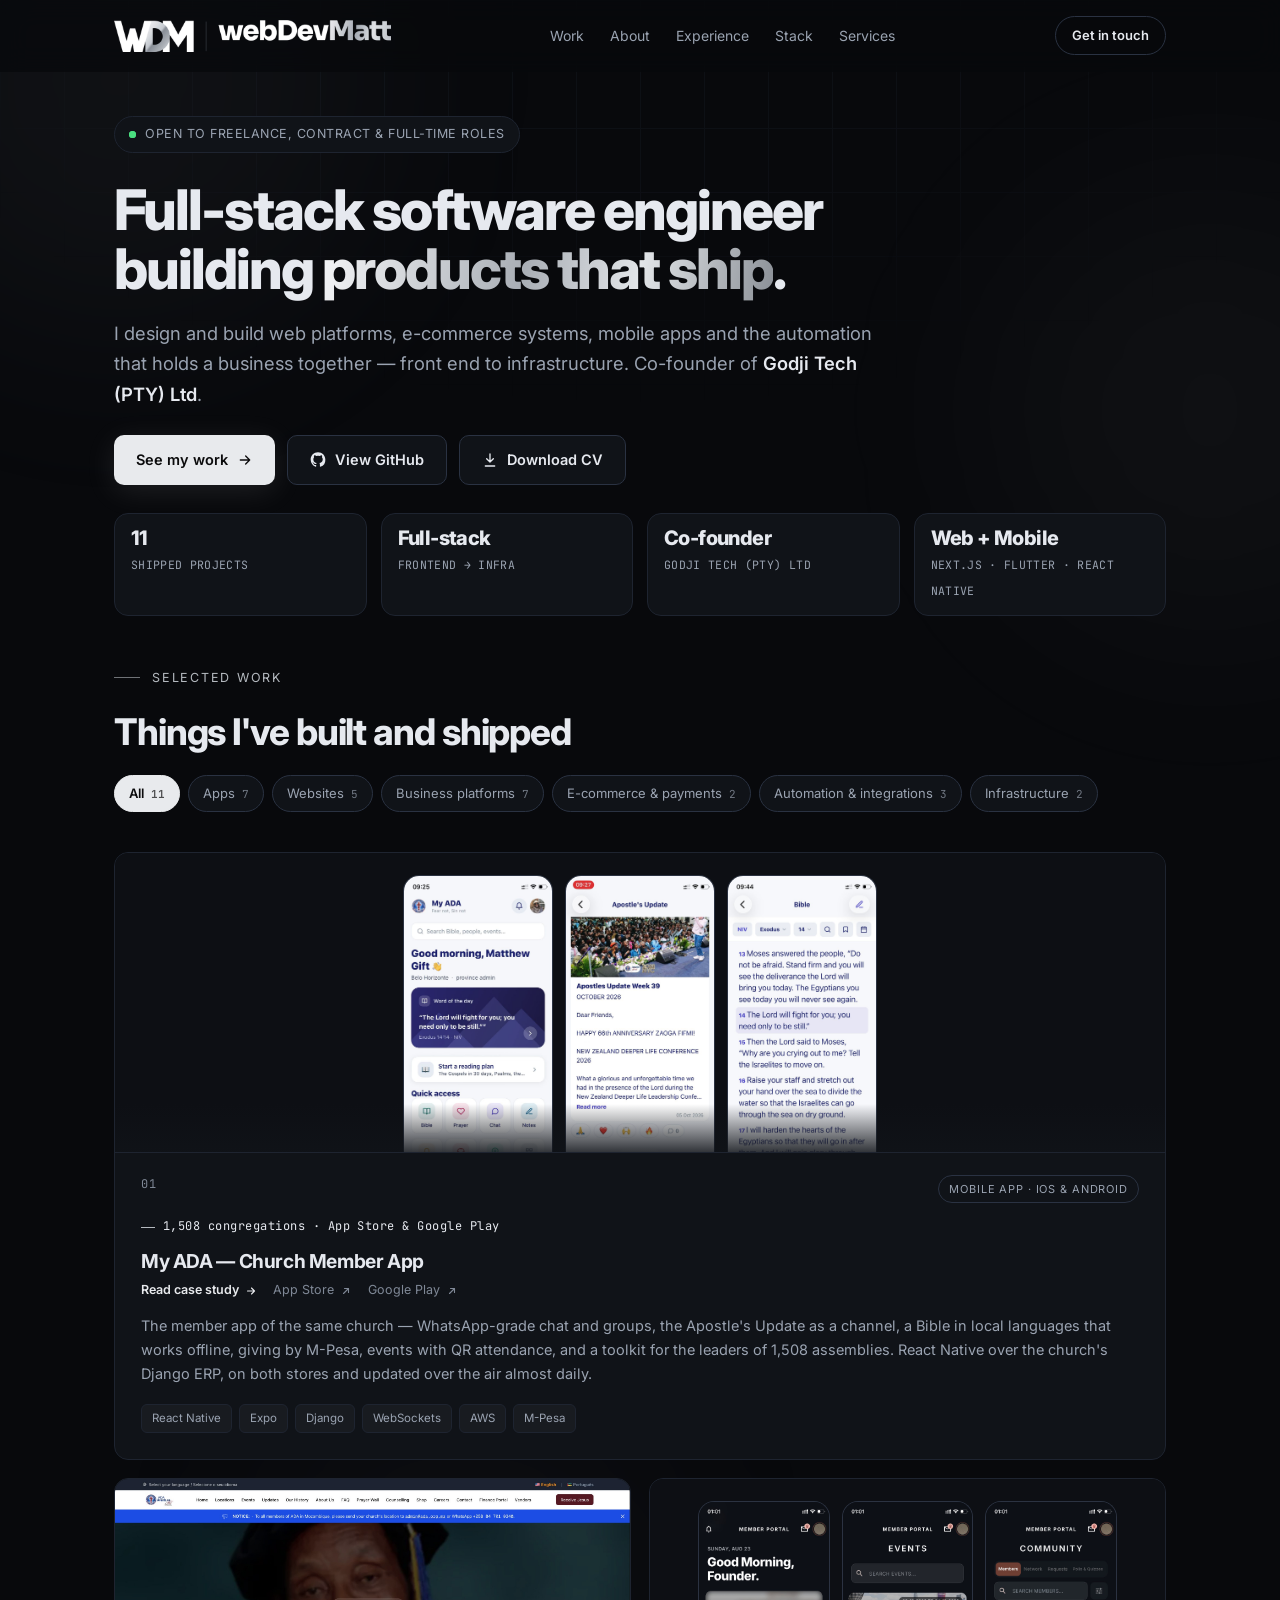
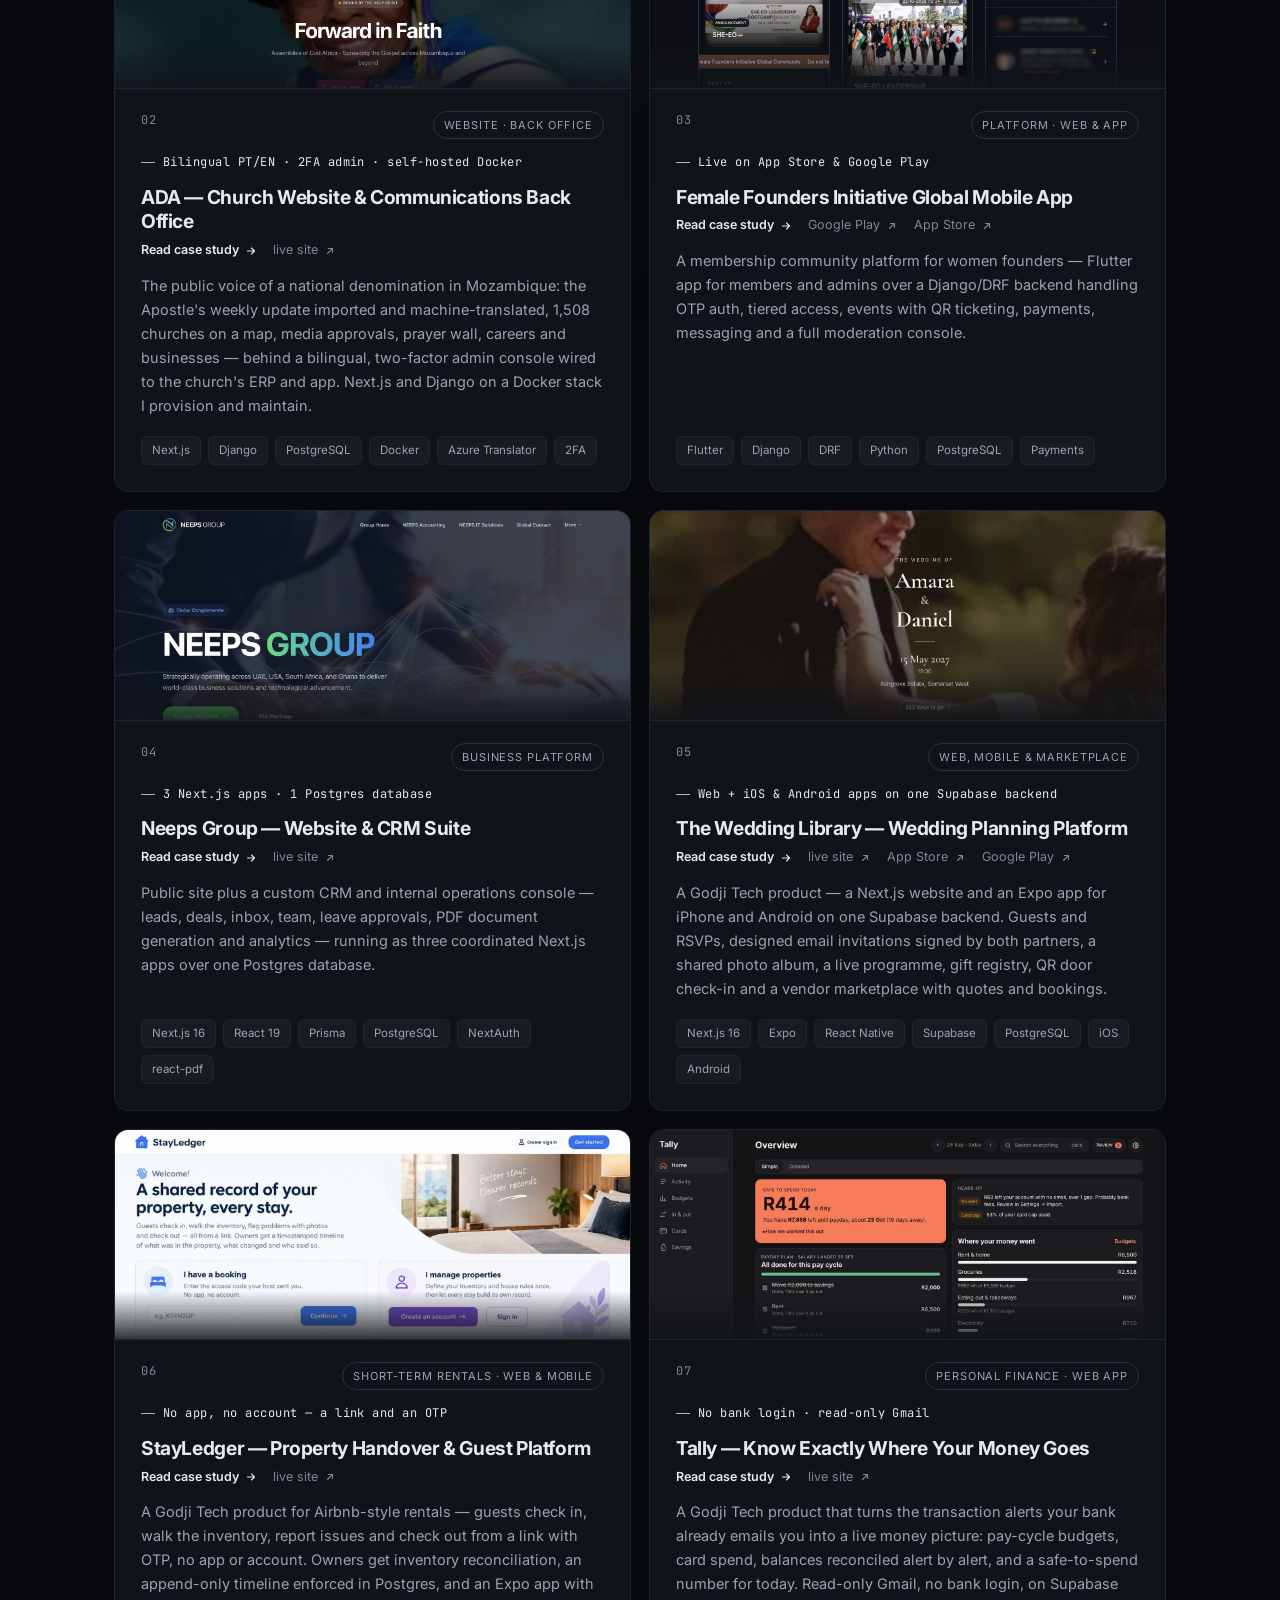
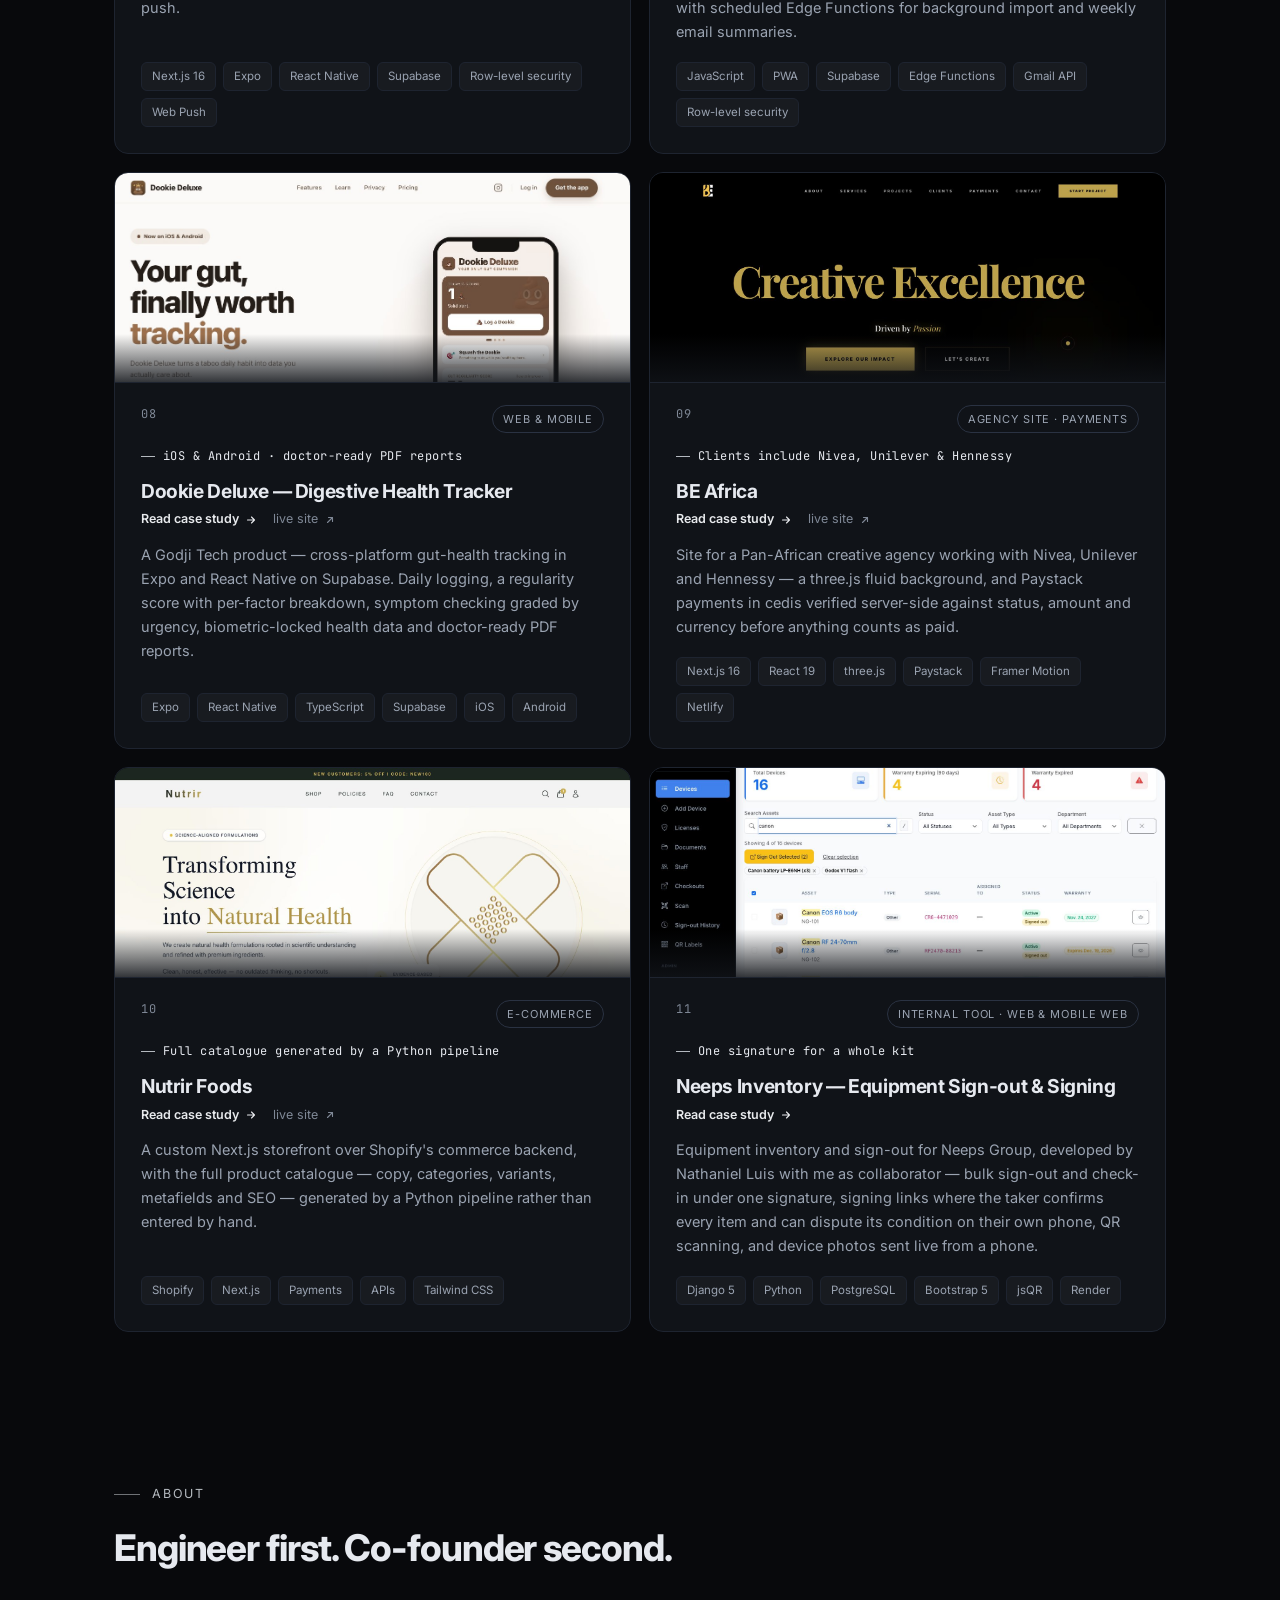
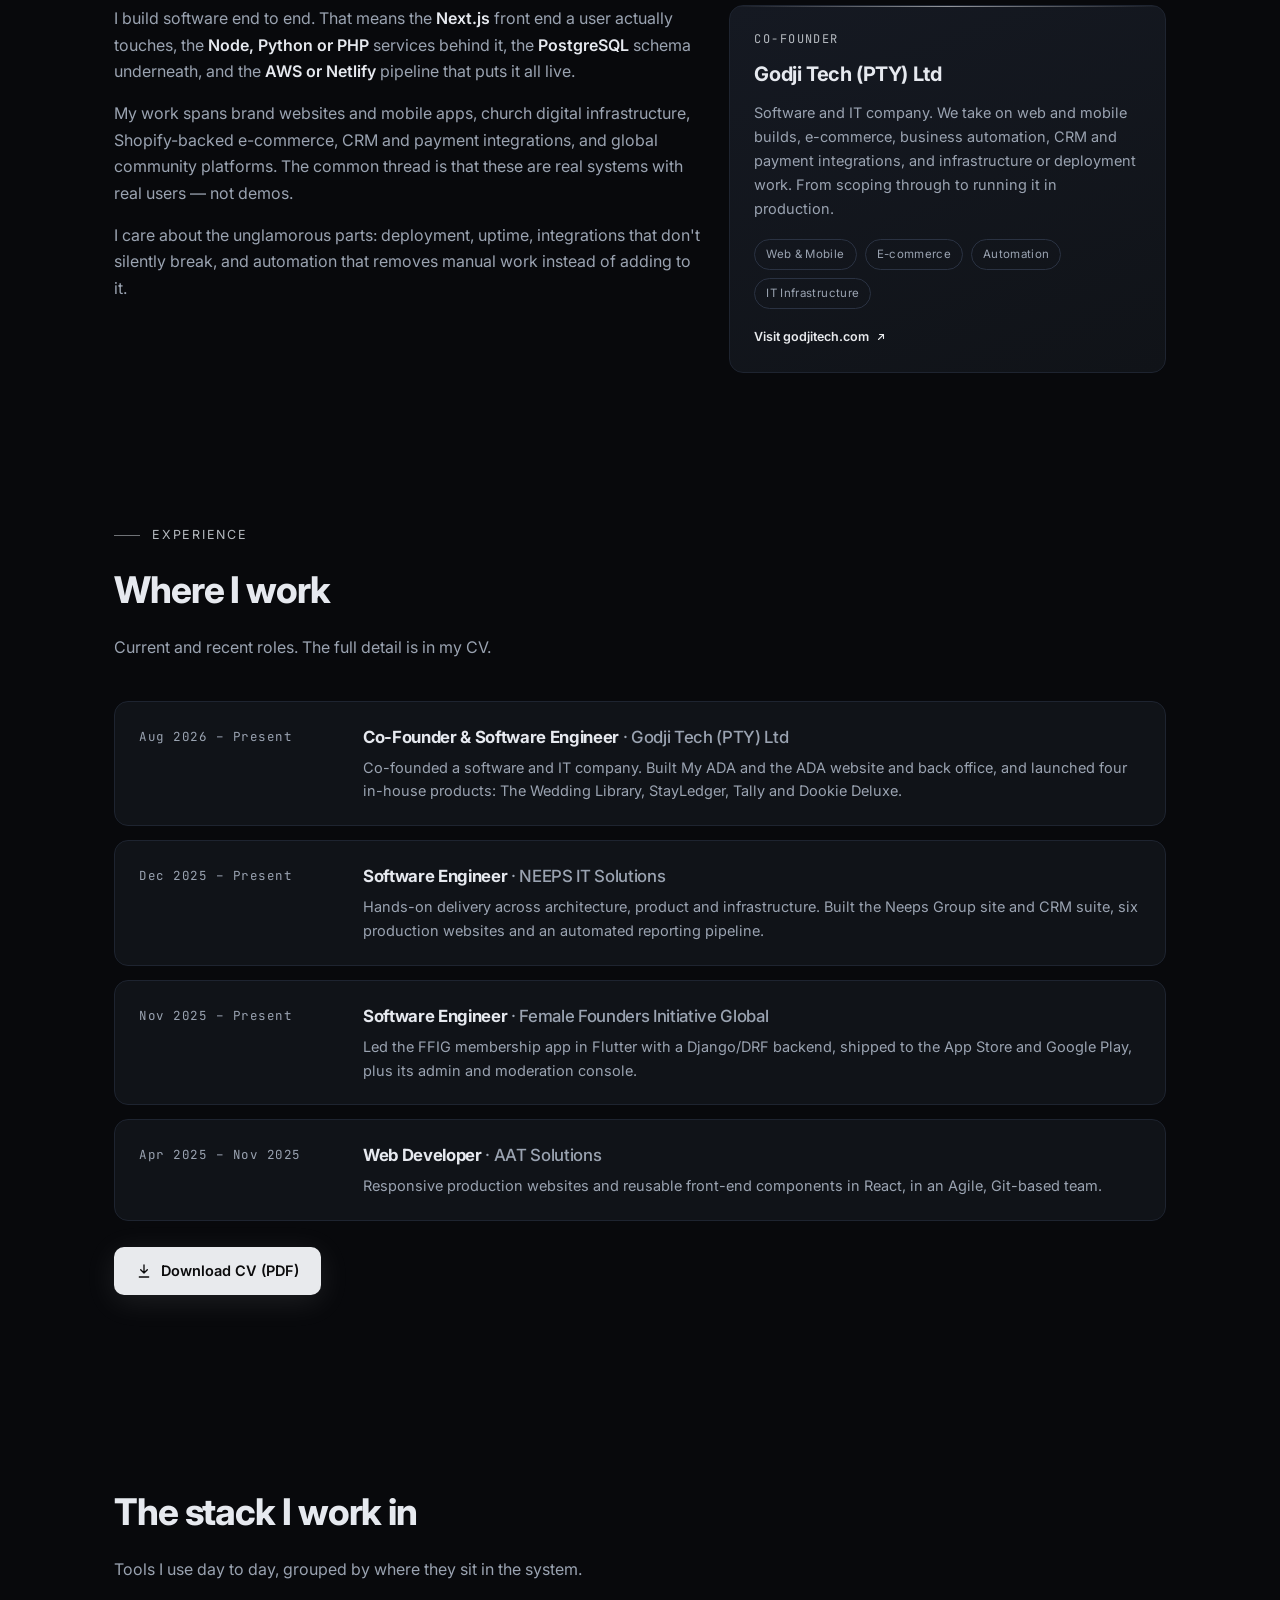
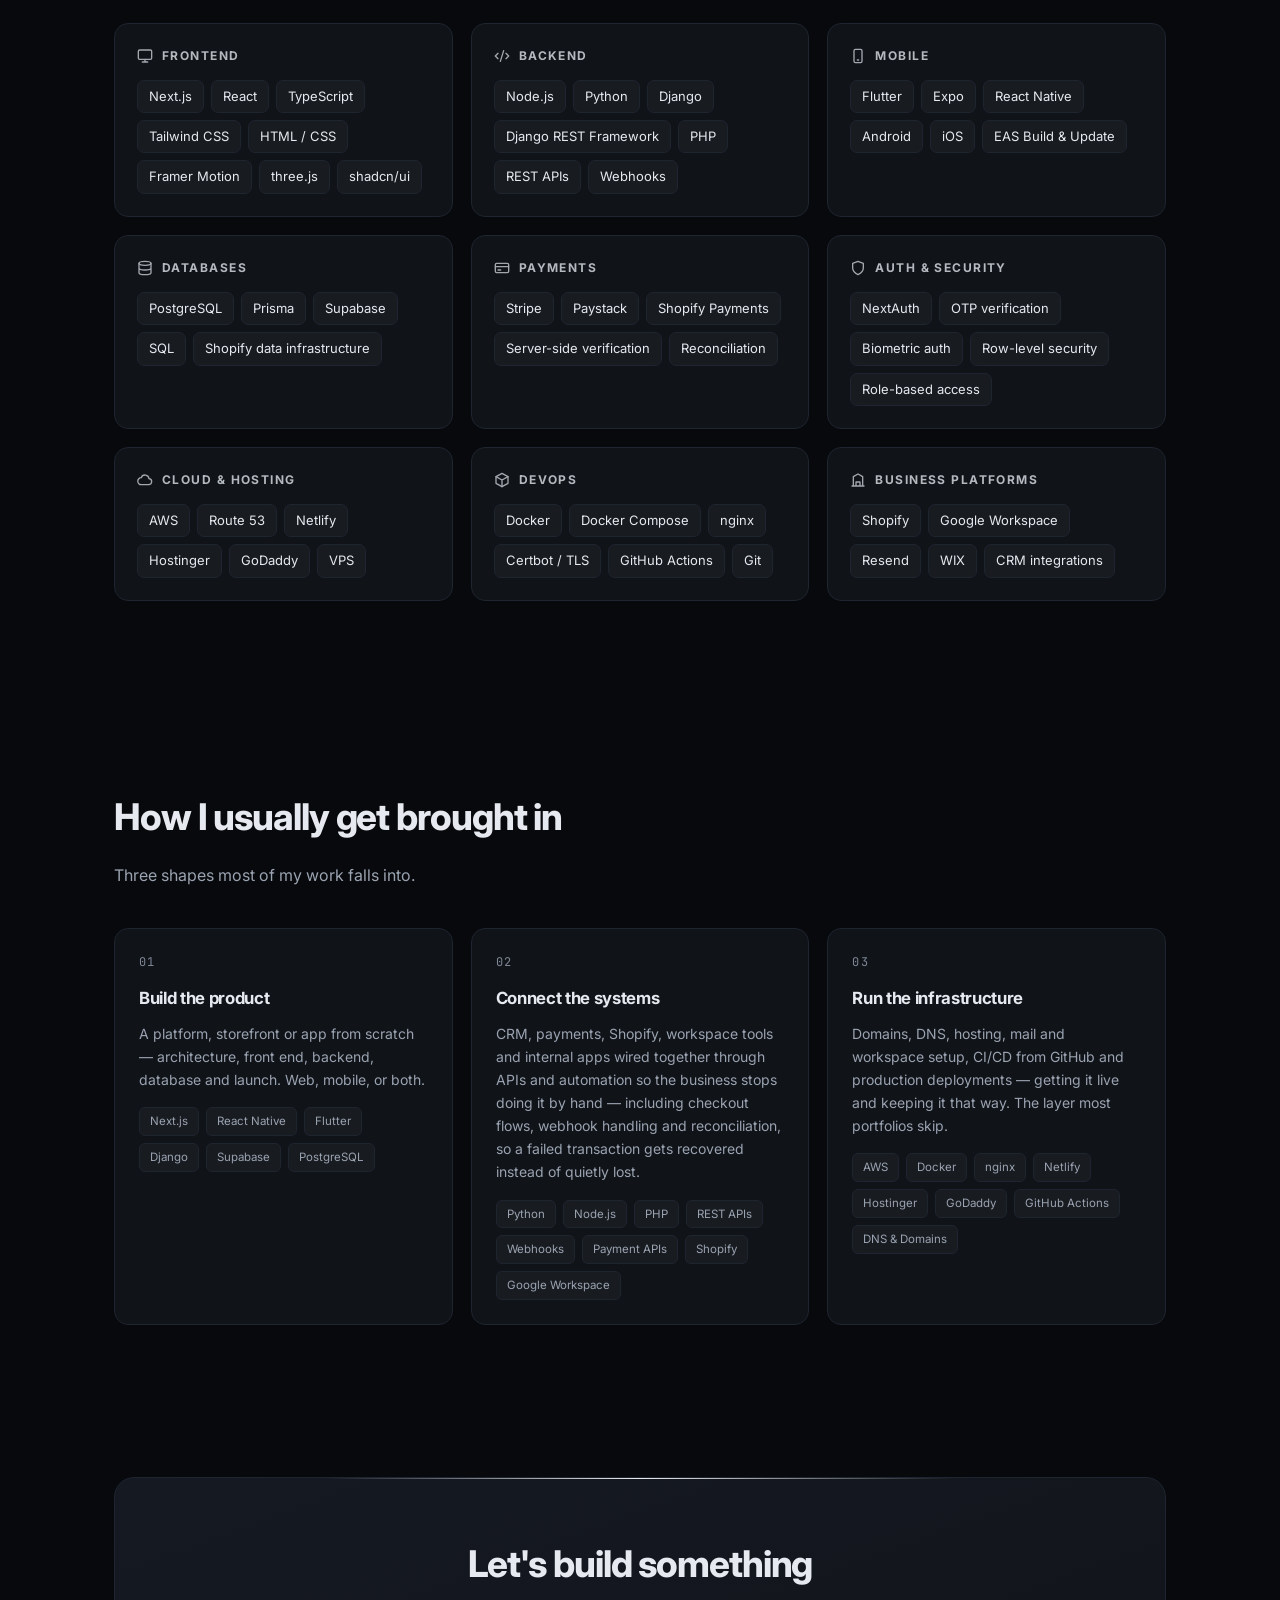
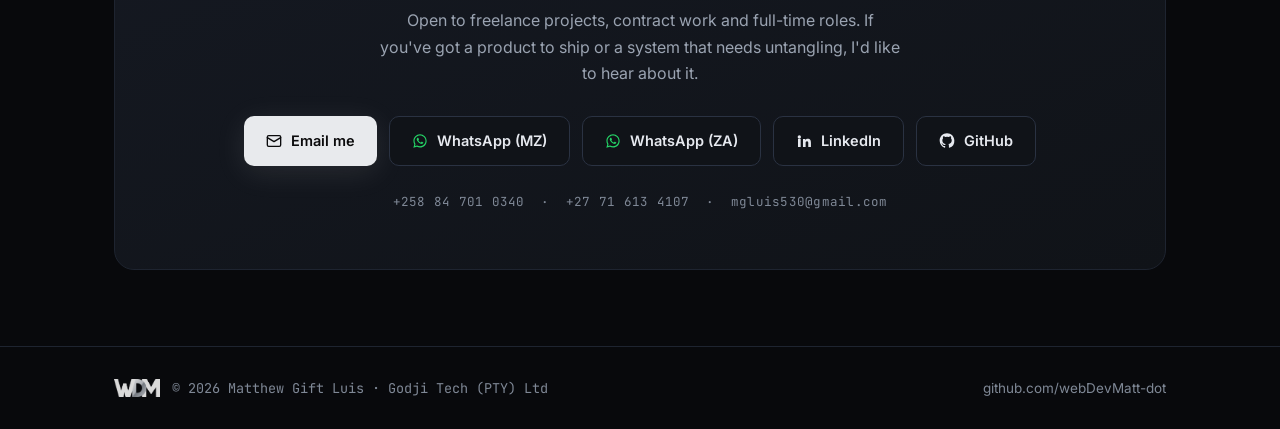
<file: index.html>
<!DOCTYPE html>
<html lang="en">
<head>
<meta charset="utf-8">
<meta name="viewport" content="width=device-width, initial-scale=1">
<title>Matthew Gift Luis — Full-Stack Software Engineer &amp; Co-Founder</title>
<meta name="description" content="Full-stack software engineer building web platforms, e-commerce systems, mobile apps and business automation. Co-founder of Godji Tech (PTY) Ltd.">
<link rel="icon" href="favicon.ico" sizes="any">
<link rel="icon" type="image/png" sizes="32x32" href="assets/brand/favicon-32.png">
<link rel="apple-touch-icon" href="assets/brand/apple-touch-icon.png">
<meta property="og:image" content="https://webdevmatt-dot.github.io/portfolio/assets/brand/og-image.jpg">
<meta property="og:image:width" content="1200">
<meta property="og:image:height" content="630">
<meta name="twitter:card" content="summary_large_image">
<meta name="theme-color" content="#08090c">
<link rel="preconnect" href="https://fonts.googleapis.com">
<link rel="preconnect" href="https://fonts.gstatic.com" crossorigin>
<link href="https://fonts.googleapis.com/css2?family=Inter:wght@400;500;600;700;800&family=JetBrains+Mono:wght@400;500;700&display=swap" rel="stylesheet">
<style>
  :root{
    --bg:#08090c;
    --bg-2:#0d0f14;
    --surface:#101318;
    --surface-2:#151922;
    --line:#1e2430;
    --line-2:#2a3242;
    --text:#e6e9ef;
    --muted:#9aa3b1;
    --dim:#7f8896;
    --accent:#e8eaed;
    --accent-2:#b4b9bf;
    --accent-3:#7d838a;
    --wa:#25D366;
    --glow:rgba(232,234,237,.10);
    --live:#4ade80;
    --radius:14px;
    --max:1100px;
  }
  *{box-sizing:border-box;margin:0;padding:0}
  html{scroll-behavior:smooth}
  body{
    background:var(--bg);
    color:var(--text);
    font-family:'Inter',-apple-system,BlinkMacSystemFont,'Segoe UI',sans-serif;
    font-size:16px;
    line-height:1.65;
    -webkit-font-smoothing:antialiased;
    overflow-x:hidden;
  }
  ::selection{background:var(--accent);color:#0b0b0c}
  a{color:inherit;text-decoration:none}
  .mono{font-family:'JetBrains Mono',ui-monospace,SFMono-Regular,Menlo,monospace}

  /* ---------- ambient background ---------- */
  .bg-grid{
    position:fixed;inset:0;z-index:0;pointer-events:none;
    background-image:
      linear-gradient(var(--line) 1px,transparent 1px),
      linear-gradient(90deg,var(--line) 1px,transparent 1px);
    background-size:64px 64px;
    opacity:.28;
    mask-image:radial-gradient(ellipse 80% 60% at 50% 0%,#000 30%,transparent 75%);
    -webkit-mask-image:radial-gradient(ellipse 80% 60% at 50% 0%,#000 30%,transparent 75%);
  }
  .bg-orb{position:fixed;z-index:0;pointer-events:none;border-radius:50%;filter:blur(110px);opacity:.5}
  .orb-1{width:520px;height:520px;top:-180px;left:-140px;background:rgba(180,185,191,.10)}
  .orb-2{width:460px;height:460px;top:180px;right:-160px;background:rgba(232,234,237,.07)}
  .orb-3{width:420px;height:420px;top:1400px;left:20%;background:rgba(125,131,138,.10)}

  .wrap{position:relative;z-index:1;max-width:var(--max);margin:0 auto;padding:0 24px}

  /* ---------- nav ---------- */
  header{
    position:sticky;top:0;z-index:50;
    backdrop-filter:blur(14px);-webkit-backdrop-filter:blur(14px);
    background:rgba(8,9,12,.72);
    border-bottom:1px solid transparent;
    transition:border-color .3s ease;
  }
  header.scrolled{border-bottom-color:var(--line)}
  nav{max-width:var(--max);margin:0 auto;padding:16px 24px;display:flex;align-items:center;justify-content:space-between;gap:16px}
  .brand{display:flex;align-items:center;gap:10px;font-weight:700;letter-spacing:-.02em;font-size:15px}
  .brand img{display:block;height:32px;width:auto}
  .brand .brand-mark{display:none;height:26px}
  @media(max-width:520px){.brand .brand-lockup{display:none}.brand .brand-mark{display:block}}
  .nav-links{display:flex;gap:26px;align-items:center}
  .nav-links a{font-size:14px;color:var(--muted);transition:color .18s}
  .nav-links a:hover{color:var(--text)}
  .nav-cta{font-size:13px;font-weight:600;padding:8px 16px;border-radius:99px;border:1px solid var(--line-2);color:var(--text);transition:all .2s}
  .nav-cta:hover{border-color:var(--accent);color:var(--accent);box-shadow:0 0 24px var(--glow)}
  @media(max-width:760px){.nav-links{display:none}}

  /* ---------- hero ---------- */
  .hero{padding:44px 0 28px}
  .status{
    display:inline-flex;align-items:center;gap:9px;
    font-size:12.5px;letter-spacing:.04em;text-transform:uppercase;
    color:var(--muted);border:1px solid var(--line);background:var(--surface);
    padding:7px 14px;border-radius:99px;margin-bottom:28px;
  }
  .pulse{width:7px;height:7px;border-radius:50%;background:var(--live);position:relative;flex:none}
  .pulse::after{content:'';position:absolute;inset:0;border-radius:50%;background:var(--live);animation:ping 2s cubic-bezier(0,0,.2,1) infinite}
  @keyframes ping{75%,100%{transform:scale(2.6);opacity:0}}

  h1{font-size:clamp(2.2rem,5.4vw,3.5rem);line-height:1.06;font-weight:800;letter-spacing:-.035em;margin-bottom:18px}
  h1 .grad{
    background:linear-gradient(100deg,#f4f5f7 0%,#a9aeb5 45%,#e2e5e8 70%,#8b9097 100%);
    -webkit-background-clip:text;background-clip:text;color:transparent;
  }
  .lede{font-size:clamp(1rem,2.1vw,1.15rem);color:var(--muted);max-width:64ch;margin-bottom:26px}
  .lede strong{color:var(--text);font-weight:600}
  .lede + .lede{margin-bottom:34px}

  .btns{display:flex;flex-wrap:wrap;gap:12px;margin-bottom:28px}
  .btn{
    display:inline-flex;align-items:center;gap:9px;
    font-size:14.5px;font-weight:600;padding:12px 22px;border-radius:10px;
    transition:transform .18s ease, box-shadow .18s ease, background .18s ease, border-color .18s ease;
  }
  .btn:active{transform:translateY(1px)}
  .btn-primary{background:var(--accent);color:#0b0b0c;box-shadow:0 6px 30px var(--glow)}
  .btn-primary:hover{background:#fff;box-shadow:0 8px 42px rgba(232,234,237,.22);transform:translateY(-2px)}
  .btn-ghost{border:1px solid var(--line-2);color:var(--text);background:var(--surface)}
  .btn-ghost:hover{border-color:var(--dim);transform:translateY(-2px)}
  .btn-wa{border:1px solid var(--line-2);color:var(--text);background:var(--surface)}
  .btn-wa:hover{border-color:var(--dim);transform:translateY(-2px)}
  .btn-wa svg{color:var(--wa)}
  .btn svg{width:16px;height:16px;flex:none}

  .stats{display:flex;flex-wrap:wrap;gap:14px}
  .stat{flex:1 1 150px;border:1px solid var(--line);background:var(--surface);border-radius:var(--radius);padding:12px 16px}
  .stat b{display:block;font-size:1.25rem;font-weight:800;letter-spacing:-.03em;line-height:1.2}
  .stat span{font-size:11.5px;color:var(--muted);letter-spacing:.03em}

  /* ---------- sections ---------- */
  section{padding:76px 0;position:relative;z-index:1}
  /* work follows the hero directly, so it doesn't need the full section gap */
  #work{padding-top:24px}
  #work h2{margin-bottom:18px}
  .sec-label{display:flex;align-items:center;gap:12px;font-size:12.5px;letter-spacing:.14em;text-transform:uppercase;color:var(--accent-2);margin-bottom:14px}
  .sec-label::before{content:'';width:26px;height:1px;background:var(--accent-2);opacity:.6}
  h2{font-size:clamp(1.6rem,3.6vw,2.3rem);font-weight:750;letter-spacing:-.03em;margin-bottom:14px}
  .sec-sub{color:var(--muted);max-width:62ch;margin-bottom:40px}

  /* ---------- about ---------- */
  .about-grid{display:grid;grid-template-columns:1.35fr 1fr;gap:26px;align-items:start}
  @media(max-width:820px){.about-grid{grid-template-columns:1fr}}
  .about-body p{color:var(--muted);margin-bottom:16px}
  .about-body strong{color:var(--text);font-weight:600}
  .card{border:1px solid var(--line);background:var(--surface);border-radius:var(--radius);padding:24px}
  .founder-card{background:linear-gradient(160deg,var(--surface-2),var(--surface));position:relative;overflow:hidden}
  .founder-card::before{content:'';position:absolute;top:0;left:0;right:0;height:1px;background:linear-gradient(90deg,transparent,var(--accent),transparent);opacity:.6}
  .founder-card .role{font-size:12px;letter-spacing:.12em;text-transform:uppercase;color:var(--accent-2);margin-bottom:8px}
  .founder-card h3{font-size:1.25rem;font-weight:700;letter-spacing:-.02em;margin-bottom:10px}
  .founder-card p{font-size:14.5px;color:var(--muted)}
  .founder-meta{display:flex;flex-wrap:wrap;gap:8px;margin-top:18px}
  .founder-site{margin-top:18px}
  .chip{font-size:11.5px;letter-spacing:.03em;padding:5px 11px;border-radius:99px;border:1px solid var(--line-2);color:var(--muted)}

  /* ---------- projects ---------- */
  .projects{display:grid;grid-template-columns:repeat(2,1fr);gap:18px}
  @media(max-width:820px){.projects{grid-template-columns:1fr}}
  .proj{
    border:1px solid var(--line);background:var(--surface);border-radius:var(--radius);
    padding:26px;position:relative;overflow:hidden;
    transition:border-color .25s ease, transform .25s ease, background .25s ease;
    display:flex;flex-direction:column;
  }
  .proj::after{
    content:'';position:absolute;inset:0;pointer-events:none;opacity:0;transition:opacity .3s;
    background:radial-gradient(420px circle at var(--mx,50%) var(--my,0%),rgba(255,255,255,.045),transparent 45%);
  }
  .proj:hover{border-color:var(--line-2);transform:translateY(-3px);background:var(--surface-2)}
  .proj:hover::after{opacity:1}
  .proj.has-study{cursor:pointer}
  .proj.featured{grid-column:span 2}
  @media(max-width:820px){.proj.featured{grid-column:span 1}}
  /* filtered view: an even two-up grid, so hidden cards never leave gaps */
  .projects.filtered .proj.featured{grid-column:span 1}
  .proj[hidden]{display:none}

  /* work filter */
  .work-filter{display:flex;flex-wrap:wrap;gap:8px;margin:-6px 0 10px}
  .wf-chip{
    font:inherit;font-size:13px;color:var(--muted);background:var(--surface);
    border:1px solid var(--line-2);border-radius:99px;padding:7px 14px;cursor:pointer;
    display:inline-flex;align-items:center;gap:7px;transition:color .18s,border-color .18s,background .18s;
  }
  .wf-chip:hover{color:var(--text);border-color:var(--muted)}
  .wf-chip:focus-visible{outline:2px solid var(--accent);outline-offset:2px}
  .wf-chip[aria-pressed="true"]{color:#0b0b0c;background:var(--accent);border-color:var(--accent);font-weight:600}
  .wf-n{font-size:11px;opacity:.7;font-family:'JetBrains Mono',ui-monospace,monospace}
  .wf-status{font-size:12px;color:var(--dim);margin:0 0 18px;min-height:1em}
  @media(max-width:520px){
    .work-filter{flex-wrap:nowrap;overflow-x:auto;margin-left:-24px;margin-right:-24px;padding:0 24px 6px;scrollbar-width:none}
    .work-filter::-webkit-scrollbar{display:none}
    .wf-chip{flex:none}
  }
  .proj-top{display:flex;align-items:flex-start;justify-content:space-between;gap:14px;margin-bottom:14px}
  .proj-idx{font-size:12px;color:var(--dim);letter-spacing:.08em}
  .proj-type{font-size:11px;letter-spacing:.08em;text-transform:uppercase;padding:4px 10px;border-radius:99px;border:1px solid var(--line-2);color:var(--muted);white-space:nowrap}
  .proj h3{font-size:1.2rem;font-weight:700;letter-spacing:-.02em;margin-bottom:6px;line-height:1.3}
  .proj-links{display:flex;flex-wrap:wrap;align-items:center;gap:8px 16px;margin-bottom:12px}
  .proj-link{
    display:inline-flex;align-items:center;gap:6px;
    font-size:12.5px;color:var(--accent-2);
    border-bottom:1px solid transparent;transition:border-color .18s,color .18s;
    position:relative;z-index:2;
  }
  .proj-links + p, .proj-link + p{margin-top:0}
  .proj-link svg{width:12px;height:12px;flex:none}
  .proj-link:hover{border-bottom-color:var(--accent-2)}
  .proj-link.alt{color:var(--dim)}
  .proj-link.alt:hover{color:var(--muted);border-bottom-color:var(--dim)}
  .proj-link.study{font-weight:600;color:var(--accent)}
  .proj-link.study:hover{border-bottom-color:var(--accent)}
  .proj p{font-size:14.5px;color:var(--muted);margin-bottom:18px;flex:1}
  .tags{display:flex;flex-wrap:wrap;gap:7px}
  .tag{font-size:11.5px;padding:4px 10px;border-radius:6px;background:rgba(255,255,255,.035);border:1px solid var(--line);color:var(--muted)}

  /* ---------- stack ---------- */
  .stack{display:grid;grid-template-columns:repeat(3,1fr);gap:18px}
  @media(max-width:900px){.stack{grid-template-columns:repeat(2,1fr)}}
  @media(max-width:560px){.stack{grid-template-columns:1fr}}
  .stack-card{border:1px solid var(--line);background:var(--surface);border-radius:var(--radius);padding:22px;transition:border-color .25s}
  .stack-card:hover{border-color:var(--line-2)}
  .stack-card h3{font-size:12px;letter-spacing:.12em;text-transform:uppercase;color:var(--accent-2);margin-bottom:14px;display:flex;align-items:center;gap:9px}
  .stack-card h3 .ico{width:16px;height:16px;flex:none;opacity:.9}
  .stack-card ul{list-style:none;display:flex;flex-wrap:wrap;gap:7px}
  .stack-card li{font-size:13px;padding:5px 11px;border-radius:7px;background:rgba(255,255,255,.035);border:1px solid var(--line);color:var(--text)}

  /* ---------- services ---------- */
  .services{display:grid;grid-template-columns:repeat(3,1fr);gap:18px}
  @media(max-width:820px){.services{grid-template-columns:1fr}}
  .svc{border:1px solid var(--line);background:var(--surface);border-radius:var(--radius);padding:24px}
  .svc .num{font-size:12px;color:var(--dim);letter-spacing:.1em;margin-bottom:12px}
  .svc h3{font-size:1.05rem;font-weight:700;letter-spacing:-.02em;margin-bottom:9px}
  .svc p{font-size:14px;color:var(--muted)}

  /* ---------- contact ---------- */
  .contact-card{
    border:1px solid var(--line);border-radius:20px;padding:clamp(30px,5vw,56px);
    background:linear-gradient(160deg,var(--surface-2) 0%,var(--surface) 100%);
    position:relative;overflow:hidden;text-align:center;
  }
  .contact-card::before{content:'';position:absolute;top:0;left:50%;transform:translateX(-50%);width:60%;height:1px;background:linear-gradient(90deg,transparent,var(--accent),transparent)}
  .contact-card h2{margin-bottom:12px}
  .contact-card p{color:var(--muted);max-width:52ch;margin:0 auto 30px}
  .contact-btns{display:flex;flex-wrap:wrap;gap:12px;justify-content:center;margin-bottom:26px}
  .wa-note{font-size:12.5px;color:var(--dim);letter-spacing:.02em}

  footer{border-top:1px solid var(--line);padding:30px 0;position:relative;z-index:1}
  .foot{display:flex;flex-wrap:wrap;gap:14px;align-items:center;justify-content:space-between;font-size:13.5px;color:var(--dim)}
  .foot-left{display:flex;align-items:center;gap:12px}
  .foot-mark{height:18px;width:auto;opacity:.85}
  .foot a{transition:color .18s}
  .foot a:hover{color:var(--accent)}

  /* ---------- reveal ---------- */
  .reveal{opacity:0;transform:translateY(18px);transition:opacity .6s cubic-bezier(.2,.7,.3,1),transform .6s cubic-bezier(.2,.7,.3,1)}
  .reveal.in{opacity:1;transform:none}
  @media(prefers-reduced-motion:reduce){
    .reveal{opacity:1;transform:none;transition:none}
    .pulse::after{animation:none}
    html{scroll-behavior:auto}
  }

  /* ---------- project thumbnails & metrics ---------- */
  .proj-thumb{margin:-26px -26px 22px;height:210px;overflow:hidden;border-bottom:1px solid var(--line);background:var(--bg-2);position:relative}
  .proj.featured .proj-thumb{height:300px}
  .proj-thumb img{width:100%;height:100%;object-fit:cover;object-position:top center;display:block;transition:transform .5s cubic-bezier(.2,.7,.3,1);filter:saturate(.92)}
  .proj:hover .proj-thumb img{transform:scale(1.025)}
  .proj-thumb.phones{display:flex;gap:12px;justify-content:center;align-items:flex-start;padding:22px 22px 0}
  .proj-thumb.phones img{width:28%;max-width:150px;height:auto;object-fit:initial;border-radius:16px 16px 0 0;border:1px solid var(--line-2);border-bottom:0}
  .proj-thumb::after{content:'';position:absolute;inset:auto 0 0 0;height:48px;background:linear-gradient(transparent,rgba(16,19,24,.85));pointer-events:none}
  .proj-metric{display:inline-flex;align-items:center;gap:8px;font-size:12px;letter-spacing:.04em;color:var(--text);margin-bottom:12px}
  .proj-metric::before{content:'';width:14px;height:1px;background:var(--accent-2)}

  /* ---------- services: capability tags ---------- */
  .svc .tags{margin-top:16px}

  /* ---------- experience ---------- */
  .xp{display:grid;gap:14px}
  .xp-item{display:grid;grid-template-columns:200px 1fr;gap:24px;border:1px solid var(--line);background:var(--surface);border-radius:var(--radius);padding:22px 24px}
  @media(max-width:700px){.xp-item{grid-template-columns:1fr;gap:6px}}
  .xp-when{font-size:12.5px;color:var(--muted);letter-spacing:.04em;padding-top:3px}
  .xp-item h3{font-size:1.05rem;font-weight:700;letter-spacing:-.02em;margin-bottom:4px}
  .xp-item h3 span{color:var(--muted);font-weight:500}
  .xp-item p{font-size:14.5px;color:var(--muted)}
  .xp-cta{display:flex;flex-wrap:wrap;gap:12px;margin-top:26px}
</style>
</head>
<body>

<div class="bg-grid"></div>
<div class="bg-orb orb-1"></div>
<div class="bg-orb orb-2"></div>
<div class="bg-orb orb-3"></div>

<header id="hdr">
  <nav>
    <a href="#top" class="brand" aria-label="webDevMatt, back to top">
      <img class="brand-lockup" src="assets/brand/wdm-lockup.png" alt="WDM | webDevMatt" width="830" height="96">
      <img class="brand-mark" src="assets/brand/wdm-mark.png" alt="WDM" width="245" height="96">
    </a>
    <div class="nav-links">
      <a href="#work">Work</a>
      <a href="#about">About</a>
      <a href="#experience">Experience</a>
      <a href="#stack">Stack</a>
      <a href="#services">Services</a>
    </div>
    <a href="#contact" class="nav-cta">Get in touch</a>
  </nav>
</header>

<main id="top">

  <!-- HERO -->
  <section class="hero">
    <div class="wrap">
      <div class="status reveal" data-pf="status"><span class="pulse"></span> Open to freelance, contract &amp; full-time roles</div>
      <h1 class="reveal">Full-stack software engineer<br>building <span class="grad">products that ship</span>.</h1>
      <p class="lede reveal" data-pf="hero_lede">
        I design and build web platforms, e-commerce systems, mobile apps and the automation that
        holds a business together — front end to infrastructure. Co-founder of
        <strong>Godji&nbsp;Tech (PTY) Ltd</strong>.
      </p>
      <div class="btns reveal">
        <a href="#work" class="btn btn-primary">
          See my work
          <svg viewBox="0 0 24 24" fill="none" stroke="currentColor" stroke-width="2" stroke-linecap="round" stroke-linejoin="round" aria-hidden="true"><path d="M5 12h14M13 6l6 6-6 6"/></svg>
        </a>
        <a href="https://github.com/webDevMatt-dot" class="btn btn-ghost" target="_blank" rel="noopener">
          <svg viewBox="0 0 24 24" fill="currentColor" aria-hidden="true"><path d="M12 .5C5.73.5.99 5.24.99 11.5c0 4.86 3.15 8.98 7.52 10.44.55.1.75-.24.75-.53v-1.86c-3.06.67-3.71-1.47-3.71-1.47-.5-1.28-1.23-1.62-1.23-1.62-1-.69.08-.67.08-.67 1.11.08 1.69 1.14 1.69 1.14.98 1.69 2.58 1.2 3.21.92.1-.71.39-1.2.7-1.48-2.44-.28-5.01-1.22-5.01-5.45 0-1.2.43-2.19 1.14-2.96-.12-.28-.5-1.4.1-2.92 0 0 .93-.3 3.05 1.13a10.5 10.5 0 0 1 5.56 0c2.11-1.43 3.04-1.13 3.04-1.13.61 1.52.23 2.64.11 2.92.71.77 1.14 1.76 1.14 2.96 0 4.24-2.58 5.17-5.03 5.44.4.34.75 1.02.75 2.06v3.06c0 .29.2.64.76.53A10.53 10.53 0 0 0 23 11.5C23 5.24 18.27.5 12 .5Z"/></svg>
          View GitHub
        </a>
        <a href="assets/Matthew_Gift_Luis_CV.pdf" class="btn btn-ghost" download>
          <svg viewBox="0 0 24 24" fill="none" stroke="currentColor" stroke-width="2" stroke-linecap="round" stroke-linejoin="round" aria-hidden="true"><path d="M12 3v12M7 10l5 5 5-5M5 21h14"/></svg>
          Download CV
        </a>
      </div>
      <div class="stats reveal">
        <div class="stat"><b id="projCount">11</b><span class="mono">SHIPPED PROJECTS</span></div>
        <div class="stat"><b>Full-stack</b><span class="mono">FRONTEND → INFRA</span></div>
        <div class="stat"><b>Co-founder</b><span class="mono">GODJI TECH (PTY) LTD</span></div>
        <div class="stat"><b>Web + Mobile</b><span class="mono">NEXT.JS · FLUTTER · REACT NATIVE</span></div>
      </div>
    </div>
  </section>

  <!-- WORK -->
  <section id="work">
    <div class="wrap">
      <div class="sec-label reveal">Selected work</div>
      <h2 class="reveal">Things I've built and shipped</h2>

      <div class="work-filter reveal" role="toolbar" aria-label="Filter work by type">
        <button type="button" class="wf-chip" data-filter="all" aria-pressed="true">All <span class="wf-n"></span></button>
        <button type="button" class="wf-chip" data-filter="apps" aria-pressed="false">Apps <span class="wf-n"></span></button>
        <button type="button" class="wf-chip" data-filter="websites" aria-pressed="false">Websites <span class="wf-n"></span></button>
        <button type="button" class="wf-chip" data-filter="platforms" aria-pressed="false">Business platforms <span class="wf-n"></span></button>
        <button type="button" class="wf-chip" data-filter="commerce" aria-pressed="false">E-commerce &amp; payments <span class="wf-n"></span></button>
        <button type="button" class="wf-chip" data-filter="automation" aria-pressed="false">Automation &amp; integrations <span class="wf-n"></span></button>
        <button type="button" class="wf-chip" data-filter="infrastructure" aria-pressed="false">Infrastructure <span class="wf-n"></span></button>
      </div>
      <p class="wf-status mono" aria-live="polite"></p>

      <div class="projects">

        <article class="proj featured reveal" data-cats="apps platforms infrastructure">
          <div class="proj-thumb phones"><img src="assets/shots/myada-home.jpg" alt="" loading="lazy"><img src="assets/shots/myada-feed.jpg" alt="" loading="lazy"><img src="assets/shots/myada-bible.jpg" alt="" loading="lazy"></div>
          <div class="proj-top">
            <span class="proj-idx mono">01</span>
            <span class="proj-type">Mobile app · iOS &amp; Android</span>
          </div>
          <div class="proj-metric mono">1,508 congregations · App Store &amp; Google Play</div>
          <h3>My ADA — Church Member App</h3>
          <div class="proj-links">
            <a class="proj-link study" href="case-studies/my-ada.html">
              Read case study
              <svg viewBox="0 0 24 24" fill="none" stroke="currentColor" stroke-width="2.2" stroke-linecap="round" stroke-linejoin="round"><path d="M5 12h14M13 6l6 6-6 6"/></svg>
            </a>
            <a class="proj-link alt" href="https://apps.apple.com/app/myada-avante-na-f%C3%A9/id6804218181" target="_blank" rel="noopener">
              App Store
              <svg viewBox="0 0 24 24" fill="none" stroke="currentColor" stroke-width="2.2" stroke-linecap="round" stroke-linejoin="round"><path d="M7 17 17 7M9 7h8v8"/></svg>
            </a>
            <a class="proj-link alt" href="https://play.google.com/store/apps/details?id=com.giftluis.adafinance" target="_blank" rel="noopener">
              Google Play
              <svg viewBox="0 0 24 24" fill="none" stroke="currentColor" stroke-width="2.2" stroke-linecap="round" stroke-linejoin="round"><path d="M7 17 17 7M9 7h8v8"/></svg>
            </a>
          </div>
          <p>
            The member app of the same church — WhatsApp-grade chat and groups, the Apostle's Update
            as a channel, a Bible in local languages that works offline, giving by M-Pesa, events with
            QR attendance, and a toolkit for the leaders of 1,508 assemblies. React Native over the
            church's Django ERP, on both stores and updated over the air almost daily.
          </p>
          <div class="tags">
            <span class="tag">React Native</span><span class="tag">Expo</span><span class="tag">Django</span>
            <span class="tag">WebSockets</span><span class="tag">AWS</span><span class="tag">M-Pesa</span>
          </div>
        </article>

        <article class="proj reveal" data-cats="websites platforms automation infrastructure">
          <div class="proj-thumb"><img src="assets/shots/ada-home.jpg" alt="Screenshot of ADA — Church Website & Communications Back Office" loading="lazy"></div>
          <div class="proj-top">
            <span class="proj-idx mono">02</span>
            <span class="proj-type">Website · Back office</span>
          </div>
          <div class="proj-metric mono">Bilingual PT/EN · 2FA admin · self-hosted Docker</div>
          <h3>ADA — Church Website &amp; Communications Back Office</h3>
          <div class="proj-links">
            <a class="proj-link study" href="case-studies/ada.html">
              Read case study
              <svg viewBox="0 0 24 24" fill="none" stroke="currentColor" stroke-width="2.2" stroke-linecap="round" stroke-linejoin="round"><path d="M5 12h14M13 6l6 6-6 6"/></svg>
            </a>
            <a class="proj-link alt" href="https://ada.org.mz/" target="_blank" rel="noopener">
              live site
              <svg viewBox="0 0 24 24" fill="none" stroke="currentColor" stroke-width="2.2" stroke-linecap="round" stroke-linejoin="round"><path d="M7 17 17 7M9 7h8v8"/></svg>
            </a>
          </div>
          <p>
            The public voice of a national denomination in Mozambique: the Apostle's weekly update
            imported and machine-translated, 1,508 churches on a map, media approvals, prayer wall,
            careers and businesses — behind a bilingual, two-factor admin console wired to the
            church's ERP and app. Next.js and Django on a Docker stack I provision and maintain.
          </p>
          <div class="tags">
            <span class="tag">Next.js</span><span class="tag">Django</span><span class="tag">PostgreSQL</span>
            <span class="tag">Docker</span><span class="tag">Azure Translator</span><span class="tag">2FA</span>
          </div>
        </article>

        <article class="proj reveal" data-cats="apps platforms">
          <div class="proj-thumb phones"><img src="assets/shots/ffig-home.jpg" alt="" loading="lazy"><img src="assets/shots/ffig-events.jpg" alt="" loading="lazy"><img src="assets/shots/ffig-community.jpg" alt="" loading="lazy"></div>
          <div class="proj-top">
            <span class="proj-idx mono">03</span>
            <span class="proj-type">Platform · Web &amp; App</span>
          </div>
          <div class="proj-metric mono">Live on App Store &amp; Google Play</div>
          <h3>Female Founders Initiative Global Mobile App</h3>
          <div class="proj-links">
            <a class="proj-link study" href="case-studies/female-founders.html">
              Read case study
              <svg viewBox="0 0 24 24" fill="none" stroke="currentColor" stroke-width="2.2" stroke-linecap="round" stroke-linejoin="round"><path d="M5 12h14M13 6l6 6-6 6"/></svg>
            </a>
            <a class="proj-link alt" href="https://play.google.com/store/apps/details?id=com.ffiglobal.mobile_app" target="_blank" rel="noopener">
              Google Play
              <svg viewBox="0 0 24 24" fill="none" stroke="currentColor" stroke-width="2.2" stroke-linecap="round" stroke-linejoin="round"><path d="M7 17 17 7M9 7h8v8"/></svg>
            </a>
            <a class="proj-link alt" href="https://apps.apple.com/za/app/female-founders-initiative-glo/id6759861790" target="_blank" rel="noopener">
              App Store
              <svg viewBox="0 0 24 24" fill="none" stroke="currentColor" stroke-width="2.2" stroke-linecap="round" stroke-linejoin="round"><path d="M7 17 17 7M9 7h8v8"/></svg>
            </a>
          </div>
          <p>
            A membership community platform for women founders — Flutter app for members and admins
            over a Django/DRF backend handling OTP auth, tiered access, events with QR ticketing,
            payments, messaging and a full moderation console.
          </p>
          <div class="tags">
            <span class="tag">Flutter</span><span class="tag">Django</span><span class="tag">DRF</span>
            <span class="tag">Python</span><span class="tag">PostgreSQL</span><span class="tag">Payments</span>
          </div>
        </article>

        <article class="proj reveal" data-cats="websites platforms">
          <div class="proj-thumb"><img src="assets/shots/neeps-group-home.jpg" alt="Screenshot of Neeps Group — Website & CRM Suite" loading="lazy"></div>
          <div class="proj-top">
            <span class="proj-idx mono">04</span>
            <span class="proj-type">Business platform</span>
          </div>
          <div class="proj-metric mono">3 Next.js apps · 1 Postgres database</div>
          <h3>Neeps Group — Website &amp; CRM Suite</h3>
          <div class="proj-links">
            <a class="proj-link study" href="case-studies/neeps-group.html">
              Read case study
              <svg viewBox="0 0 24 24" fill="none" stroke="currentColor" stroke-width="2.2" stroke-linecap="round" stroke-linejoin="round"><path d="M5 12h14M13 6l6 6-6 6"/></svg>
            </a>
            <a class="proj-link alt" href="https://neepsconsulting.com/" target="_blank" rel="noopener">
              live site
              <svg viewBox="0 0 24 24" fill="none" stroke="currentColor" stroke-width="2.2" stroke-linecap="round" stroke-linejoin="round"><path d="M7 17 17 7M9 7h8v8"/></svg>
            </a>
          </div>
          <p>
            Public site plus a custom CRM and internal operations console — leads, deals, inbox, team,
            leave approvals, PDF document generation and analytics — running as three coordinated
            Next.js apps over one Postgres database.
          </p>
          <div class="tags">
            <span class="tag">Next.js 16</span><span class="tag">React 19</span><span class="tag">Prisma</span>
            <span class="tag">PostgreSQL</span><span class="tag">NextAuth</span><span class="tag">react-pdf</span>
          </div>
        </article>

        <article class="proj reveal" data-cats="apps websites platforms">
          <div class="proj-thumb"><img src="assets/shots/twl-website.jpg" alt="Screenshot of The Wedding Library — Wedding Planning Platform" loading="lazy"></div>
          <div class="proj-top">
            <span class="proj-idx mono">05</span>
            <span class="proj-type">Web, Mobile &amp; Marketplace</span>
          </div>
          <div class="proj-metric mono">Web + iOS &amp; Android apps on one Supabase backend</div>
          <h3>The Wedding Library — Wedding Planning Platform</h3>
          <div class="proj-links">
            <a class="proj-link study" href="case-studies/the-wedding-library.html">
              Read case study
              <svg viewBox="0 0 24 24" fill="none" stroke="currentColor" stroke-width="2.2" stroke-linecap="round" stroke-linejoin="round"><path d="M5 12h14M13 6l6 6-6 6"/></svg>
            </a>
            <a class="proj-link alt" href="https://weddings.godjitech.com/" target="_blank" rel="noopener">
              live site
              <svg viewBox="0 0 24 24" fill="none" stroke="currentColor" stroke-width="2.2" stroke-linecap="round" stroke-linejoin="round"><path d="M7 17 17 7M9 7h8v8"/></svg>
            </a>
            <a class="proj-link alt" href="https://apps.apple.com/app/id6811011359" target="_blank" rel="noopener">
              App Store
              <svg viewBox="0 0 24 24" fill="none" stroke="currentColor" stroke-width="2.2" stroke-linecap="round" stroke-linejoin="round"><path d="M7 17 17 7M9 7h8v8"/></svg>
            </a>
            <a class="proj-link alt" href="https://play.google.com/store/apps/details?id=com.godjitech.weddinglibrary" target="_blank" rel="noopener">
              Google Play
              <svg viewBox="0 0 24 24" fill="none" stroke="currentColor" stroke-width="2.2" stroke-linecap="round" stroke-linejoin="round"><path d="M7 17 17 7M9 7h8v8"/></svg>
            </a>
          </div>
          <p>
            A Godji Tech product — a Next.js website and an Expo app for iPhone and Android on one Supabase backend.
            Guests and RSVPs, designed email invitations signed by both partners, a shared photo album,
            a live programme, gift registry, QR door check-in and a vendor marketplace with quotes and
            bookings.
          </p>
          <div class="tags">
            <span class="tag">Next.js 16</span><span class="tag">Expo</span><span class="tag">React Native</span>
            <span class="tag">Supabase</span><span class="tag">PostgreSQL</span><span class="tag">iOS</span><span class="tag">Android</span>
          </div>
        </article>

        <article class="proj reveal" data-cats="apps platforms">
          <div class="proj-thumb"><img src="assets/shots/sl-landing.jpg" alt="Screenshot of StayLedger — Property Handover & Guest Platform" loading="lazy"></div>
          <div class="proj-top">
            <span class="proj-idx mono">06</span>
            <span class="proj-type">Short-term rentals · Web &amp; Mobile</span>
          </div>
          <div class="proj-metric mono">No app, no account — a link and an OTP</div>
          <h3>StayLedger — Property Handover &amp; Guest Platform</h3>
          <div class="proj-links">
            <a class="proj-link study" href="case-studies/stayledger.html">
              Read case study
              <svg viewBox="0 0 24 24" fill="none" stroke="currentColor" stroke-width="2.2" stroke-linecap="round" stroke-linejoin="round"><path d="M5 12h14M13 6l6 6-6 6"/></svg>
            </a>
            <a class="proj-link alt" href="https://stayledger.godjitech.com/" target="_blank" rel="noopener">
              live site
              <svg viewBox="0 0 24 24" fill="none" stroke="currentColor" stroke-width="2.2" stroke-linecap="round" stroke-linejoin="round"><path d="M7 17 17 7M9 7h8v8"/></svg>
            </a>
          </div>
          <p>
            A Godji Tech product for Airbnb-style rentals — guests check in, walk the inventory, report
            issues and check out from a link with OTP, no app or account. Owners get inventory
            reconciliation, an append-only timeline enforced in Postgres, and an Expo app with push.
          </p>
          <div class="tags">
            <span class="tag">Next.js 16</span><span class="tag">Expo</span><span class="tag">React Native</span>
            <span class="tag">Supabase</span><span class="tag">Row-level security</span><span class="tag">Web Push</span>
          </div>
        </article>

        <article class="proj reveal" data-cats="apps automation">
          <div class="proj-thumb"><img src="assets/shots/tally-home.jpg" alt="Screenshot of Tally — Know Exactly Where Your Money Goes" loading="lazy"></div>
          <div class="proj-top">
            <span class="proj-idx mono">07</span>
            <span class="proj-type">Personal finance · Web app</span>
          </div>
          <div class="proj-metric mono">No bank login · read-only Gmail</div>
          <h3>Tally — Know Exactly Where Your Money Goes</h3>
          <div class="proj-links">
            <a class="proj-link study" href="case-studies/tally.html">
              Read case study
              <svg viewBox="0 0 24 24" fill="none" stroke="currentColor" stroke-width="2.2" stroke-linecap="round" stroke-linejoin="round"><path d="M5 12h14M13 6l6 6-6 6"/></svg>
            </a>
            <a class="proj-link alt" href="https://tally.godjitech.com/" target="_blank" rel="noopener">
              live site
              <svg viewBox="0 0 24 24" fill="none" stroke="currentColor" stroke-width="2.2" stroke-linecap="round" stroke-linejoin="round"><path d="M7 17 17 7M9 7h8v8"/></svg>
            </a>
          </div>
          <p>
            A Godji Tech product that turns the transaction alerts your bank already emails you into a live
            money picture: pay-cycle budgets, card spend, balances reconciled alert by alert, and a
            safe-to-spend number for today. Read-only Gmail, no bank login, on Supabase with scheduled
            Edge Functions for background import and weekly email summaries.
          </p>
          <div class="tags">
            <span class="tag">JavaScript</span><span class="tag">PWA</span><span class="tag">Supabase</span>
            <span class="tag">Edge Functions</span><span class="tag">Gmail API</span><span class="tag">Row-level security</span>
          </div>
        </article>

        <article class="proj reveal" data-cats="apps">
          <div class="proj-thumb"><img src="assets/shots/dd-site.jpg" alt="Screenshot of Dookie Deluxe — Digestive Health Tracker" loading="lazy"></div>
          <div class="proj-top">
            <span class="proj-idx mono">08</span>
            <span class="proj-type">Web &amp; Mobile</span>
          </div>
          <div class="proj-metric mono">iOS &amp; Android · doctor-ready PDF reports</div>
          <h3>Dookie Deluxe — Digestive Health Tracker</h3>
          <div class="proj-links">
            <a class="proj-link study" href="case-studies/dookie-deluxe.html">
              Read case study
              <svg viewBox="0 0 24 24" fill="none" stroke="currentColor" stroke-width="2.2" stroke-linecap="round" stroke-linejoin="round"><path d="M5 12h14M13 6l6 6-6 6"/></svg>
            </a>
            <a class="proj-link alt" href="https://dookiedeluxe.com/" target="_blank" rel="noopener">
              live site
              <svg viewBox="0 0 24 24" fill="none" stroke="currentColor" stroke-width="2.2" stroke-linecap="round" stroke-linejoin="round"><path d="M7 17 17 7M9 7h8v8"/></svg>
            </a>
          </div>
          <p>
            A Godji Tech product — cross-platform gut-health tracking in Expo and React Native on
            Supabase. Daily logging, a regularity score with per-factor breakdown, symptom checking
            graded by urgency, biometric-locked health data and doctor-ready PDF reports.
          </p>
          <div class="tags">
            <span class="tag">Expo</span><span class="tag">React Native</span><span class="tag">TypeScript</span>
            <span class="tag">Supabase</span><span class="tag">iOS</span><span class="tag">Android</span>
          </div>
        </article>

        <article class="proj reveal" data-cats="websites commerce">
          <div class="proj-thumb"><img src="assets/shots/bea-hero.jpg" alt="Screenshot of BE Africa" loading="lazy"></div>
          <div class="proj-top">
            <span class="proj-idx mono">09</span>
            <span class="proj-type">Agency site · Payments</span>
          </div>
          <div class="proj-metric mono">Clients include Nivea, Unilever &amp; Hennessy</div>
          <h3>BE Africa</h3>
          <div class="proj-links">
            <a class="proj-link study" href="case-studies/be-africa.html">
              Read case study
              <svg viewBox="0 0 24 24" fill="none" stroke="currentColor" stroke-width="2.2" stroke-linecap="round" stroke-linejoin="round"><path d="M5 12h14M13 6l6 6-6 6"/></svg>
            </a>
            <a class="proj-link alt" href="https://beafricagh.com/" target="_blank" rel="noopener">
              live site
              <svg viewBox="0 0 24 24" fill="none" stroke="currentColor" stroke-width="2.2" stroke-linecap="round" stroke-linejoin="round"><path d="M7 17 17 7M9 7h8v8"/></svg>
            </a>
          </div>
          <p>
            Site for a Pan-African creative agency working with Nivea, Unilever and Hennessy — a
            three.js fluid background, and Paystack payments in cedis verified server-side against
            status, amount and currency before anything counts as paid.
          </p>
          <div class="tags">
            <span class="tag">Next.js 16</span><span class="tag">React 19</span><span class="tag">three.js</span>
            <span class="tag">Paystack</span><span class="tag">Framer Motion</span><span class="tag">Netlify</span>
          </div>
        </article>

        <article class="proj reveal" data-cats="websites commerce automation">
          <div class="proj-thumb"><img src="assets/shots/nutrir-home.jpg" alt="Screenshot of Nutrir Foods" loading="lazy"></div>
          <div class="proj-top">
            <span class="proj-idx mono">10</span>
            <span class="proj-type">E-commerce</span>
          </div>
          <div class="proj-metric mono">Full catalogue generated by a Python pipeline</div>
          <h3>Nutrir Foods</h3>
          <div class="proj-links">
            <a class="proj-link study" href="case-studies/nutrir-foods.html">
              Read case study
              <svg viewBox="0 0 24 24" fill="none" stroke="currentColor" stroke-width="2.2" stroke-linecap="round" stroke-linejoin="round"><path d="M5 12h14M13 6l6 6-6 6"/></svg>
            </a>
            <a class="proj-link alt" href="https://www.nutrirfoods.com/" target="_blank" rel="noopener">
              live site
              <svg viewBox="0 0 24 24" fill="none" stroke="currentColor" stroke-width="2.2" stroke-linecap="round" stroke-linejoin="round"><path d="M7 17 17 7M9 7h8v8"/></svg>
            </a>
          </div>
          <p>
            A custom Next.js storefront over Shopify's commerce backend, with the full product
            catalogue — copy, categories, variants, metafields and SEO — generated by a Python
            pipeline rather than entered by hand.
          </p>
          <div class="tags">
            <span class="tag">Shopify</span><span class="tag">Next.js</span><span class="tag">Payments</span>
            <span class="tag">APIs</span><span class="tag">Tailwind CSS</span>
          </div>
        </article>

        <article class="proj reveal" data-cats="apps platforms">
          <div class="proj-thumb"><img src="assets/shots/inv-devices.jpg" alt="Screenshot of Neeps Inventory — Equipment Sign-out & Signing" loading="lazy"></div>
          <div class="proj-top">
            <span class="proj-idx mono">11</span>
            <span class="proj-type">Internal tool · Web &amp; mobile web</span>
          </div>
          <div class="proj-metric mono">One signature for a whole kit</div>
          <h3>Neeps Inventory — Equipment Sign-out &amp; Signing</h3>
          <div class="proj-links">
            <a class="proj-link study" href="case-studies/neeps-inventory.html">
              Read case study
              <svg viewBox="0 0 24 24" fill="none" stroke="currentColor" stroke-width="2.2" stroke-linecap="round" stroke-linejoin="round"><path d="M5 12h14M13 6l6 6-6 6"/></svg>
            </a>
          </div>
          <p>
            Equipment inventory and sign-out for Neeps Group, developed by Nathaniel Luis with me as
            collaborator — bulk sign-out and check-in under one signature, signing links where the taker
            confirms every item and can dispute its condition on their own phone, QR scanning, and device
            photos sent live from a phone.
          </p>
          <div class="tags">
            <span class="tag">Django 5</span><span class="tag">Python</span><span class="tag">PostgreSQL</span>
            <span class="tag">Bootstrap 5</span><span class="tag">jsQR</span><span class="tag">Render</span>
          </div>
        </article>

      </div>
    </div>
  </section>

  <!-- ABOUT -->
  <section id="about">
    <div class="wrap">
      <div class="sec-label reveal">About</div>
      <h2 class="reveal">Engineer first. Co-founder second.</h2>
      <div class="about-grid" style="margin-top:26px">
        <div class="about-body reveal" data-pf="about">
          <p>
            I build software end to end. That means the <strong>Next.js</strong> front end a user
            actually touches, the <strong>Node, Python or PHP</strong> services behind it, the
            <strong>PostgreSQL</strong> schema underneath, and the <strong>AWS or Netlify</strong>
            pipeline that puts it all live.
          </p>
          <p>
            My work spans brand websites and mobile apps, church digital infrastructure, Shopify-backed
            e-commerce, CRM and payment integrations, and global community platforms. The common thread
            is that these are real systems with real users — not demos.
          </p>
          <p>
            I care about the unglamorous parts: deployment, uptime, integrations that don't silently
            break, and automation that removes manual work instead of adding to it.
          </p>
        </div>
        <div class="card founder-card reveal">
          <div class="role mono">Co-founder</div>
          <h3>Godji Tech (PTY) Ltd</h3>
          <p>
            Software and IT company. We take on web and mobile builds, e-commerce, business automation,
            CRM and payment integrations, and infrastructure or deployment work. From scoping through to
            running it in production.
          </p>
          <div class="founder-meta">
            <span class="chip">Web &amp; Mobile</span>
            <span class="chip">E-commerce</span>
            <span class="chip">Automation</span>
            <span class="chip">IT Infrastructure</span>
          </div>
          <a class="proj-link study founder-site" href="https://godjitech.com/" target="_blank" rel="noopener">
            Visit godjitech.com
            <svg viewBox="0 0 24 24" fill="none" stroke="currentColor" stroke-width="2.2" stroke-linecap="round" stroke-linejoin="round" aria-hidden="true"><path d="M7 17 17 7M9 7h8v8"/></svg>
          </a>
        </div>
      </div>
    </div>
  </section>



    <!-- EXPERIENCE -->
  <section id="experience">
    <div class="wrap">
      <div class="sec-label reveal">Experience</div>
      <h2 class="reveal">Where I work</h2>
      <p class="sec-sub reveal">Current and recent roles. The full detail is in my CV.</p>
      <div class="xp" data-pf="experience">
        <div class="xp-item reveal">
          <div class="xp-when mono">Aug 2026 – Present</div>
          <div><h3>Co-Founder &amp; Software Engineer <span>· Godji Tech (PTY) Ltd</span></h3>
          <p>Co-founded a software and IT company. Built My ADA and the ADA website and back office, and launched four in-house products: The Wedding Library, StayLedger, Tally and Dookie Deluxe.</p></div>
        </div>
        <div class="xp-item reveal">
          <div class="xp-when mono">Dec 2025 – Present</div>
          <div><h3>Software Engineer <span>· NEEPS IT Solutions</span></h3>
          <p>Hands-on delivery across architecture, product and infrastructure. Built the Neeps Group site and CRM suite, six production websites and an automated reporting pipeline.</p></div>
        </div>
        <div class="xp-item reveal">
          <div class="xp-when mono">Nov 2025 – Present</div>
          <div><h3>Software Engineer <span>· Female Founders Initiative Global</span></h3>
          <p>Led the FFIG membership app in Flutter with a Django/DRF backend, shipped to the App Store and Google Play, plus its admin and moderation console.</p></div>
        </div>
        <div class="xp-item reveal">
          <div class="xp-when mono">Apr 2025 – Nov 2025</div>
          <div><h3>Web Developer <span>· AAT Solutions</span></h3>
          <p>Responsive production websites and reusable front-end components in React, in an Agile, Git-based team.</p></div>
        </div>
      </div>
      <div class="xp-cta reveal">
        <a href="assets/Matthew_Gift_Luis_CV.pdf" class="btn btn-primary" download>
          <svg viewBox="0 0 24 24" fill="none" stroke="currentColor" stroke-width="2" stroke-linecap="round" stroke-linejoin="round" aria-hidden="true"><path d="M12 3v12M7 10l5 5 5-5M5 21h14"/></svg>
          Download CV (PDF)
        </a>
      </div>
    </div>
  </section>


  <!-- STACK -->
  <section id="stack">
    <div class="wrap">
      <div class="sec-label reveal">Technology</div>
      <h2 class="reveal">The stack I work in</h2>
      <p class="sec-sub reveal">Tools I use day to day, grouped by where they sit in the system.</p>

      <div class="stack">
        <div class="stack-card reveal">
          <h3><svg class="ico" viewBox="0 0 24 24" fill="none" stroke="currentColor" stroke-width="2" stroke-linecap="round" stroke-linejoin="round"><rect x="2" y="3" width="20" height="14" rx="2"/><path d="M8 21h8M12 17v4"/></svg> Frontend</h3>
          <ul><li>Next.js</li><li>React</li><li>TypeScript</li><li>Tailwind CSS</li><li>HTML / CSS</li><li>Framer Motion</li><li>three.js</li><li>shadcn/ui</li></ul>
        </div>
        <div class="stack-card reveal">
          <h3><svg class="ico" viewBox="0 0 24 24" fill="none" stroke="currentColor" stroke-width="2" stroke-linecap="round" stroke-linejoin="round"><path d="m18 16 4-4-4-4M6 8l-4 4 4 4M14.5 4l-5 16"/></svg> Backend</h3>
          <ul><li>Node.js</li><li>Python</li><li>Django</li><li>Django REST Framework</li><li>PHP</li><li>REST APIs</li><li>Webhooks</li></ul>
        </div>
        <div class="stack-card reveal">
          <h3><svg class="ico" viewBox="0 0 24 24" fill="none" stroke="currentColor" stroke-width="2" stroke-linecap="round" stroke-linejoin="round"><rect x="6" y="2" width="12" height="20" rx="2"/><path d="M11 18h2"/></svg> Mobile</h3>
          <ul><li>Flutter</li><li>Expo</li><li>React Native</li><li>Android</li><li>iOS</li><li>EAS Build &amp; Update</li></ul>
        </div>
        <div class="stack-card reveal">
          <h3><svg class="ico" viewBox="0 0 24 24" fill="none" stroke="currentColor" stroke-width="2" stroke-linecap="round" stroke-linejoin="round"><ellipse cx="12" cy="5" rx="9" ry="3"/><path d="M3 5v14a9 3 0 0 0 18 0V5M3 12a9 3 0 0 0 18 0"/></svg> Databases</h3>
          <ul><li>PostgreSQL</li><li>Prisma</li><li>Supabase</li><li>SQL</li><li>Shopify data infrastructure</li></ul>
        </div>
        <div class="stack-card reveal">
          <h3><svg class="ico" viewBox="0 0 24 24" fill="none" stroke="currentColor" stroke-width="2" stroke-linecap="round" stroke-linejoin="round"><rect x="2" y="5" width="20" height="14" rx="2"/><path d="M2 10h20M6 15h4"/></svg> Payments</h3>
          <ul><li>Stripe</li><li>Paystack</li><li>Shopify Payments</li><li>Server-side verification</li><li>Reconciliation</li></ul>
        </div>
        <div class="stack-card reveal">
          <h3><svg class="ico" viewBox="0 0 24 24" fill="none" stroke="currentColor" stroke-width="2" stroke-linecap="round" stroke-linejoin="round"><path d="M12 22s8-4 8-10V5l-8-3-8 3v7c0 6 8 10 8 10Z"/></svg> Auth &amp; Security</h3>
          <ul><li>NextAuth</li><li>OTP verification</li><li>Biometric auth</li><li>Row-level security</li><li>Role-based access</li></ul>
        </div>
        <div class="stack-card reveal">
          <h3><svg class="ico" viewBox="0 0 24 24" fill="none" stroke="currentColor" stroke-width="2" stroke-linecap="round" stroke-linejoin="round"><path d="M17.5 19a4.5 4.5 0 0 0 .5-8.97 6 6 0 0 0-11.64-1.5A4 4 0 0 0 6.5 19Z"/></svg> Cloud &amp; Hosting</h3>
          <ul><li>AWS</li><li>Route 53</li><li>Netlify</li><li>Hostinger</li><li>GoDaddy</li><li>VPS</li></ul>
        </div>
        <div class="stack-card reveal">
          <h3><svg class="ico" viewBox="0 0 24 24" fill="none" stroke="currentColor" stroke-width="2" stroke-linecap="round" stroke-linejoin="round"><path d="M12 2 3 7v10l9 5 9-5V7Z"/><path d="M12 22V12M3 7l9 5 9-5"/></svg> DevOps</h3>
          <ul><li>Docker</li><li>Docker Compose</li><li>nginx</li><li>Certbot / TLS</li><li>GitHub Actions</li><li>Git</li></ul>
        </div>
        <div class="stack-card reveal">
          <h3><svg class="ico" viewBox="0 0 24 24" fill="none" stroke="currentColor" stroke-width="2" stroke-linecap="round" stroke-linejoin="round"><path d="M3 21h18M5 21V7l7-4 7 4v14M9 21v-6h6v6"/></svg> Business Platforms</h3>
          <ul><li>Shopify</li><li>Google Workspace</li><li>Resend</li><li>WIX</li><li>CRM integrations</li></ul>
        </div>
      </div>
    </div>
  </section>

  <!-- SERVICES -->
  <section id="services">
    <div class="wrap">
      <div class="sec-label reveal">What I do</div>
      <h2 class="reveal">How I usually get brought in</h2>
      <p class="sec-sub reveal">Three shapes most of my work falls into.</p>
      <div class="services">
        <div class="svc reveal">
          <div class="num mono">01</div>
          <h3>Build the product</h3>
          <p>A platform, storefront or app from scratch — architecture, front end, backend, database and launch. Web, mobile, or both.</p>
          <div class="tags"><span class="tag">Next.js</span><span class="tag">React Native</span><span class="tag">Flutter</span><span class="tag">Django</span><span class="tag">Supabase</span><span class="tag">PostgreSQL</span></div>
        </div>
        <div class="svc reveal">
          <div class="num mono">02</div>
          <h3>Connect the systems</h3>
          <p>CRM, payments, Shopify, workspace tools and internal apps wired together through APIs and automation so the business stops doing it by hand — including checkout flows, webhook handling and reconciliation, so a failed transaction gets recovered instead of quietly lost.</p>
          <div class="tags"><span class="tag">Python</span><span class="tag">Node.js</span><span class="tag">PHP</span><span class="tag">REST APIs</span><span class="tag">Webhooks</span><span class="tag">Payment APIs</span><span class="tag">Shopify</span><span class="tag">Google Workspace</span></div>
        </div>
        <div class="svc reveal">
          <div class="num mono">03</div>
          <h3>Run the infrastructure</h3>
          <p>Domains, DNS, hosting, mail and workspace setup, CI/CD from GitHub and production deployments — getting it live and keeping it that way. The layer most portfolios skip.</p>
          <div class="tags"><span class="tag">AWS</span><span class="tag">Docker</span><span class="tag">nginx</span><span class="tag">Netlify</span><span class="tag">Hostinger</span><span class="tag">GoDaddy</span><span class="tag">GitHub Actions</span><span class="tag">DNS &amp; Domains</span></div>
        </div>
      </div>
    </div>
  </section>

  <!-- CONTACT -->
  <section id="contact">
    <div class="wrap">
      <div class="contact-card reveal">
        <h2>Let's build something</h2>
        <p data-pf="contact_text">
          Open to freelance projects, contract work and full-time roles. If you've got a product to
          ship or a system that needs untangling, I'd like to hear about it.
        </p>
        <div class="contact-btns">
          <a href="mailto:mgluis530@gmail.com" class="btn btn-primary">
            <svg viewBox="0 0 24 24" fill="none" stroke="currentColor" stroke-width="2" stroke-linecap="round" stroke-linejoin="round" aria-hidden="true"><rect x="2" y="4" width="20" height="16" rx="2"/><path d="m22 7-10 6L2 7"/></svg>
            Email me
          </a>
          <a href="https://wa.me/258847010340" class="btn btn-wa" target="_blank" rel="noopener">
            <svg viewBox="0 0 24 24" fill="currentColor" aria-hidden="true"><path d="M12.04 2c-5.46 0-9.9 4.44-9.9 9.9 0 1.75.46 3.45 1.32 4.95L2 22l5.3-1.39a9.86 9.86 0 0 0 4.74 1.21h.01c5.46 0 9.9-4.44 9.9-9.9 0-2.65-1.03-5.14-2.9-7.01A9.82 9.82 0 0 0 12.04 2Zm0 18.02h-.01a8.2 8.2 0 0 1-4.18-1.15l-.3-.18-3.11.82.83-3.03-.2-.31a8.18 8.18 0 0 1-1.26-4.37c0-4.54 3.7-8.23 8.24-8.23 2.2 0 4.27.86 5.82 2.41a8.18 8.18 0 0 1 2.41 5.83c0 4.54-3.69 8.21-8.24 8.21Zm4.52-6.16c-.25-.12-1.47-.72-1.69-.81-.23-.08-.39-.12-.56.13-.16.24-.64.8-.78.97-.15.16-.29.18-.53.06-.25-.13-1.05-.39-1.99-1.23-.74-.66-1.23-1.47-1.38-1.72-.14-.25-.01-.38.11-.5.11-.11.25-.29.37-.44.12-.15.16-.25.25-.41.08-.17.04-.31-.02-.43-.06-.12-.56-1.34-.76-1.84-.2-.48-.4-.42-.56-.43h-.47c-.16 0-.43.06-.65.31-.22.25-.85.84-.85 2.04s.87 2.37.99 2.53c.12.16 1.71 2.61 4.14 3.66.58.25 1.03.4 1.38.51.58.19 1.11.16 1.53.1.47-.07 1.47-.6 1.67-1.18.21-.58.21-1.07.15-1.18-.06-.11-.22-.17-.47-.29Z"/></svg>
            WhatsApp (MZ)
          </a>
          <a href="https://wa.me/27716134107" class="btn btn-wa" target="_blank" rel="noopener">
            <svg viewBox="0 0 24 24" fill="currentColor" aria-hidden="true"><path d="M12.04 2c-5.46 0-9.9 4.44-9.9 9.9 0 1.75.46 3.45 1.32 4.95L2 22l5.3-1.39a9.86 9.86 0 0 0 4.74 1.21h.01c5.46 0 9.9-4.44 9.9-9.9 0-2.65-1.03-5.14-2.9-7.01A9.82 9.82 0 0 0 12.04 2Zm0 18.02h-.01a8.2 8.2 0 0 1-4.18-1.15l-.3-.18-3.11.82.83-3.03-.2-.31a8.18 8.18 0 0 1-1.26-4.37c0-4.54 3.7-8.23 8.24-8.23 2.2 0 4.27.86 5.82 2.41a8.18 8.18 0 0 1 2.41 5.83c0 4.54-3.69 8.21-8.24 8.21Zm4.52-6.16c-.25-.12-1.47-.72-1.69-.81-.23-.08-.39-.12-.56.13-.16.24-.64.8-.78.97-.15.16-.29.18-.53.06-.25-.13-1.05-.39-1.99-1.23-.74-.66-1.23-1.47-1.38-1.72-.14-.25-.01-.38.11-.5.11-.11.25-.29.37-.44.12-.15.16-.25.25-.41.08-.17.04-.31-.02-.43-.06-.12-.56-1.34-.76-1.84-.2-.48-.4-.42-.56-.43h-.47c-.16 0-.43.06-.65.31-.22.25-.85.84-.85 2.04s.87 2.37.99 2.53c.12.16 1.71 2.61 4.14 3.66.58.25 1.03.4 1.38.51.58.19 1.11.16 1.53.1.47-.07 1.47-.6 1.67-1.18.21-.58.21-1.07.15-1.18-.06-.11-.22-.17-.47-.29Z"/></svg>
            WhatsApp (ZA)
          </a>
          <a href="https://www.linkedin.com/in/matthew-gift-luis-199505210/" class="btn btn-ghost" target="_blank" rel="noopener">
            <svg viewBox="0 0 24 24" fill="currentColor" aria-hidden="true"><path d="M4.98 3.5a2.5 2.5 0 1 1 0 5 2.5 2.5 0 0 1 0-5ZM3 9h4v12H3V9Zm7 0h3.8v1.7h.05c.53-1 1.83-2.05 3.77-2.05 4.03 0 4.78 2.65 4.78 6.1V21h-4v-5.5c0-1.31-.03-3-1.83-3-1.84 0-2.12 1.43-2.12 2.9V21h-4V9Z"/></svg>
            LinkedIn
          </a>
          <a href="https://github.com/webDevMatt-dot" class="btn btn-ghost" target="_blank" rel="noopener">
            <svg viewBox="0 0 24 24" fill="currentColor" aria-hidden="true"><path d="M12 .5C5.73.5.99 5.24.99 11.5c0 4.86 3.15 8.98 7.52 10.44.55.1.75-.24.75-.53v-1.86c-3.06.67-3.71-1.47-3.71-1.47-.5-1.28-1.23-1.62-1.23-1.62-1-.69.08-.67.08-.67 1.11.08 1.69 1.14 1.69 1.14.98 1.69 2.58 1.2 3.21.92.1-.71.39-1.2.7-1.48-2.44-.28-5.01-1.22-5.01-5.45 0-1.2.43-2.19 1.14-2.96-.12-.28-.5-1.4.1-2.92 0 0 .93-.3 3.05 1.13a10.5 10.5 0 0 1 5.56 0c2.11-1.43 3.04-1.13 3.04-1.13.61 1.52.23 2.64.11 2.92.71.77 1.14 1.76 1.14 2.96 0 4.24-2.58 5.17-5.03 5.44.4.34.75 1.02.75 2.06v3.06c0 .29.2.64.76.53A10.53 10.53 0 0 0 23 11.5C23 5.24 18.27.5 12 .5Z"/></svg>
            GitHub
          </a>
        </div>
        <div class="wa-note mono">
          +258 84 701 0340 &nbsp;·&nbsp; +27 71 613 4107 &nbsp;·&nbsp; <span data-pf="email">mgluis530@gmail.com</span>
        </div>
      </div>
    </div>
  </section>

</main>

<footer>
  <div class="wrap foot">
    <span class="foot-left"><img class="foot-mark" src="assets/brand/wdm-mark.png" alt="WDM" width="245" height="96"><span class="mono">© <span id="yr">2026</span> Matthew Gift Luis · Godji Tech (PTY) Ltd</span></span>
    <span><a href="https://github.com/webDevMatt-dot" target="_blank" rel="noopener">github.com/webDevMatt-dot</a></span>
  </div>
</footer>

<script>
  document.getElementById('yr').textContent = new Date().getFullYear();

  // Work: project count + filter by type (?work=apps keeps the filter in shareable links).
  // window.pfWork() runs again when assets/pf.js swaps in the live project list.
  (function(){
    var grid = document.querySelector('.projects');
    var chips = Array.prototype.slice.call(document.querySelectorAll('.wf-chip'));
    var status = document.querySelector('.wf-status');
    var count = document.getElementById('projCount');
    var cards = [];
    var current = new URLSearchParams(location.search).get('work') || 'all';

    function has(card, f){ return f === 'all' || (' ' + card.dataset.cats + ' ').indexOf(' ' + f + ' ') > -1; }

    function apply(f, push){
      if (!chips.some(function(c){ return c.dataset.filter === f && !c.hidden; })) f = 'all';
      current = f;
      var shown = 0;
      cards.forEach(function(card){
        var on = has(card, f);
        card.hidden = !on;
        if (on) shown++;
        // cards revealed by a filter shouldn't wait for the scroll-in animation
        if (on && f !== 'all') card.classList.add('in');
      });
      chips.forEach(function(c){ c.setAttribute('aria-pressed', String(c.dataset.filter === f)); });
      grid.classList.toggle('filtered', f !== 'all');
      var chip = chips.filter(function(c){ return c.dataset.filter === f; })[0];
      // on phones the chip row scrolls sideways: keep the active chip visible (without moving the page)
      var row = chip.parentNode;
      if (row.scrollWidth > row.clientWidth) {
        row.scrollLeft = Math.max(0, chip.offsetLeft - row.offsetLeft - 24);
      }
      status.textContent = f === 'all' ? '' :
        shown + ' project' + (shown === 1 ? '' : 's') + ' in ' + chip.firstChild.textContent.trim().toLowerCase();
      if (push) {
        var url = new URL(location.href);
        if (f === 'all') url.searchParams.delete('work'); else url.searchParams.set('work', f);
        history.replaceState(null, '', url.pathname + url.search + '#work');
      }
    }
    chips.forEach(function(chip){
      chip.addEventListener('click', function(){ apply(chip.dataset.filter, true); });
    });

    function cardBehaviour(card){
      card.addEventListener('pointermove', function(ev){
        var r = card.getBoundingClientRect();
        card.style.setProperty('--mx', (ev.clientX - r.left) + 'px');
        card.style.setProperty('--my', (ev.clientY - r.top) + 'px');
      });
      // Cards with a case study open it when clicked anywhere on the card.
      // Real links inside (live site, the case study link itself) keep working,
      // and selecting text doesn't count as a click. Ctrl/Cmd/middle-click open a new tab.
      var study = card.querySelector('a.proj-link.study');
      if(!study) return;
      card.classList.add('has-study');
      function go(newTab){
        if(newTab) window.open(study.href, '_blank', 'noopener');
        else location.href = study.href;
      }
      card.addEventListener('click', function(e){
        if(e.target.closest('a')) return;
        if(window.getSelection && String(window.getSelection())) return;
        go(e.metaKey || e.ctrlKey);
      });
      card.addEventListener('auxclick', function(e){
        if(e.button === 1 && !e.target.closest('a')) go(true);
      });
    }

    window.pfWork = function(){
      cards = Array.prototype.slice.call(grid.querySelectorAll('.proj'));
      if (count) count.textContent = cards.length;
      chips.forEach(function(chip){
        var n = cards.filter(function(c){ return has(c, chip.dataset.filter); }).length;
        chip.querySelector('.wf-n').textContent = n;
        chip.hidden = !n;
      });
      cards.forEach(function(card){ if (!card.dataset.wired) { card.dataset.wired = '1'; cardBehaviour(card); } });
      apply(current, false);
    };
    window.pfWork();
  })();

  var hdr = document.getElementById('hdr');
  addEventListener('scroll', function(){
    hdr.classList.toggle('scrolled', scrollY > 8);
  }, {passive:true});

  var io = new IntersectionObserver(function(entries){
    entries.forEach(function(e){
      if(e.isIntersecting){ e.target.classList.add('in'); io.unobserve(e.target); }
    });
  }, {threshold:0.08, rootMargin:'0px 0px -40px 0px'});

  document.querySelectorAll('.reveal').forEach(function(el, i){
    el.style.transitionDelay = Math.min(i % 6, 5) * 55 + 'ms';
    io.observe(el);
  });

</script>
<script src="assets/pf.js?v=1" data-root="" defer></script>
</body>
</html>
</file>
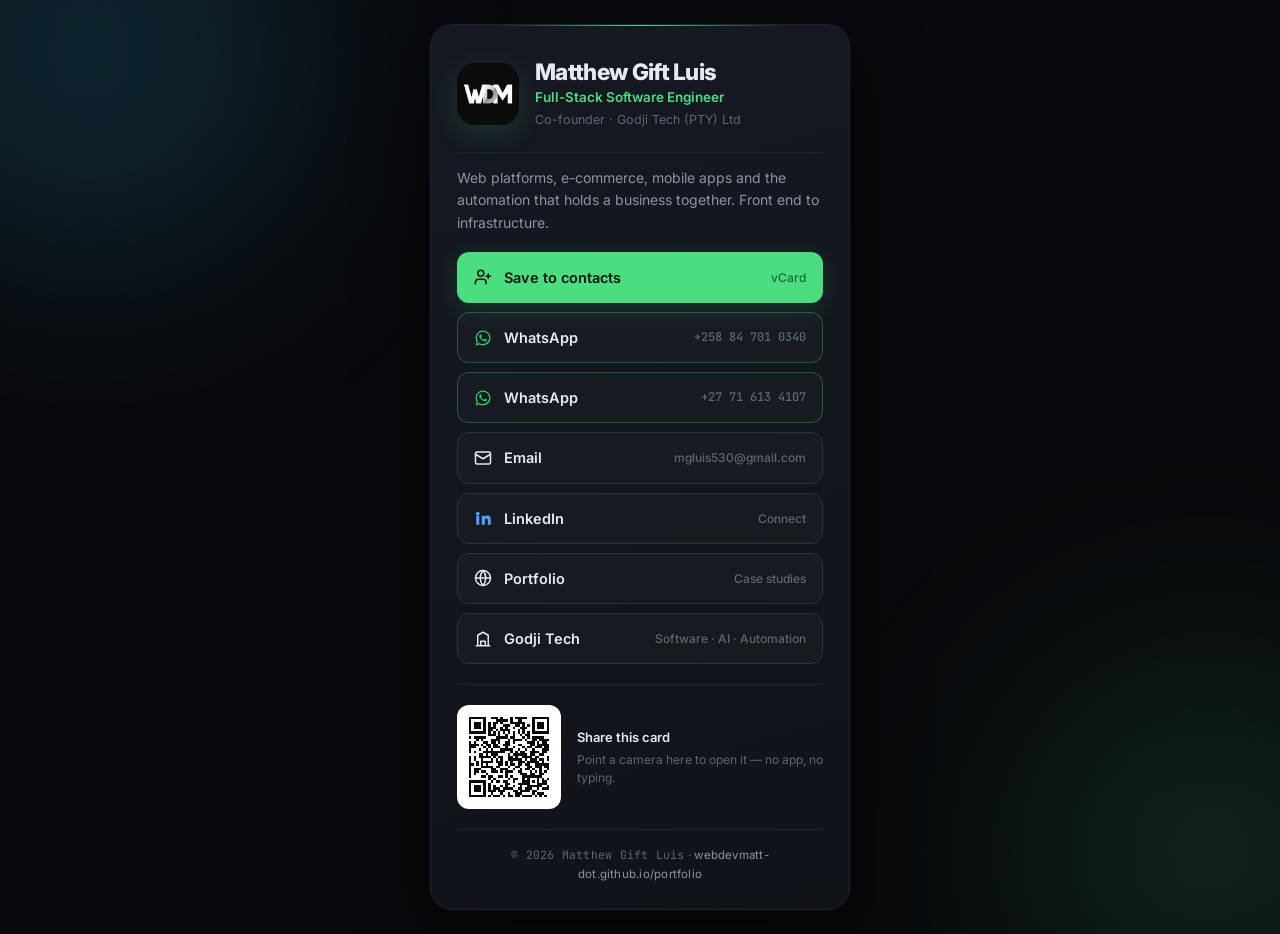
<file: card/index.html>
<!DOCTYPE html>
<html lang="en">
<head>
<meta charset="utf-8">
<meta name="viewport" content="width=device-width, initial-scale=1, viewport-fit=cover">
<title>Matthew Gift Luis — Digital Business Card</title>
<meta name="description" content="Full-stack software engineer · Co-founder at Godji Tech (PTY) Ltd. Save my contact, or reach me on WhatsApp or email.">
<meta name="theme-color" content="#08090c">

<meta property="og:type" content="profile">
<meta property="og:title" content="Matthew Gift Luis — Full-Stack Software Engineer">
<meta property="og:description" content="Web platforms, e-commerce, mobile apps and business automation. Front end to infrastructure.">
<meta property="og:url" content="https://webdevmatt-dot.github.io/portfolio/card/">

<link rel="icon" href="../favicon.ico" sizes="any">
<link rel="icon" type="image/png" sizes="32x32" href="../assets/brand/favicon-32.png">
<link rel="apple-touch-icon" href="../assets/brand/apple-touch-icon.png">
<meta property="og:image" content="https://webdevmatt-dot.github.io/portfolio/assets/brand/og-image.jpg">
<meta property="og:image:width" content="1200">
<meta property="og:image:height" content="630">
<meta name="twitter:card" content="summary_large_image">
<link rel="preconnect" href="https://fonts.googleapis.com">
<link rel="preconnect" href="https://fonts.gstatic.com" crossorigin>
<link href="https://fonts.googleapis.com/css2?family=Inter:wght@400;500;600;700;800&family=JetBrains+Mono:wght@400;500&display=swap" rel="stylesheet">
<style>
  :root{
    --bg:#08090c; --surface:#101318; --surface-2:#151922;
    --line:#1e2430; --line-2:#2a3242;
    --text:#e6e9ef; --muted:#8b95a7; --dim:#5d6675;
    --accent:#4ade80; --accent-2:#38bdf8; --accent-3:#a78bfa;
    --wa:#25D366; --li:#0A66C2;
    --glow:rgba(74,222,128,.16);
  }
  *{box-sizing:border-box;margin:0;padding:0}
  body{
    background:var(--bg);color:var(--text);
    font-family:'Inter',-apple-system,BlinkMacSystemFont,'Segoe UI',sans-serif;
    line-height:1.6;-webkit-font-smoothing:antialiased;
    min-height:100dvh;display:flex;align-items:center;justify-content:center;
    padding:24px 16px calc(24px + env(safe-area-inset-bottom));
    overflow-x:hidden;
  }
  a{color:inherit;text-decoration:none}
  .mono{font-family:'JetBrains Mono',ui-monospace,SFMono-Regular,Menlo,monospace}

  .glow{position:fixed;border-radius:50%;filter:blur(110px);pointer-events:none;z-index:0}
  .g1{width:420px;height:420px;top:-160px;left:-120px;background:rgba(56,189,248,.16)}
  .g2{width:380px;height:380px;bottom:-140px;right:-120px;background:rgba(74,222,128,.13)}

  .card{
    position:relative;z-index:1;width:100%;max-width:420px;
    background:linear-gradient(165deg,var(--surface-2),var(--surface));
    border:1px solid var(--line);border-radius:22px;
    padding:34px 26px 26px;overflow:hidden;
    box-shadow:0 24px 70px rgba(0,0,0,.55);
  }
  .card::before{
    content:'';position:absolute;top:0;left:50%;transform:translateX(-50%);
    width:70%;height:1px;
    background:linear-gradient(90deg,transparent,var(--accent),transparent);
  }

  .top{display:flex;align-items:center;gap:16px;margin-bottom:22px}
  .brand-badge{background:none!important;padding:0;object-fit:cover}
  .mono-badge{
    width:62px;height:62px;flex:none;border-radius:18px;
    background:linear-gradient(140deg,var(--accent),var(--accent-2) 60%,var(--accent-3));
    color:#04150a;display:grid;place-items:center;
    font-size:22px;font-weight:800;letter-spacing:-.04em;
    box-shadow:0 8px 28px var(--glow);
  }
  .who h1{font-size:1.42rem;font-weight:800;letter-spacing:-.03em;line-height:1.15}
  .who .role{font-size:13.5px;color:var(--accent);font-weight:600;margin-top:2px}
  .who .org{font-size:12.5px;color:var(--dim);margin-top:1px}

  .bio{
    font-size:14px;color:var(--muted);
    padding:14px 0 18px;border-top:1px solid var(--line);
  }

  .actions{display:flex;flex-direction:column;gap:9px;margin-bottom:20px}
  .btn{
    display:flex;align-items:center;gap:12px;
    padding:13px 16px;border-radius:12px;font-size:14.5px;font-weight:600;
    border:1px solid var(--line-2);background:rgba(255,255,255,.02);
    transition:transform .16s ease,border-color .16s ease,background .16s ease;
  }
  .btn:active{transform:scale(.985)}
  @media(hover:hover){.btn:hover{border-color:var(--dim);background:rgba(255,255,255,.05)}}
  .btn svg{width:18px;height:18px;flex:none}
  .btn .sub{margin-left:auto;font-size:12px;font-weight:500;color:var(--dim)}
  .btn-save{
    background:var(--accent);color:#04150a;border-color:transparent;
    box-shadow:0 6px 26px var(--glow);
  }
  .btn-save .sub{color:rgba(4,21,10,.6)}
  @media(hover:hover){.btn-save:hover{background:#5ee893;border-color:transparent}}
  .btn-wa{border-color:rgba(37,211,102,.35)}
  .btn-wa svg{color:var(--wa)}
  .btn-li svg{color:#4da3ff}

  .qr-wrap{
    border-top:1px solid var(--line);padding-top:20px;
    display:flex;align-items:center;gap:16px;
  }
  .qr{
    width:104px;height:104px;flex:none;border-radius:12px;
    background:#fff;padding:7px;
  }
  .qr img{width:100%;height:100%;display:block}
  .qr-text .t{font-size:13px;font-weight:600;margin-bottom:3px}
  .qr-text .d{font-size:12px;color:var(--dim);line-height:1.5}

  footer{
    margin-top:20px;padding-top:16px;border-top:1px solid var(--line);
    font-size:11.5px;color:var(--dim);text-align:center;letter-spacing:.02em;
  }
  footer a{color:var(--muted)}
  @media(hover:hover){footer a:hover{color:var(--accent)}}

  @media(max-width:380px){
    .card{padding:28px 20px 22px}
    .mono-badge{width:54px;height:54px;font-size:19px;border-radius:15px}
    .who h1{font-size:1.28rem}
    .qr-wrap{flex-direction:column;text-align:center;gap:12px}
  }
  @media(prefers-reduced-motion:reduce){*{transition:none!important}}
</style>
</head>
<body>

<div class="glow g1"></div>
<div class="glow g2"></div>

<main class="card">
  <div class="top">
    <img class="mono-badge brand-badge" src="../assets/brand/icon-192.png" alt="WDM" width="62" height="62">
    <div class="who">
      <h1>Matthew Gift Luis</h1>
      <div class="role">Full-Stack Software Engineer</div>
      <div class="org">Co-founder · Godji Tech (PTY) Ltd</div>
    </div>
  </div>

  <p class="bio">
    Web platforms, e-commerce, mobile apps and the automation that holds a business together.
    Front end to infrastructure.
  </p>

  <div class="actions">
    <a class="btn btn-save" href="matthew-gift-luis.vcf" download="matthew-gift-luis.vcf">
      <svg viewBox="0 0 24 24" fill="none" stroke="currentColor" stroke-width="2" stroke-linecap="round" stroke-linejoin="round"><path d="M16 21v-2a4 4 0 0 0-4-4H6a4 4 0 0 0-4 4v2"/><circle cx="9" cy="7" r="4"/><path d="M19 8v6M22 11h-6"/></svg>
      Save to contacts
      <span class="sub">vCard</span>
    </a>

    <a class="btn btn-wa" href="https://wa.me/258847010340" target="_blank" rel="noopener">
      <svg viewBox="0 0 24 24" fill="currentColor"><path d="M12.04 2c-5.46 0-9.9 4.44-9.9 9.9 0 1.75.46 3.45 1.32 4.95L2 22l5.3-1.39a9.86 9.86 0 0 0 4.74 1.21c5.46 0 9.9-4.44 9.9-9.9 0-2.65-1.03-5.14-2.9-7.01A9.82 9.82 0 0 0 12.04 2Zm0 18.02a8.2 8.2 0 0 1-4.19-1.15l-.3-.18-3.11.82.83-3.03-.2-.31a8.18 8.18 0 0 1-1.26-4.37c0-4.54 3.7-8.23 8.24-8.23 2.2 0 4.27.86 5.82 2.41a8.18 8.18 0 0 1 2.41 5.83c0 4.54-3.69 8.21-8.24 8.21Zm4.52-6.16c-.25-.12-1.47-.72-1.69-.81-.23-.08-.39-.12-.56.13-.16.24-.64.8-.78.97-.15.16-.29.18-.53.06-.25-.13-1.05-.39-1.99-1.23-.74-.66-1.23-1.47-1.38-1.72-.14-.25-.01-.38.11-.5.11-.11.25-.29.37-.44.12-.15.16-.25.25-.41.08-.17.04-.31-.02-.43-.06-.12-.56-1.34-.76-1.84-.2-.48-.4-.42-.56-.43h-.47c-.16 0-.43.06-.65.31-.22.25-.85.84-.85 2.04s.87 2.37.99 2.53c.12.16 1.71 2.61 4.14 3.66.58.25 1.03.4 1.38.51.58.19 1.11.16 1.53.1.47-.07 1.47-.6 1.67-1.18.21-.58.21-1.07.15-1.18-.06-.11-.22-.17-.47-.29Z"/></svg>
      WhatsApp
      <span class="sub mono">+258 84 701 0340</span>
    </a>

    <a class="btn btn-wa" href="https://wa.me/27716134107" target="_blank" rel="noopener">
      <svg viewBox="0 0 24 24" fill="currentColor"><path d="M12.04 2c-5.46 0-9.9 4.44-9.9 9.9 0 1.75.46 3.45 1.32 4.95L2 22l5.3-1.39a9.86 9.86 0 0 0 4.74 1.21c5.46 0 9.9-4.44 9.9-9.9 0-2.65-1.03-5.14-2.9-7.01A9.82 9.82 0 0 0 12.04 2Zm0 18.02a8.2 8.2 0 0 1-4.19-1.15l-.3-.18-3.11.82.83-3.03-.2-.31a8.18 8.18 0 0 1-1.26-4.37c0-4.54 3.7-8.23 8.24-8.23 2.2 0 4.27.86 5.82 2.41a8.18 8.18 0 0 1 2.41 5.83c0 4.54-3.69 8.21-8.24 8.21Zm4.52-6.16c-.25-.12-1.47-.72-1.69-.81-.23-.08-.39-.12-.56.13-.16.24-.64.8-.78.97-.15.16-.29.18-.53.06-.25-.13-1.05-.39-1.99-1.23-.74-.66-1.23-1.47-1.38-1.72-.14-.25-.01-.38.11-.5.11-.11.25-.29.37-.44.12-.15.16-.25.25-.41.08-.17.04-.31-.02-.43-.06-.12-.56-1.34-.76-1.84-.2-.48-.4-.42-.56-.43h-.47c-.16 0-.43.06-.65.31-.22.25-.85.84-.85 2.04s.87 2.37.99 2.53c.12.16 1.71 2.61 4.14 3.66.58.25 1.03.4 1.38.51.58.19 1.11.16 1.53.1.47-.07 1.47-.6 1.67-1.18.21-.58.21-1.07.15-1.18-.06-.11-.22-.17-.47-.29Z"/></svg>
      WhatsApp
      <span class="sub mono">+27 71 613 4107</span>
    </a>

    <a class="btn" href="mailto:mgluis530@gmail.com">
      <svg viewBox="0 0 24 24" fill="none" stroke="currentColor" stroke-width="2" stroke-linecap="round" stroke-linejoin="round"><rect x="2" y="4" width="20" height="16" rx="2"/><path d="m22 7-10 6L2 7"/></svg>
      Email
      <span class="sub">mgluis530@gmail.com</span>
    </a>

    <a class="btn btn-li" href="https://www.linkedin.com/in/matthew-gift-luis-199505210/" target="_blank" rel="noopener">
      <svg viewBox="0 0 24 24" fill="currentColor"><path d="M4.98 3.5a2.5 2.5 0 1 1 0 5 2.5 2.5 0 0 1 0-5ZM3 9h4v12H3V9Zm7 0h3.8v1.7h.05c.53-1 1.83-2.05 3.77-2.05 4.03 0 4.78 2.65 4.78 6.1V21h-4v-5.5c0-1.31-.03-3-1.83-3-1.84 0-2.12 1.43-2.12 2.9V21h-4V9Z"/></svg>
      LinkedIn
      <span class="sub">Connect</span>
    </a>

    <a class="btn" href="../index.html">
      <svg viewBox="0 0 24 24" fill="none" stroke="currentColor" stroke-width="2" stroke-linecap="round" stroke-linejoin="round"><circle cx="12" cy="12" r="10"/><path d="M2 12h20M12 2a15.3 15.3 0 0 1 0 20 15.3 15.3 0 0 1 0-20"/></svg>
      Portfolio
      <span class="sub">Case studies</span>
    </a>

    <a class="btn" href="https://godjitech.com" target="_blank" rel="noopener">
      <svg viewBox="0 0 24 24" fill="none" stroke="currentColor" stroke-width="2" stroke-linecap="round" stroke-linejoin="round"><path d="M3 21h18M5 21V7l7-4 7 4v14M9 21v-6h6v6"/></svg>
      Godji Tech
      <span class="sub">Software · AI · Automation</span>
    </a>
  </div>

  <div class="qr-wrap">
    <div class="qr"><img src="qr.svg" alt="QR code linking to this card" width="104" height="104"></div>
    <div class="qr-text">
      <div class="t">Share this card</div>
      <div class="d">Point a camera here to open it — no app, no typing.</div>
    </div>
  </div>

  <footer>
    <span class="mono">© <span id="yr">2026</span> Matthew Gift Luis</span> ·
    <a href="../index.html">webdevmatt-dot.github.io/portfolio</a>
  </footer>
</main>

<script>document.getElementById('yr').textContent=new Date().getFullYear();</script>
<script src="../assets/pf.js?v=1" data-root="../" defer></script>
</body>
</html>
</file>
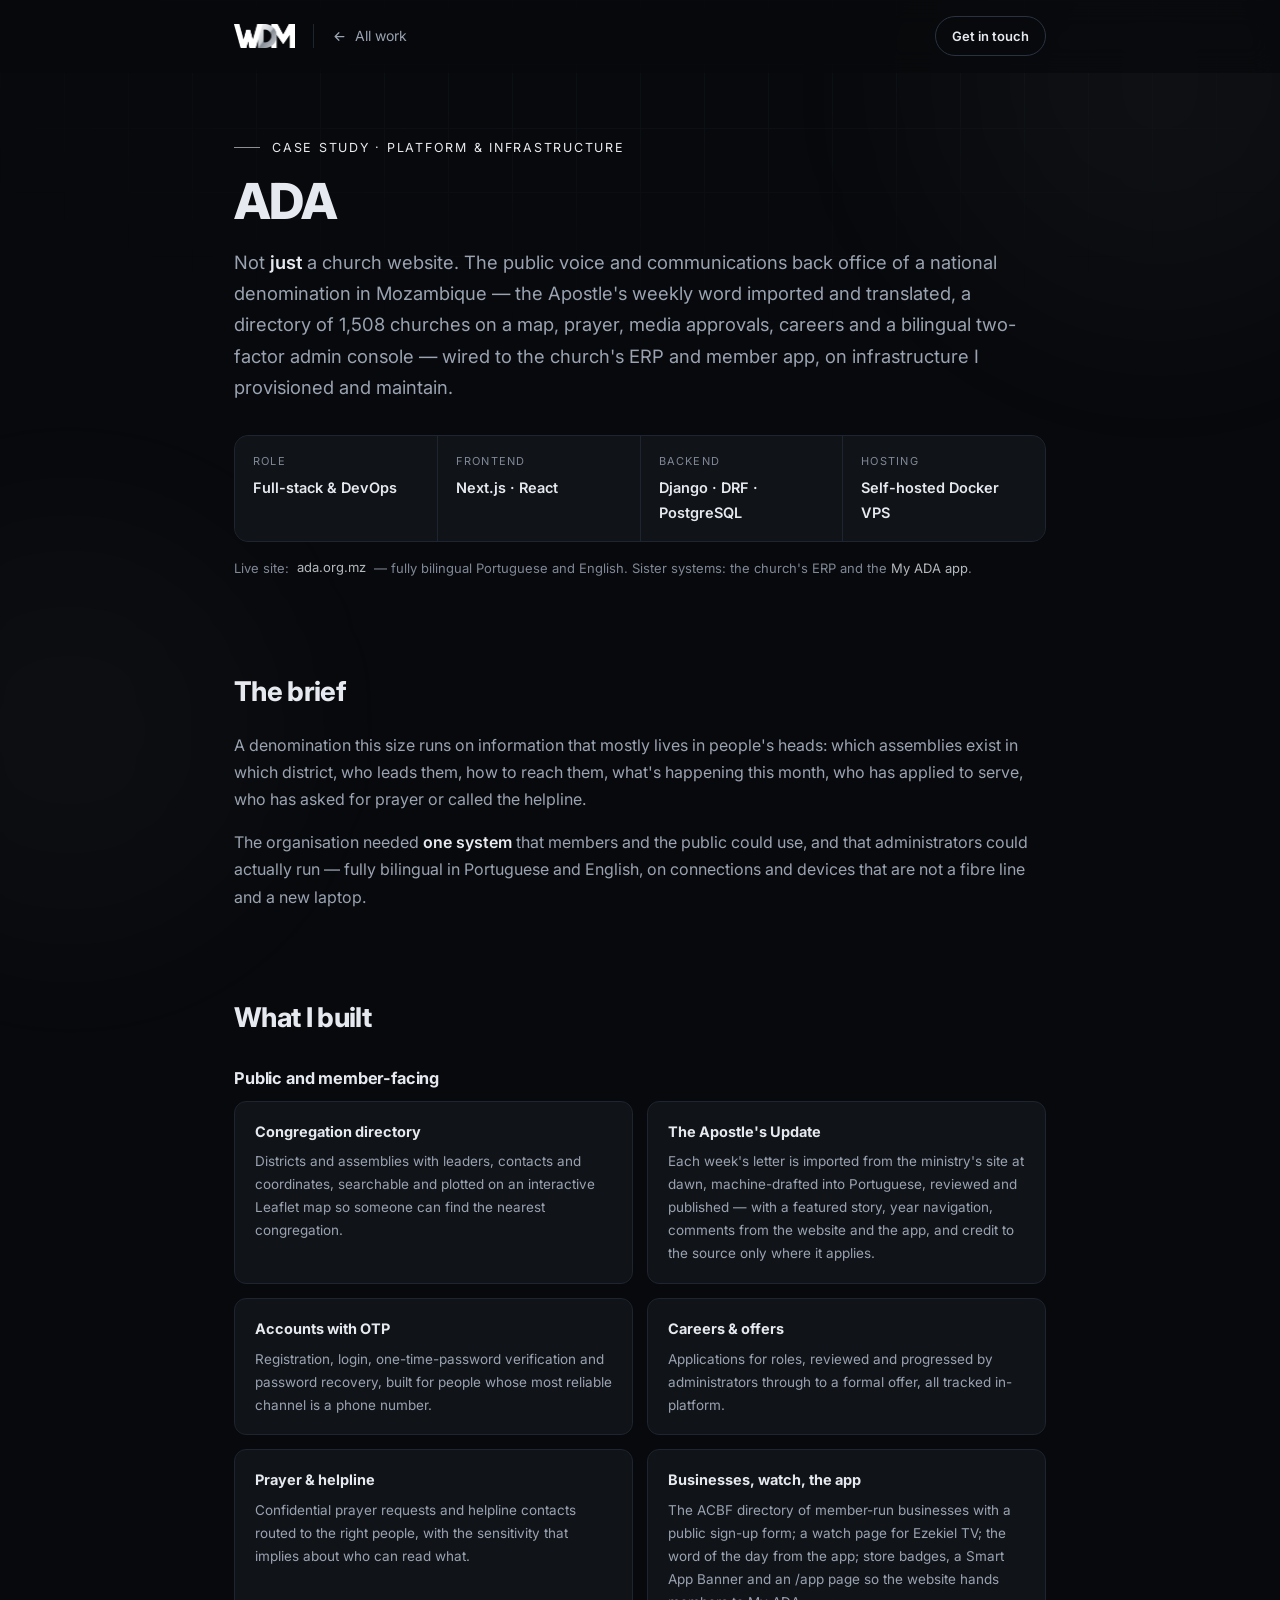
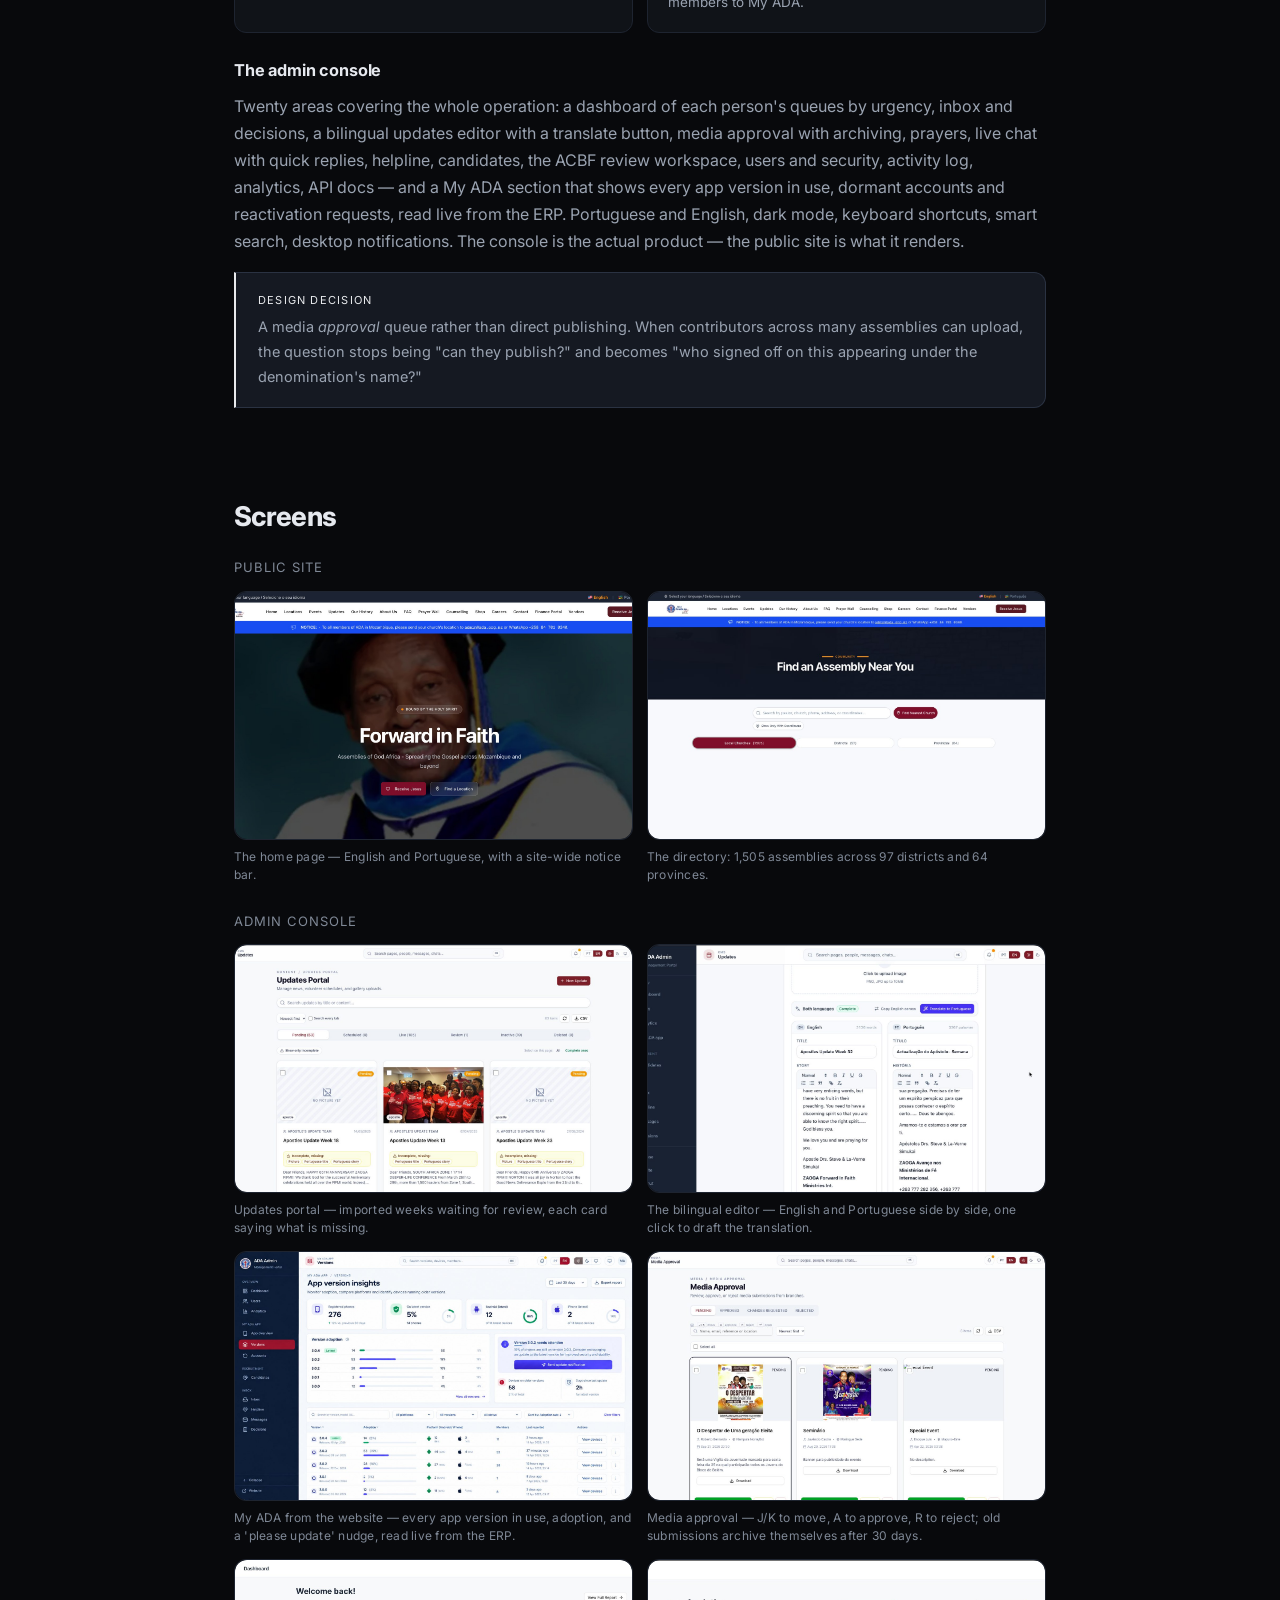
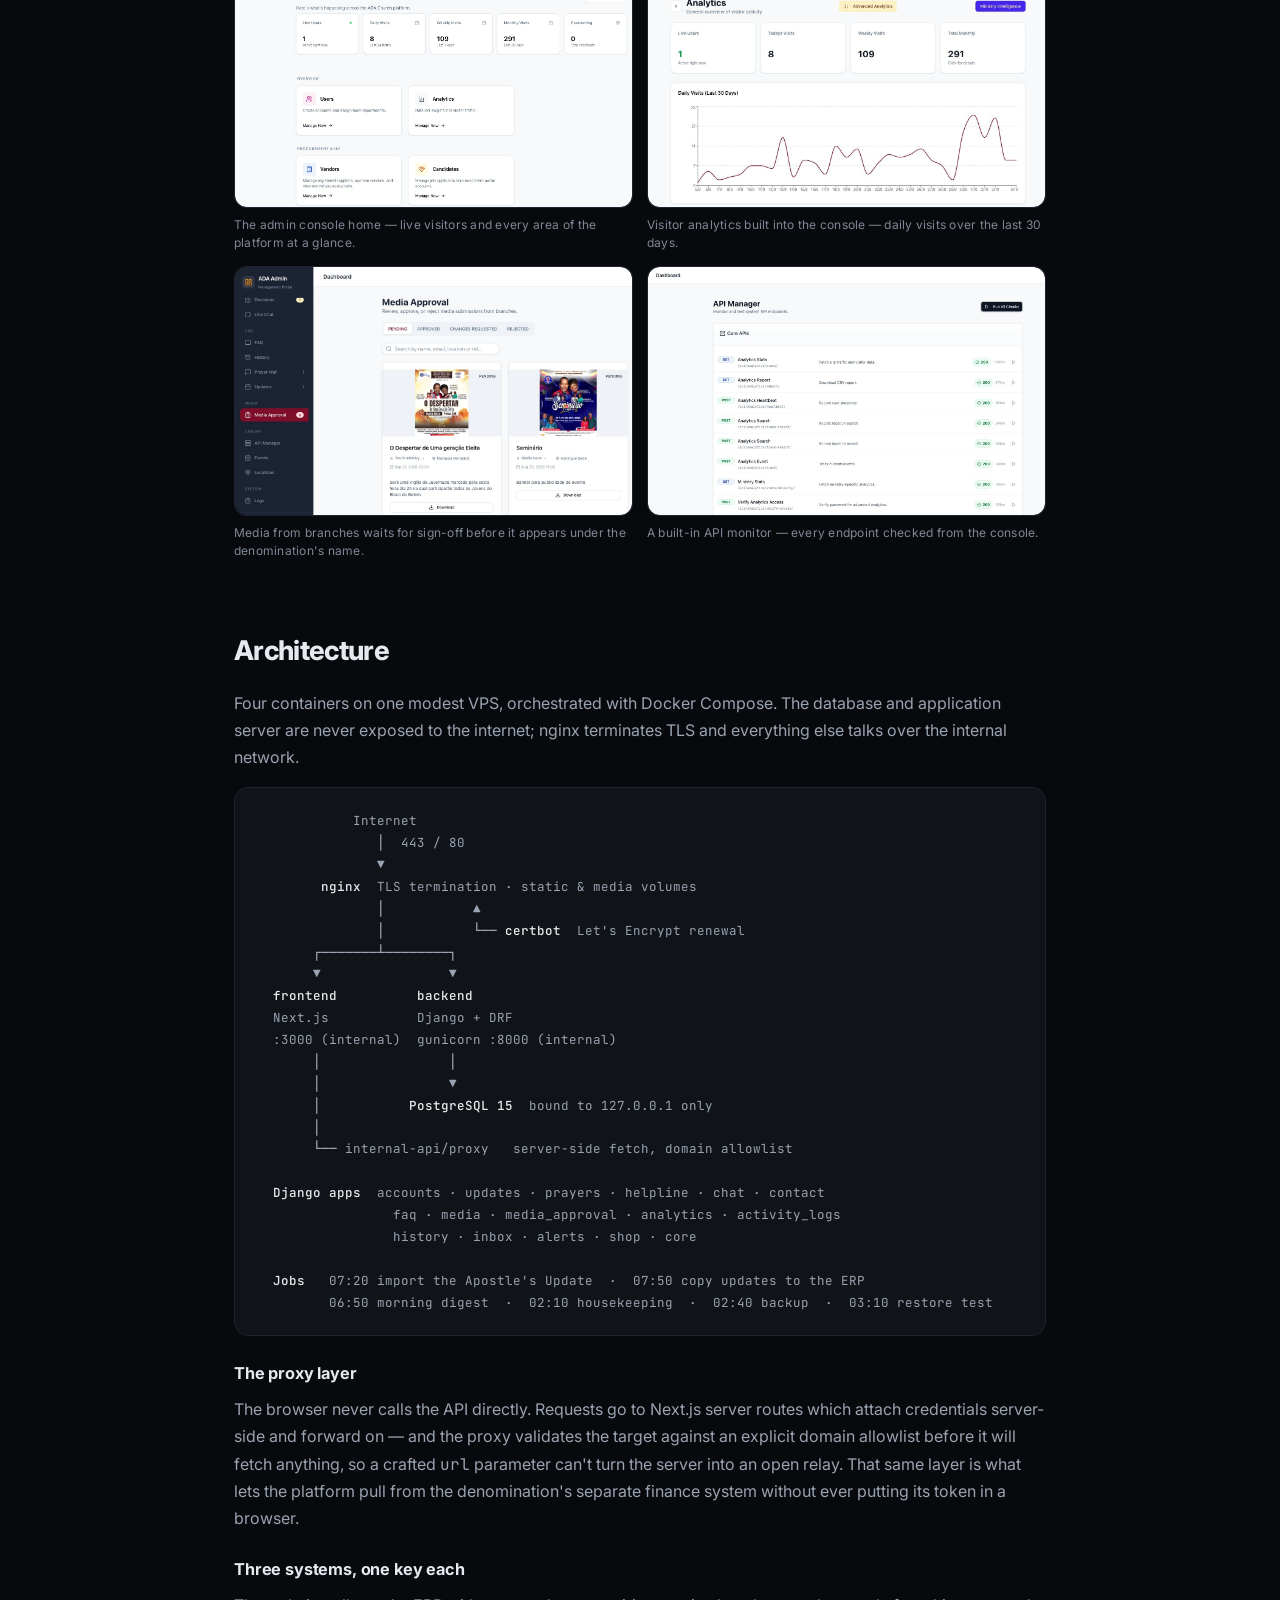
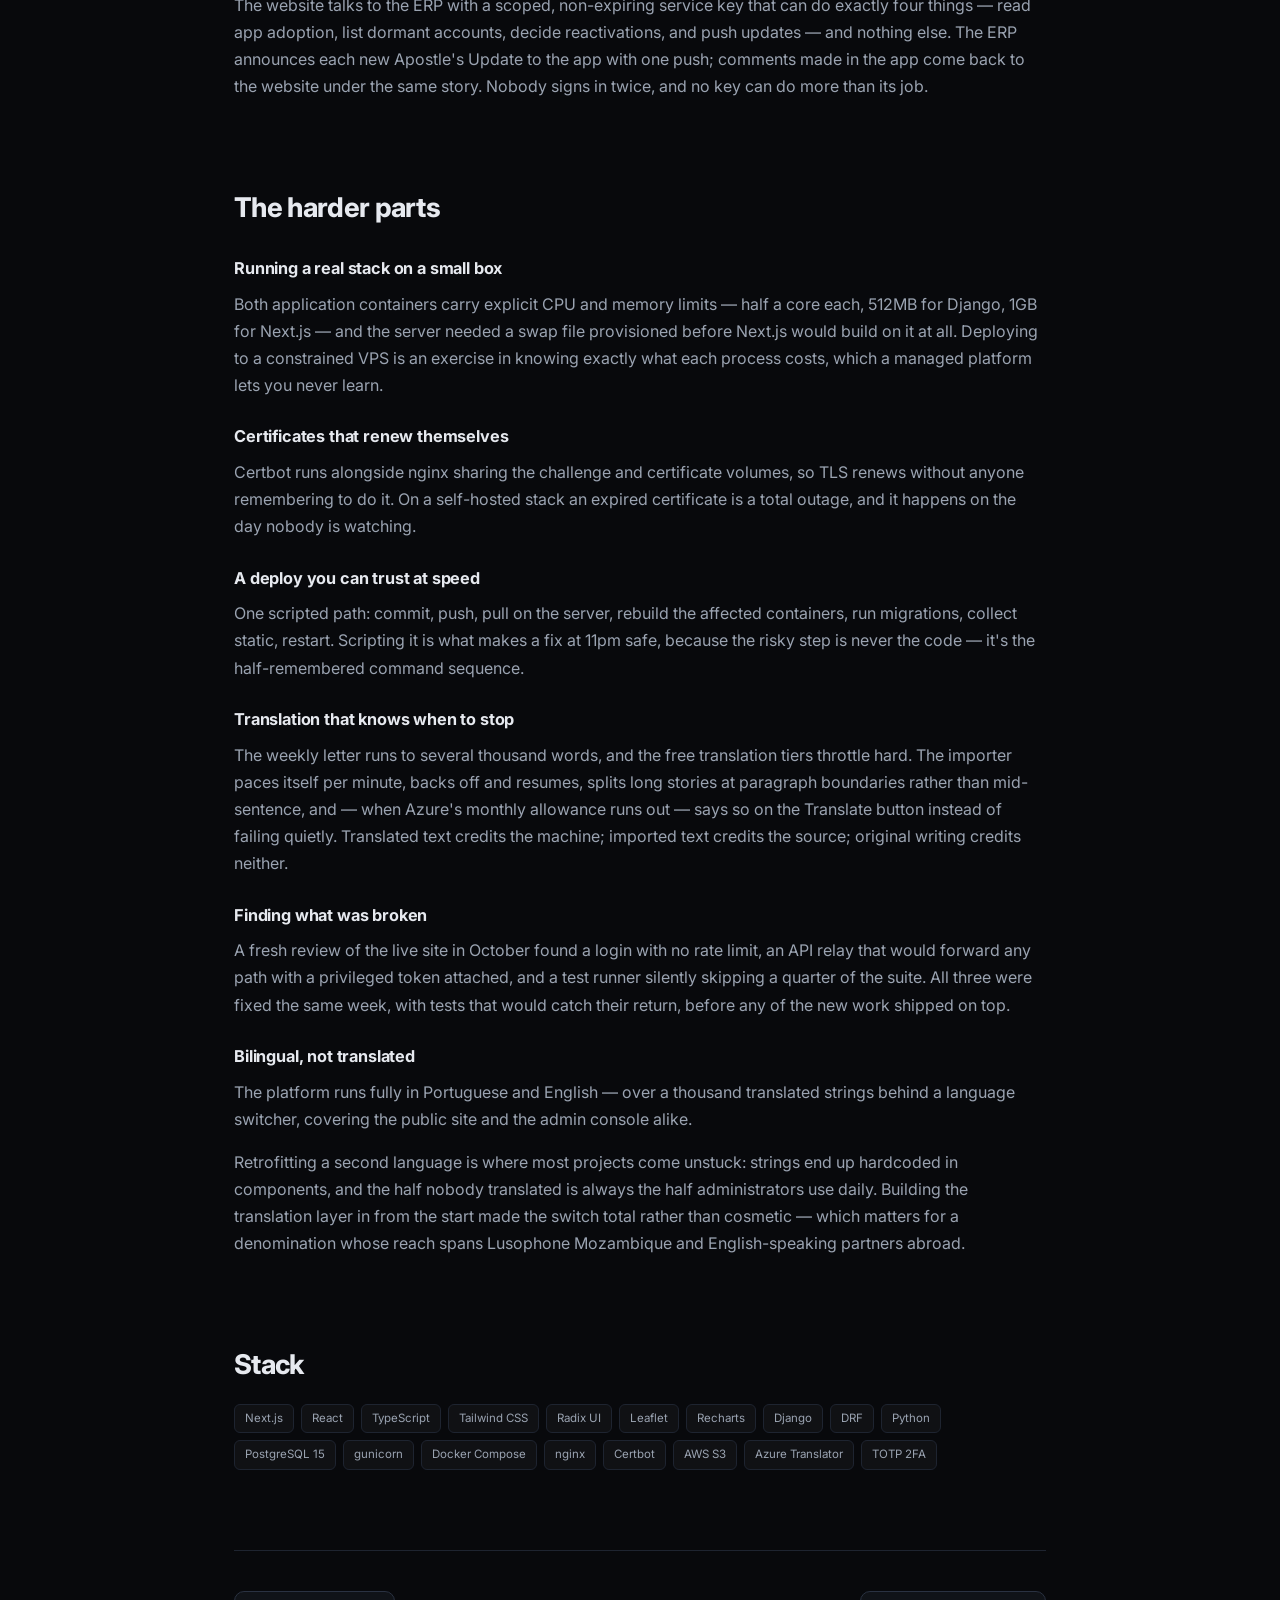
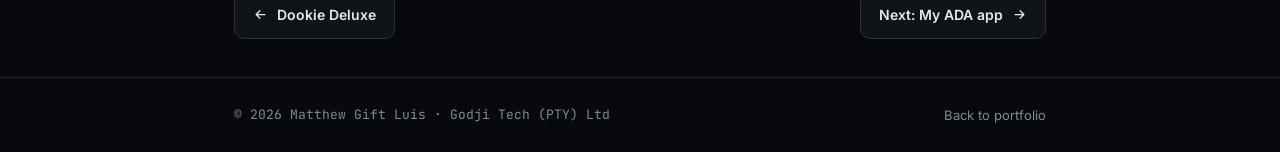
<file: case-studies/ada.html>
<!DOCTYPE html>
<html lang="en">
<head>
<meta charset="utf-8">
<meta name="viewport" content="width=device-width, initial-scale=1">
<title>ADA — Case Study | Matthew Gift Luis</title>
<meta name="description" content="The public website and communications back office of a national church in Mozambique: Next.js and Django on a self-hosted Docker stack, with the Apostle's weekly update imported and machine-translated, a congregation directory of 1,508 churches, media approvals, prayer wall, careers, and a two-factor, bilingual admin console wired to the church's ERP and app.">
<link rel="icon" href="../favicon.ico" sizes="any">
<link rel="icon" type="image/png" sizes="32x32" href="../assets/brand/favicon-32.png">
<link rel="apple-touch-icon" href="../assets/brand/apple-touch-icon.png">
<meta property="og:image" content="https://webdevmatt-dot.github.io/portfolio/assets/brand/og-image.jpg">
<meta property="og:image:width" content="1200">
<meta property="og:image:height" content="630">
<meta name="twitter:card" content="summary_large_image">
<meta name="theme-color" content="#08090c">
<link rel="preconnect" href="https://fonts.googleapis.com">
<link rel="preconnect" href="https://fonts.gstatic.com" crossorigin>
<link href="https://fonts.googleapis.com/css2?family=Inter:wght@400;500;600;700;800&family=JetBrains+Mono:wght@400;500&display=swap" rel="stylesheet">
<link rel="stylesheet" href="../assets/case.css?v=3">
</head>
<body>

<div class="bg-grid"></div>
<div class="bg-orb orb-a"></div>
<div class="bg-orb orb-b"></div>

<header id="hdr">
  <nav>
    <div class="nav-left">
      <a href="../index.html" class="home-mark" aria-label="webDevMatt home"><img src="../assets/brand/wdm-mark.png" alt="WDM" width="245" height="96"></a>
      <a href="../index.html#work" class="back">
      <svg viewBox="0 0 24 24" fill="none" stroke="currentColor" stroke-width="2" stroke-linecap="round" stroke-linejoin="round"><path d="M19 12H5M11 18l-6-6 6-6"/></svg>
      All work
    </a>
    </div>
    <a href="../index.html#contact" class="nav-cta">Get in touch</a>
  </nav>
</header>

<main>
  <section class="cs-hero">
    <div class="wrap">
      <div class="eyebrow reveal">Case study · Platform &amp; infrastructure</div>
      <h1 class="reveal">ADA</h1>
      <p class="tagline reveal">
        Not <strong>just</strong> a church website. The public voice and communications back office of a national
        denomination in Mozambique — the Apostle's weekly word imported and translated, a directory of
        1,508 churches on a map, prayer, media approvals, careers and a bilingual two-factor admin console —
        wired to the church's ERP and member app, on infrastructure I provisioned and maintain.
      </p>

      <dl class="meta reveal">
        <div><dt>Role</dt><dd>Full-stack &amp; DevOps</dd></div>
        <div><dt>Frontend</dt><dd>Next.js · React</dd></div>
        <div><dt>Backend</dt><dd>Django · DRF · PostgreSQL</dd></div>
        <div><dt>Hosting</dt><dd>Self-hosted Docker VPS</dd></div>
      </dl>
      <p class="live-note reveal">
        <span>Live site:</span>
        <a href="https://ada.org.mz/" target="_blank" rel="noopener">ada.org.mz</a>
        <span>— fully bilingual Portuguese and English. Sister systems: the church's ERP and the
        <a href="my-ada.html">My ADA app</a>.</span>
      </p>
    </div>
  </section>

  <section class="reveal">
    <div class="wrap">
      <h2>The brief</h2>
      <p>
        A denomination this size runs on information that mostly lives in people's heads: which
        assemblies exist in which district, who leads them, how to reach them, what's happening this
        month, who has applied to serve, who has asked for prayer or called the helpline.
      </p>
      <p>
        The organisation needed <strong>one system</strong> that members and the public could use, and
        that administrators could actually run — fully bilingual in Portuguese and English, on connections and
        devices that are not a fibre line and a new laptop.
      </p>
    </div>
  </section>

  <section class="reveal">
    <div class="wrap">
      <h2>What I built</h2>

      <h3>Public and member-facing</h3>
      <div class="features">
        <div class="feature">
          <h4>Congregation directory</h4>
          <p>Districts and assemblies with leaders, contacts and coordinates, searchable and plotted on an interactive Leaflet map so someone can find the nearest congregation.</p>
        </div>
        <div class="feature">
          <h4>The Apostle's Update</h4>
          <p>Each week's letter is imported from the ministry's site at dawn, machine-drafted into Portuguese, reviewed and published — with a featured story, year navigation, comments from the website and the app, and credit to the source only where it applies.</p>
        </div>
        <div class="feature">
          <h4>Accounts with OTP</h4>
          <p>Registration, login, one-time-password verification and password recovery, built for people whose most reliable channel is a phone number.</p>
        </div>
        <div class="feature">
          <h4>Careers &amp; offers</h4>
          <p>Applications for roles, reviewed and progressed by administrators through to a formal offer, all tracked in-platform.</p>
        </div>
        <div class="feature">
          <h4>Prayer &amp; helpline</h4>
          <p>Confidential prayer requests and helpline contacts routed to the right people, with the sensitivity that implies about who can read what.</p>
        </div>
        <div class="feature">
          <h4>Businesses, watch, the app</h4>
          <p>The ACBF directory of member-run businesses with a public sign-up form; a watch page for Ezekiel TV; the word of the day from the app; store badges, a Smart App Banner and an /app page so the website hands members to My ADA.</p>
        </div>
      </div>

      <h3>The admin console</h3>
      <p>
        Twenty areas covering the whole operation: a dashboard of each person's queues by urgency,
        inbox and decisions, a bilingual updates editor with a translate button, media approval with
        archiving, prayers, live chat with quick replies, helpline, candidates, the ACBF review
        workspace, users and security, activity log, analytics, API docs — and a My ADA section that
        shows every app version in use, dormant accounts and reactivation requests, read live from the
        ERP. Portuguese and English, dark mode, keyboard shortcuts, smart search, desktop
        notifications. The console is the actual product — the public site is what it renders.
      </p>
      <div class="callout">
        <span class="k">Design decision</span>
        <p>
          A media <em>approval</em> queue rather than direct publishing. When contributors across many
          assemblies can upload, the question stops being "can they publish?" and becomes "who signed
          off on this appearing under the denomination's name?"
        </p>
      </div>
    </div>
  </section>

  <section class="reveal">
    <div class="wrap">
      <h2>Screens</h2>
      <p class="shots-sub">Public site</p>
      <div class="shots">
        <figure class="shot-item">
          <div class="shot filled"><img src="../assets/shots/ada-home.jpg" alt="ADA home page: 'Forward in Faith' hero with Receive Jesus and Find a Location buttons, language switcher and a notice bar" loading="lazy" width="1890" height="958"></div>
          <figcaption>The home page — English and Portuguese, with a site-wide notice bar.</figcaption>
        </figure>
        <figure class="shot-item">
          <div class="shot filled"><img src="../assets/shots/ada-locations.jpg" alt="Find an Assembly page with search and tabs for 1,505 local churches, 97 districts and 64 provinces" loading="lazy" width="1238" height="774"></div>
          <figcaption>The directory: 1,505 assemblies across 97 districts and 64 provinces.</figcaption>
        </figure>
      </div>

      <p class="shots-sub">Admin console</p>
      <div class="shots">
        <figure class="shot-item">
          <div class="shot filled"><img src="../assets/shots/ada-updates-admin.jpg" alt="Updates portal in the admin: pending, scheduled, live and incomplete tabs with cards for Apostle's Update weeks" loading="lazy" width="1500" height="864"></div>
          <figcaption>Updates portal — imported weeks waiting for review, each card saying what is missing.</figcaption>
        </figure>
        <figure class="shot-item">
          <div class="shot filled"><img src="../assets/shots/ada-editor.jpg" alt="Bilingual update editor with English and Portuguese side by side and a Translate to Portuguese button" loading="lazy" width="1500" height="821"></div>
          <figcaption>The bilingual editor — English and Portuguese side by side, one click to draft the translation.</figcaption>
        </figure>
        <figure class="shot-item">
          <div class="shot filled"><img src="../assets/shots/ada-versions.jpg" alt="App version insights: registered phones, on latest version, adoption bars per version and an attention card" loading="lazy" width="1500" height="1000"></div>
          <figcaption>My ADA from the website — every app version in use, adoption, and a 'please update' nudge, read live from the ERP.</figcaption>
        </figure>
        <figure class="shot-item">
          <div class="shot filled"><img src="../assets/shots/ada-media-archive.jpg" alt="Media approval queue with keyboard shortcut legend, pending posters from branches and approve, changes and reject actions" loading="lazy" width="1500" height="863"></div>
          <figcaption>Media approval — J/K to move, A to approve, R to reject; old submissions archive themselves after 30 days.</figcaption>
        </figure>
        <figure class="shot-item">
          <div class="shot filled"><img src="../assets/shots/ada-admin.jpg" alt="Admin dashboard with live users, daily, weekly and monthly visits, and sections for users, analytics, vendors and candidates" loading="lazy" width="1459" height="912"></div>
          <figcaption>The admin console home — live visitors and every area of the platform at a glance.</figcaption>
        </figure>
        <figure class="shot-item">
          <div class="shot filled"><img src="../assets/shots/ada-analytics.jpg" alt="Analytics page with visitor counts and a daily visits chart for the last 30 days" loading="lazy" width="1306" height="816"></div>
          <figcaption>Visitor analytics built into the console — daily visits over the last 30 days.</figcaption>
        </figure>
        <figure class="shot-item">
          <div class="shot filled"><img src="../assets/shots/ada-media.jpg" alt="Media approval queue with event posters submitted by branches, each with Approve, Changes and Reject actions" loading="lazy" width="1296" height="934"></div>
          <figcaption>Media from branches waits for sign-off before it appears under the denomination&#39;s name.</figcaption>
        </figure>
        <figure class="shot-item">
          <div class="shot filled"><img src="../assets/shots/ada-api.jpg" alt="API Manager listing core endpoints with method, path, status and response time, and a Run All Checks button" loading="lazy" width="1500" height="938"></div>
          <figcaption>A built-in API monitor — every endpoint checked from the console.</figcaption>
        </figure>
      </div>
    </div>
  </section>

  <section class="reveal">
    <div class="wrap">
      <h2>Architecture</h2>
      <p>
        Four containers on one modest VPS, orchestrated with Docker Compose. The database and
        application server are never exposed to the internet; nginx terminates TLS and everything else
        talks over the internal network.
      </p>
      <div class="arch">
<pre>            Internet
               │  443 / 80
               ▼
        <b>nginx</b>  TLS termination · static &amp; media volumes
               │           ▲
               │           └── <b>certbot</b>  Let's Encrypt renewal
       ┌───────┴────────┐
       ▼                ▼
  <b>frontend</b>          <b>backend</b>
  Next.js           Django + DRF
  :3000 (internal)  gunicorn :8000 (internal)
       │                │
       │                ▼
       │           <b>PostgreSQL 15</b>  bound to 127.0.0.1 only
       │
       └── internal-api/proxy   server-side fetch, domain allowlist

  <b>Django apps</b>  accounts · updates · prayers · helpline · chat · contact
                 faq · media · media_approval · analytics · activity_logs
                 history · inbox · alerts · shop · core

  <b>Jobs</b>   07:20 import the Apostle's Update  ·  07:50 copy updates to the ERP
         06:50 morning digest  ·  02:10 housekeeping  ·  02:40 backup  ·  03:10 restore test</pre>
      </div>

      <h3>The proxy layer</h3>
      <p>
        The browser never calls the API directly. Requests go to Next.js server routes which attach
        credentials server-side and forward on — and the proxy validates the target against an explicit
        domain allowlist before it will fetch anything, so a crafted <code class="mono">url</code>
        parameter can't turn the server into an open relay. That same layer is what lets the platform
        pull from the denomination's separate finance system without ever putting its token in a
        browser.
      </p>

      <h3>Three systems, one key each</h3>
      <p>
        The website talks to the ERP with a scoped, non-expiring service key that can do exactly
        four things — read app adoption, list dormant accounts, decide reactivations, and push
        updates — and nothing else. The ERP announces each new Apostle's Update to the app with one
        push; comments made in the app come back to the website under the same story. Nobody
        signs in twice, and no key can do more than its job.
      </p>
    </div>
  </section>

  <section class="reveal">
    <div class="wrap">
      <h2>The harder parts</h2>

      <h3>Running a real stack on a small box</h3>
      <p>
        Both application containers carry explicit CPU and memory limits — half a core each, 512MB for
        Django, 1GB for Next.js — and the server needed a swap file provisioned before Next.js would
        build on it at all. Deploying to a constrained VPS is an exercise in knowing exactly what each
        process costs, which a managed platform lets you never learn.
      </p>

      <h3>Certificates that renew themselves</h3>
      <p>
        Certbot runs alongside nginx sharing the challenge and certificate volumes, so TLS renews
        without anyone remembering to do it. On a self-hosted stack an expired certificate is a total
        outage, and it happens on the day nobody is watching.
      </p>

      <h3>A deploy you can trust at speed</h3>
      <p>
        One scripted path: commit, push, pull on the server, rebuild the affected containers, run
        migrations, collect static, restart. Scripting it is what makes a fix at 11pm safe, because the
        risky step is never the code — it's the half-remembered command sequence.
      </p>

      <h3>Translation that knows when to stop</h3>
      <p>
        The weekly letter runs to several thousand words, and the free translation tiers throttle
        hard. The importer paces itself per minute, backs off and resumes, splits long stories at
        paragraph boundaries rather than mid-sentence, and — when Azure's monthly allowance runs out —
        says so on the Translate button instead of failing quietly. Translated text credits the
        machine; imported text credits the source; original writing credits neither.
      </p>

      <h3>Finding what was broken</h3>
      <p>
        A fresh review of the live site in October found a login with no rate limit, an API relay
        that would forward any path with a privileged token attached, and a test runner silently
        skipping a quarter of the suite. All three were fixed the same week, with tests that would
        catch their return, before any of the new work shipped on top.
      </p>

      <h3>Bilingual, not translated</h3>
      <p>
        The platform runs fully in Portuguese and English — over a thousand translated strings
        behind a language switcher, covering the public site and the admin console alike.
      </p>
      <p>
        Retrofitting a second language is where most projects come unstuck: strings end up
        hardcoded in components, and the half nobody translated is always the half administrators
        use daily. Building the translation layer in from the start made the switch total rather
        than cosmetic — which matters for a denomination whose reach spans Lusophone Mozambique
        and English-speaking partners abroad.
      </p>
    </div>
  </section>

  <section class="reveal">
    <div class="wrap">
      <h2>Stack</h2>
      <div class="tags">
        <span class="tag">Next.js</span><span class="tag">React</span><span class="tag">TypeScript</span>
        <span class="tag">Tailwind CSS</span><span class="tag">Radix UI</span><span class="tag">Leaflet</span>
        <span class="tag">Recharts</span><span class="tag">Django</span><span class="tag">DRF</span>
        <span class="tag">Python</span><span class="tag">PostgreSQL 15</span><span class="tag">gunicorn</span>
        <span class="tag">Docker Compose</span><span class="tag">nginx</span><span class="tag">Certbot</span>
        <span class="tag">AWS S3</span><span class="tag">Azure Translator</span><span class="tag">TOTP 2FA</span>
      </div>
    </div>
  </section>

  <div class="wrap">
    <div class="cs-nav">
      <a href="dookie-deluxe.html">
        <svg viewBox="0 0 24 24" fill="none" stroke="currentColor" stroke-width="2" stroke-linecap="round" stroke-linejoin="round"><path d="M19 12H5M11 18l-6-6 6-6"/></svg>
        Dookie Deluxe
      </a>
      <a href="my-ada.html">
        Next: My ADA app
        <svg viewBox="0 0 24 24" fill="none" stroke="currentColor" stroke-width="2" stroke-linecap="round" stroke-linejoin="round"><path d="M5 12h14M13 6l6 6-6 6"/></svg>
      </a>
    </div>
  </div>
</main>

<footer>
  <div class="wrap foot">
    <span class="mono">© <span id="yr">2026</span> Matthew Gift Luis · Godji Tech (PTY) Ltd</span>
    <span><a href="../index.html">Back to portfolio</a></span>
  </div>
</footer>

<script src="../assets/case.js?v=3"></script>
<script src="../assets/pf.js?v=1" data-root="../" defer></script>
</body>
</html>
</file>
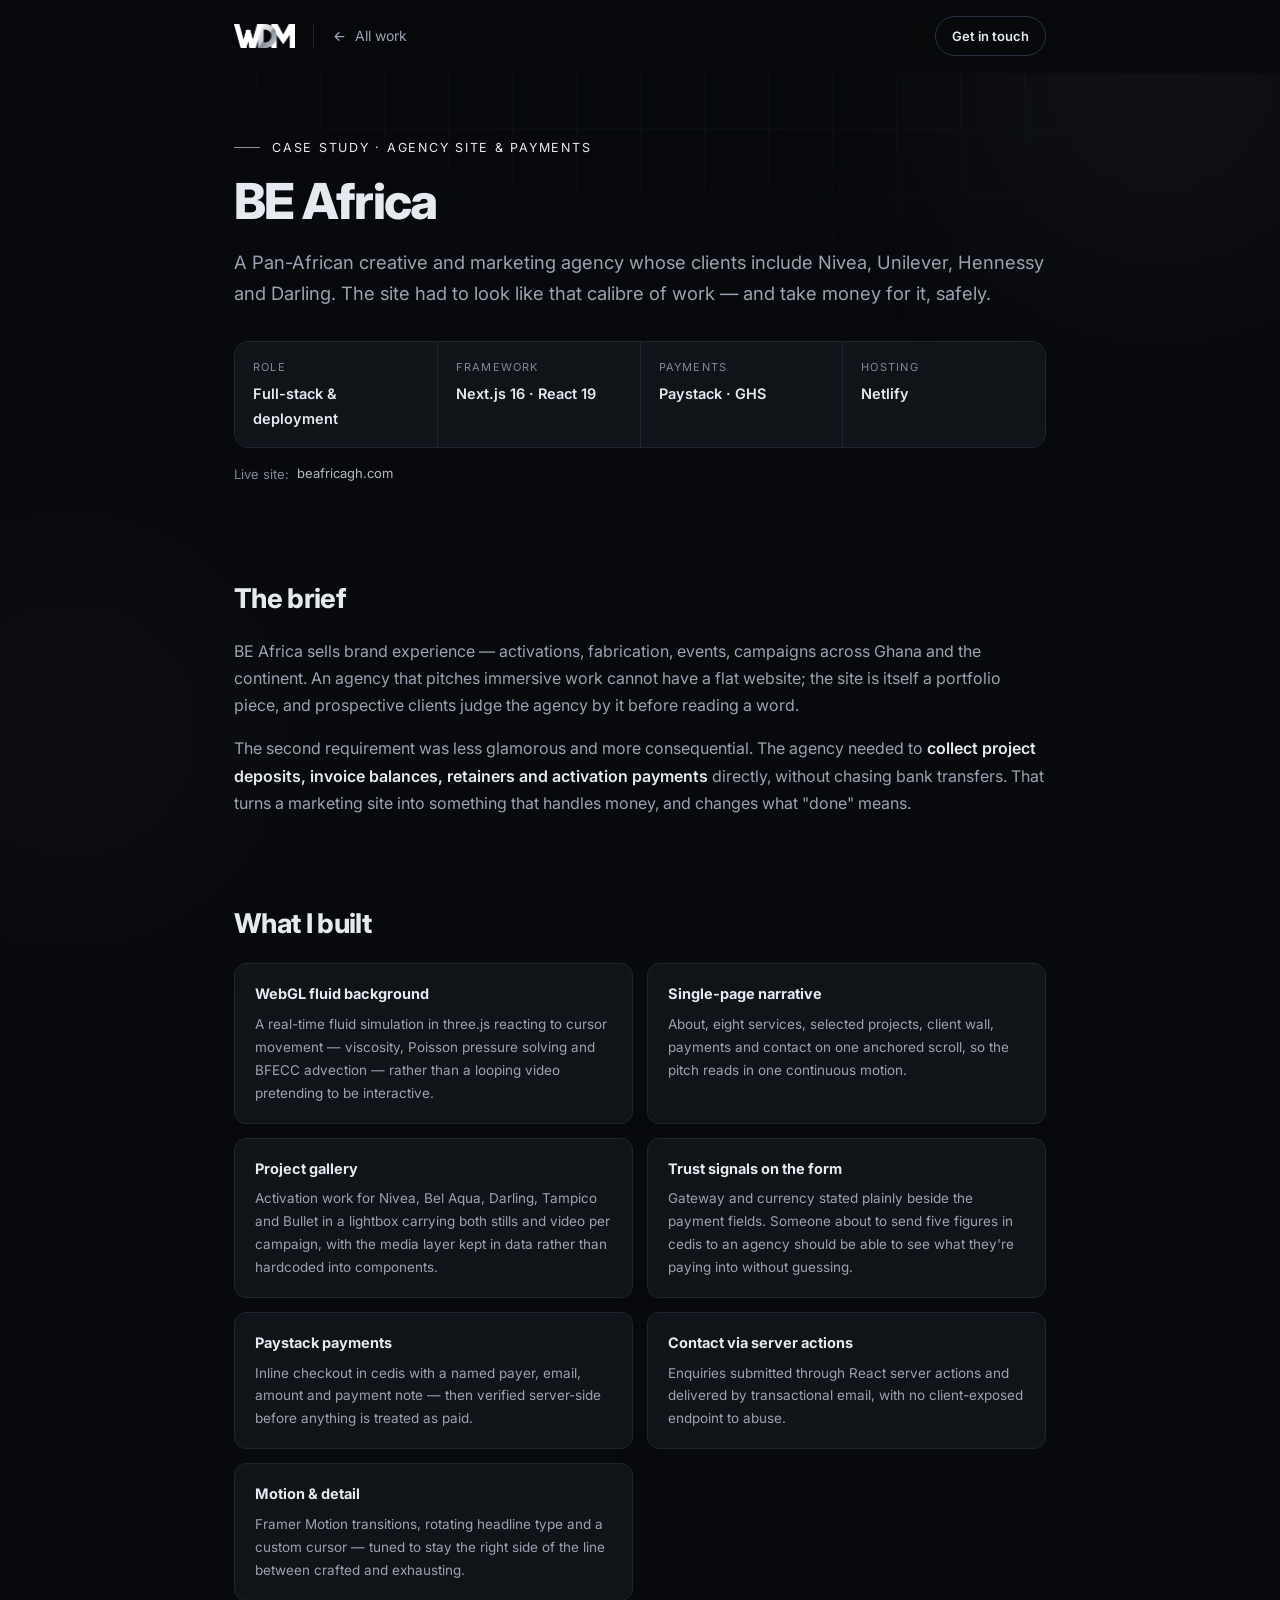
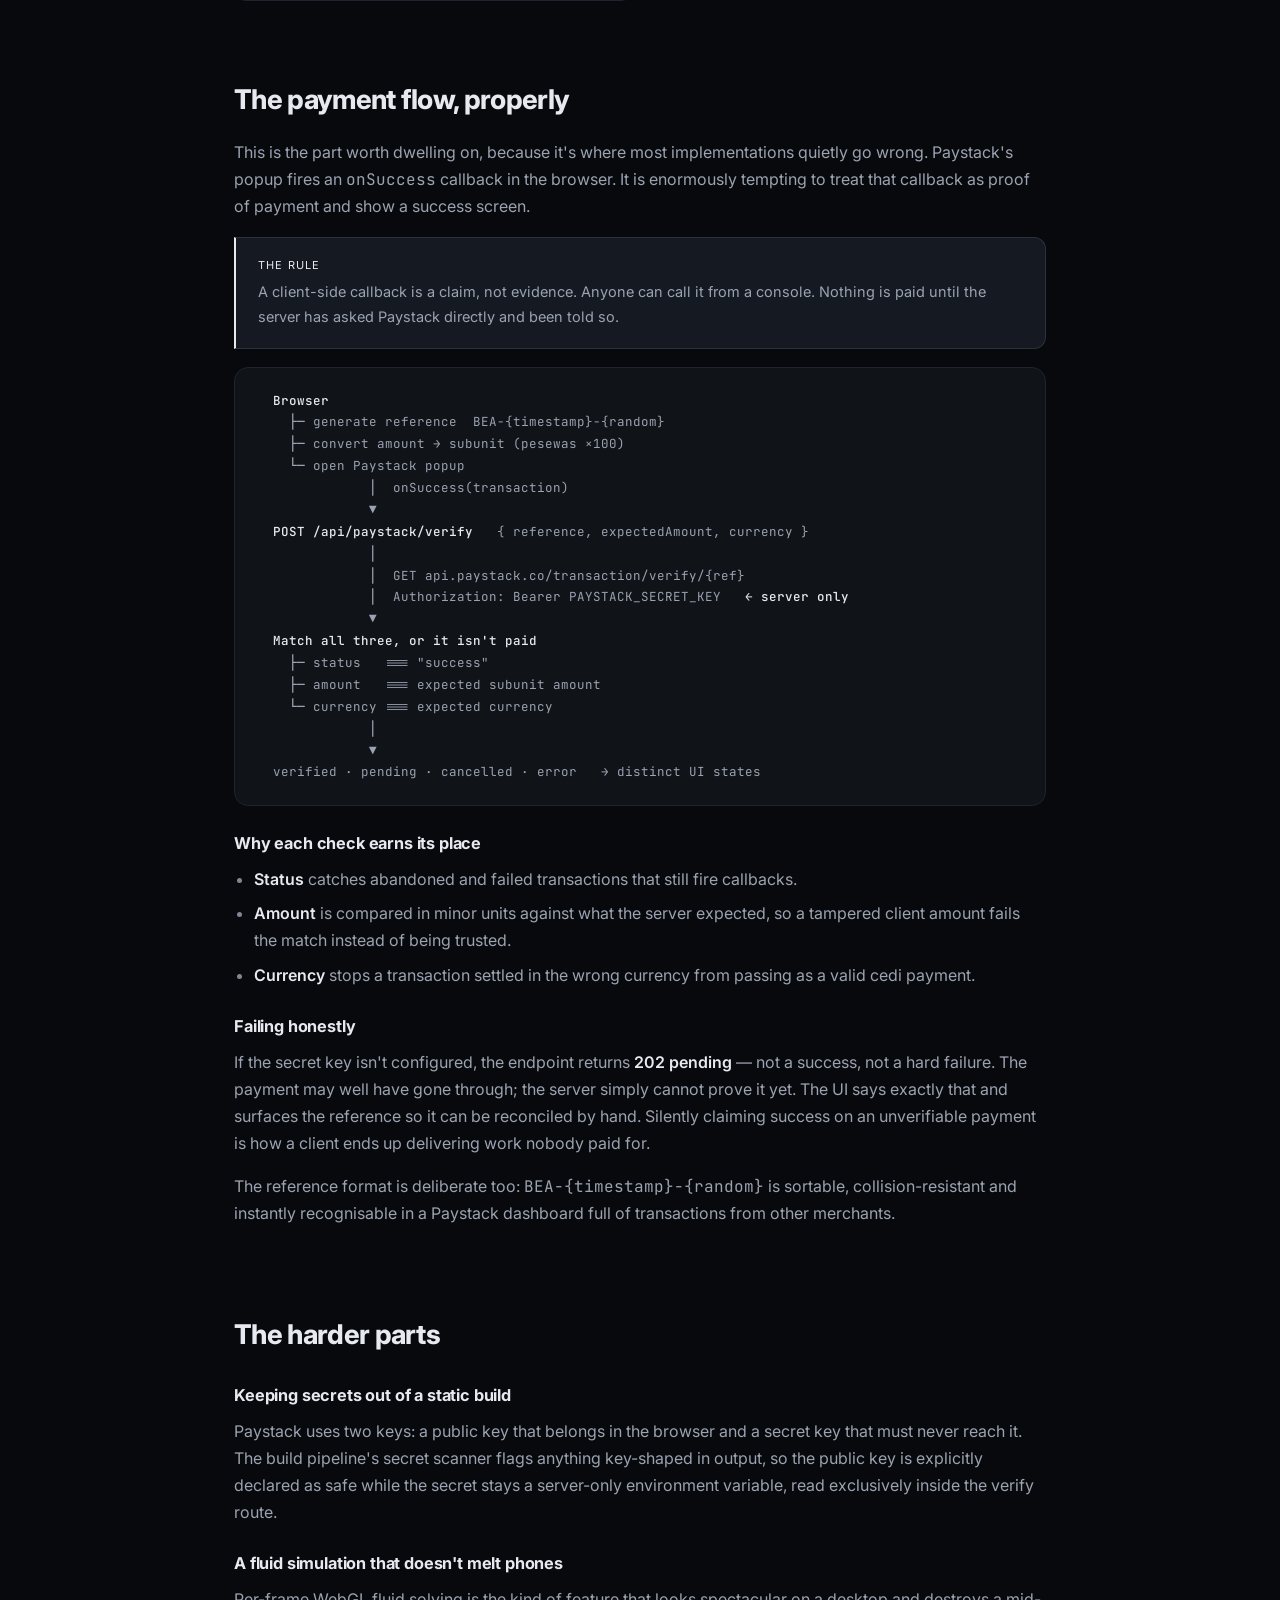
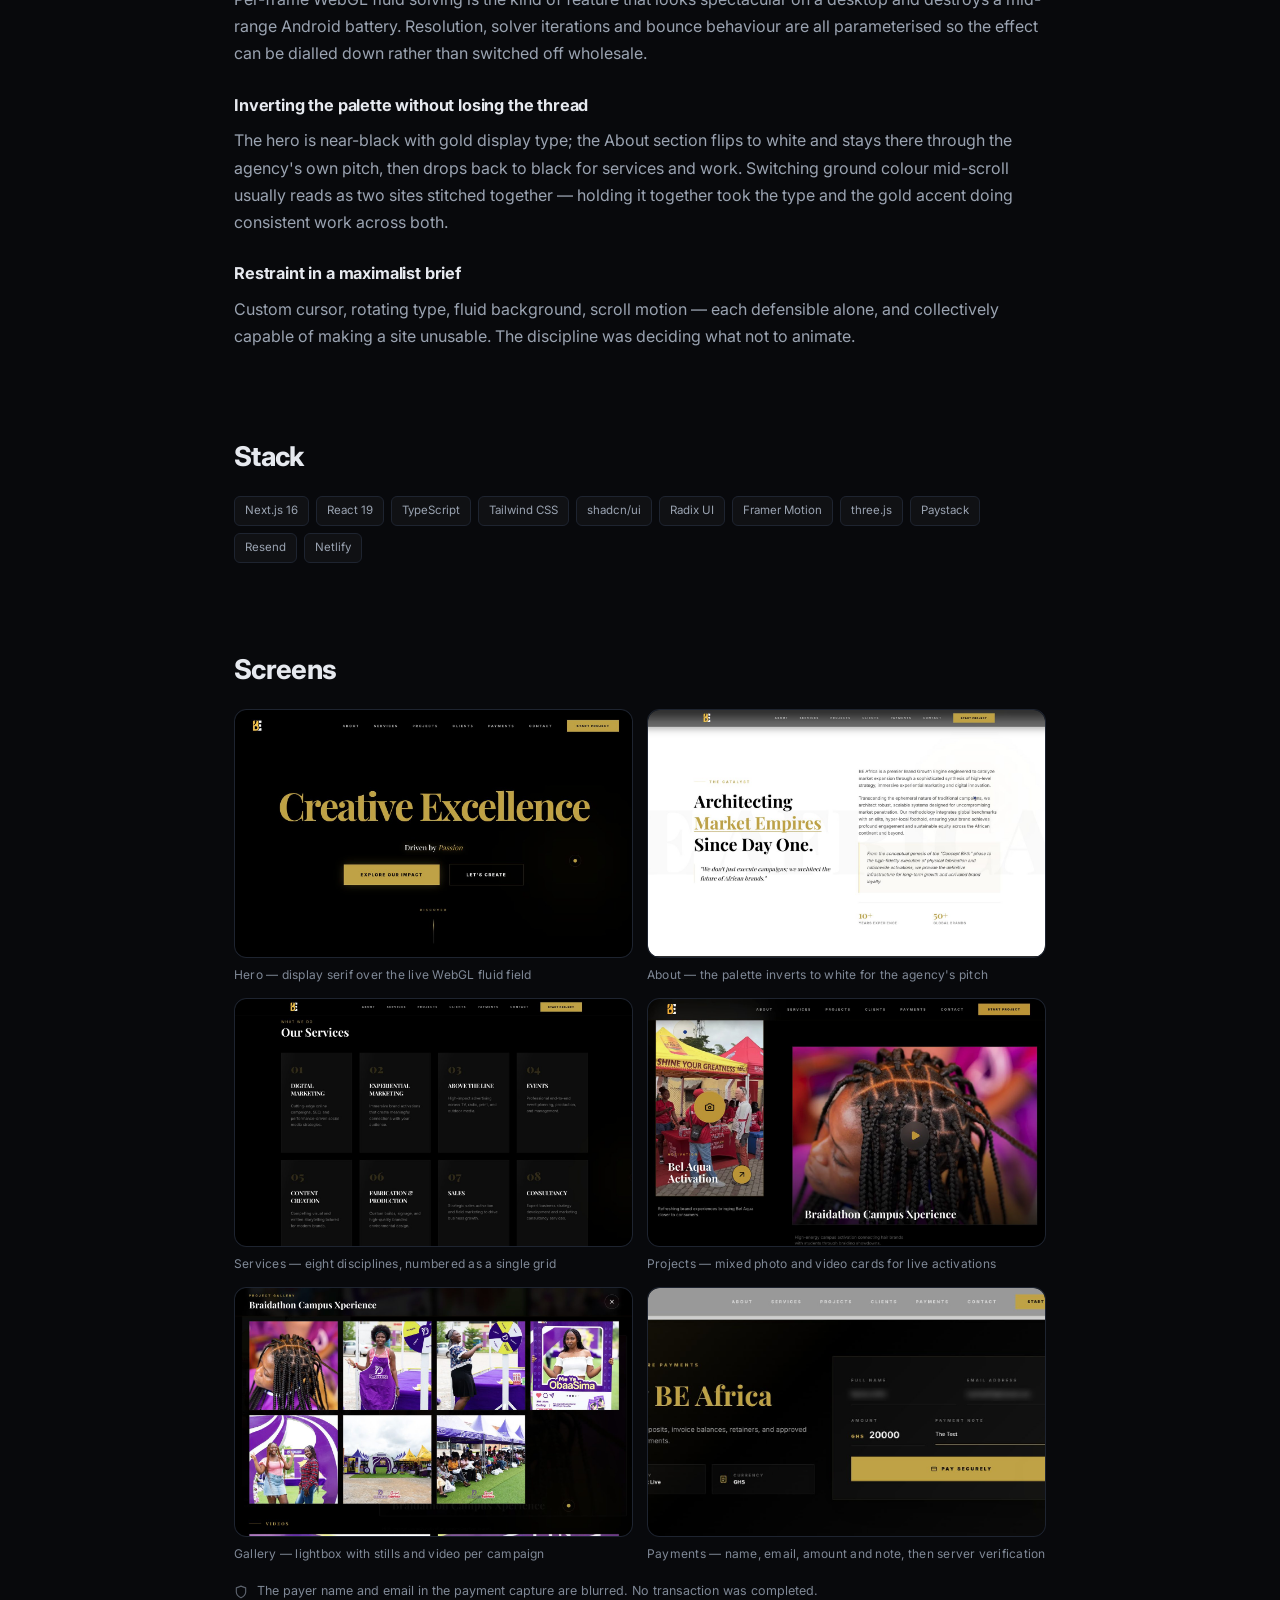
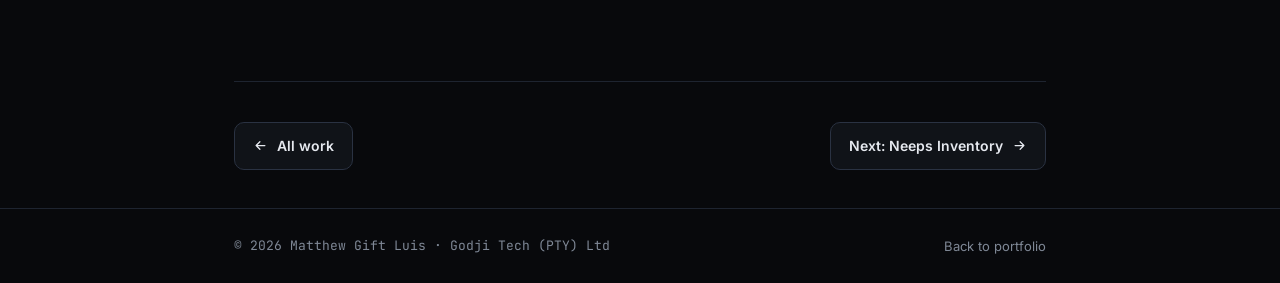
<file: case-studies/be-africa.html>
<!DOCTYPE html>
<html lang="en">
<head>
<meta charset="utf-8">
<meta name="viewport" content="width=device-width, initial-scale=1">
<title>BE Africa — Case Study | Matthew Gift Luis</title>
<meta name="description" content="Agency site for a Pan-African creative and marketing agency: Next.js 16, a WebGL fluid background, and Paystack payments verified server-side before a cedi is counted.">
<link rel="icon" href="../favicon.ico" sizes="any">
<link rel="icon" type="image/png" sizes="32x32" href="../assets/brand/favicon-32.png">
<link rel="apple-touch-icon" href="../assets/brand/apple-touch-icon.png">
<meta property="og:image" content="https://webdevmatt-dot.github.io/portfolio/assets/brand/og-image.jpg">
<meta property="og:image:width" content="1200">
<meta property="og:image:height" content="630">
<meta name="twitter:card" content="summary_large_image">
<meta name="theme-color" content="#08090c">
<link rel="preconnect" href="https://fonts.googleapis.com">
<link rel="preconnect" href="https://fonts.gstatic.com" crossorigin>
<link href="https://fonts.googleapis.com/css2?family=Inter:wght@400;500;600;700;800&family=JetBrains+Mono:wght@400;500&display=swap" rel="stylesheet">
<link rel="stylesheet" href="../assets/case.css?v=3">
</head>
<body>

<div class="bg-grid"></div>
<div class="bg-orb orb-a"></div>
<div class="bg-orb orb-b"></div>

<header id="hdr">
  <nav>
    <div class="nav-left">
      <a href="../index.html" class="home-mark" aria-label="webDevMatt home"><img src="../assets/brand/wdm-mark.png" alt="WDM" width="245" height="96"></a>
      <a href="../index.html#work" class="back">
      <svg viewBox="0 0 24 24" fill="none" stroke="currentColor" stroke-width="2" stroke-linecap="round" stroke-linejoin="round"><path d="M19 12H5M11 18l-6-6 6-6"/></svg>
      All work
    </a>
    </div>
    <a href="../index.html#contact" class="nav-cta">Get in touch</a>
  </nav>
</header>

<main>
  <section class="cs-hero">
    <div class="wrap">
      <div class="eyebrow reveal">Case study · Agency site &amp; payments</div>
      <h1 class="reveal">BE Africa</h1>
      <p class="tagline reveal">
        A Pan-African creative and marketing agency whose clients include Nivea, Unilever, Hennessy
        and Darling. The site had to look like that calibre of work — and take money for it, safely.
      </p>

      <dl class="meta reveal">
        <div><dt>Role</dt><dd>Full-stack &amp; deployment</dd></div>
        <div><dt>Framework</dt><dd>Next.js 16 · React 19</dd></div>
        <div><dt>Payments</dt><dd>Paystack · GHS</dd></div>
        <div><dt>Hosting</dt><dd>Netlify</dd></div>
      </dl>
      <p class="live-note reveal">
        <span>Live site:</span>
        <a href="https://beafricagh.com/" target="_blank" rel="noopener">beafricagh.com</a>
      </p>
    </div>
  </section>

  <section class="reveal">
    <div class="wrap">
      <h2>The brief</h2>
      <p>
        BE Africa sells brand experience — activations, fabrication, events, campaigns across Ghana and
        the continent. An agency that pitches immersive work cannot have a flat website; the site is
        itself a portfolio piece, and prospective clients judge the agency by it before reading a word.
      </p>
      <p>
        The second requirement was less glamorous and more consequential. The agency needed to
        <strong>collect project deposits, invoice balances, retainers and activation payments</strong>
        directly, without chasing bank transfers. That turns a marketing site into something that
        handles money, and changes what "done" means.
      </p>
    </div>
  </section>

  <section class="reveal">
    <div class="wrap">
      <h2>What I built</h2>
      <div class="features">
        <div class="feature">
          <h4>WebGL fluid background</h4>
          <p>A real-time fluid simulation in three.js reacting to cursor movement — viscosity, Poisson pressure solving and BFECC advection — rather than a looping video pretending to be interactive.</p>
        </div>
        <div class="feature">
          <h4>Single-page narrative</h4>
          <p>About, eight services, selected projects, client wall, payments and contact on one anchored scroll, so the pitch reads in one continuous motion.</p>
        </div>
        <div class="feature">
          <h4>Project gallery</h4>
          <p>Activation work for Nivea, Bel Aqua, Darling, Tampico and Bullet in a lightbox carrying both stills and video per campaign, with the media layer kept in data rather than hardcoded into components.</p>
        </div>
        <div class="feature">
          <h4>Trust signals on the form</h4>
          <p>Gateway and currency stated plainly beside the payment fields. Someone about to send five figures in cedis to an agency should be able to see what they're paying into without guessing.</p>
        </div>
        <div class="feature">
          <h4>Paystack payments</h4>
          <p>Inline checkout in cedis with a named payer, email, amount and payment note — then verified server-side before anything is treated as paid.</p>
        </div>
        <div class="feature">
          <h4>Contact via server actions</h4>
          <p>Enquiries submitted through React server actions and delivered by transactional email, with no client-exposed endpoint to abuse.</p>
        </div>
        <div class="feature">
          <h4>Motion &amp; detail</h4>
          <p>Framer Motion transitions, rotating headline type and a custom cursor — tuned to stay the right side of the line between crafted and exhausting.</p>
        </div>
      </div>
    </div>
  </section>

  <section class="reveal">
    <div class="wrap">
      <h2>The payment flow, properly</h2>
      <p>
        This is the part worth dwelling on, because it's where most implementations quietly go wrong.
        Paystack's popup fires an <code class="mono">onSuccess</code> callback in the browser. It is
        enormously tempting to treat that callback as proof of payment and show a success screen.
      </p>
      <div class="callout">
        <span class="k">The rule</span>
        <p>
          A client-side callback is a claim, not evidence. Anyone can call it from a console. Nothing
          is paid until the server has asked Paystack directly and been told so.
        </p>
      </div>
      <div class="arch">
<pre>  <b>Browser</b>
    ├─ generate reference  BEA-{timestamp}-{random}
    ├─ convert amount → subunit (pesewas ×100)
    └─ open Paystack popup
              │  onSuccess(transaction)
              ▼
  <b>POST /api/paystack/verify</b>   { reference, expectedAmount, currency }
              │
              │  GET api.paystack.co/transaction/verify/{ref}
              │  Authorization: Bearer PAYSTACK_SECRET_KEY   <b>← server only</b>
              ▼
  <b>Match all three, or it isn't paid</b>
    ├─ status   === "success"
    ├─ amount   === expected subunit amount
    └─ currency === expected currency
              │
              ▼
  verified · pending · cancelled · error   → distinct UI states</pre>
      </div>

      <h3>Why each check earns its place</h3>
      <ul>
        <li><strong>Status</strong> catches abandoned and failed transactions that still fire callbacks.</li>
        <li><strong>Amount</strong> is compared in minor units against what the server expected, so a tampered client amount fails the match instead of being trusted.</li>
        <li><strong>Currency</strong> stops a transaction settled in the wrong currency from passing as a valid cedi payment.</li>
      </ul>

      <h3>Failing honestly</h3>
      <p>
        If the secret key isn't configured, the endpoint returns <strong>202 pending</strong> — not a
        success, not a hard failure. The payment may well have gone through; the server simply cannot
        prove it yet. The UI says exactly that and surfaces the reference so it can be reconciled by
        hand. Silently claiming success on an unverifiable payment is how a client ends up delivering
        work nobody paid for.
      </p>
      <p>
        The reference format is deliberate too: <code class="mono">BEA-{timestamp}-{random}</code> is
        sortable, collision-resistant and instantly recognisable in a Paystack dashboard full of
        transactions from other merchants.
      </p>
    </div>
  </section>

  <section class="reveal">
    <div class="wrap">
      <h2>The harder parts</h2>

      <h3>Keeping secrets out of a static build</h3>
      <p>
        Paystack uses two keys: a public key that belongs in the browser and a secret key that must
        never reach it. The build pipeline's secret scanner flags anything key-shaped in output, so the
        public key is explicitly declared as safe while the secret stays a server-only environment
        variable, read exclusively inside the verify route.
      </p>

      <h3>A fluid simulation that doesn't melt phones</h3>
      <p>
        Per-frame WebGL fluid solving is the kind of feature that looks spectacular on a desktop and
        destroys a mid-range Android battery. Resolution, solver iterations and bounce behaviour are
        all parameterised so the effect can be dialled down rather than switched off wholesale.
      </p>

      <h3>Inverting the palette without losing the thread</h3>
      <p>
        The hero is near-black with gold display type; the About section flips to white and stays there
        through the agency's own pitch, then drops back to black for services and work. Switching
        ground colour mid-scroll usually reads as two sites stitched together — holding it together
        took the type and the gold accent doing consistent work across both.
      </p>

      <h3>Restraint in a maximalist brief</h3>
      <p>
        Custom cursor, rotating type, fluid background, scroll motion — each defensible alone, and
        collectively capable of making a site unusable. The discipline was deciding what not to animate.
      </p>
    </div>
  </section>

  <section class="reveal">
    <div class="wrap">
      <h2>Stack</h2>
      <div class="tags">
        <span class="tag">Next.js 16</span><span class="tag">React 19</span><span class="tag">TypeScript</span>
        <span class="tag">Tailwind CSS</span><span class="tag">shadcn/ui</span><span class="tag">Radix UI</span>
        <span class="tag">Framer Motion</span><span class="tag">three.js</span>
        <span class="tag">Paystack</span><span class="tag">Resend</span><span class="tag">Netlify</span>
      </div>
    </div>
  </section>

  <section class="reveal">
    <div class="wrap">
      <h2>Screens</h2>
      <div class="shots">
        <figure class="shot-item">
          <div class="shot filled"><img src="../assets/shots/bea-hero.jpg" alt="BE Africa hero with Creative Excellence headline over the fluid background" loading="lazy" width="1600" height="869"></div>
          <figcaption>Hero — display serif over the live WebGL fluid field</figcaption>
        </figure>
        <figure class="shot-item">
          <div class="shot filled"><img src="../assets/shots/bea-about.jpg" alt="About section with agency positioning and stats" loading="lazy" width="1600" height="876"></div>
          <figcaption>About — the palette inverts to white for the agency's pitch</figcaption>
        </figure>
        <figure class="shot-item">
          <div class="shot filled"><img src="../assets/shots/bea-services.jpg" alt="Eight numbered service cards" loading="lazy" width="1600" height="876"></div>
          <figcaption>Services — eight disciplines, numbered as a single grid</figcaption>
        </figure>
        <figure class="shot-item">
          <div class="shot filled"><img src="../assets/shots/bea-projects.jpg" alt="Project cards for Bel Aqua and Braidathon activations" loading="lazy" width="1600" height="879"></div>
          <figcaption>Projects — mixed photo and video cards for live activations</figcaption>
        </figure>
        <figure class="shot-item">
          <div class="shot filled"><img src="../assets/shots/bea-gallery.jpg" alt="Project gallery lightbox with activation photography" loading="lazy" width="1600" height="875"></div>
          <figcaption>Gallery — lightbox with stills and video per campaign</figcaption>
        </figure>
        <figure class="shot-item">
          <div class="shot filled"><img src="../assets/shots/bea-payment.jpg" alt="Paystack payment panel in Ghanaian cedis" loading="lazy" width="1600" height="689"></div>
          <figcaption>Payments — name, email, amount and note, then server verification</figcaption>
        </figure>
      </div>
      <p class="redaction-note">
        <svg viewBox="0 0 24 24" fill="none" stroke="currentColor" stroke-width="2" stroke-linecap="round" stroke-linejoin="round"><path d="M12 22s8-4 8-10V5l-8-3-8 3v7c0 6 8 10 8 10Z"/></svg>
        The payer name and email in the payment capture are blurred. No transaction was completed.
      </p>
    </div>
  </section>

  <div class="wrap">
    <div class="cs-nav">
      <a href="../index.html#work">
        <svg viewBox="0 0 24 24" fill="none" stroke="currentColor" stroke-width="2" stroke-linecap="round" stroke-linejoin="round"><path d="M19 12H5M11 18l-6-6 6-6"/></svg>
        All work
      </a>
      <a href="neeps-inventory.html">
        Next: Neeps Inventory
        <svg viewBox="0 0 24 24" fill="none" stroke="currentColor" stroke-width="2" stroke-linecap="round" stroke-linejoin="round"><path d="M5 12h14M13 6l6 6-6 6"/></svg>
      </a>
    </div>
  </div>
</main>

<footer>
  <div class="wrap foot">
    <span class="mono">© <span id="yr">2026</span> Matthew Gift Luis · Godji Tech (PTY) Ltd</span>
    <span><a href="../index.html">Back to portfolio</a></span>
  </div>
</footer>

<script src="../assets/case.js?v=3"></script>
<script src="../assets/pf.js?v=1" data-root="../" defer></script>
</body>
</html>
</file>
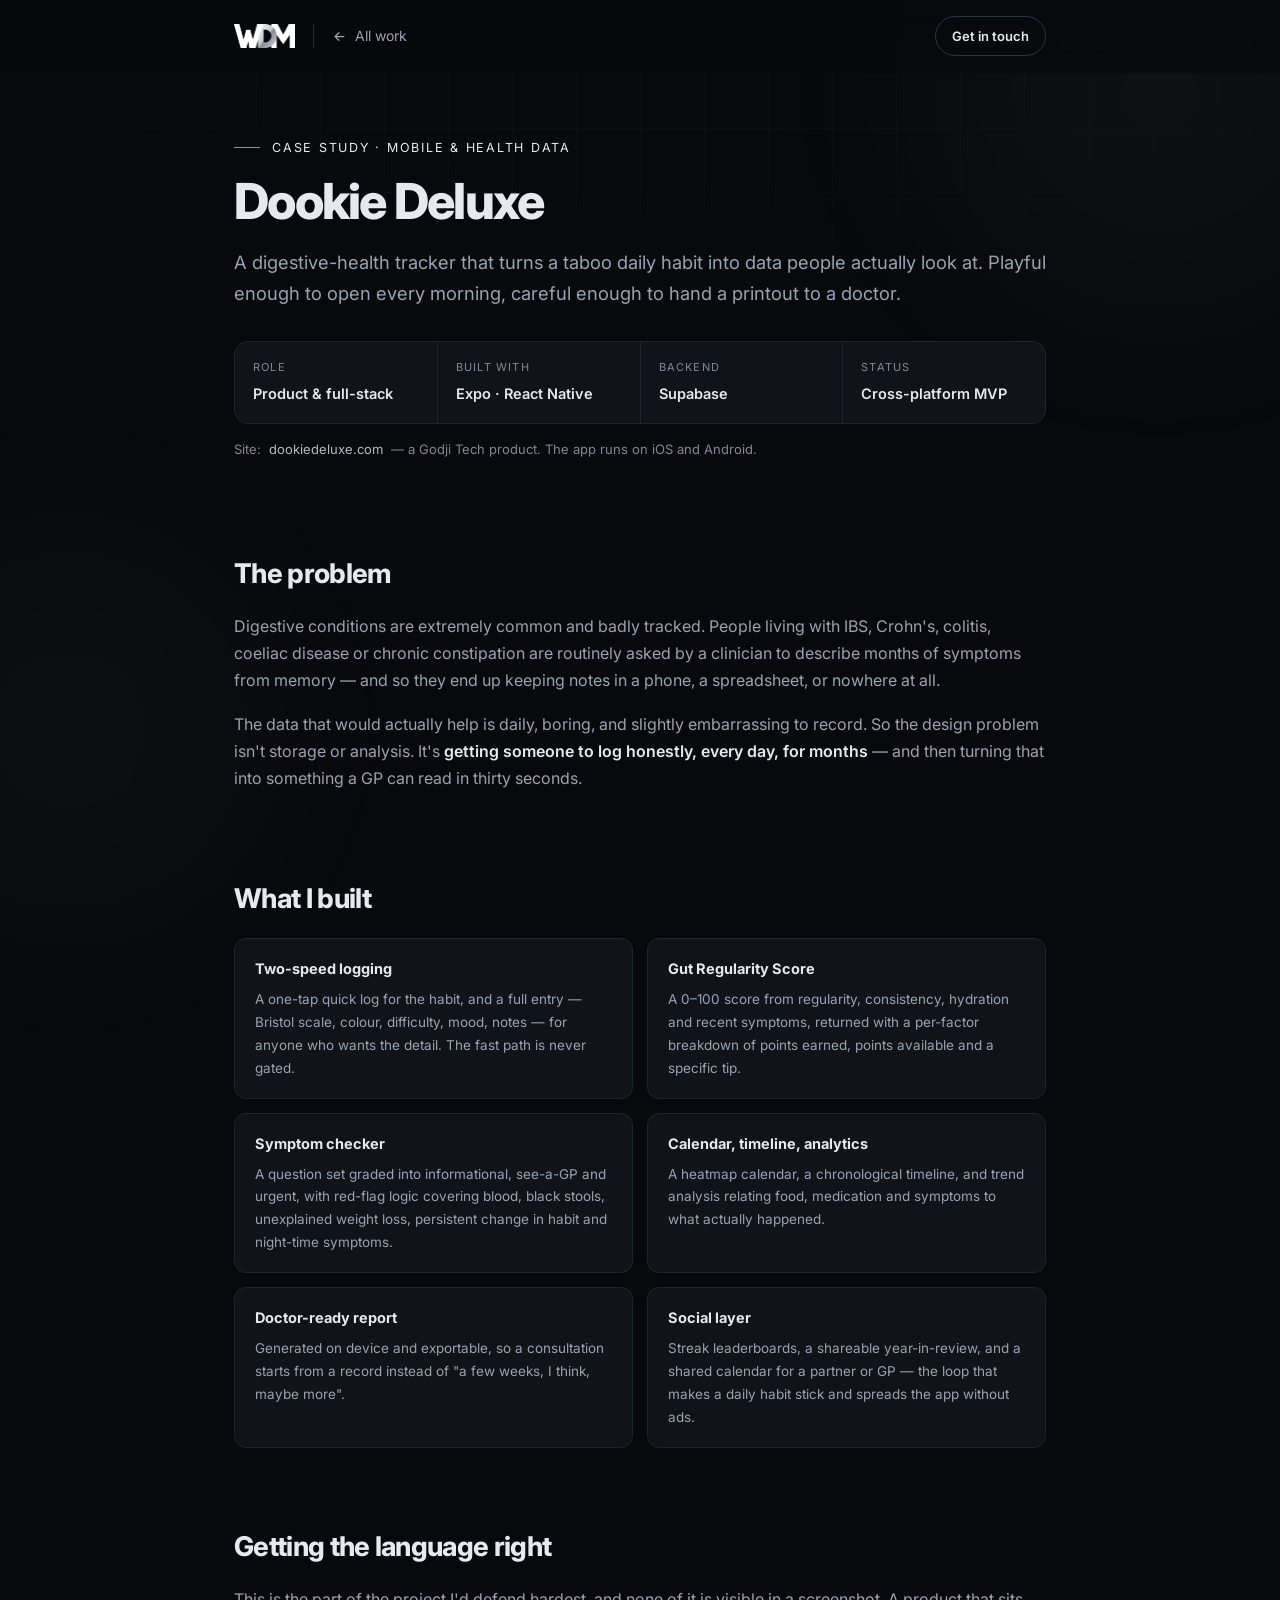
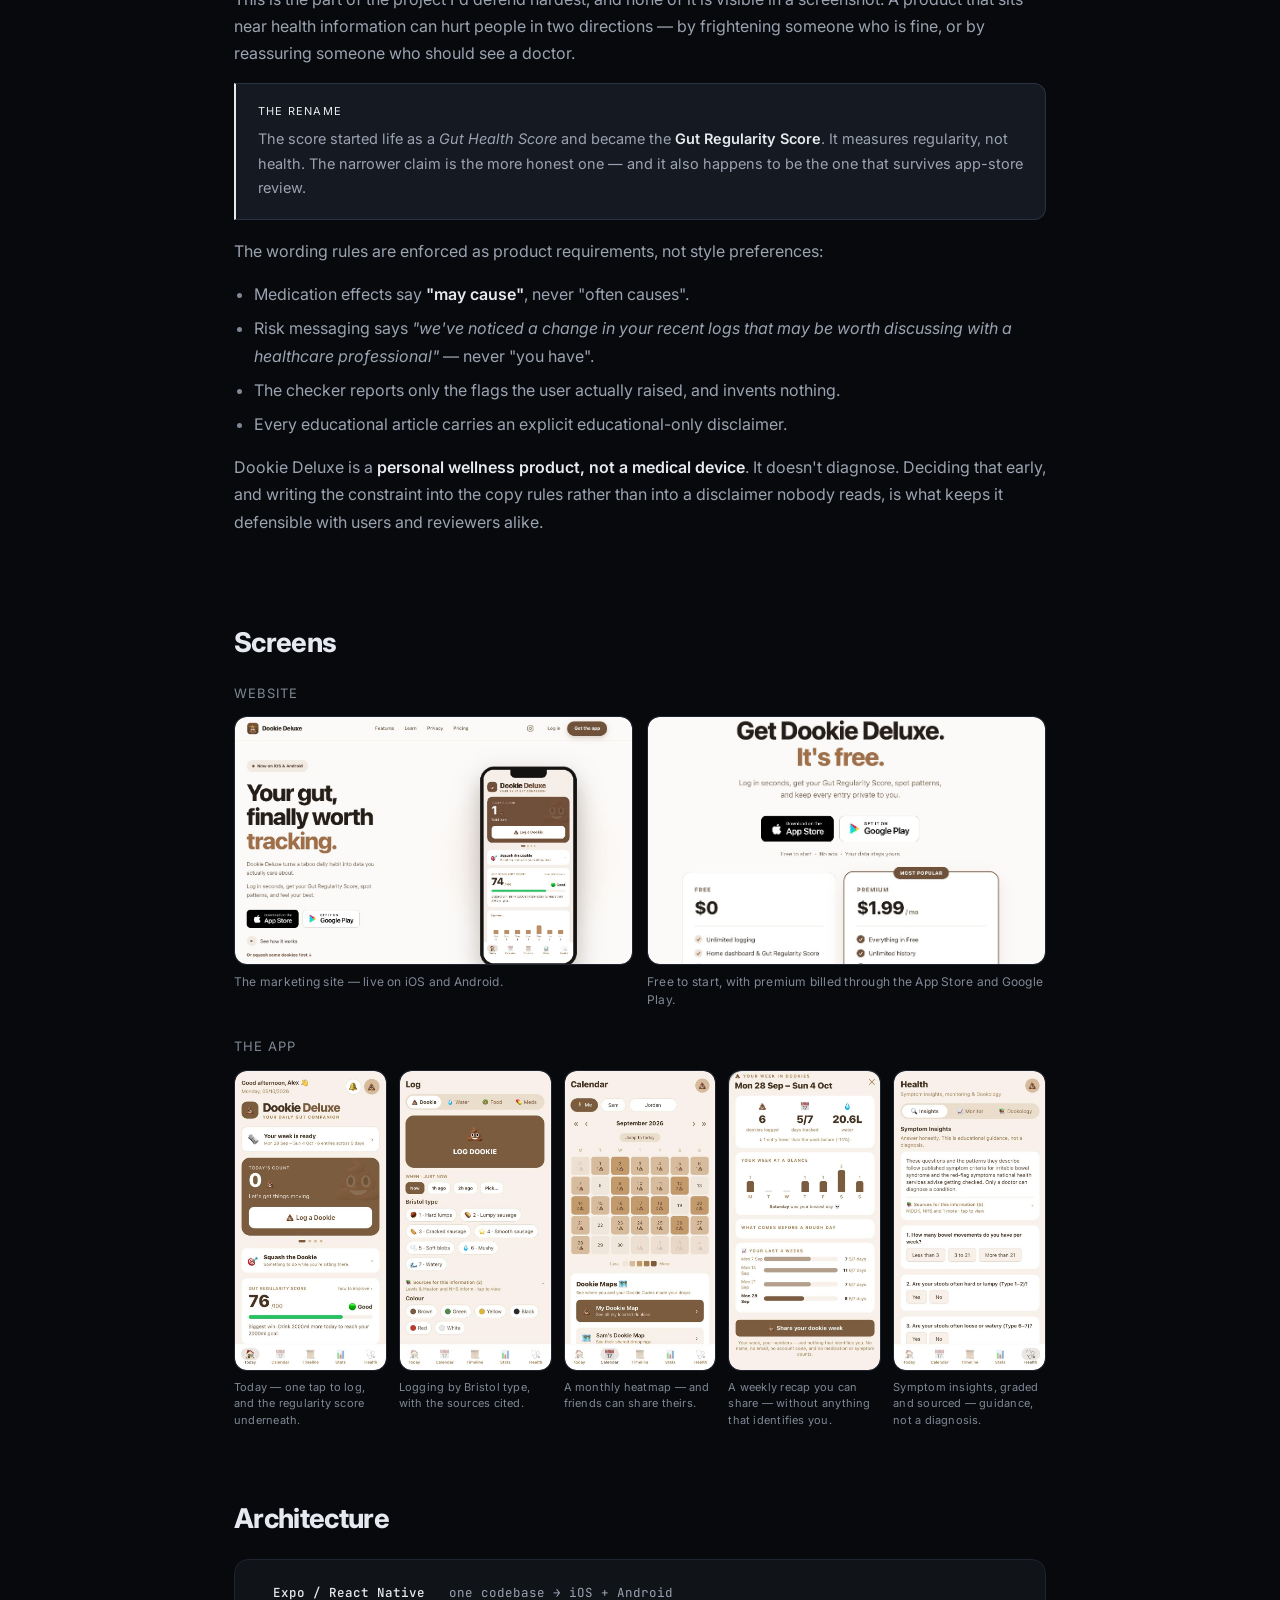
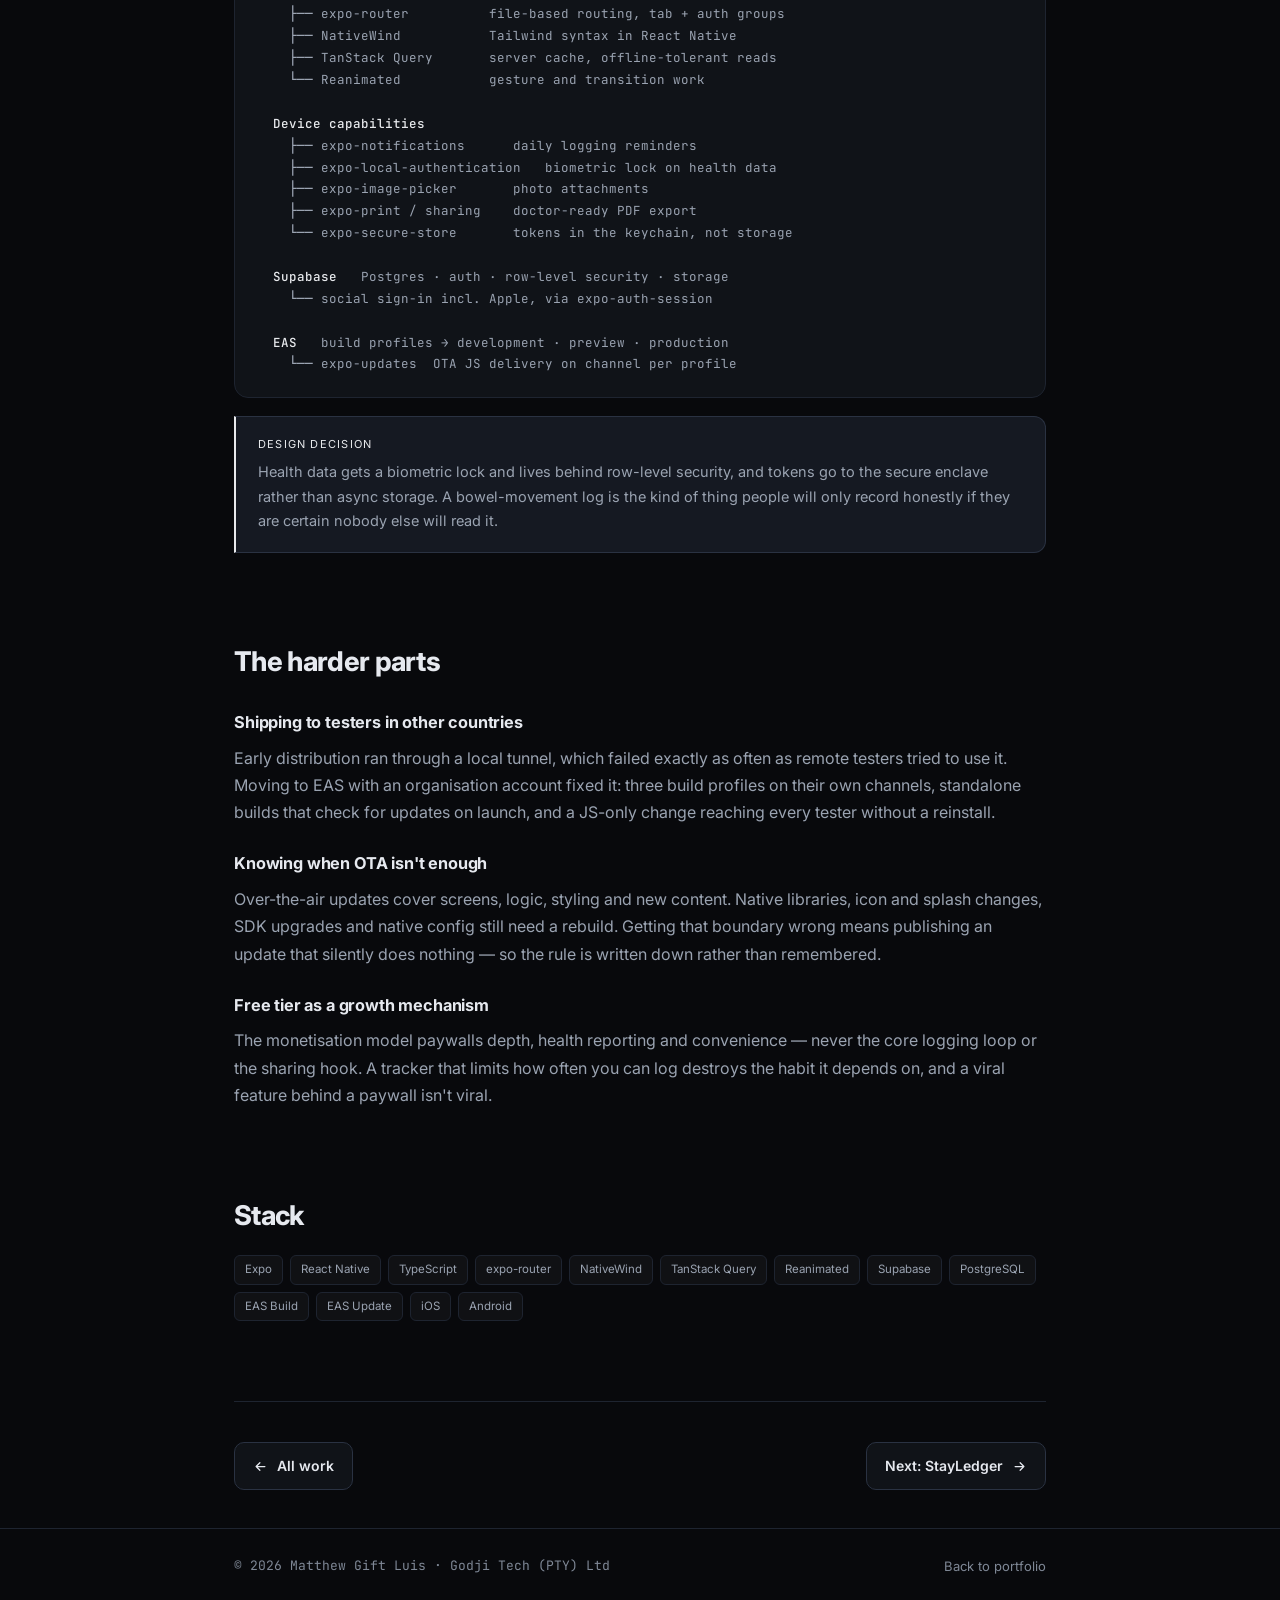
<file: case-studies/dookie-deluxe.html>
<!DOCTYPE html>
<html lang="en">
<head>
<meta charset="utf-8">
<meta name="viewport" content="width=device-width, initial-scale=1">
<title>Dookie Deluxe — Case Study | Matthew Gift Luis</title>
<meta name="description" content="A cross-platform digestive-health tracker built in Expo and React Native on Supabase — daily logging, a regularity score, symptom checking with red-flag grading, and doctor-ready reports.">
<link rel="icon" href="../favicon.ico" sizes="any">
<link rel="icon" type="image/png" sizes="32x32" href="../assets/brand/favicon-32.png">
<link rel="apple-touch-icon" href="../assets/brand/apple-touch-icon.png">
<meta property="og:image" content="https://webdevmatt-dot.github.io/portfolio/assets/brand/og-image.jpg">
<meta property="og:image:width" content="1200">
<meta property="og:image:height" content="630">
<meta name="twitter:card" content="summary_large_image">
<meta name="theme-color" content="#08090c">
<link rel="preconnect" href="https://fonts.googleapis.com">
<link rel="preconnect" href="https://fonts.gstatic.com" crossorigin>
<link href="https://fonts.googleapis.com/css2?family=Inter:wght@400;500;600;700;800&family=JetBrains+Mono:wght@400;500&display=swap" rel="stylesheet">
<link rel="stylesheet" href="../assets/case.css?v=3">
</head>
<body>

<div class="bg-grid"></div>
<div class="bg-orb orb-a"></div>
<div class="bg-orb orb-b"></div>

<header id="hdr">
  <nav>
    <div class="nav-left">
      <a href="../index.html" class="home-mark" aria-label="webDevMatt home"><img src="../assets/brand/wdm-mark.png" alt="WDM" width="245" height="96"></a>
      <a href="../index.html#work" class="back">
      <svg viewBox="0 0 24 24" fill="none" stroke="currentColor" stroke-width="2" stroke-linecap="round" stroke-linejoin="round"><path d="M19 12H5M11 18l-6-6 6-6"/></svg>
      All work
    </a>
    </div>
    <a href="../index.html#contact" class="nav-cta">Get in touch</a>
  </nav>
</header>

<main>
  <section class="cs-hero">
    <div class="wrap">
      <div class="eyebrow reveal">Case study · Mobile &amp; health data</div>
      <h1 class="reveal">Dookie Deluxe</h1>
      <p class="tagline reveal">
        A digestive-health tracker that turns a taboo daily habit into data people actually look at.
        Playful enough to open every morning, careful enough to hand a printout to a doctor.
      </p>

      <dl class="meta reveal">
        <div><dt>Role</dt><dd>Product &amp; full-stack</dd></div>
        <div><dt>Built with</dt><dd>Expo · React Native</dd></div>
        <div><dt>Backend</dt><dd>Supabase</dd></div>
        <div><dt>Status</dt><dd>Cross-platform MVP</dd></div>
      </dl>
      <p class="live-note reveal">
        <span>Site:</span>
        <a href="https://dookiedeluxe.com/" target="_blank" rel="noopener">dookiedeluxe.com</a>
        <span>— a Godji Tech product. The app runs on iOS and Android.</span>
      </p>
    </div>
  </section>

  <section class="reveal">
    <div class="wrap">
      <h2>The problem</h2>
      <p>
        Digestive conditions are extremely common and badly tracked. People living with IBS, Crohn's,
        colitis, coeliac disease or chronic constipation are routinely asked by a clinician to describe
        months of symptoms from memory — and so they end up keeping notes in a phone, a spreadsheet, or
        nowhere at all.
      </p>
      <p>
        The data that would actually help is daily, boring, and slightly embarrassing to record. So the
        design problem isn't storage or analysis. It's <strong>getting someone to log honestly, every
        day, for months</strong> — and then turning that into something a GP can read in thirty seconds.
      </p>
    </div>
  </section>

  <section class="reveal">
    <div class="wrap">
      <h2>What I built</h2>
      <div class="features">
        <div class="feature">
          <h4>Two-speed logging</h4>
          <p>A one-tap quick log for the habit, and a full entry — Bristol scale, colour, difficulty, mood, notes — for anyone who wants the detail. The fast path is never gated.</p>
        </div>
        <div class="feature">
          <h4>Gut Regularity Score</h4>
          <p>A 0–100 score from regularity, consistency, hydration and recent symptoms, returned with a per-factor breakdown of points earned, points available and a specific tip.</p>
        </div>
        <div class="feature">
          <h4>Symptom checker</h4>
          <p>A question set graded into informational, see-a-GP and urgent, with red-flag logic covering blood, black stools, unexplained weight loss, persistent change in habit and night-time symptoms.</p>
        </div>
        <div class="feature">
          <h4>Calendar, timeline, analytics</h4>
          <p>A heatmap calendar, a chronological timeline, and trend analysis relating food, medication and symptoms to what actually happened.</p>
        </div>
        <div class="feature">
          <h4>Doctor-ready report</h4>
          <p>Generated on device and exportable, so a consultation starts from a record instead of "a few weeks, I think, maybe more".</p>
        </div>
        <div class="feature">
          <h4>Social layer</h4>
          <p>Streak leaderboards, a shareable year-in-review, and a shared calendar for a partner or GP — the loop that makes a daily habit stick and spreads the app without ads.</p>
        </div>
      </div>
    </div>
  </section>

  <section class="reveal">
    <div class="wrap">
      <h2>Getting the language right</h2>
      <p>
        This is the part of the project I'd defend hardest, and none of it is visible in a screenshot.
        A product that sits near health information can hurt people in two directions — by frightening
        someone who is fine, or by reassuring someone who should see a doctor.
      </p>
      <div class="callout">
        <span class="k">The rename</span>
        <p>
          The score started life as a <em>Gut Health Score</em> and became the <strong>Gut Regularity
          Score</strong>. It measures regularity, not health. The narrower claim is the more honest one
          — and it also happens to be the one that survives app-store review.
        </p>
      </div>
      <p>
        The wording rules are enforced as product requirements, not style preferences:
      </p>
      <ul>
        <li>Medication effects say <strong>"may cause"</strong>, never "often causes".</li>
        <li>Risk messaging says <em>"we've noticed a change in your recent logs that may be worth discussing with a healthcare professional"</em> — never "you have".</li>
        <li>The checker reports only the flags the user actually raised, and invents nothing.</li>
        <li>Every educational article carries an explicit educational-only disclaimer.</li>
      </ul>
      <p>
        Dookie Deluxe is a <strong>personal wellness product, not a medical device</strong>. It doesn't
        diagnose. Deciding that early, and writing the constraint into the copy rules rather than into a
        disclaimer nobody reads, is what keeps it defensible with users and reviewers alike.
      </p>
    </div>
  </section>

  <section class="reveal">
    <div class="wrap">
      <h2>Screens</h2>
      <p class="shots-sub">Website</p>
      <div class="shots">
        <figure class="shot-item">
          <div class="shot filled"><img src="../assets/shots/dd-site.jpg" alt="Dookie Deluxe website hero: 'Your gut, finally worth tracking' with App Store and Google Play buttons beside the app on a phone" loading="lazy" width="1181" height="800"></div>
          <figcaption>The marketing site — live on iOS and Android.</figcaption>
        </figure>
        <figure class="shot-item">
          <div class="shot filled"><img src="../assets/shots/dd-pricing.jpg" alt="Pricing page with a free plan and a $1.99 a month premium plan with a 14-day trial" loading="lazy" width="905" height="822"></div>
          <figcaption>Free to start, with premium billed through the App Store and Google Play.</figcaption>
        </figure>
      </div>

      <p class="shots-sub">The app</p>
      <div class="shots phone browser">
        <figure class="shot-item">
          <div class="shot filled"><img src="../assets/shots/dd-today.jpg" alt="Today screen with the day&#39;s count, a Log a Dookie button and the Gut Regularity Score" loading="lazy" width="591" height="1165"></div>
          <figcaption>Today — one tap to log, and the regularity score underneath.</figcaption>
        </figure>
        <figure class="shot-item">
          <div class="shot filled"><img src="../assets/shots/dd-log.jpg" alt="Log screen with Bristol stool types, colour and when it happened" loading="lazy" width="591" height="1165"></div>
          <figcaption>Logging by Bristol type, with the sources cited.</figcaption>
        </figure>
        <figure class="shot-item">
          <div class="shot filled"><img src="../assets/shots/dd-calendar.jpg" alt="Calendar heatmap of a month&#39;s entries with tabs to switch to friends&#39; shared calendars and Dookie Maps" loading="lazy" width="591" height="1165"></div>
          <figcaption>A monthly heatmap — and friends can share theirs.</figcaption>
        </figure>
        <figure class="shot-item">
          <div class="shot filled"><img src="../assets/shots/dd-recap.jpg" alt="Weekly recap with entries, days tracked, water, a daily chart and the last four weeks" loading="lazy" width="591" height="1165"></div>
          <figcaption>A weekly recap you can share — without anything that identifies you.</figcaption>
        </figure>
        <figure class="shot-item">
          <div class="shot filled"><img src="../assets/shots/dd-health.jpg" alt="Health screen with symptom questions based on published criteria and cited sources" loading="lazy" width="591" height="1165"></div>
          <figcaption>Symptom insights, graded and sourced — guidance, not a diagnosis.</figcaption>
        </figure>
      </div>
    </div>
  </section>

  <section class="reveal">
    <div class="wrap">
      <h2>Architecture</h2>
      <div class="arch">
<pre>  <b>Expo / React Native</b>   one codebase → iOS + Android
    ├── expo-router          file-based routing, tab + auth groups
    ├── NativeWind           Tailwind syntax in React Native
    ├── TanStack Query       server cache, offline-tolerant reads
    └── Reanimated           gesture and transition work

  <b>Device capabilities</b>
    ├── expo-notifications      daily logging reminders
    ├── expo-local-authentication   biometric lock on health data
    ├── expo-image-picker       photo attachments
    ├── expo-print / sharing    doctor-ready PDF export
    └── expo-secure-store       tokens in the keychain, not storage

  <b>Supabase</b>   Postgres · auth · row-level security · storage
    └── social sign-in incl. Apple, via expo-auth-session

  <b>EAS</b>   build profiles → development · preview · production
    └── expo-updates  OTA JS delivery on channel per profile</pre>
      </div>
      <div class="callout">
        <span class="k">Design decision</span>
        <p>
          Health data gets a biometric lock and lives behind row-level security, and tokens go to the
          secure enclave rather than async storage. A bowel-movement log is the kind of thing people
          will only record honestly if they are certain nobody else will read it.
        </p>
      </div>
    </div>
  </section>

  <section class="reveal">
    <div class="wrap">
      <h2>The harder parts</h2>

      <h3>Shipping to testers in other countries</h3>
      <p>
        Early distribution ran through a local tunnel, which failed exactly as often as remote testers
        tried to use it. Moving to EAS with an organisation account fixed it: three build profiles on
        their own channels, standalone builds that check for updates on launch, and a JS-only change
        reaching every tester without a reinstall.
      </p>

      <h3>Knowing when OTA isn't enough</h3>
      <p>
        Over-the-air updates cover screens, logic, styling and new content. Native libraries, icon and
        splash changes, SDK upgrades and native config still need a rebuild. Getting that boundary
        wrong means publishing an update that silently does nothing — so the rule is written down
        rather than remembered.
      </p>

      <h3>Free tier as a growth mechanism</h3>
      <p>
        The monetisation model paywalls depth, health reporting and convenience — never the core
        logging loop or the sharing hook. A tracker that limits how often you can log destroys the
        habit it depends on, and a viral feature behind a paywall isn't viral.
      </p>
    </div>
  </section>

  <section class="reveal">
    <div class="wrap">
      <h2>Stack</h2>
      <div class="tags">
        <span class="tag">Expo</span><span class="tag">React Native</span><span class="tag">TypeScript</span>
        <span class="tag">expo-router</span><span class="tag">NativeWind</span><span class="tag">TanStack Query</span>
        <span class="tag">Reanimated</span><span class="tag">Supabase</span><span class="tag">PostgreSQL</span>
        <span class="tag">EAS Build</span><span class="tag">EAS Update</span>
        <span class="tag">iOS</span><span class="tag">Android</span>
      </div>
    </div>
  </section>

  <div class="wrap">
    <div class="cs-nav">
      <a href="../index.html#work">
        <svg viewBox="0 0 24 24" fill="none" stroke="currentColor" stroke-width="2" stroke-linecap="round" stroke-linejoin="round"><path d="M19 12H5M11 18l-6-6 6-6"/></svg>
        All work
      </a>
      <a href="stayledger.html">
        Next: StayLedger
        <svg viewBox="0 0 24 24" fill="none" stroke="currentColor" stroke-width="2" stroke-linecap="round" stroke-linejoin="round"><path d="M5 12h14M13 6l6 6-6 6"/></svg>
      </a>
    </div>
  </div>
</main>

<footer>
  <div class="wrap foot">
    <span class="mono">© <span id="yr">2026</span> Matthew Gift Luis · Godji Tech (PTY) Ltd</span>
    <span><a href="../index.html">Back to portfolio</a></span>
  </div>
</footer>

<script src="../assets/case.js?v=3"></script>
<script src="../assets/pf.js?v=1" data-root="../" defer></script>
</body>
</html>
</file>
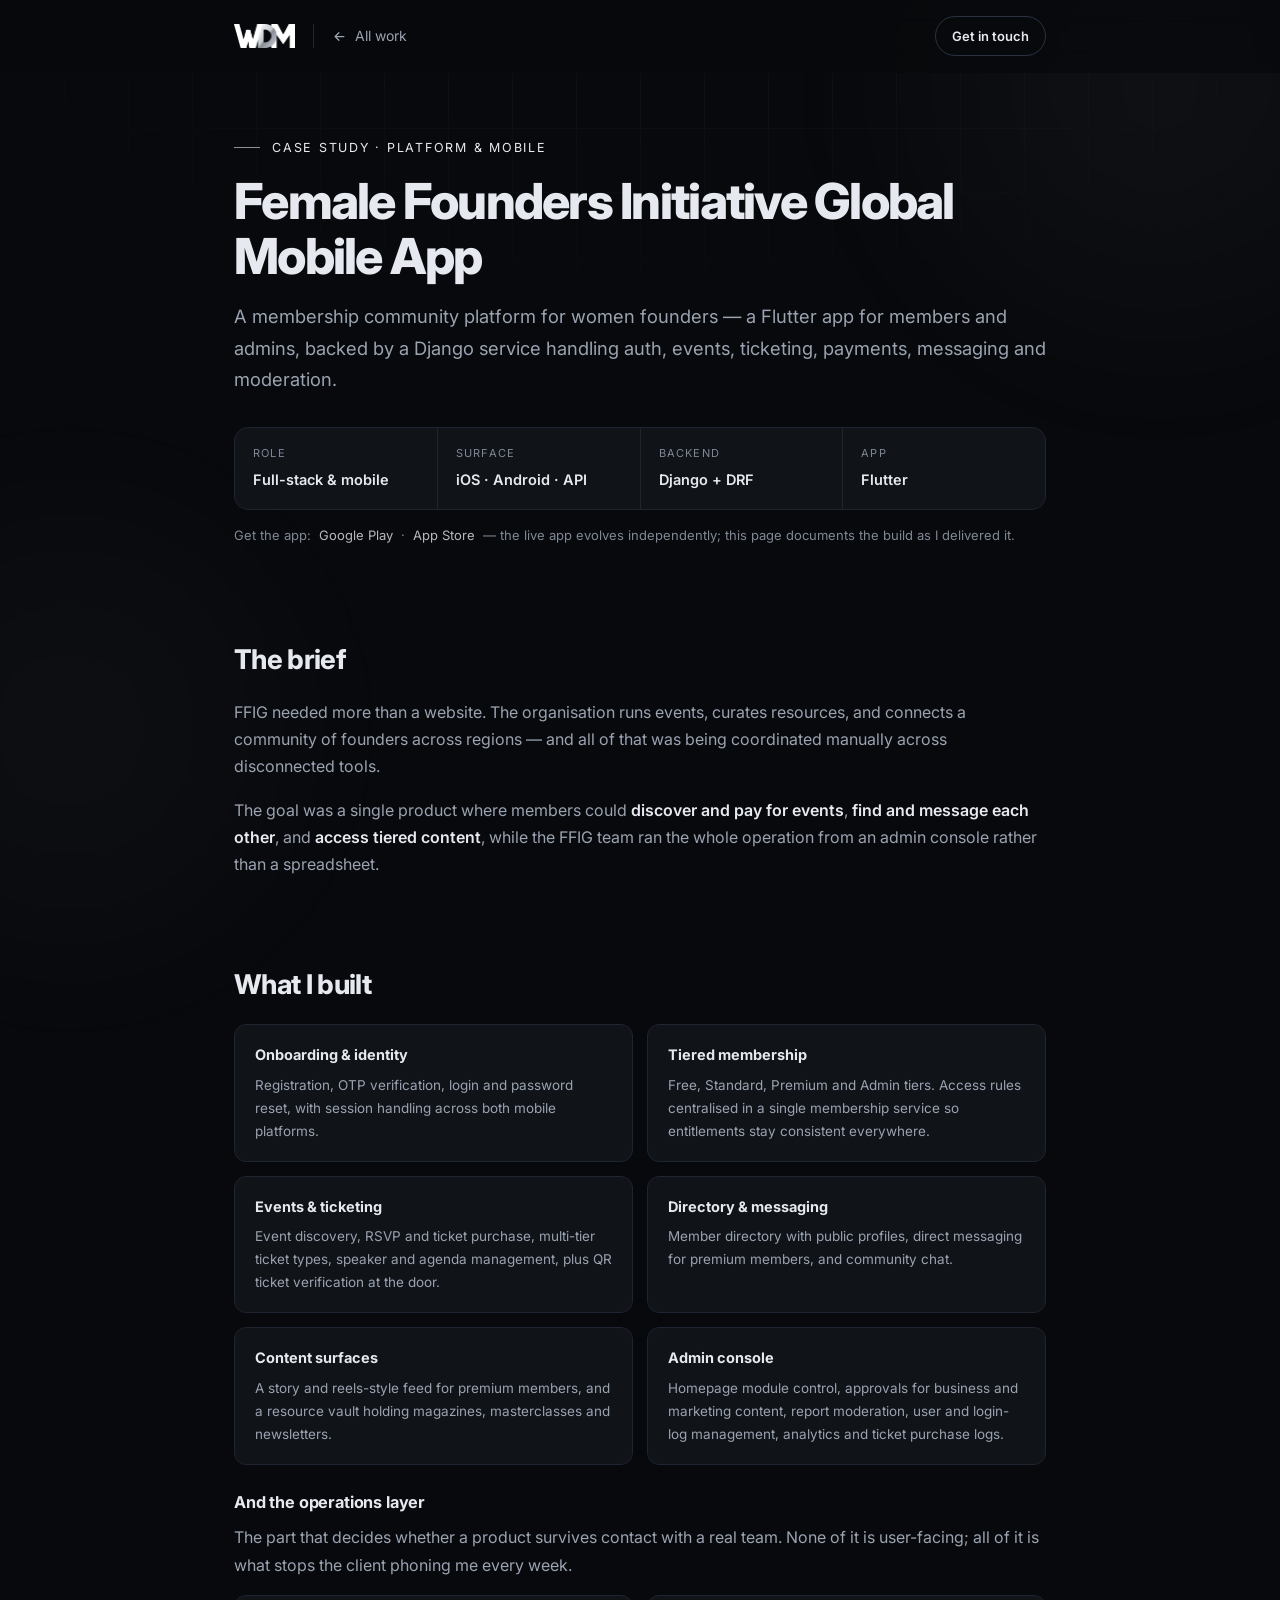
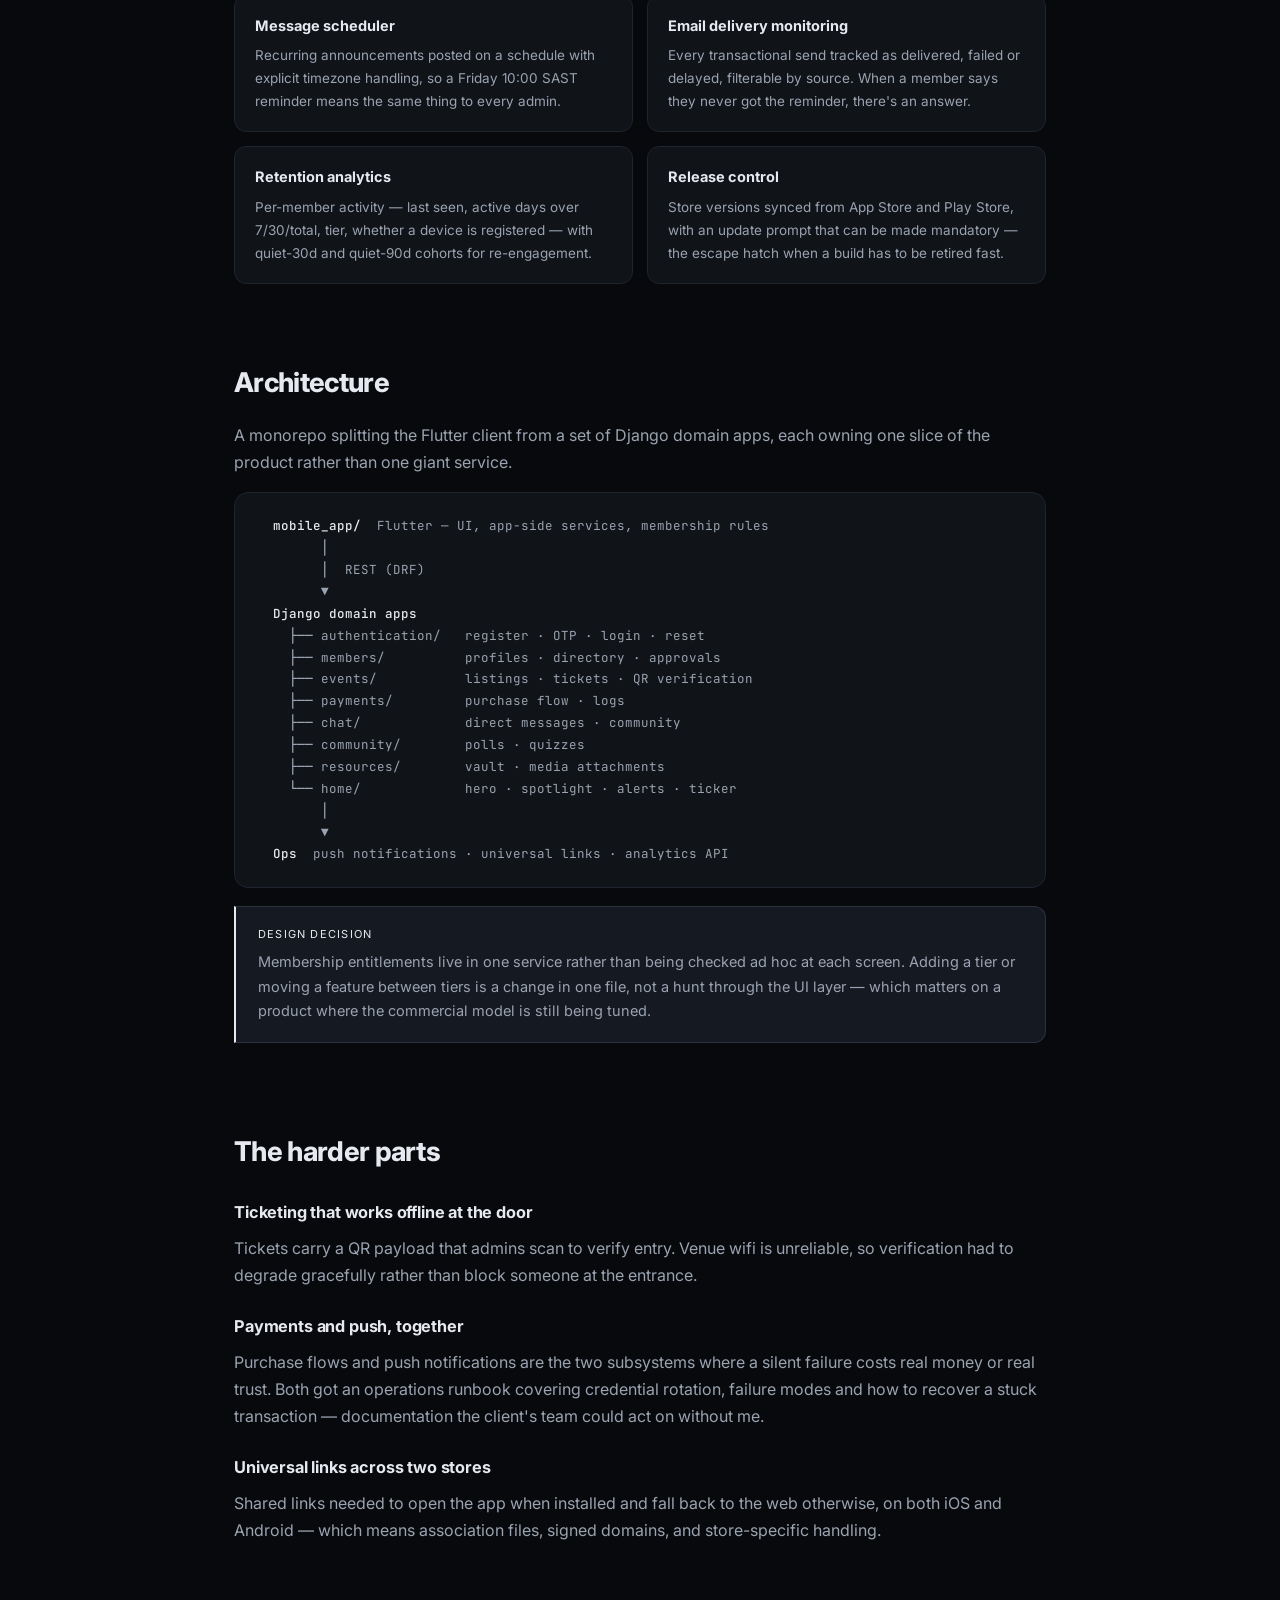
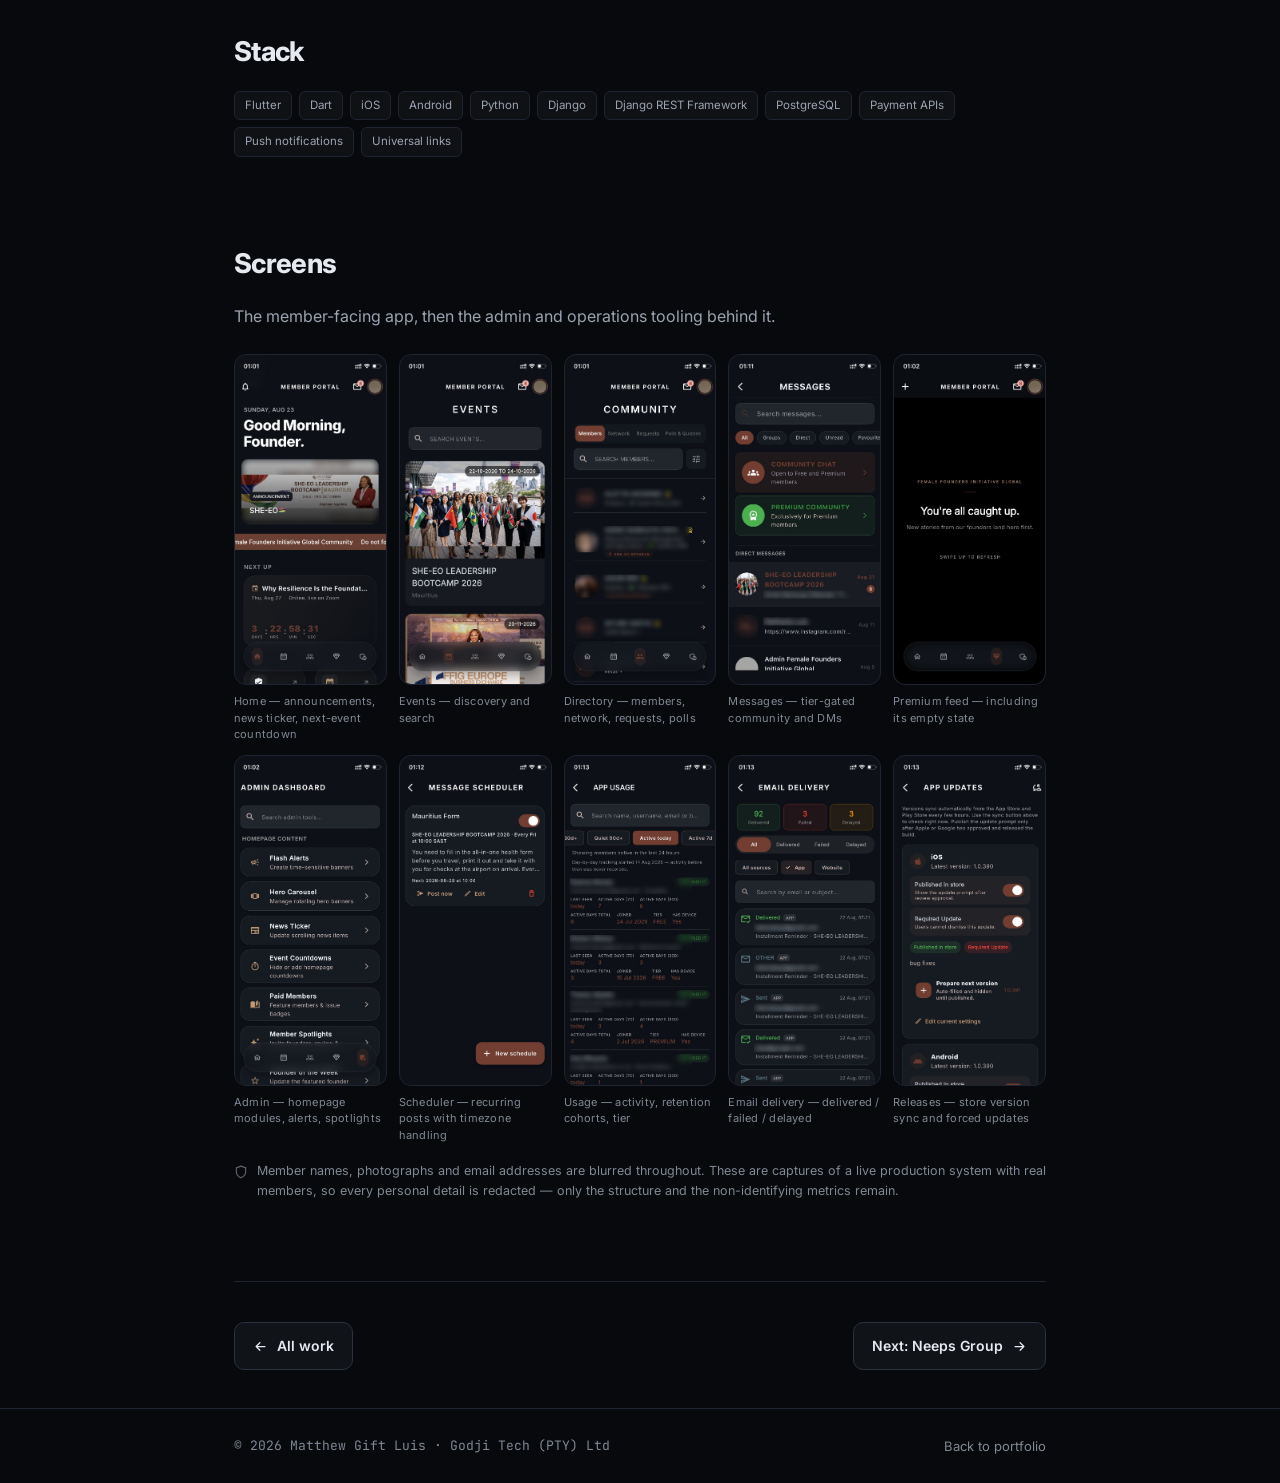
<file: case-studies/female-founders.html>
<!DOCTYPE html>
<html lang="en">
<head>
<meta charset="utf-8">
<meta name="viewport" content="width=device-width, initial-scale=1">
<title>Female Founders Initiative Global Mobile App — Case Study | Matthew Gift Luis</title>
<meta name="description" content="A membership community platform for women founders: Flutter mobile app, Django/DRF backend, events and ticketing, tiered access, chat and a full admin console.">
<link rel="icon" href="../favicon.ico" sizes="any">
<link rel="icon" type="image/png" sizes="32x32" href="../assets/brand/favicon-32.png">
<link rel="apple-touch-icon" href="../assets/brand/apple-touch-icon.png">
<meta property="og:image" content="https://webdevmatt-dot.github.io/portfolio/assets/brand/og-image.jpg">
<meta property="og:image:width" content="1200">
<meta property="og:image:height" content="630">
<meta name="twitter:card" content="summary_large_image">
<meta name="theme-color" content="#08090c">
<link rel="preconnect" href="https://fonts.googleapis.com">
<link rel="preconnect" href="https://fonts.gstatic.com" crossorigin>
<link href="https://fonts.googleapis.com/css2?family=Inter:wght@400;500;600;700;800&family=JetBrains+Mono:wght@400;500&display=swap" rel="stylesheet">
<link rel="stylesheet" href="../assets/case.css?v=3">
</head>
<body>

<div class="bg-grid"></div>
<div class="bg-orb orb-a"></div>
<div class="bg-orb orb-b"></div>

<header id="hdr">
  <nav>
    <div class="nav-left">
      <a href="../index.html" class="home-mark" aria-label="webDevMatt home"><img src="../assets/brand/wdm-mark.png" alt="WDM" width="245" height="96"></a>
      <a href="../index.html#work" class="back">
      <svg viewBox="0 0 24 24" fill="none" stroke="currentColor" stroke-width="2" stroke-linecap="round" stroke-linejoin="round"><path d="M19 12H5M11 18l-6-6 6-6"/></svg>
      All work
    </a>
    </div>
    <a href="../index.html#contact" class="nav-cta">Get in touch</a>
  </nav>
</header>

<main>
  <section class="cs-hero">
    <div class="wrap">
      <div class="eyebrow reveal">Case study · Platform &amp; Mobile</div>
      <h1 class="reveal">Female Founders Initiative Global Mobile App</h1>
      <p class="tagline reveal">
        A membership community platform for women founders — a Flutter app for members and admins,
        backed by a Django service handling auth, events, ticketing, payments, messaging and moderation.
      </p>

      <dl class="meta reveal">
        <div><dt>Role</dt><dd>Full-stack &amp; mobile</dd></div>
        <div><dt>Surface</dt><dd>iOS · Android · API</dd></div>
        <div><dt>Backend</dt><dd>Django + DRF</dd></div>
        <div><dt>App</dt><dd>Flutter</dd></div>
      </dl>
      <p class="live-note reveal">
        <span>Get the app:</span>
        <a href="https://play.google.com/store/apps/details?id=com.ffiglobal.mobile_app" target="_blank" rel="noopener">Google Play</a>
        <span>·</span>
        <a href="https://apps.apple.com/za/app/female-founders-initiative-glo/id6759861790" target="_blank" rel="noopener">App Store</a>
        <span>— the live app evolves independently; this page documents the build as I delivered it.</span>
      </p>
    </div>
  </section>

  <section class="reveal">
    <div class="wrap">
      <h2>The brief</h2>
      <p>
        FFIG needed more than a website. The organisation runs events, curates resources, and connects
        a community of founders across regions — and all of that was being coordinated manually across
        disconnected tools.
      </p>
      <p>
        The goal was a single product where members could <strong>discover and pay for events</strong>,
        <strong>find and message each other</strong>, and <strong>access tiered content</strong>, while
        the FFIG team ran the whole operation from an admin console rather than a spreadsheet.
      </p>
    </div>
  </section>

  <section class="reveal">
    <div class="wrap">
      <h2>What I built</h2>
      <div class="features">
        <div class="feature">
          <h4>Onboarding &amp; identity</h4>
          <p>Registration, OTP verification, login and password reset, with session handling across both mobile platforms.</p>
        </div>
        <div class="feature">
          <h4>Tiered membership</h4>
          <p>Free, Standard, Premium and Admin tiers. Access rules centralised in a single membership service so entitlements stay consistent everywhere.</p>
        </div>
        <div class="feature">
          <h4>Events &amp; ticketing</h4>
          <p>Event discovery, RSVP and ticket purchase, multi-tier ticket types, speaker and agenda management, plus QR ticket verification at the door.</p>
        </div>
        <div class="feature">
          <h4>Directory &amp; messaging</h4>
          <p>Member directory with public profiles, direct messaging for premium members, and community chat.</p>
        </div>
        <div class="feature">
          <h4>Content surfaces</h4>
          <p>A story and reels-style feed for premium members, and a resource vault holding magazines, masterclasses and newsletters.</p>
        </div>
        <div class="feature">
          <h4>Admin console</h4>
          <p>Homepage module control, approvals for business and marketing content, report moderation, user and login-log management, analytics and ticket purchase logs.</p>
        </div>
      </div>

      <h3>And the operations layer</h3>
      <p>
        The part that decides whether a product survives contact with a real team. None of it is
        user-facing; all of it is what stops the client phoning me every week.
      </p>
      <div class="features">
        <div class="feature">
          <h4>Message scheduler</h4>
          <p>Recurring announcements posted on a schedule with explicit timezone handling, so a Friday 10:00 SAST reminder means the same thing to every admin.</p>
        </div>
        <div class="feature">
          <h4>Email delivery monitoring</h4>
          <p>Every transactional send tracked as delivered, failed or delayed, filterable by source. When a member says they never got the reminder, there's an answer.</p>
        </div>
        <div class="feature">
          <h4>Retention analytics</h4>
          <p>Per-member activity — last seen, active days over 7/30/total, tier, whether a device is registered — with quiet-30d and quiet-90d cohorts for re-engagement.</p>
        </div>
        <div class="feature">
          <h4>Release control</h4>
          <p>Store versions synced from App Store and Play Store, with an update prompt that can be made mandatory — the escape hatch when a build has to be retired fast.</p>
        </div>
      </div>
    </div>
  </section>

  <section class="reveal">
    <div class="wrap">
      <h2>Architecture</h2>
      <p>
        A monorepo splitting the Flutter client from a set of Django domain apps, each owning one slice
        of the product rather than one giant service.
      </p>
      <div class="arch">
<pre>  <b>mobile_app/</b>  Flutter — UI, app-side services, membership rules
        │
        │  REST (DRF)
        ▼
  <b>Django domain apps</b>
    ├── authentication/   register · OTP · login · reset
    ├── members/          profiles · directory · approvals
    ├── events/           listings · tickets · QR verification
    ├── payments/         purchase flow · logs
    ├── chat/             direct messages · community
    ├── community/        polls · quizzes
    ├── resources/        vault · media attachments
    └── home/             hero · spotlight · alerts · ticker
        │
        ▼
  <b>Ops</b>  push notifications · universal links · analytics API</pre>
      </div>
      <div class="callout">
        <span class="k">Design decision</span>
        <p>
          Membership entitlements live in one service rather than being checked ad hoc at each screen.
          Adding a tier or moving a feature between tiers is a change in one file, not a hunt through
          the UI layer — which matters on a product where the commercial model is still being tuned.
        </p>
      </div>
    </div>
  </section>

  <section class="reveal">
    <div class="wrap">
      <h2>The harder parts</h2>

      <h3>Ticketing that works offline at the door</h3>
      <p>
        Tickets carry a QR payload that admins scan to verify entry. Venue wifi is unreliable, so
        verification had to degrade gracefully rather than block someone at the entrance.
      </p>

      <h3>Payments and push, together</h3>
      <p>
        Purchase flows and push notifications are the two subsystems where a silent failure costs real
        money or real trust. Both got an operations runbook covering credential rotation, failure modes
        and how to recover a stuck transaction — documentation the client's team could act on without me.
      </p>

      <h3>Universal links across two stores</h3>
      <p>
        Shared links needed to open the app when installed and fall back to the web otherwise, on both
        iOS and Android — which means association files, signed domains, and store-specific handling.
      </p>
    </div>
  </section>

  <section class="reveal">
    <div class="wrap">
      <h2>Stack</h2>
      <div class="tags">
        <span class="tag">Flutter</span><span class="tag">Dart</span><span class="tag">iOS</span>
        <span class="tag">Android</span><span class="tag">Python</span><span class="tag">Django</span>
        <span class="tag">Django REST Framework</span><span class="tag">PostgreSQL</span>
        <span class="tag">Payment APIs</span><span class="tag">Push notifications</span>
        <span class="tag">Universal links</span>
      </div>
    </div>
  </section>

  <section class="reveal">
    <div class="wrap">
      <h2>Screens</h2>
      <p class="sec-sub" style="margin-bottom:24px">
        The member-facing app, then the admin and operations tooling behind it.
      </p>
      <div class="shots phone">
        <figure class="shot-item">
          <div class="shot filled"><img src="../assets/shots/ffig-home.jpg" alt="Member portal home with announcement carousel and event countdown" loading="lazy" width="760" height="1646"></div>
          <figcaption>Home — announcements, news ticker, next-event countdown</figcaption>
        </figure>
        <figure class="shot-item">
          <div class="shot filled"><img src="../assets/shots/ffig-events.jpg" alt="Events listing with search" loading="lazy" width="760" height="1646"></div>
          <figcaption>Events — discovery and search</figcaption>
        </figure>
        <figure class="shot-item">
          <div class="shot filled"><img src="../assets/shots/ffig-community.jpg" alt="Member directory with filters" loading="lazy" width="760" height="1646"></div>
          <figcaption>Directory — members, network, requests, polls</figcaption>
        </figure>
        <figure class="shot-item">
          <div class="shot filled"><img src="../assets/shots/ffig-messages.jpg" alt="Messages with community, premium and direct threads" loading="lazy" width="760" height="1646"></div>
          <figcaption>Messages — tier-gated community and DMs</figcaption>
        </figure>
        <figure class="shot-item">
          <div class="shot filled"><img src="../assets/shots/ffig-feed.jpg" alt="Premium content feed empty state" loading="lazy" width="760" height="1646"></div>
          <figcaption>Premium feed — including its empty state</figcaption>
        </figure>
        <figure class="shot-item">
          <div class="shot filled"><img src="../assets/shots/ffig-admin.jpg" alt="Admin dashboard tool list" loading="lazy" width="760" height="1646"></div>
          <figcaption>Admin — homepage modules, alerts, spotlights</figcaption>
        </figure>
        <figure class="shot-item">
          <div class="shot filled"><img src="../assets/shots/ffig-scheduler.jpg" alt="Recurring message scheduler" loading="lazy" width="760" height="1646"></div>
          <figcaption>Scheduler — recurring posts with timezone handling</figcaption>
        </figure>
        <figure class="shot-item">
          <div class="shot filled"><img src="../assets/shots/ffig-usage.jpg" alt="Member activity and retention tracking" loading="lazy" width="760" height="1646"></div>
          <figcaption>Usage — activity, retention cohorts, tier</figcaption>
        </figure>
        <figure class="shot-item">
          <div class="shot filled"><img src="../assets/shots/ffig-email.jpg" alt="Email delivery log with delivered, failed and delayed states" loading="lazy" width="760" height="1646"></div>
          <figcaption>Email delivery — delivered / failed / delayed</figcaption>
        </figure>
        <figure class="shot-item">
          <div class="shot filled"><img src="../assets/shots/ffig-updates.jpg" alt="App version control synced from the stores" loading="lazy" width="760" height="1646"></div>
          <figcaption>Releases — store version sync and forced updates</figcaption>
        </figure>
      </div>
      <p class="redaction-note">
        <svg viewBox="0 0 24 24" fill="none" stroke="currentColor" stroke-width="2" stroke-linecap="round" stroke-linejoin="round"><path d="M12 22s8-4 8-10V5l-8-3-8 3v7c0 6 8 10 8 10Z"/></svg>
        Member names, photographs and email addresses are blurred throughout. These are captures of a
        live production system with real members, so every personal detail is redacted — only the
        structure and the non-identifying metrics remain.
      </p>
    </div>
  </section>

  <div class="wrap">
    <div class="cs-nav">
      <a href="../index.html#work">
        <svg viewBox="0 0 24 24" fill="none" stroke="currentColor" stroke-width="2" stroke-linecap="round" stroke-linejoin="round"><path d="M19 12H5M11 18l-6-6 6-6"/></svg>
        All work
      </a>
      <a href="neeps-group.html">
        Next: Neeps Group
        <svg viewBox="0 0 24 24" fill="none" stroke="currentColor" stroke-width="2" stroke-linecap="round" stroke-linejoin="round"><path d="M5 12h14M13 6l6 6-6 6"/></svg>
      </a>
    </div>
  </div>
</main>

<footer>
  <div class="wrap foot">
    <span class="mono">© <span id="yr">2026</span> Matthew Gift Luis · Godji Tech (PTY) Ltd</span>
    <span><a href="../index.html">Back to portfolio</a></span>
  </div>
</footer>

<script src="../assets/case.js?v=3"></script>
<script src="../assets/pf.js?v=1" data-root="../" defer></script>
</body>
</html>
</file>
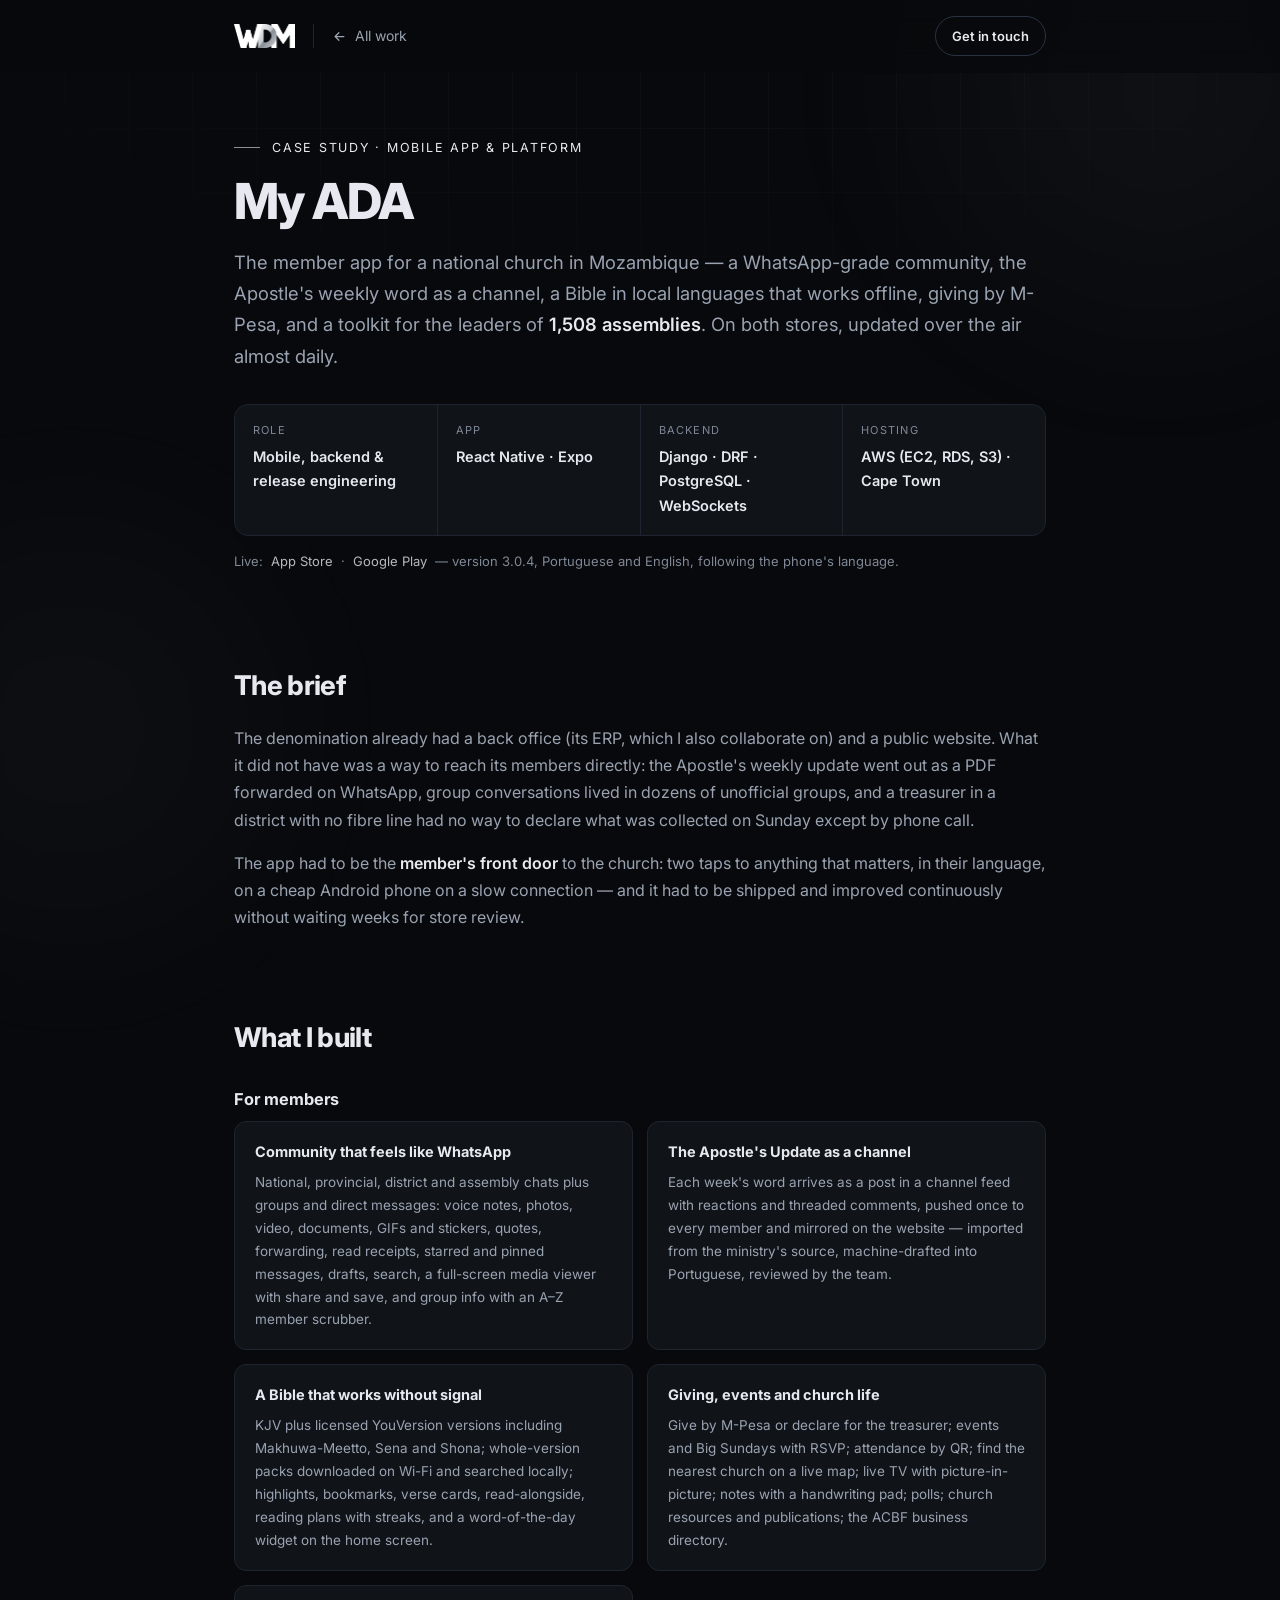
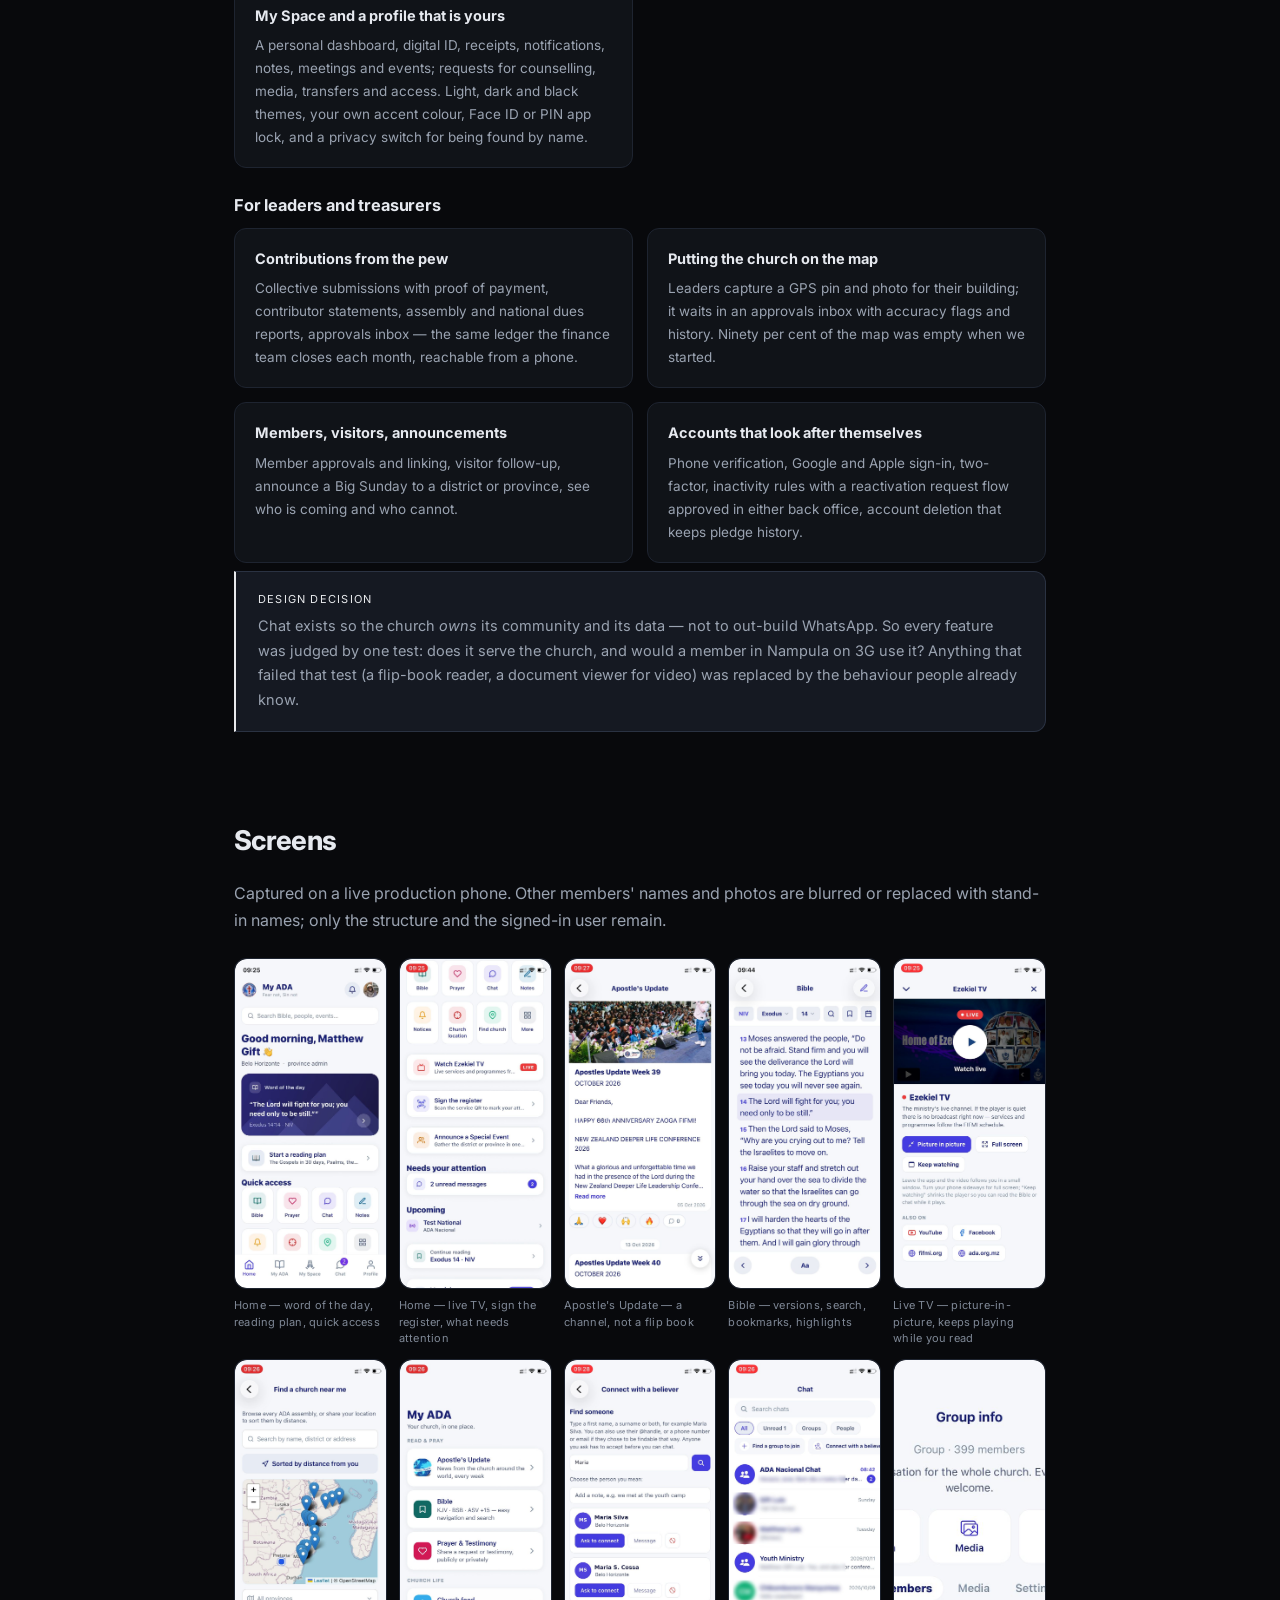
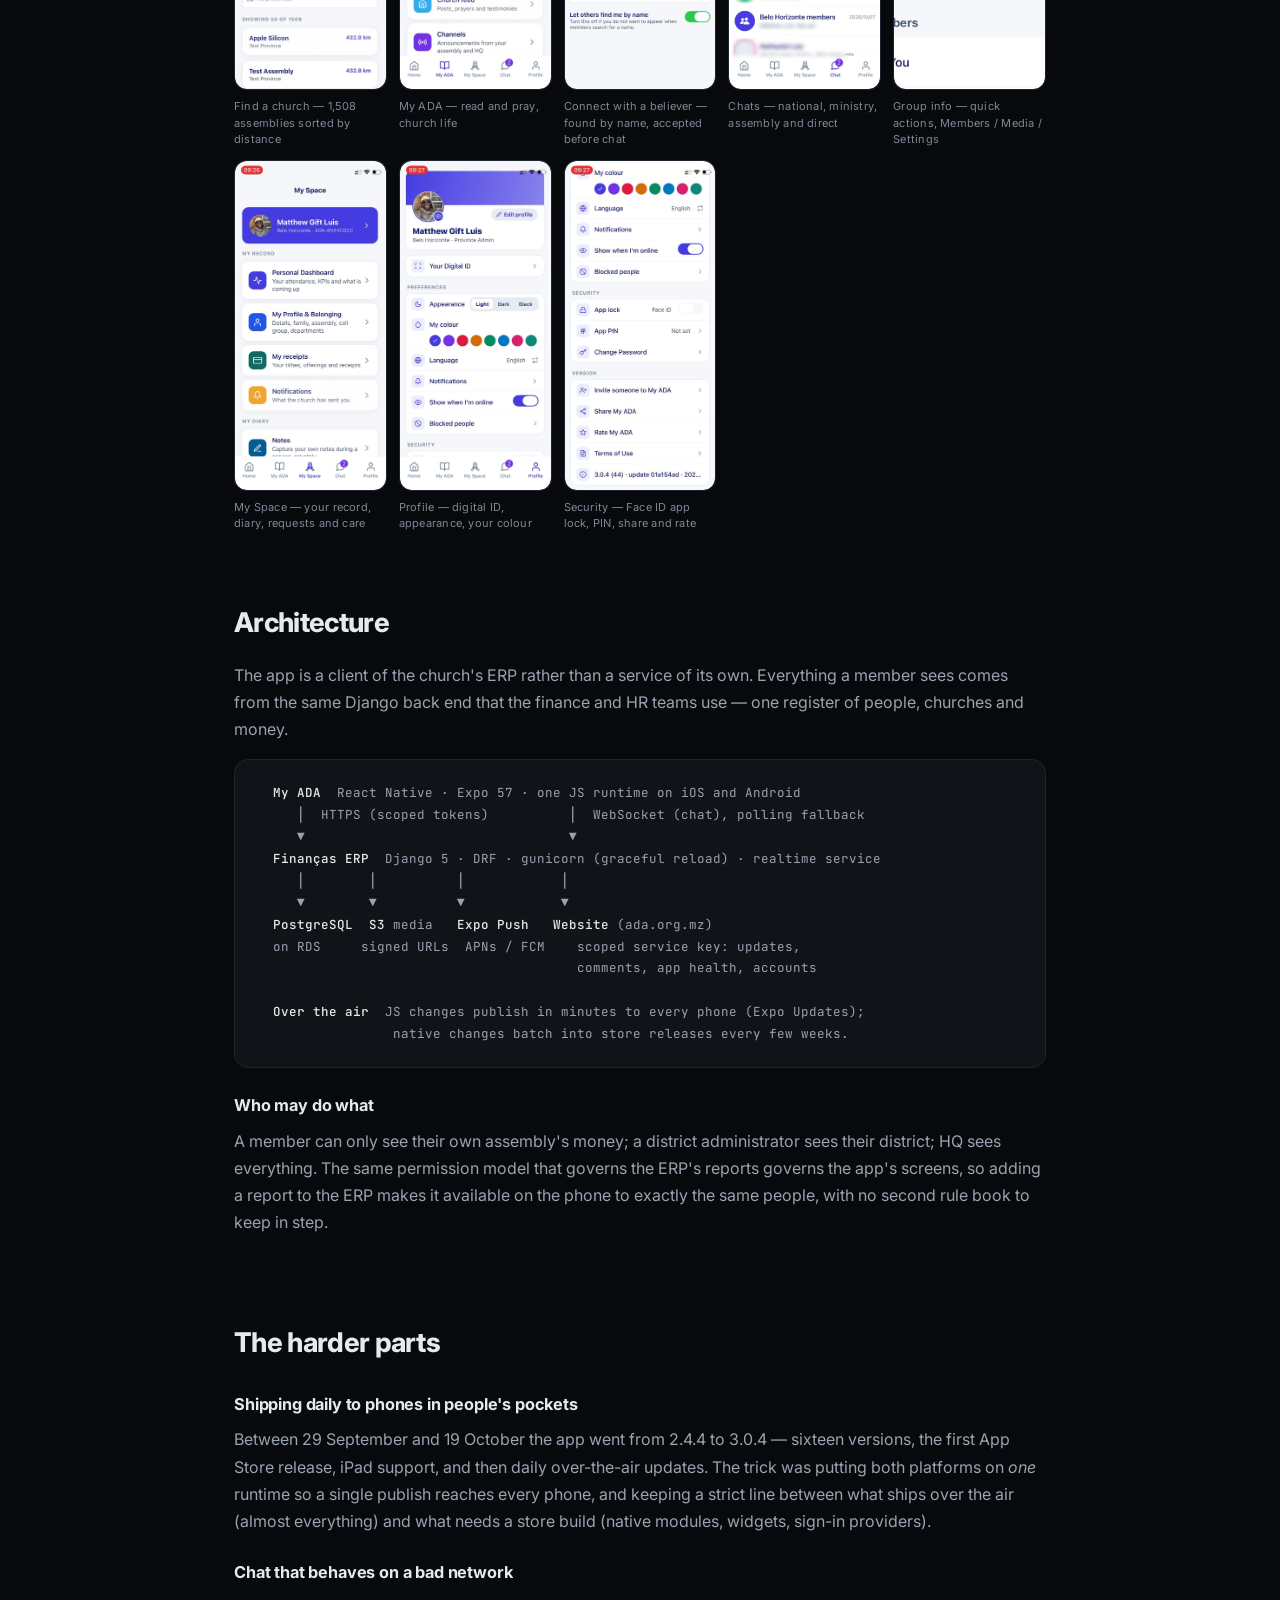
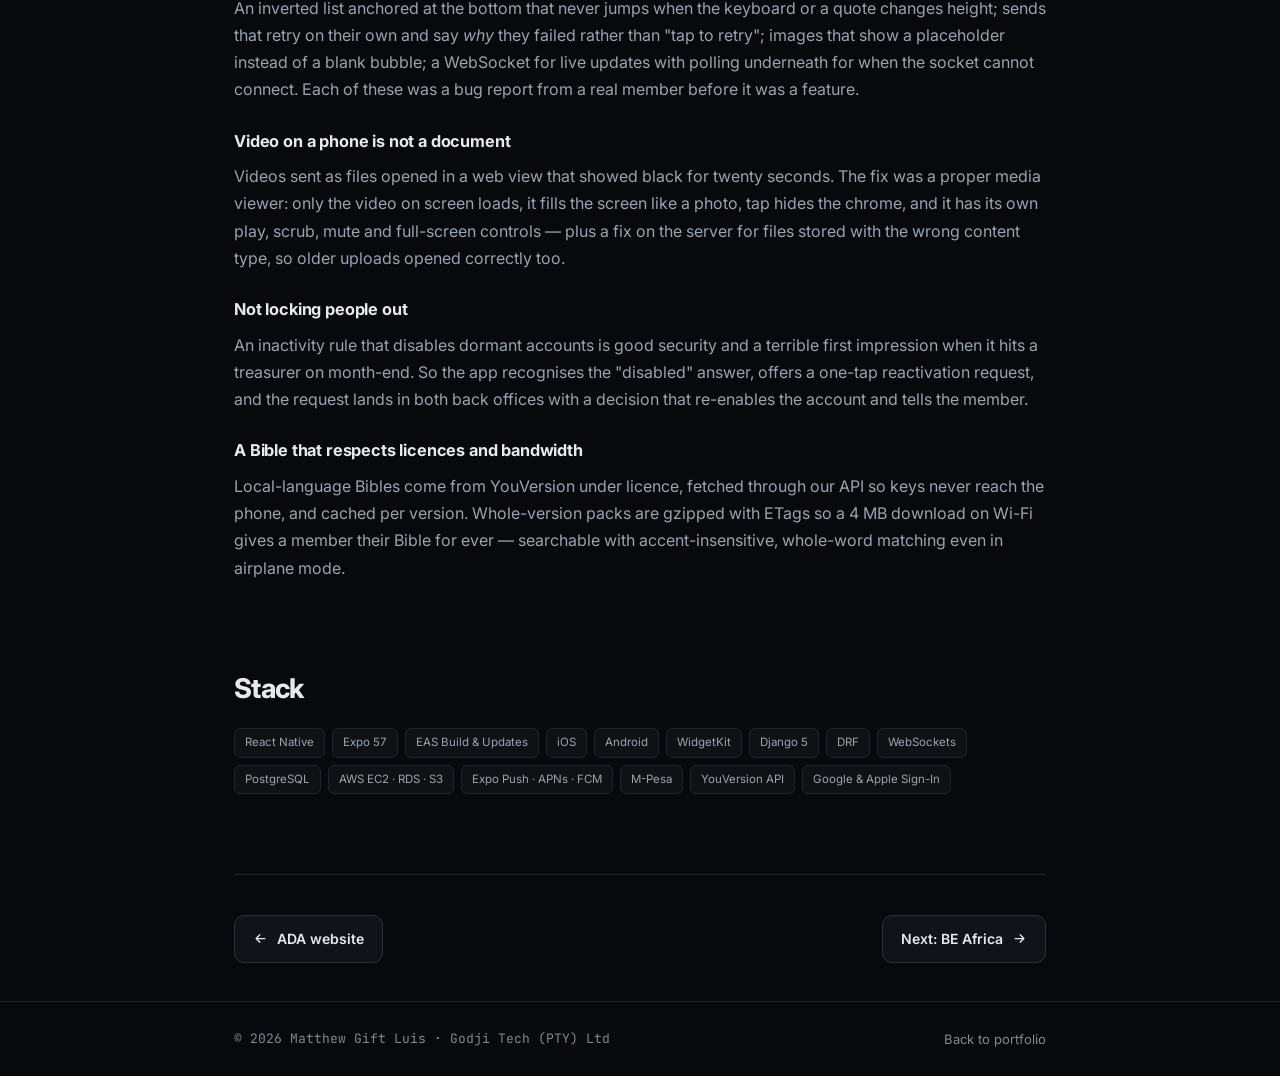
<file: case-studies/my-ada.html>
<!DOCTYPE html>
<html lang="en">
<head>
<meta charset="utf-8">
<meta name="viewport" content="width=device-width, initial-scale=1">
<title>My ADA — Case Study | Matthew Gift Luis</title>
<meta name="description" content="A church member app for Mozambique on both app stores: chat and groups, the Apostle's Update as a channel, a Bible in local languages with offline packs, giving, events and a leaders' toolkit — React Native over a Django ERP, shipped daily over the air.">
<link rel="icon" href="../favicon.ico" sizes="any">
<link rel="icon" type="image/png" sizes="32x32" href="../assets/brand/favicon-32.png">
<link rel="apple-touch-icon" href="../assets/brand/apple-touch-icon.png">
<meta property="og:image" content="https://webdevmatt-dot.github.io/portfolio/assets/brand/og-image.jpg">
<meta property="og:image:width" content="1200">
<meta property="og:image:height" content="630">
<meta name="twitter:card" content="summary_large_image">
<meta name="theme-color" content="#08090c">
<link rel="preconnect" href="https://fonts.googleapis.com">
<link rel="preconnect" href="https://fonts.gstatic.com" crossorigin>
<link href="https://fonts.googleapis.com/css2?family=Inter:wght@400;500;600;700;800&family=JetBrains+Mono:wght@400;500&display=swap" rel="stylesheet">
<link rel="stylesheet" href="../assets/case.css?v=3">
</head>
<body>

<div class="bg-grid"></div>
<div class="bg-orb orb-a"></div>
<div class="bg-orb orb-b"></div>

<header id="hdr">
  <nav>
    <div class="nav-left">
      <a href="../index.html" class="home-mark" aria-label="webDevMatt home"><img src="../assets/brand/wdm-mark.png" alt="WDM" width="245" height="96"></a>
      <a href="../index.html#work" class="back">
      <svg viewBox="0 0 24 24" fill="none" stroke="currentColor" stroke-width="2" stroke-linecap="round" stroke-linejoin="round"><path d="M19 12H5M11 18l-6-6 6-6"/></svg>
      All work
    </a>
    </div>
    <a href="../index.html#contact" class="nav-cta">Get in touch</a>
  </nav>
</header>

<main>
  <section class="cs-hero">
    <div class="wrap">
      <div class="eyebrow reveal">Case study · Mobile app &amp; platform</div>
      <h1 class="reveal">My ADA</h1>
      <p class="tagline reveal">
        The member app for a national church in Mozambique — a WhatsApp-grade community, the
        Apostle's weekly word as a channel, a Bible in local languages that works offline, giving by
        M-Pesa, and a toolkit for the leaders of <strong>1,508 assemblies</strong>. On both stores,
        updated over the air almost daily.
      </p>

      <dl class="meta reveal">
        <div><dt>Role</dt><dd>Mobile, backend &amp; release engineering</dd></div>
        <div><dt>App</dt><dd>React Native · Expo</dd></div>
        <div><dt>Backend</dt><dd>Django · DRF · PostgreSQL · WebSockets</dd></div>
        <div><dt>Hosting</dt><dd>AWS (EC2, RDS, S3) · Cape Town</dd></div>
      </dl>
      <p class="live-note reveal">
        <span>Live:</span>
        <a href="https://apps.apple.com/app/myada-avante-na-f%C3%A9/id6804218181" target="_blank" rel="noopener">App Store</a>
        <span>·</span>
        <a href="https://play.google.com/store/apps/details?id=com.giftluis.adafinance" target="_blank" rel="noopener">Google Play</a>
        <span>— version 3.0.4, Portuguese and English, following the phone's language.</span>
      </p>
    </div>
  </section>

  <section class="reveal">
    <div class="wrap">
      <h2>The brief</h2>
      <p>
        The denomination already had a back office (its ERP, which I also collaborate on) and a public website.
        What it did not have was a way to reach its members directly: the Apostle's weekly update went
        out as a PDF forwarded on WhatsApp, group conversations lived in dozens of unofficial groups,
        and a treasurer in a district with no fibre line had no way to declare what was collected on
        Sunday except by phone call.
      </p>
      <p>
        The app had to be the <strong>member's front door</strong> to the church: two taps to
        anything that matters, in their language, on a cheap Android phone on a slow connection — and
        it had to be shipped and improved continuously without waiting weeks for store review.
      </p>
    </div>
  </section>

  <section class="reveal">
    <div class="wrap">
      <h2>What I built</h2>

      <h3>For members</h3>
      <div class="features">
        <div class="feature">
          <h4>Community that feels like WhatsApp</h4>
          <p>National, provincial, district and assembly chats plus groups and direct messages: voice notes, photos, video, documents, GIFs and stickers, quotes, forwarding, read receipts, starred and pinned messages, drafts, search, a full-screen media viewer with share and save, and group info with an A–Z member scrubber.</p>
        </div>
        <div class="feature">
          <h4>The Apostle's Update as a channel</h4>
          <p>Each week's word arrives as a post in a channel feed with reactions and threaded comments, pushed once to every member and mirrored on the website — imported from the ministry's source, machine-drafted into Portuguese, reviewed by the team.</p>
        </div>
        <div class="feature">
          <h4>A Bible that works without signal</h4>
          <p>KJV plus licensed YouVersion versions including Makhuwa-Meetto, Sena and Shona; whole-version packs downloaded on Wi-Fi and searched locally; highlights, bookmarks, verse cards, read-alongside, reading plans with streaks, and a word-of-the-day widget on the home screen.</p>
        </div>
        <div class="feature">
          <h4>Giving, events and church life</h4>
          <p>Give by M-Pesa or declare for the treasurer; events and Big Sundays with RSVP; attendance by QR; find the nearest church on a live map; live TV with picture-in-picture; notes with a handwriting pad; polls; church resources and publications; the ACBF business directory.</p>
        </div>
        <div class="feature">
          <h4>My Space and a profile that is yours</h4>
          <p>A personal dashboard, digital ID, receipts, notifications, notes, meetings and events; requests for counselling, media, transfers and access. Light, dark and black themes, your own accent colour, Face ID or PIN app lock, and a privacy switch for being found by name.</p>
        </div>
      </div>

      <h3>For leaders and treasurers</h3>
      <div class="features">
        <div class="feature">
          <h4>Contributions from the pew</h4>
          <p>Collective submissions with proof of payment, contributor statements, assembly and national dues reports, approvals inbox — the same ledger the finance team closes each month, reachable from a phone.</p>
        </div>
        <div class="feature">
          <h4>Putting the church on the map</h4>
          <p>Leaders capture a GPS pin and photo for their building; it waits in an approvals inbox with accuracy flags and history. Ninety per cent of the map was empty when we started.</p>
        </div>
        <div class="feature">
          <h4>Members, visitors, announcements</h4>
          <p>Member approvals and linking, visitor follow-up, announce a Big Sunday to a district or province, see who is coming and who cannot.</p>
        </div>
        <div class="feature">
          <h4>Accounts that look after themselves</h4>
          <p>Phone verification, Google and Apple sign-in, two-factor, inactivity rules with a reactivation request flow approved in either back office, account deletion that keeps pledge history.</p>
        </div>
      </div>

      <div class="callout">
        <span class="k">Design decision</span>
        <p>
          Chat exists so the church <em>owns</em> its community and its data — not to out-build
          WhatsApp. So every feature was judged by one test: does it serve the church, and would a
          member in Nampula on 3G use it? Anything that failed that test (a flip-book reader, a
          document viewer for video) was replaced by the behaviour people already know.
        </p>
      </div>
    </div>
  </section>

  <section class="reveal">
    <div class="wrap">
      <h2>Screens</h2>
      <p class="sec-sub" style="margin-bottom:24px">
        Captured on a live production phone. Other members' names and photos are blurred or replaced
        with stand-in names; only the structure and the signed-in user remain.
      </p>
      <div class="shots phone">
        <figure class="shot-item">
          <div class="shot filled"><img src="../assets/shots/myada-home.jpg" alt="My ADA home: greeting, word of the day card, reading plan and quick access tiles" loading="lazy" width="700" height="1514"></div>
          <figcaption>Home — word of the day, reading plan, quick access</figcaption>
        </figure>
        <figure class="shot-item">
          <div class="shot filled"><img src="../assets/shots/myada-home-actions.jpg" alt="Home continued: Watch Ezekiel TV live, Sign the register, Announce a Special Event, unread messages and upcoming events" loading="lazy" width="700" height="1514"></div>
          <figcaption>Home — live TV, sign the register, what needs attention</figcaption>
        </figure>
        <figure class="shot-item">
          <div class="shot filled"><img src="../assets/shots/myada-feed.jpg" alt="Apostle's Update channel feed with a photo, the week's letter and reactions" loading="lazy" width="700" height="1514"></div>
          <figcaption>Apostle's Update — a channel, not a flip book</figcaption>
        </figure>
        <figure class="shot-item">
          <div class="shot filled"><img src="../assets/shots/myada-bible.jpg" alt="Bible reader: NIV, Exodus 14 with verse 14 highlighted, search, bookmarks and reading plan controls" loading="lazy" width="700" height="1514"></div>
          <figcaption>Bible — versions, search, bookmarks, highlights</figcaption>
        </figure>
        <figure class="shot-item">
          <div class="shot filled"><img src="../assets/shots/myada-live-tv.jpg" alt="Ezekiel TV playing live with picture-in-picture and full-screen options" loading="lazy" width="700" height="1514"></div>
          <figcaption>Live TV — picture-in-picture, keeps playing while you read</figcaption>
        </figure>
        <figure class="shot-item">
          <div class="shot filled"><img src="../assets/shots/myada-find-church.jpg" alt="Find a church near me: map of Mozambique with pins and a list of 1,508 assemblies sorted by distance" loading="lazy" width="700" height="1514"></div>
          <figcaption>Find a church — 1,508 assemblies sorted by distance</figcaption>
        </figure>
        <figure class="shot-item">
          <div class="shot filled"><img src="../assets/shots/myada-menu.jpg" alt="My ADA menu: Apostle's Update, Bible, Prayer & Testimony, Church feed, Channels" loading="lazy" width="700" height="1514"></div>
          <figcaption>My ADA — read and pray, church life</figcaption>
        </figure>
        <figure class="shot-item">
          <div class="shot filled"><img src="../assets/shots/myada-connect.jpg" alt="Connect with a believer: search by name, handle, phone or e-mail, with Ask to connect and Message" loading="lazy" width="700" height="1514"></div>
          <figcaption>Connect with a believer — found by name, accepted before chat</figcaption>
        </figure>
        <figure class="shot-item">
          <div class="shot filled"><img src="../assets/shots/myada-chats.jpg" alt="Chat list with national, ministry and assembly groups and direct messages (names blurred)" loading="lazy" width="700" height="1514"></div>
          <figcaption>Chats — national, ministry, assembly and direct</figcaption>
        </figure>
        <figure class="shot-item">
          <div class="shot filled"><img src="../assets/shots/myada-group.jpg" alt="Group info for the national chat: 399 members, Search, Media and Mute actions, Members / Media / Settings tabs" loading="lazy" width="700" height="1514"></div>
          <figcaption>Group info — quick actions, Members / Media / Settings</figcaption>
        </figure>
        <figure class="shot-item">
          <div class="shot filled"><img src="../assets/shots/myada-space.jpg" alt="My Space: personal dashboard, profile and belonging, receipts, notifications, notes, meetings" loading="lazy" width="700" height="1514"></div>
          <figcaption>My Space — your record, diary, requests and care</figcaption>
        </figure>
        <figure class="shot-item">
          <div class="shot filled"><img src="../assets/shots/myada-profile.jpg" alt="Profile with digital ID, appearance (light, dark, black), accent colour, language" loading="lazy" width="700" height="1514"></div>
          <figcaption>Profile — digital ID, appearance, your colour</figcaption>
        </figure>
        <figure class="shot-item">
          <div class="shot filled"><img src="../assets/shots/myada-security.jpg" alt="Security settings: app lock with Face ID, app PIN, change password, invite and share" loading="lazy" width="700" height="1514"></div>
          <figcaption>Security — Face ID app lock, PIN, share and rate</figcaption>
        </figure>
      </div>
    </div>
  </section>

  <section class="reveal">
    <div class="wrap">
      <h2>Architecture</h2>
      <p>
        The app is a client of the church's ERP rather than a service of its own. Everything a member
        sees comes from the same Django back end that the finance and HR teams use — one register of
        people, churches and money.
      </p>
      <div class="arch">
<pre>  <b>My ADA</b>  React Native · Expo 57 · one JS runtime on iOS and Android
     │  HTTPS (scoped tokens)          │  WebSocket (chat), polling fallback
     ▼                                 ▼
  <b>Finanças ERP</b>  Django 5 · DRF · gunicorn (graceful reload) · realtime service
     │        │          │            │
     ▼        ▼          ▼            ▼
  <b>PostgreSQL</b>  <b>S3</b> media   <b>Expo Push</b>   <b>Website</b> (ada.org.mz)
  on RDS     signed URLs  APNs / FCM    scoped service key: updates,
                                        comments, app health, accounts

  <b>Over the air</b>  JS changes publish in minutes to every phone (Expo Updates);
                 native changes batch into store releases every few weeks.</pre>
      </div>

      <h3>Who may do what</h3>
      <p>
        A member can only see their own assembly's money; a district administrator sees their
        district; HQ sees everything. The same permission model that governs the ERP's reports
        governs the app's screens, so adding a report to the ERP makes it available on the phone to
        exactly the same people, with no second rule book to keep in step.
      </p>
    </div>
  </section>

  <section class="reveal">
    <div class="wrap">
      <h2>The harder parts</h2>

      <h3>Shipping daily to phones in people's pockets</h3>
      <p>
        Between 29 September and 19 October the app went from 2.4.4 to 3.0.4 — sixteen versions,
        the first App Store release, iPad support, and then daily over-the-air updates. The trick was
        putting both platforms on <em>one</em> runtime so a single publish reaches every phone, and
        keeping a strict line between what ships over the air (almost everything) and what needs a
        store build (native modules, widgets, sign-in providers).
      </p>

      <h3>Chat that behaves on a bad network</h3>
      <p>
        An inverted list anchored at the bottom that never jumps when the keyboard or a quote changes
        height; sends that retry on their own and say <em>why</em> they failed rather than "tap to
        retry"; images that show a placeholder instead of a blank bubble; a WebSocket for live
        updates with polling underneath for when the socket cannot connect. Each of these was a bug
        report from a real member before it was a feature.
      </p>

      <h3>Video on a phone is not a document</h3>
      <p>
        Videos sent as files opened in a web view that showed black for twenty seconds. The fix was a
        proper media viewer: only the video on screen loads, it fills the screen like a photo, tap hides
        the chrome, and it has its own play, scrub, mute and full-screen controls — plus a fix on the
        server for files stored with the wrong content type, so older uploads opened correctly too.
      </p>

      <h3>Not locking people out</h3>
      <p>
        An inactivity rule that disables dormant accounts is good security and a terrible first
        impression when it hits a treasurer on month-end. So the app recognises the "disabled" answer,
        offers a one-tap reactivation request, and the request lands in both back offices with a
        decision that re-enables the account and tells the member.
      </p>

      <h3>A Bible that respects licences and bandwidth</h3>
      <p>
        Local-language Bibles come from YouVersion under licence, fetched through our API so keys never
        reach the phone, and cached per version. Whole-version packs are gzipped with ETags so a 4 MB
        download on Wi-Fi gives a member their Bible for ever — searchable with accent-insensitive,
        whole-word matching even in airplane mode.
      </p>
    </div>
  </section>

  <section class="reveal">
    <div class="wrap">
      <h2>Stack</h2>
      <div class="tags">
        <span class="tag">React Native</span><span class="tag">Expo 57</span><span class="tag">EAS Build &amp; Updates</span>
        <span class="tag">iOS</span><span class="tag">Android</span><span class="tag">WidgetKit</span>
        <span class="tag">Django 5</span><span class="tag">DRF</span><span class="tag">WebSockets</span>
        <span class="tag">PostgreSQL</span><span class="tag">AWS EC2 · RDS · S3</span><span class="tag">Expo Push · APNs · FCM</span>
        <span class="tag">M-Pesa</span><span class="tag">YouVersion API</span><span class="tag">Google &amp; Apple Sign-In</span>
      </div>
    </div>
  </section>

  <div class="wrap">
    <div class="cs-nav">
      <a href="ada.html">
        <svg viewBox="0 0 24 24" fill="none" stroke="currentColor" stroke-width="2" stroke-linecap="round" stroke-linejoin="round"><path d="M19 12H5M11 18l-6-6 6-6"/></svg>
        ADA website
      </a>
      <a href="be-africa.html">
        Next: BE Africa
        <svg viewBox="0 0 24 24" fill="none" stroke="currentColor" stroke-width="2" stroke-linecap="round" stroke-linejoin="round"><path d="M5 12h14M13 6l6 6-6 6"/></svg>
      </a>
    </div>
  </div>
</main>

<footer>
  <div class="wrap foot">
    <span class="mono">© <span id="yr">2026</span> Matthew Gift Luis · Godji Tech (PTY) Ltd</span>
    <span><a href="../index.html">Back to portfolio</a></span>
  </div>
</footer>

<script src="../assets/case.js?v=3"></script>
<script src="../assets/pf.js?v=1" data-root="../" defer></script>
</body>
</html>
</file>
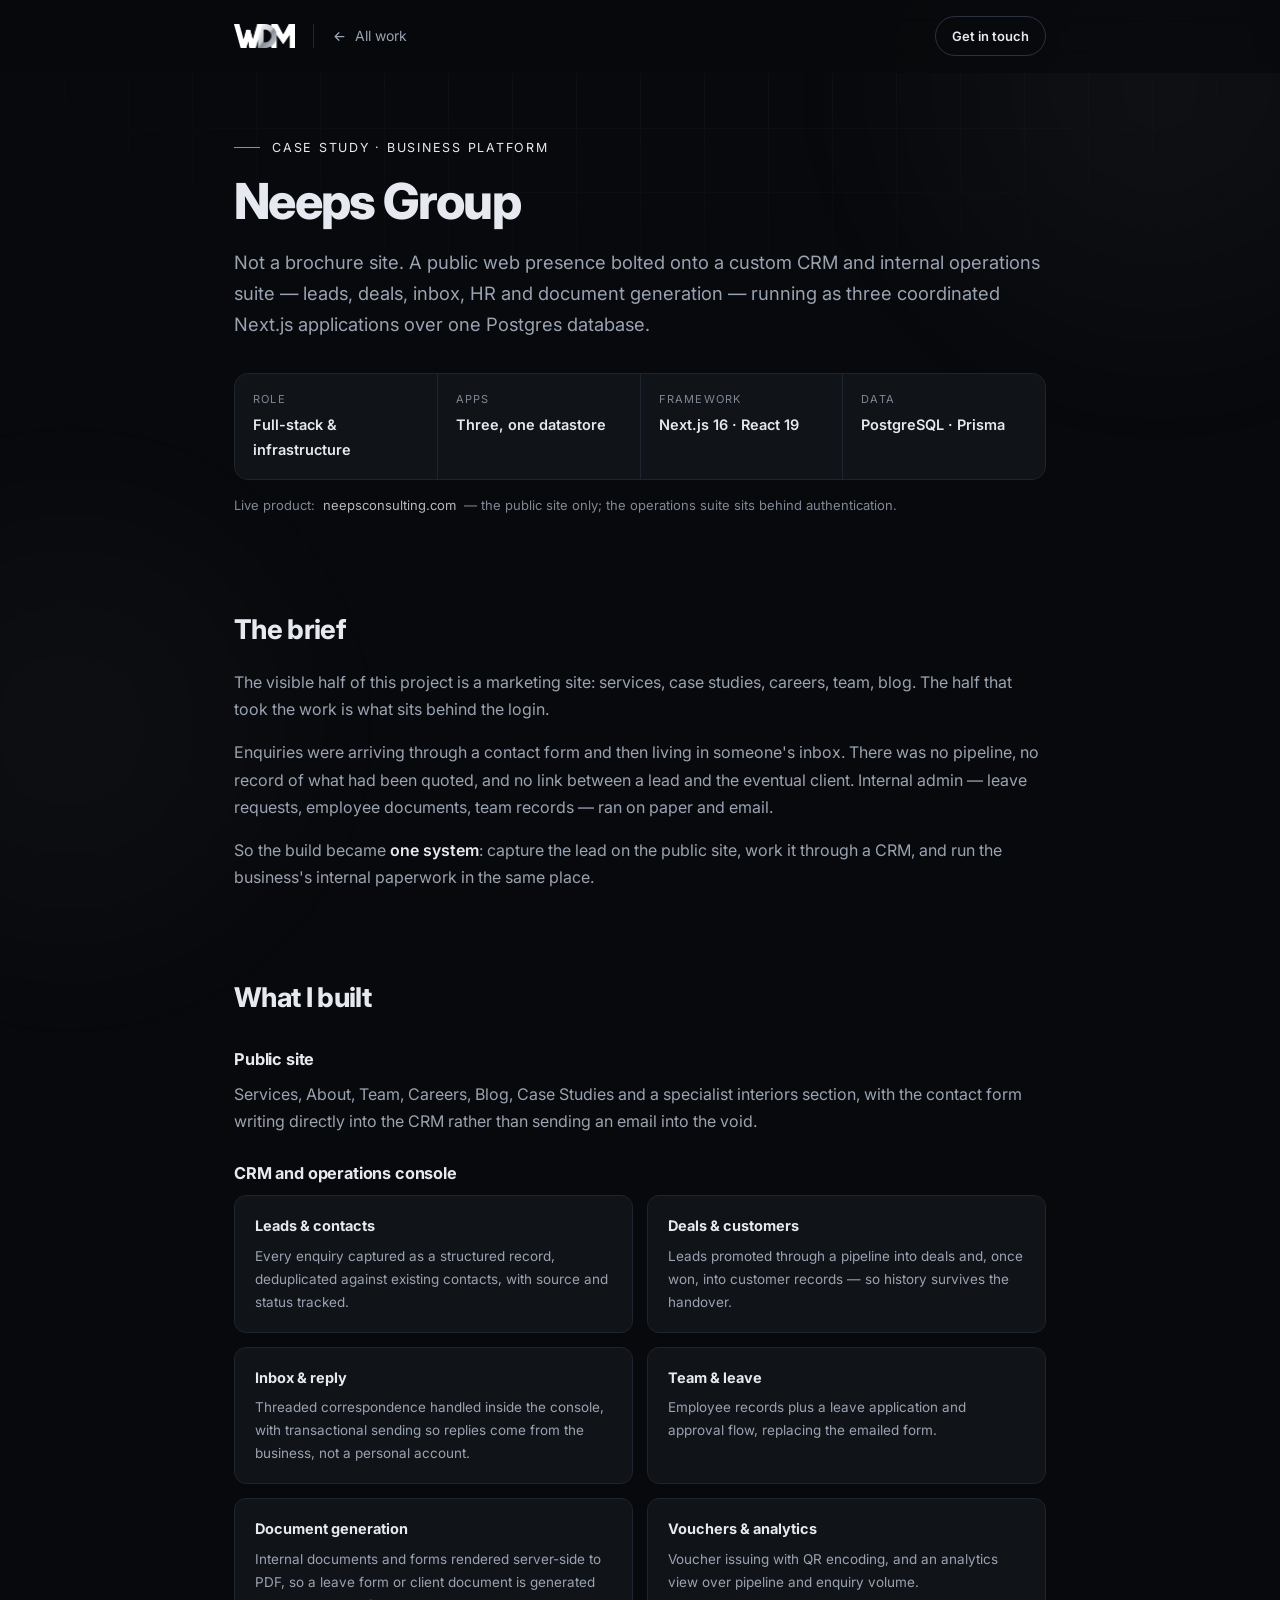
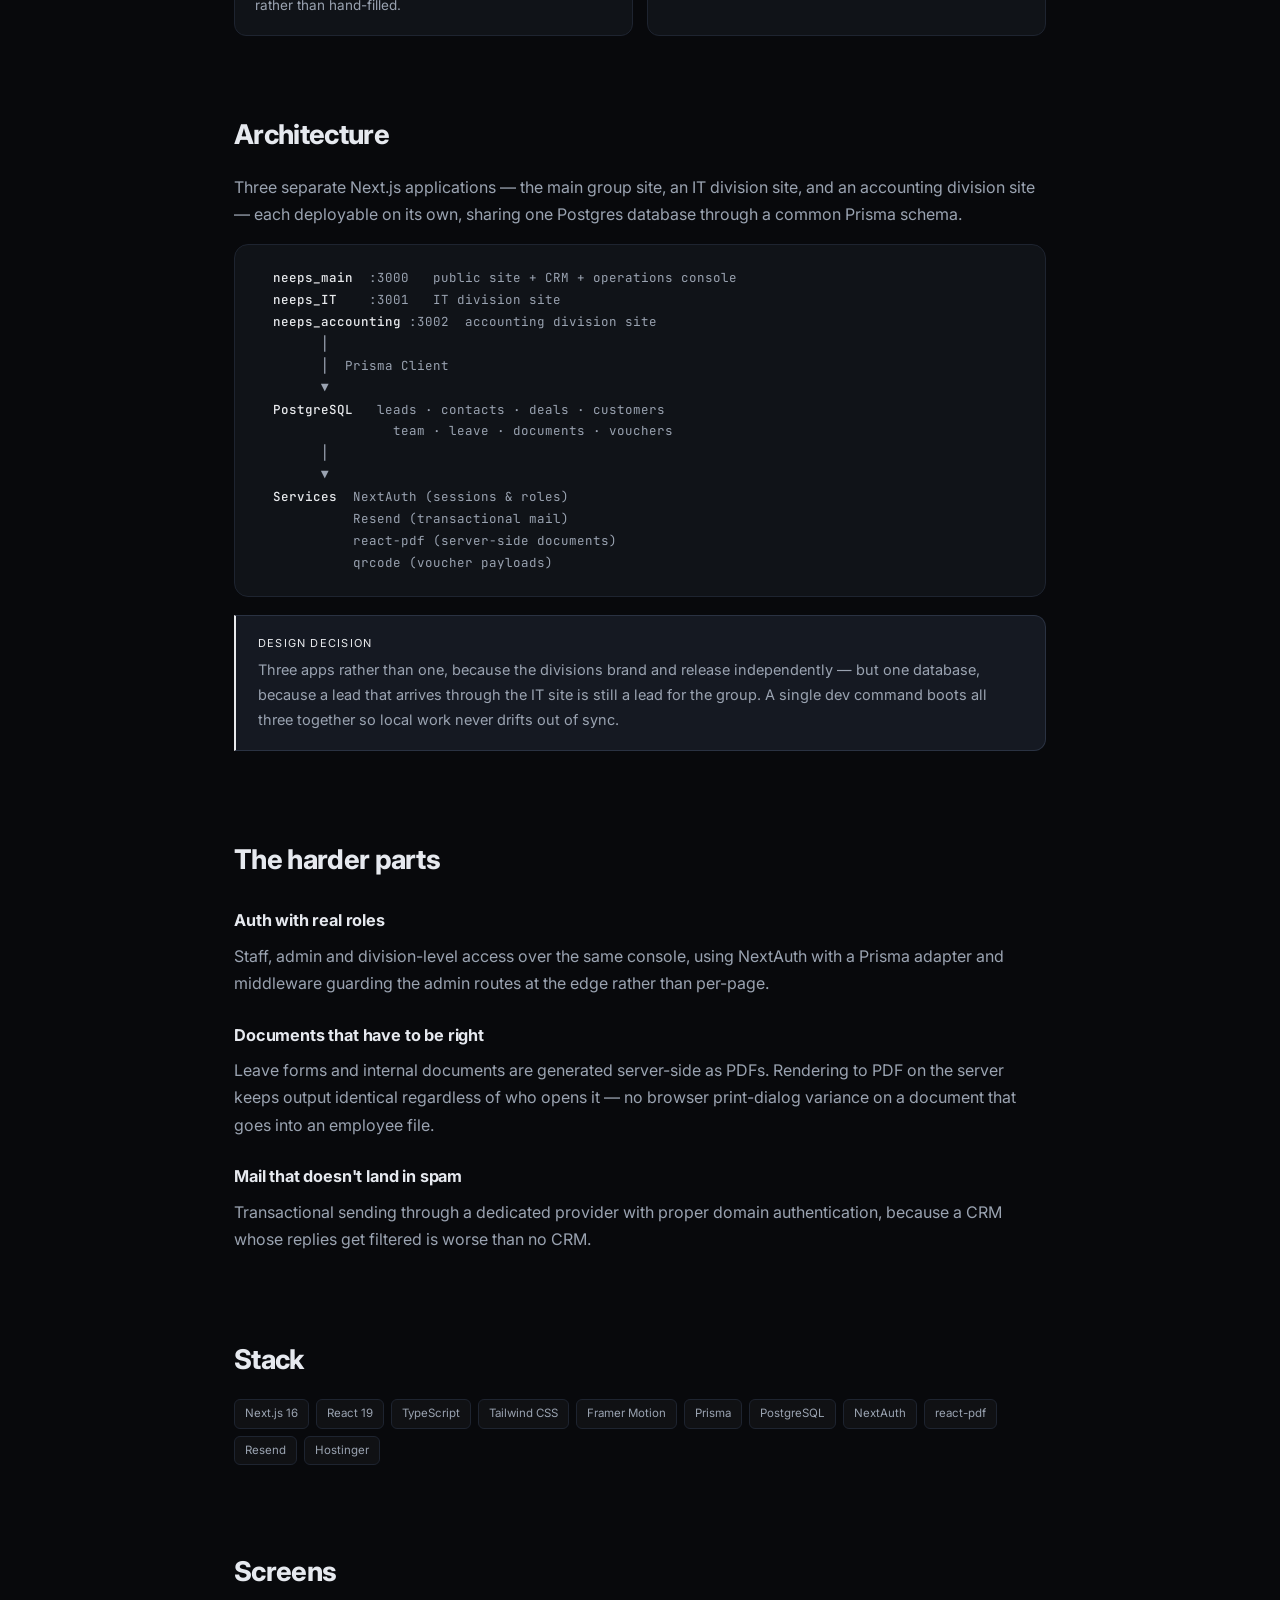
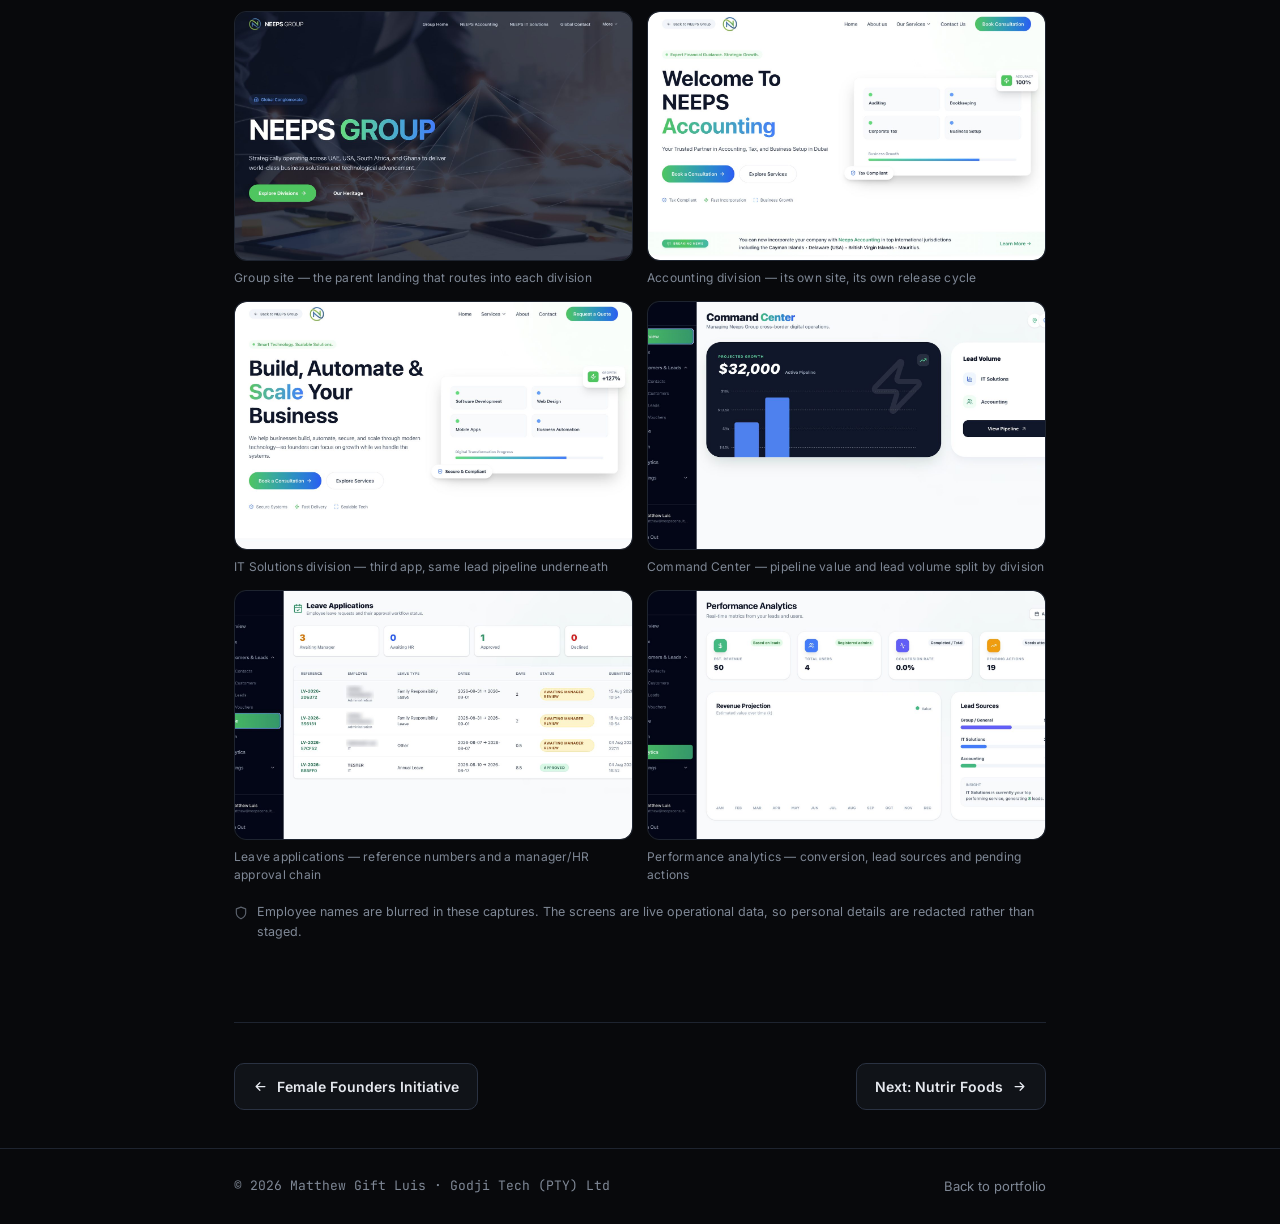
<file: case-studies/neeps-group.html>
<!DOCTYPE html>
<html lang="en">
<head>
<meta charset="utf-8">
<meta name="viewport" content="width=device-width, initial-scale=1">
<title>Neeps Group — Case Study | Matthew Gift Luis</title>
<meta name="description" content="Public website plus a custom CRM and internal operations suite: leads, deals, inbox, HR, document generation and analytics across three Next.js applications.">
<link rel="icon" href="../favicon.ico" sizes="any">
<link rel="icon" type="image/png" sizes="32x32" href="../assets/brand/favicon-32.png">
<link rel="apple-touch-icon" href="../assets/brand/apple-touch-icon.png">
<meta property="og:image" content="https://webdevmatt-dot.github.io/portfolio/assets/brand/og-image.jpg">
<meta property="og:image:width" content="1200">
<meta property="og:image:height" content="630">
<meta name="twitter:card" content="summary_large_image">
<meta name="theme-color" content="#08090c">
<link rel="preconnect" href="https://fonts.googleapis.com">
<link rel="preconnect" href="https://fonts.gstatic.com" crossorigin>
<link href="https://fonts.googleapis.com/css2?family=Inter:wght@400;500;600;700;800&family=JetBrains+Mono:wght@400;500&display=swap" rel="stylesheet">
<link rel="stylesheet" href="../assets/case.css?v=3">
</head>
<body>

<div class="bg-grid"></div>
<div class="bg-orb orb-a"></div>
<div class="bg-orb orb-b"></div>

<header id="hdr">
  <nav>
    <div class="nav-left">
      <a href="../index.html" class="home-mark" aria-label="webDevMatt home"><img src="../assets/brand/wdm-mark.png" alt="WDM" width="245" height="96"></a>
      <a href="../index.html#work" class="back">
      <svg viewBox="0 0 24 24" fill="none" stroke="currentColor" stroke-width="2" stroke-linecap="round" stroke-linejoin="round"><path d="M19 12H5M11 18l-6-6 6-6"/></svg>
      All work
    </a>
    </div>
    <a href="../index.html#contact" class="nav-cta">Get in touch</a>
  </nav>
</header>

<main>
  <section class="cs-hero">
    <div class="wrap">
      <div class="eyebrow reveal">Case study · Business platform</div>
      <h1 class="reveal">Neeps Group</h1>
      <p class="tagline reveal">
        Not a brochure site. A public web presence bolted onto a custom CRM and internal operations
        suite — leads, deals, inbox, HR and document generation — running as three coordinated
        Next.js applications over one Postgres database.
      </p>

      <dl class="meta reveal">
        <div><dt>Role</dt><dd>Full-stack &amp; infrastructure</dd></div>
        <div><dt>Apps</dt><dd>Three, one datastore</dd></div>
        <div><dt>Framework</dt><dd>Next.js 16 · React 19</dd></div>
        <div><dt>Data</dt><dd>PostgreSQL · Prisma</dd></div>
      </dl>
      <p class="live-note reveal">
        <span>Live product:</span>
        <a href="https://neepsconsulting.com/" target="_blank" rel="noopener">neepsconsulting.com</a>
        <span>— the public site only; the operations suite sits behind authentication.</span>
      </p>
    </div>
  </section>

  <section class="reveal">
    <div class="wrap">
      <h2>The brief</h2>
      <p>
        The visible half of this project is a marketing site: services, case studies, careers, team,
        blog. The half that took the work is what sits behind the login.
      </p>
      <p>
        Enquiries were arriving through a contact form and then living in someone's inbox. There was no
        pipeline, no record of what had been quoted, and no link between a lead and the eventual client.
        Internal admin — leave requests, employee documents, team records — ran on paper and email.
      </p>
      <p>
        So the build became <strong>one system</strong>: capture the lead on the public site, work it
        through a CRM, and run the business's internal paperwork in the same place.
      </p>
    </div>
  </section>

  <section class="reveal">
    <div class="wrap">
      <h2>What I built</h2>

      <h3>Public site</h3>
      <p>
        Services, About, Team, Careers, Blog, Case Studies and a specialist interiors section, with the
        contact form writing directly into the CRM rather than sending an email into the void.
      </p>

      <h3>CRM and operations console</h3>
      <div class="features">
        <div class="feature">
          <h4>Leads &amp; contacts</h4>
          <p>Every enquiry captured as a structured record, deduplicated against existing contacts, with source and status tracked.</p>
        </div>
        <div class="feature">
          <h4>Deals &amp; customers</h4>
          <p>Leads promoted through a pipeline into deals and, once won, into customer records — so history survives the handover.</p>
        </div>
        <div class="feature">
          <h4>Inbox &amp; reply</h4>
          <p>Threaded correspondence handled inside the console, with transactional sending so replies come from the business, not a personal account.</p>
        </div>
        <div class="feature">
          <h4>Team &amp; leave</h4>
          <p>Employee records plus a leave application and approval flow, replacing the emailed form.</p>
        </div>
        <div class="feature">
          <h4>Document generation</h4>
          <p>Internal documents and forms rendered server-side to PDF, so a leave form or client document is generated rather than hand-filled.</p>
        </div>
        <div class="feature">
          <h4>Vouchers &amp; analytics</h4>
          <p>Voucher issuing with QR encoding, and an analytics view over pipeline and enquiry volume.</p>
        </div>
      </div>
    </div>
  </section>

  <section class="reveal">
    <div class="wrap">
      <h2>Architecture</h2>
      <p>
        Three separate Next.js applications — the main group site, an IT division site, and an
        accounting division site — each deployable on its own, sharing one Postgres database through a
        common Prisma schema.
      </p>
      <div class="arch">
<pre>  <b>neeps_main</b>  :3000   public site + CRM + operations console
  <b>neeps_IT</b>    :3001   IT division site
  <b>neeps_accounting</b> :3002  accounting division site
        │
        │  Prisma Client
        ▼
  <b>PostgreSQL</b>   leads · contacts · deals · customers
                 team · leave · documents · vouchers
        │
        ▼
  <b>Services</b>  NextAuth (sessions &amp; roles)
            Resend (transactional mail)
            react-pdf (server-side documents)
            qrcode (voucher payloads)</pre>
      </div>
      <div class="callout">
        <span class="k">Design decision</span>
        <p>
          Three apps rather than one, because the divisions brand and release independently — but one
          database, because a lead that arrives through the IT site is still a lead for the group.
          A single dev command boots all three together so local work never drifts out of sync.
        </p>
      </div>
    </div>
  </section>

  <section class="reveal">
    <div class="wrap">
      <h2>The harder parts</h2>

      <h3>Auth with real roles</h3>
      <p>
        Staff, admin and division-level access over the same console, using NextAuth with a Prisma
        adapter and middleware guarding the admin routes at the edge rather than per-page.
      </p>

      <h3>Documents that have to be right</h3>
      <p>
        Leave forms and internal documents are generated server-side as PDFs. Rendering to PDF on the
        server keeps output identical regardless of who opens it — no browser print-dialog variance on
        a document that goes into an employee file.
      </p>

      <h3>Mail that doesn't land in spam</h3>
      <p>
        Transactional sending through a dedicated provider with proper domain authentication, because a
        CRM whose replies get filtered is worse than no CRM.
      </p>
    </div>
  </section>

  <section class="reveal">
    <div class="wrap">
      <h2>Stack</h2>
      <div class="tags">
        <span class="tag">Next.js 16</span><span class="tag">React 19</span><span class="tag">TypeScript</span>
        <span class="tag">Tailwind CSS</span><span class="tag">Framer Motion</span>
        <span class="tag">Prisma</span><span class="tag">PostgreSQL</span><span class="tag">NextAuth</span>
        <span class="tag">react-pdf</span><span class="tag">Resend</span><span class="tag">Hostinger</span>
      </div>
    </div>
  </section>

  <section class="reveal">
    <div class="wrap">
      <h2>Screens</h2>
      <div class="shots">
        <figure class="shot-item">
          <div class="shot filled"><img src="../assets/shots/neeps-group-home.jpg" alt="Neeps Group landing page" loading="lazy" width="1600" height="875"></div>
          <figcaption>Group site — the parent landing that routes into each division</figcaption>
        </figure>
        <figure class="shot-item">
          <div class="shot filled"><img src="../assets/shots/neeps-accounting.jpg" alt="Neeps Accounting division site" loading="lazy" width="1600" height="875"></div>
          <figcaption>Accounting division — its own site, its own release cycle</figcaption>
        </figure>
        <figure class="shot-item">
          <div class="shot filled"><img src="../assets/shots/neeps-it.jpg" alt="Neeps IT Solutions division site" loading="lazy" width="1600" height="875"></div>
          <figcaption>IT Solutions division — third app, same lead pipeline underneath</figcaption>
        </figure>
        <figure class="shot-item">
          <div class="shot filled"><img src="../assets/shots/neeps-dashboard.jpg" alt="Command Center operations dashboard" loading="lazy" width="1600" height="873"></div>
          <figcaption>Command Center — pipeline value and lead volume split by division</figcaption>
        </figure>
        <figure class="shot-item">
          <div class="shot filled"><img src="../assets/shots/neeps-leave.jpg" alt="Leave applications and approval workflow" loading="lazy" width="1600" height="875"></div>
          <figcaption>Leave applications — reference numbers and a manager/HR approval chain</figcaption>
        </figure>
        <figure class="shot-item">
          <div class="shot filled"><img src="../assets/shots/neeps-analytics.jpg" alt="Performance analytics with lead sources" loading="lazy" width="1600" height="874"></div>
          <figcaption>Performance analytics — conversion, lead sources and pending actions</figcaption>
        </figure>
      </div>
      <p class="redaction-note">
        <svg viewBox="0 0 24 24" fill="none" stroke="currentColor" stroke-width="2" stroke-linecap="round" stroke-linejoin="round"><path d="M12 22s8-4 8-10V5l-8-3-8 3v7c0 6 8 10 8 10Z"/></svg>
        Employee names are blurred in these captures. The screens are live operational data, so
        personal details are redacted rather than staged.
      </p>
    </div>
  </section>

  <div class="wrap">
    <div class="cs-nav">
      <a href="female-founders.html">
        <svg viewBox="0 0 24 24" fill="none" stroke="currentColor" stroke-width="2" stroke-linecap="round" stroke-linejoin="round"><path d="M19 12H5M11 18l-6-6 6-6"/></svg>
        Female Founders Initiative
      </a>
      <a href="nutrir-foods.html">
        Next: Nutrir Foods
        <svg viewBox="0 0 24 24" fill="none" stroke="currentColor" stroke-width="2" stroke-linecap="round" stroke-linejoin="round"><path d="M5 12h14M13 6l6 6-6 6"/></svg>
      </a>
    </div>
  </div>
</main>

<footer>
  <div class="wrap foot">
    <span class="mono">© <span id="yr">2026</span> Matthew Gift Luis · Godji Tech (PTY) Ltd</span>
    <span><a href="../index.html">Back to portfolio</a></span>
  </div>
</footer>

<script src="../assets/case.js?v=3"></script>
<script src="../assets/pf.js?v=1" data-root="../" defer></script>
</body>
</html>
</file>
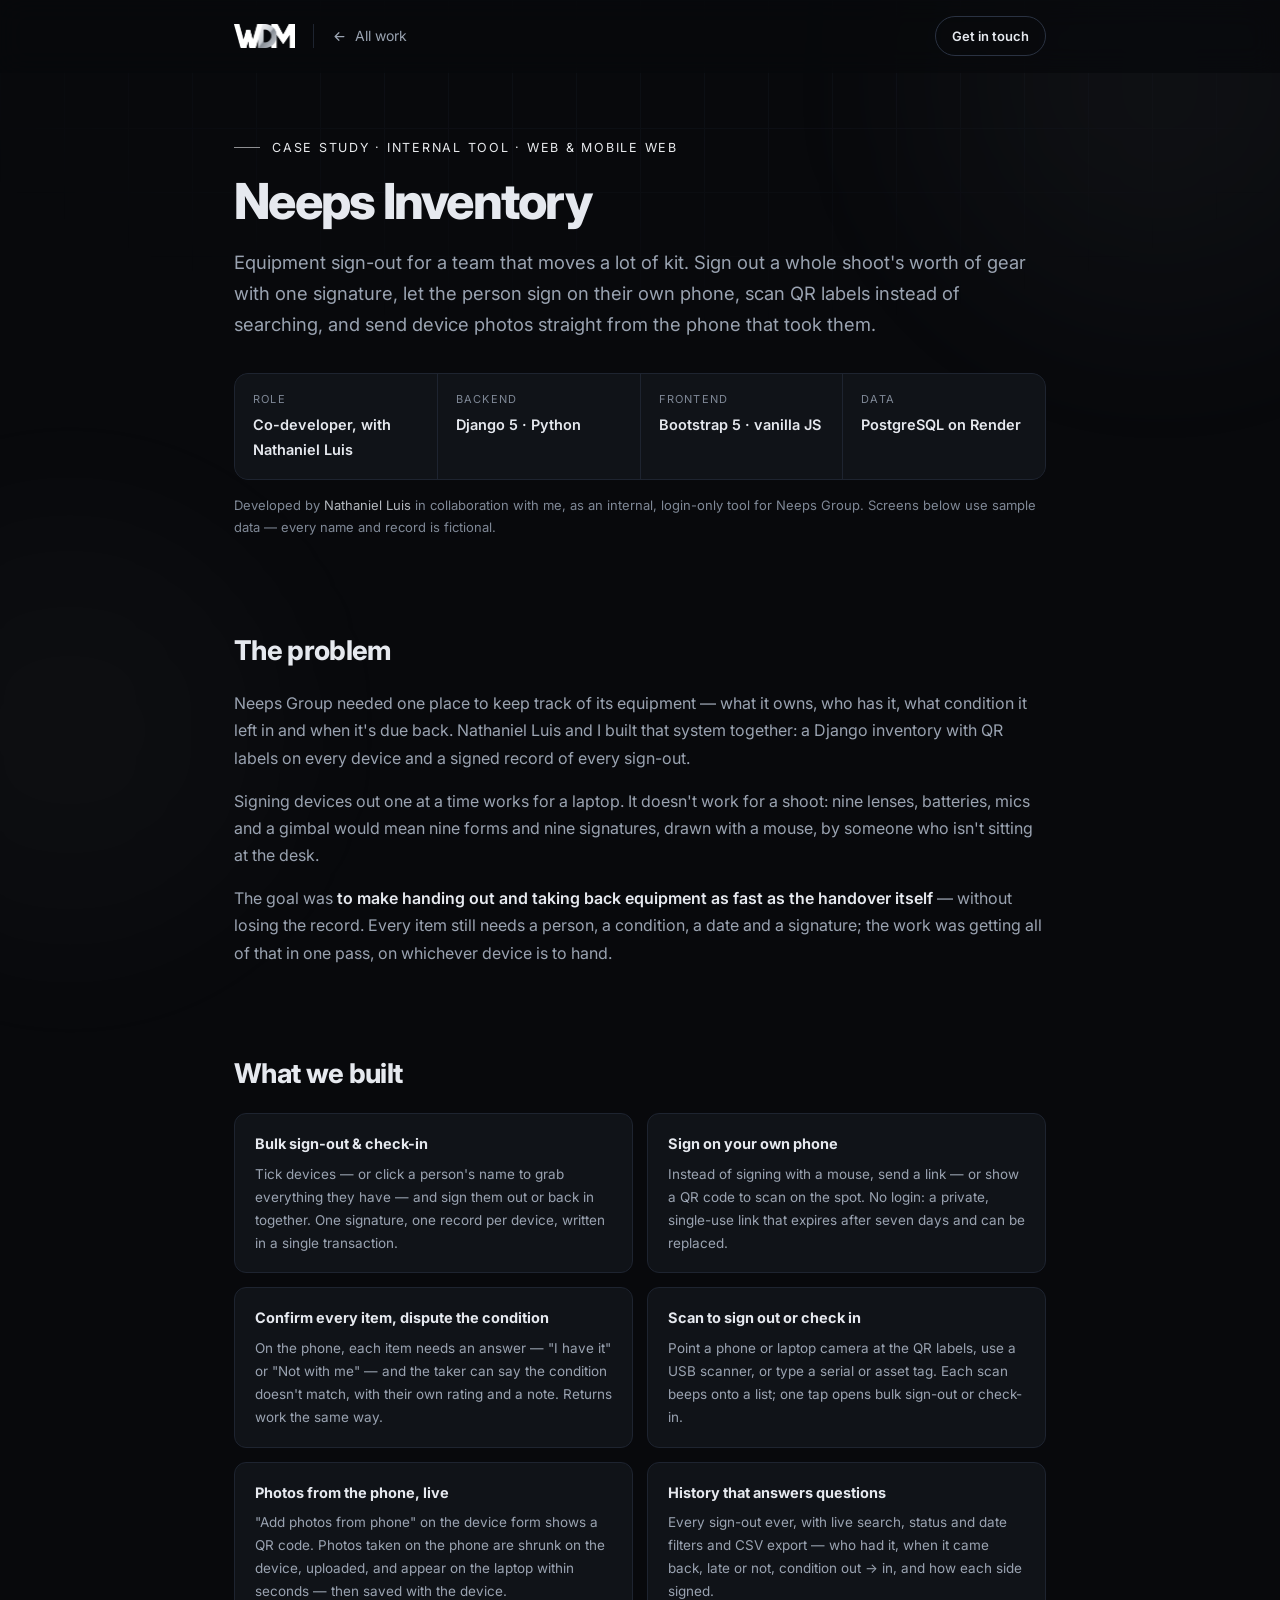
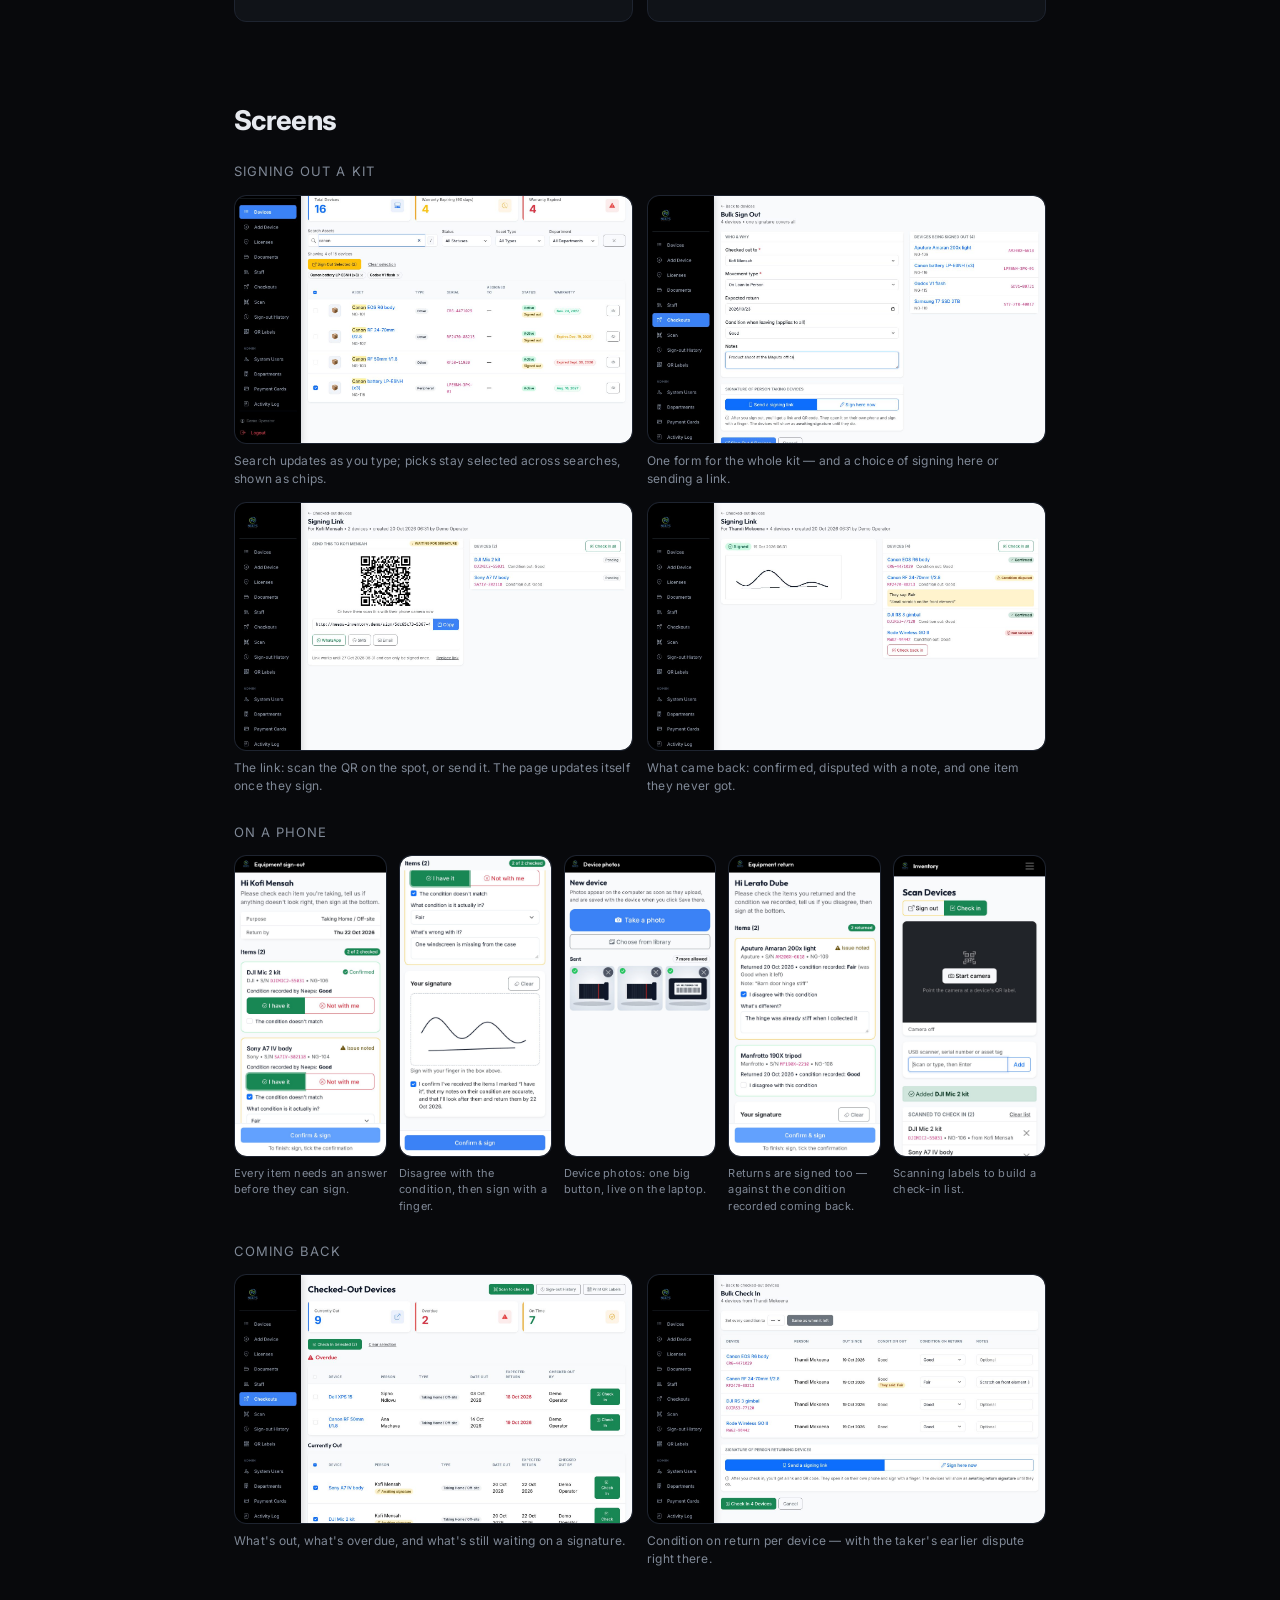
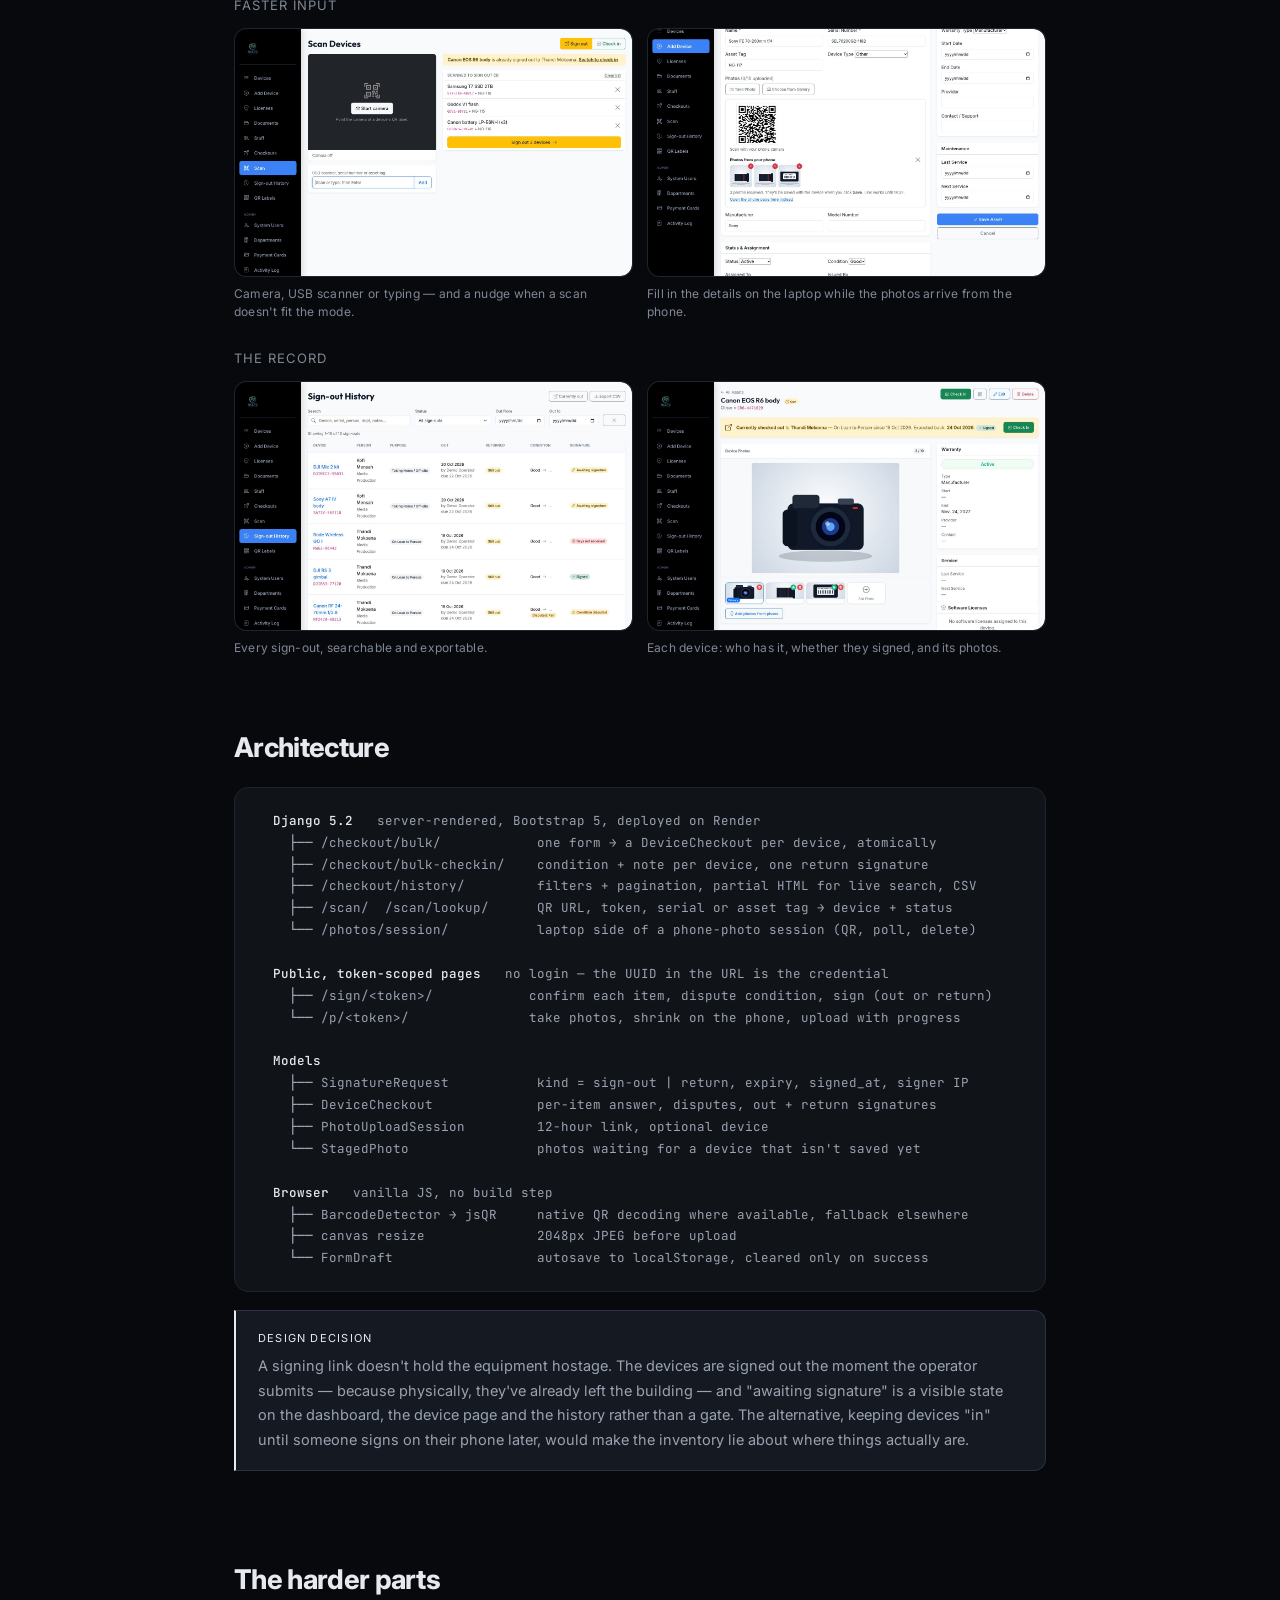
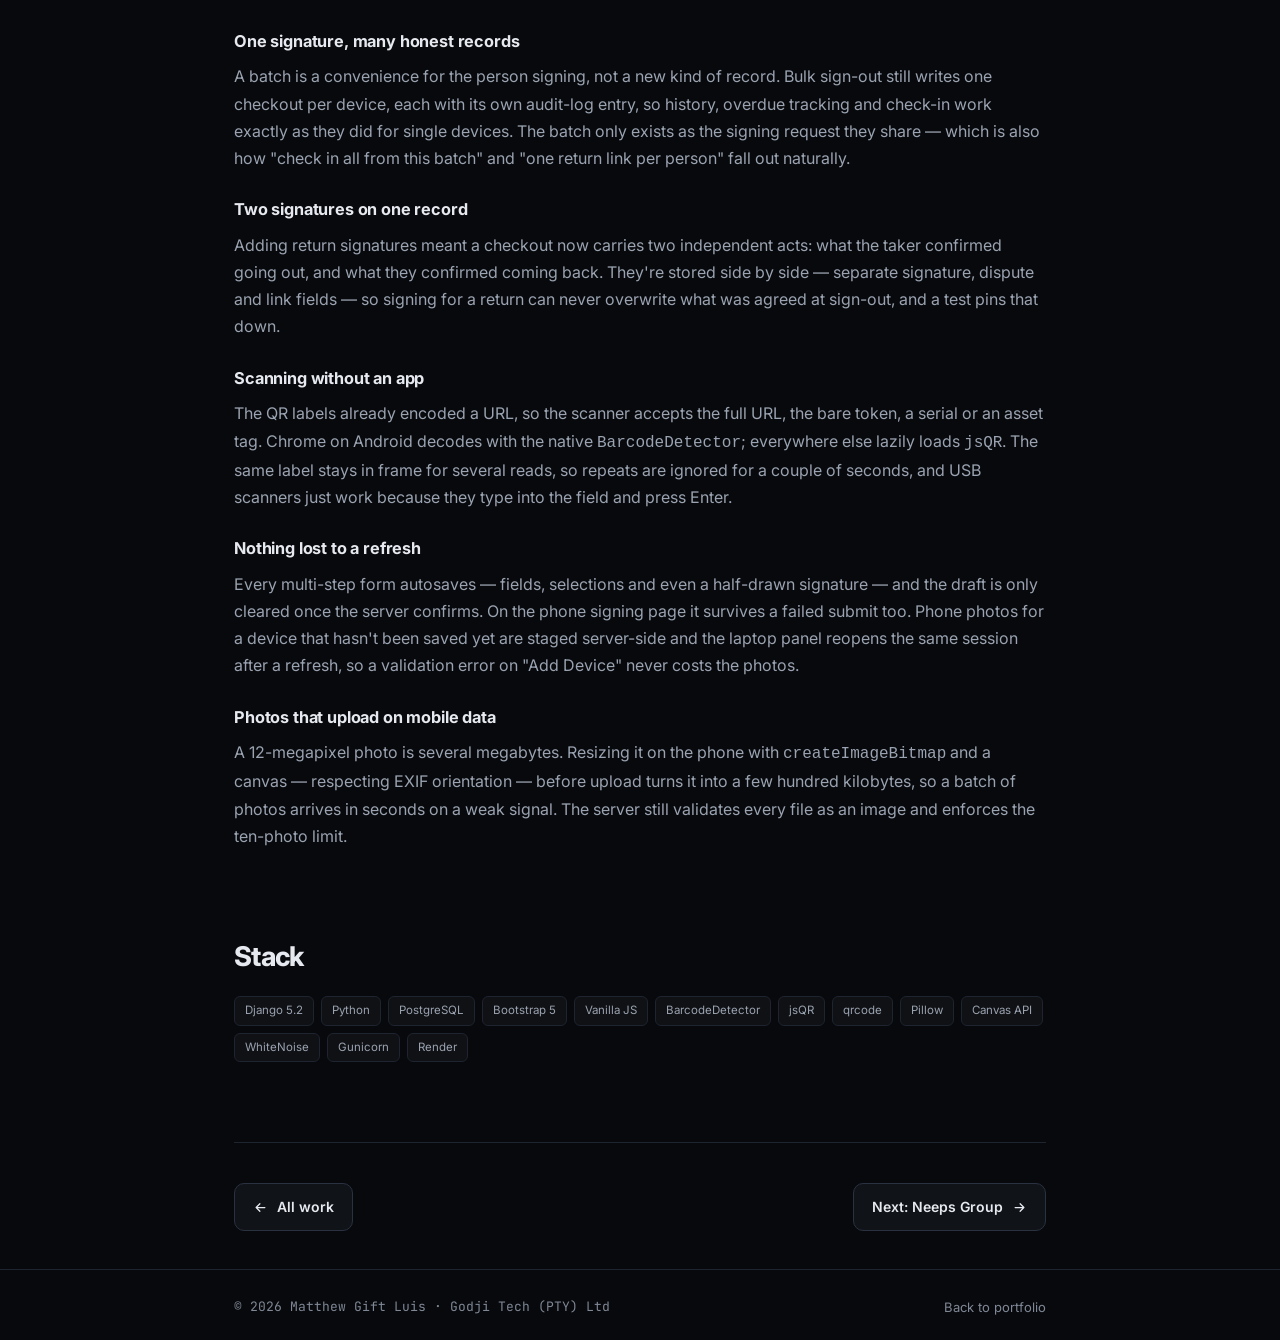
<file: case-studies/neeps-inventory.html>
<!DOCTYPE html>
<html lang="en">
<head>
<meta charset="utf-8">
<meta name="viewport" content="width=device-width, initial-scale=1">
<title>Neeps Inventory — Case Study | Matthew Gift Luis</title>
<meta name="description" content="An equipment inventory and sign-out system for Neeps Group — bulk sign-out and check-in with one signature, remote signing on the taker's phone with per-item confirmation and condition disputes, QR scanning, and photos sent straight from a phone.">
<link rel="icon" href="../favicon.ico" sizes="any">
<link rel="icon" type="image/png" sizes="32x32" href="../assets/brand/favicon-32.png">
<link rel="apple-touch-icon" href="../assets/brand/apple-touch-icon.png">
<meta property="og:image" content="https://webdevmatt-dot.github.io/portfolio/assets/brand/og-image.jpg">
<meta property="og:image:width" content="1200">
<meta property="og:image:height" content="630">
<meta name="twitter:card" content="summary_large_image">
<meta name="theme-color" content="#08090c">
<link rel="preconnect" href="https://fonts.googleapis.com">
<link rel="preconnect" href="https://fonts.gstatic.com" crossorigin>
<link href="https://fonts.googleapis.com/css2?family=Inter:wght@400;500;600;700;800&family=JetBrains+Mono:wght@400;500&display=swap" rel="stylesheet">
<link rel="stylesheet" href="../assets/case.css?v=3">
</head>
<body>

<div class="bg-grid"></div>
<div class="bg-orb orb-a"></div>
<div class="bg-orb orb-b"></div>

<header id="hdr">
  <nav>
    <div class="nav-left">
      <a href="../index.html" class="home-mark" aria-label="webDevMatt home"><img src="../assets/brand/wdm-mark.png" alt="WDM" width="245" height="96"></a>
      <a href="../index.html#work" class="back">
      <svg viewBox="0 0 24 24" fill="none" stroke="currentColor" stroke-width="2" stroke-linecap="round" stroke-linejoin="round"><path d="M19 12H5M11 18l-6-6 6-6"/></svg>
      All work
    </a>
    </div>
    <a href="../index.html#contact" class="nav-cta">Get in touch</a>
  </nav>
</header>

<main>
  <section class="cs-hero">
    <div class="wrap">
      <div class="eyebrow reveal">Case study · Internal tool · Web &amp; mobile web</div>
      <h1 class="reveal">Neeps Inventory</h1>
      <p class="tagline reveal">
        Equipment sign-out for a team that moves a lot of kit. Sign out a whole shoot's worth of
        gear with one signature, let the person sign on their own phone, scan QR labels instead of
        searching, and send device photos straight from the phone that took them.
      </p>

      <dl class="meta reveal">
        <div><dt>Role</dt><dd>Co-developer, with Nathaniel Luis</dd></div>
        <div><dt>Backend</dt><dd>Django 5 · Python</dd></div>
        <div><dt>Frontend</dt><dd>Bootstrap 5 · vanilla JS</dd></div>
        <div><dt>Data</dt><dd>PostgreSQL on Render</dd></div>
      </dl>
      <p class="live-note reveal">
        <span>Developed by <a href="https://github.com/Nathan-Luis" target="_blank" rel="noopener">Nathaniel Luis</a> in collaboration with me, as an internal, login-only tool for Neeps Group. Screens below use sample data — every name and record is fictional.</span>
      </p>
    </div>
  </section>

  <section class="reveal">
    <div class="wrap">
      <h2>The problem</h2>
      <p>
        Neeps Group needed one place to keep track of its equipment — what it owns, who has it, what
        condition it left in and when it's due back. Nathaniel Luis and I built that system together:
        a Django inventory with QR labels on every device and a signed record of every sign-out.
      </p>
      <p>
        Signing devices out one at a time works for a laptop. It doesn't work for a shoot: nine lenses,
        batteries, mics and a gimbal would mean nine forms and nine signatures, drawn with a mouse, by
        someone who isn't sitting at the desk.
      </p>
      <p>
        The goal was <strong>to make handing out and taking back equipment as fast as the handover itself</strong>
        — without losing the record. Every item still needs a person, a condition, a date and a
        signature; the work was getting all of that in one pass, on whichever device is to hand.
      </p>
    </div>
  </section>

  <section class="reveal">
    <div class="wrap">
      <h2>What we built</h2>
      <div class="features">
        <div class="feature">
          <h4>Bulk sign-out &amp; check-in</h4>
          <p>Tick devices — or click a person's name to grab everything they have — and sign them out or back in together. One signature, one record per device, written in a single transaction.</p>
        </div>
        <div class="feature">
          <h4>Sign on your own phone</h4>
          <p>Instead of signing with a mouse, send a link — or show a QR code to scan on the spot. No login: a private, single-use link that expires after seven days and can be replaced.</p>
        </div>
        <div class="feature">
          <h4>Confirm every item, dispute the condition</h4>
          <p>On the phone, each item needs an answer — "I have it" or "Not with me" — and the taker can say the condition doesn't match, with their own rating and a note. Returns work the same way.</p>
        </div>
        <div class="feature">
          <h4>Scan to sign out or check in</h4>
          <p>Point a phone or laptop camera at the QR labels, use a USB scanner, or type a serial or asset tag. Each scan beeps onto a list; one tap opens bulk sign-out or check-in.</p>
        </div>
        <div class="feature">
          <h4>Photos from the phone, live</h4>
          <p>"Add photos from phone" on the device form shows a QR code. Photos taken on the phone are shrunk on the device, uploaded, and appear on the laptop within seconds — then saved with the device.</p>
        </div>
        <div class="feature">
          <h4>History that answers questions</h4>
          <p>Every sign-out ever, with live search, status and date filters and CSV export — who had it, when it came back, late or not, condition out → in, and how each side signed.</p>
        </div>
      </div>
    </div>
  </section>

  <section class="reveal">
    <div class="wrap">
      <h2>Screens</h2>
      <p class="shots-sub">Signing out a kit</p>
      <div class="shots">
        <figure class="shot-item">
          <div class="shot filled"><img src="../assets/shots/inv-devices.jpg" alt="Device list filtered by 'canon' with matches highlighted, two devices selected as chips and a 'Sign Out Selected (2)' button" loading="lazy" width="1440" height="900"></div>
          <figcaption>Search updates as you type; picks stay selected across searches, shown as chips.</figcaption>
        </figure>
        <figure class="shot-item">
          <div class="shot filled"><img src="../assets/shots/inv-bulk-signout.jpg" alt="Bulk sign-out form for four devices with person, purpose, return date and a 'Send a signing link' option" loading="lazy" width="1440" height="900"></div>
          <figcaption>One form for the whole kit — and a choice of signing here or sending a link.</figcaption>
        </figure>
        <figure class="shot-item">
          <div class="shot filled"><img src="../assets/shots/inv-link.jpg" alt="Signing link page with a QR code, copy button and WhatsApp, SMS, email and share buttons, waiting for a signature" loading="lazy" width="1440" height="900"></div>
          <figcaption>The link: scan the QR on the spot, or send it. The page updates itself once they sign.</figcaption>
        </figure>
        <figure class="shot-item">
          <div class="shot filled"><img src="../assets/shots/inv-link-signed.jpg" alt="Signed link page showing the signature, two confirmed items, one condition dispute with the taker's note and one item marked not received" loading="lazy" width="1440" height="900"></div>
          <figcaption>What came back: confirmed, disputed with a note, and one item they never got.</figcaption>
        </figure>
      </div>

      <p class="shots-sub">On a phone</p>
      <div class="shots phone browser">
        <figure class="shot-item">
          <div class="shot filled"><img src="../assets/shots/inv-m-sign.jpg" alt="Phone page listing two items, each with 'I have it' and 'Not with me' buttons; one flagged with an issue" loading="lazy" width="848" height="1672"></div>
          <figcaption>Every item needs an answer before they can sign.</figcaption>
        </figure>
        <figure class="shot-item">
          <div class="shot filled"><img src="../assets/shots/inv-m-sign-2.jpg" alt="Condition dispute set to Fair with a note, a finger-drawn signature and a ticked confirmation" loading="lazy" width="848" height="1672"></div>
          <figcaption>Disagree with the condition, then sign with a finger.</figcaption>
        </figure>
        <figure class="shot-item">
          <div class="shot filled"><img src="../assets/shots/inv-m-photos.jpg" alt="Phone photo page with a large 'Take a photo' button and three sent photos" loading="lazy" width="848" height="1672"></div>
          <figcaption>Device photos: one big button, live on the laptop.</figcaption>
        </figure>
        <figure class="shot-item">
          <div class="shot filled"><img src="../assets/shots/inv-m-return.jpg" alt="Return page showing the condition recorded on return, what it was when it left, and a disagreement note" loading="lazy" width="848" height="1672"></div>
          <figcaption>Returns are signed too — against the condition recorded coming back.</figcaption>
        </figure>
        <figure class="shot-item">
          <div class="shot filled"><img src="../assets/shots/inv-m-scan.jpg" alt="Scan page in check-in mode with two devices added from scans" loading="lazy" width="848" height="1672"></div>
          <figcaption>Scanning labels to build a check-in list.</figcaption>
        </figure>
      </div>

      <p class="shots-sub">Coming back</p>
      <div class="shots">
        <figure class="shot-item">
          <div class="shot filled"><img src="../assets/shots/inv-checkouts.jpg" alt="Checked-out devices dashboard with overdue items, awaiting-signature badges and a 'Check In Selected' button" loading="lazy" width="1440" height="900"></div>
          <figcaption>What's out, what's overdue, and what's still waiting on a signature.</figcaption>
        </figure>
        <figure class="shot-item">
          <div class="shot filled"><img src="../assets/shots/inv-bulk-checkin.jpg" alt="Bulk check-in table with condition on return per device, a 'Same as when it left' shortcut and the returner's signature step" loading="lazy" width="1440" height="900"></div>
          <figcaption>Condition on return per device — with the taker's earlier dispute right there.</figcaption>
        </figure>
      </div>

      <p class="shots-sub">Faster input</p>
      <div class="shots">
        <figure class="shot-item">
          <div class="shot filled"><img src="../assets/shots/inv-scan.jpg" alt="Scan station with three scanned devices ready to sign out and a warning that one scanned device is already signed out" loading="lazy" width="1440" height="900"></div>
          <figcaption>Camera, USB scanner or typing — and a nudge when a scan doesn't fit the mode.</figcaption>
        </figure>
        <figure class="shot-item">
          <div class="shot filled"><img src="../assets/shots/inv-add-phone.jpg" alt="Add device form with a QR code and three photos received from a phone" loading="lazy" width="1440" height="900"></div>
          <figcaption>Fill in the details on the laptop while the photos arrive from the phone.</figcaption>
        </figure>
      </div>

      <p class="shots-sub">The record</p>
      <div class="shots">
        <figure class="shot-item">
          <div class="shot filled"><img src="../assets/shots/inv-history.jpg" alt="Sign-out history table with search, status and date filters, CSV export and signature status per row" loading="lazy" width="1440" height="900"></div>
          <figcaption>Every sign-out, searchable and exportable.</figcaption>
        </figure>
        <figure class="shot-item">
          <div class="shot filled"><img src="../assets/shots/inv-device.jpg" alt="Device page showing who has it, a signed badge, and a photo gallery added from a phone" loading="lazy" width="1440" height="900"></div>
          <figcaption>Each device: who has it, whether they signed, and its photos.</figcaption>
        </figure>
      </div>
    </div>
  </section>

  <section class="reveal">
    <div class="wrap">
      <h2>Architecture</h2>
      <div class="arch">
<pre>  <b>Django 5.2</b>   server-rendered, Bootstrap 5, deployed on Render
    ├── /checkout/bulk/            one form → a DeviceCheckout per device, atomically
    ├── /checkout/bulk-checkin/    condition + note per device, one return signature
    ├── /checkout/history/         filters + pagination, partial HTML for live search, CSV
    ├── /scan/  /scan/lookup/      QR URL, token, serial or asset tag → device + status
    └── /photos/session/           laptop side of a phone-photo session (QR, poll, delete)

  <b>Public, token-scoped pages</b>   no login — the UUID in the URL is the credential
    ├── /sign/&lt;token&gt;/            confirm each item, dispute condition, sign (out or return)
    └── /p/&lt;token&gt;/               take photos, shrink on the phone, upload with progress

  <b>Models</b>
    ├── SignatureRequest           kind = sign-out | return, expiry, signed_at, signer IP
    ├── DeviceCheckout             per-item answer, disputes, out + return signatures
    ├── PhotoUploadSession         12-hour link, optional device
    └── StagedPhoto                photos waiting for a device that isn't saved yet

  <b>Browser</b>   vanilla JS, no build step
    ├── BarcodeDetector → jsQR     native QR decoding where available, fallback elsewhere
    ├── canvas resize              2048px JPEG before upload
    └── FormDraft                  autosave to localStorage, cleared only on success</pre>
      </div>
      <div class="callout">
        <span class="k">Design decision</span>
        <p>
          A signing link doesn't hold the equipment hostage. The devices are signed out the moment the
          operator submits — because physically, they've already left the building — and "awaiting
          signature" is a visible state on the dashboard, the device page and the history rather than a
          gate. The alternative, keeping devices "in" until someone signs on their phone later, would make
          the inventory lie about where things actually are.
        </p>
      </div>
    </div>
  </section>

  <section class="reveal">
    <div class="wrap">
      <h2>The harder parts</h2>

      <h3>One signature, many honest records</h3>
      <p>
        A batch is a convenience for the person signing, not a new kind of record. Bulk sign-out still
        writes one checkout per device, each with its own audit-log entry, so history, overdue tracking
        and check-in work exactly as they did for single devices. The batch only exists as the signing
        request they share — which is also how "check in all from this batch" and "one return link per
        person" fall out naturally.
      </p>

      <h3>Two signatures on one record</h3>
      <p>
        Adding return signatures meant a checkout now carries two independent acts: what the taker
        confirmed going out, and what they confirmed coming back. They're stored side by side — separate
        signature, dispute and link fields — so signing for a return can never overwrite what was agreed
        at sign-out, and a test pins that down.
      </p>

      <h3>Scanning without an app</h3>
      <p>
        The QR labels already encoded a URL, so the scanner accepts the full URL, the bare token, a
        serial or an asset tag. Chrome on Android decodes with the native <code>BarcodeDetector</code>;
        everywhere else lazily loads <code>jsQR</code>. The same label stays in frame for several
        reads, so repeats are ignored for a couple of seconds, and USB scanners just work because they
        type into the field and press Enter.
      </p>

      <h3>Nothing lost to a refresh</h3>
      <p>
        Every multi-step form autosaves — fields, selections and even a half-drawn signature — and the
        draft is only cleared once the server confirms. On the phone signing page it survives a failed
        submit too. Phone photos for a device that hasn't been saved yet are staged server-side and the
        laptop panel reopens the same session after a refresh, so a validation error on "Add Device"
        never costs the photos.
      </p>

      <h3>Photos that upload on mobile data</h3>
      <p>
        A 12-megapixel photo is several megabytes. Resizing it on the phone with
        <code>createImageBitmap</code> and a canvas — respecting EXIF orientation — before upload turns
        it into a few hundred kilobytes, so a batch of photos arrives in seconds on a weak signal. The
        server still validates every file as an image and enforces the ten-photo limit.
      </p>
    </div>
  </section>

  <section class="reveal">
    <div class="wrap">
      <h2>Stack</h2>
      <div class="tags">
        <span class="tag">Django 5.2</span><span class="tag">Python</span><span class="tag">PostgreSQL</span>
        <span class="tag">Bootstrap 5</span><span class="tag">Vanilla JS</span><span class="tag">BarcodeDetector</span>
        <span class="tag">jsQR</span><span class="tag">qrcode</span><span class="tag">Pillow</span>
        <span class="tag">Canvas API</span><span class="tag">WhiteNoise</span><span class="tag">Gunicorn</span>
        <span class="tag">Render</span>
      </div>
    </div>
  </section>

  <div class="wrap">
    <div class="cs-nav">
      <a href="../index.html#work">
        <svg viewBox="0 0 24 24" fill="none" stroke="currentColor" stroke-width="2" stroke-linecap="round" stroke-linejoin="round"><path d="M19 12H5M11 18l-6-6 6-6"/></svg>
        All work
      </a>
      <a href="neeps-group.html">
        Next: Neeps Group
        <svg viewBox="0 0 24 24" fill="none" stroke="currentColor" stroke-width="2" stroke-linecap="round" stroke-linejoin="round"><path d="M5 12h14M13 6l6 6-6 6"/></svg>
      </a>
    </div>
  </div>
</main>

<footer>
  <div class="wrap foot">
    <span class="mono">© <span id="yr">2026</span> Matthew Gift Luis · Godji Tech (PTY) Ltd</span>
    <span><a href="../index.html">Back to portfolio</a></span>
  </div>
</footer>

<script src="../assets/case.js?v=3"></script>
<script src="../assets/pf.js?v=1" data-root="../" defer></script>
</body>
</html>
</file>
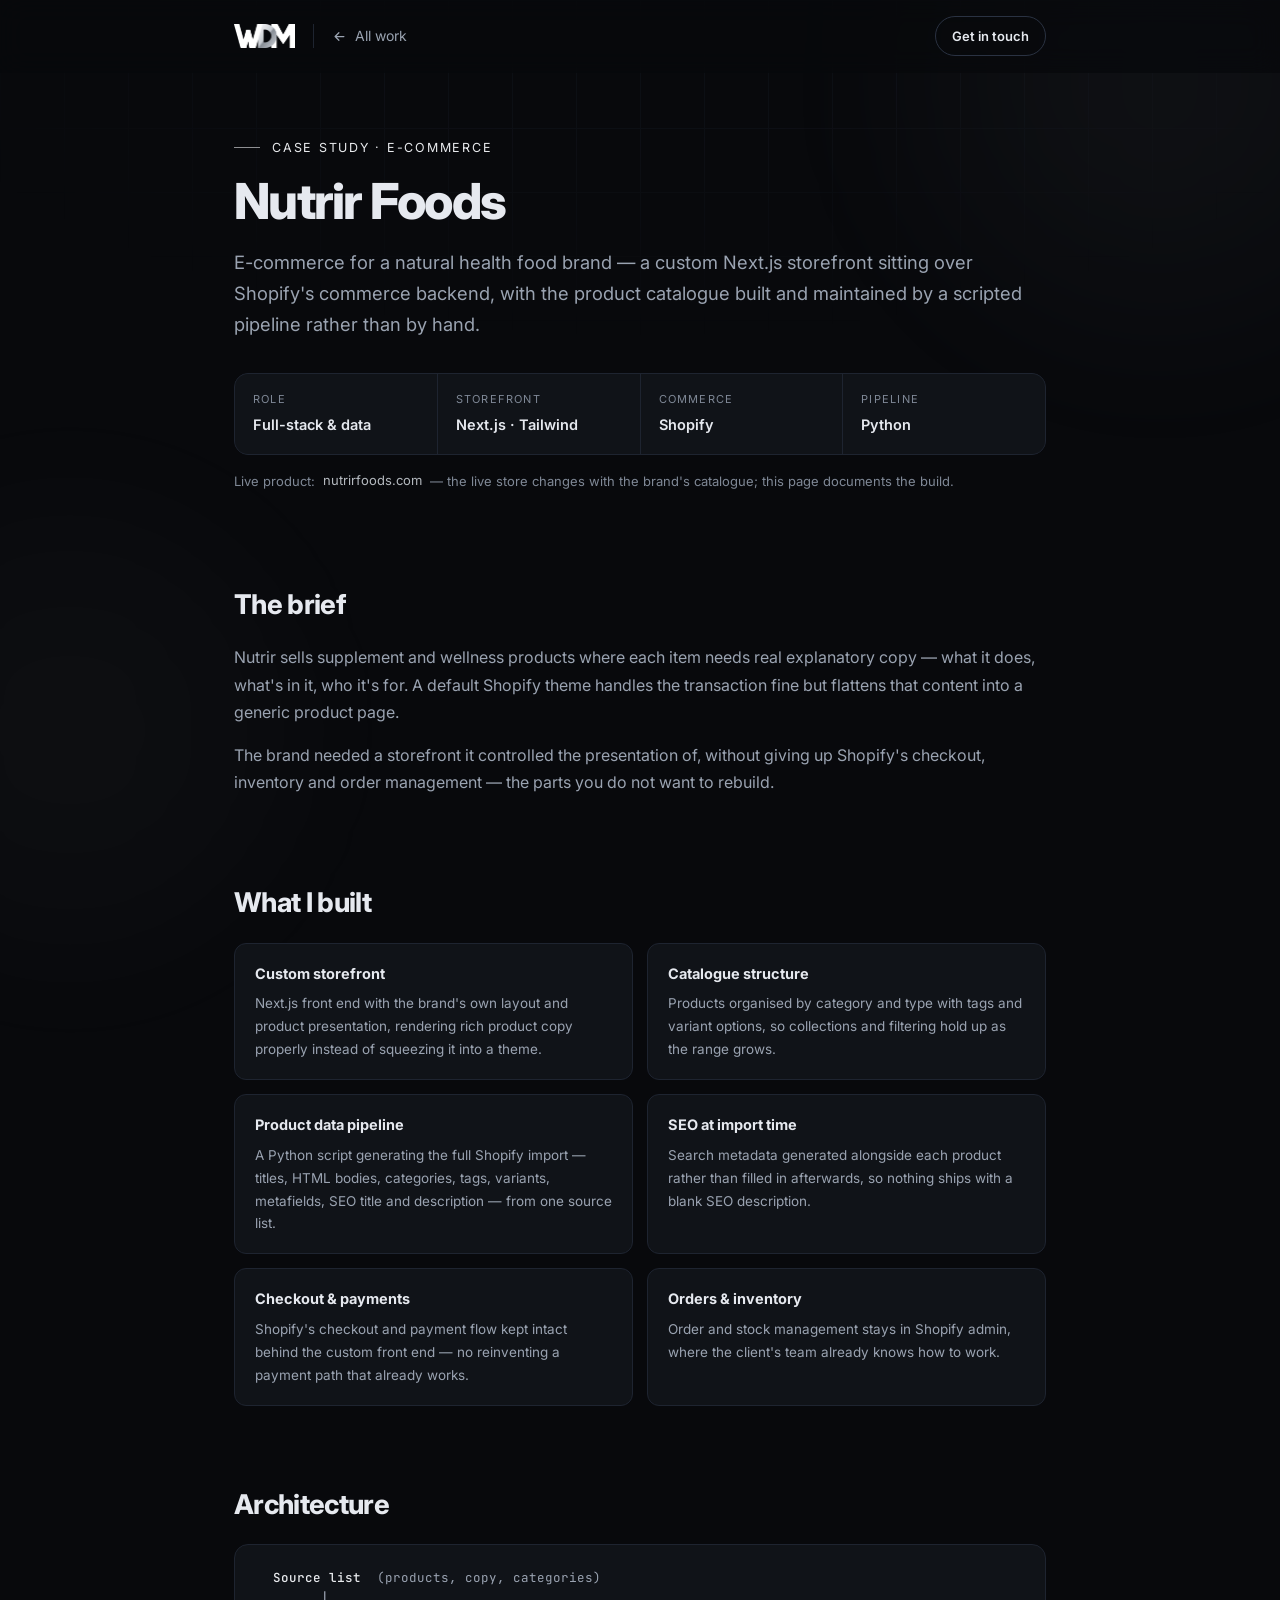
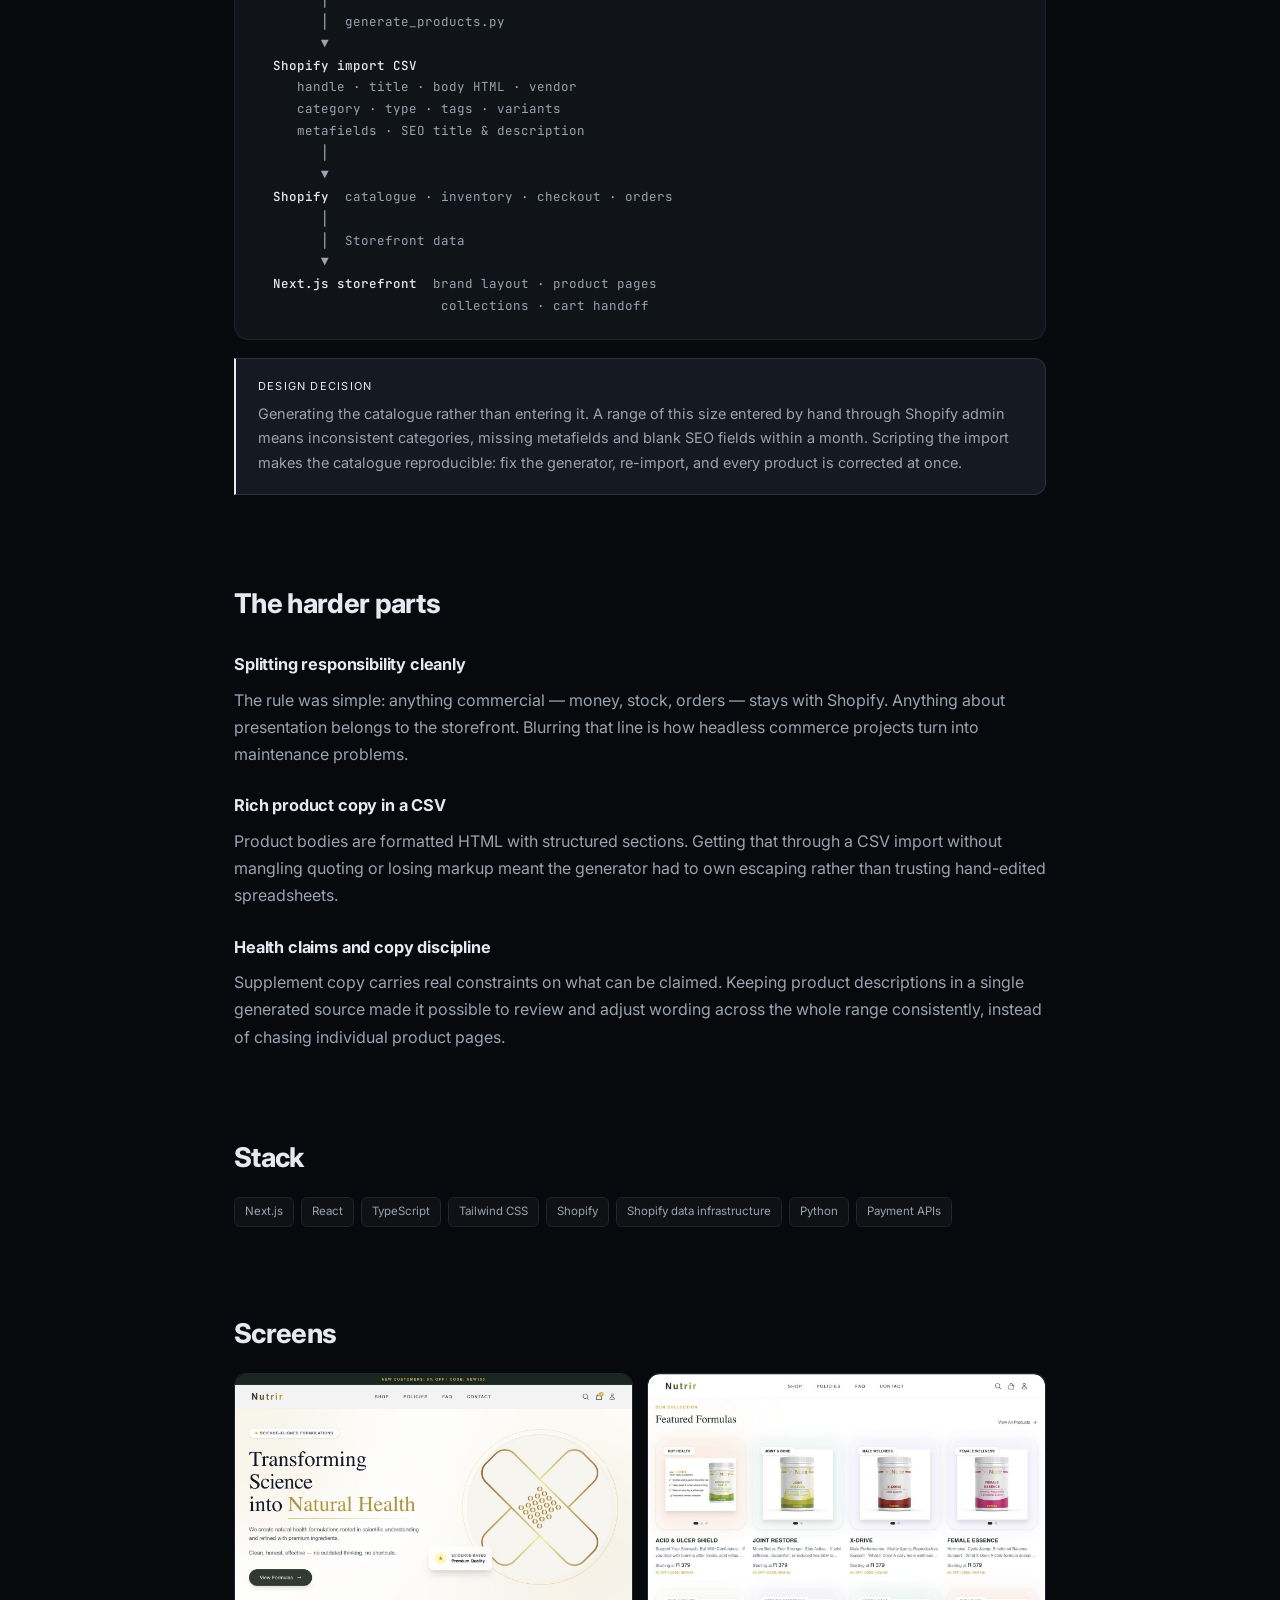
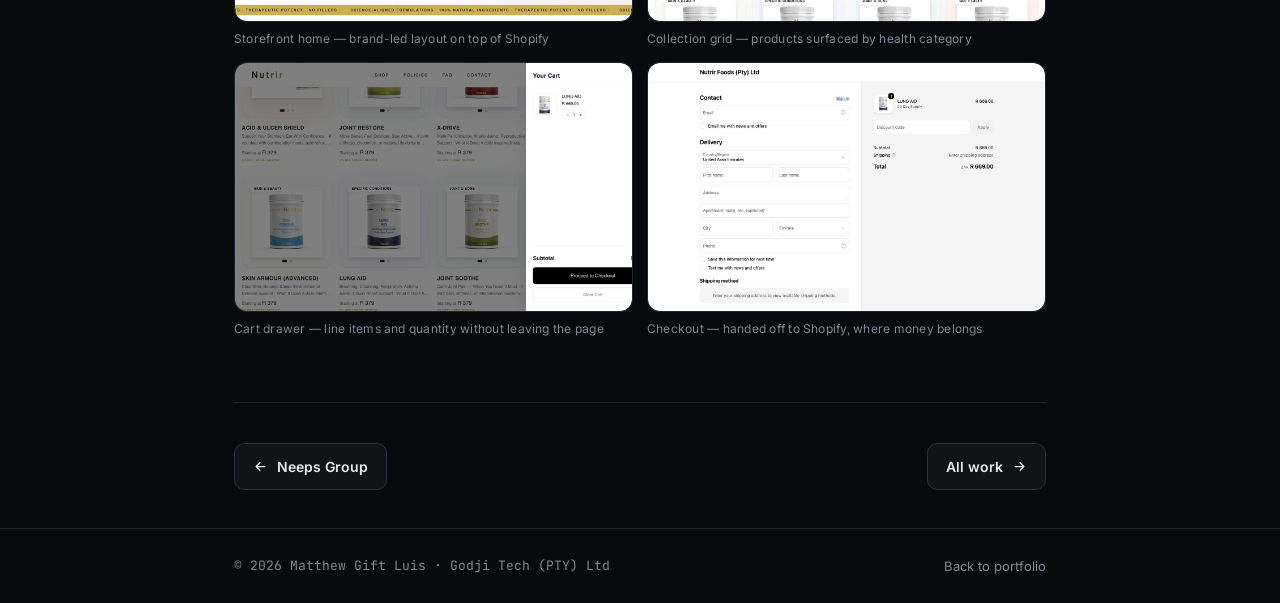
<file: case-studies/nutrir-foods.html>
<!DOCTYPE html>
<html lang="en">
<head>
<meta charset="utf-8">
<meta name="viewport" content="width=device-width, initial-scale=1">
<title>Nutrir Foods — Case Study | Matthew Gift Luis</title>
<meta name="description" content="E-commerce for a natural health food brand: a Next.js storefront over Shopify, with a scripted product pipeline handling catalogue, metafields and SEO at import time.">
<link rel="icon" href="../favicon.ico" sizes="any">
<link rel="icon" type="image/png" sizes="32x32" href="../assets/brand/favicon-32.png">
<link rel="apple-touch-icon" href="../assets/brand/apple-touch-icon.png">
<meta property="og:image" content="https://webdevmatt-dot.github.io/portfolio/assets/brand/og-image.jpg">
<meta property="og:image:width" content="1200">
<meta property="og:image:height" content="630">
<meta name="twitter:card" content="summary_large_image">
<meta name="theme-color" content="#08090c">
<link rel="preconnect" href="https://fonts.googleapis.com">
<link rel="preconnect" href="https://fonts.gstatic.com" crossorigin>
<link href="https://fonts.googleapis.com/css2?family=Inter:wght@400;500;600;700;800&family=JetBrains+Mono:wght@400;500&display=swap" rel="stylesheet">
<link rel="stylesheet" href="../assets/case.css?v=3">
</head>
<body>

<div class="bg-grid"></div>
<div class="bg-orb orb-a"></div>
<div class="bg-orb orb-b"></div>

<header id="hdr">
  <nav>
    <div class="nav-left">
      <a href="../index.html" class="home-mark" aria-label="webDevMatt home"><img src="../assets/brand/wdm-mark.png" alt="WDM" width="245" height="96"></a>
      <a href="../index.html#work" class="back">
      <svg viewBox="0 0 24 24" fill="none" stroke="currentColor" stroke-width="2" stroke-linecap="round" stroke-linejoin="round"><path d="M19 12H5M11 18l-6-6 6-6"/></svg>
      All work
    </a>
    </div>
    <a href="../index.html#contact" class="nav-cta">Get in touch</a>
  </nav>
</header>

<main>
  <section class="cs-hero">
    <div class="wrap">
      <div class="eyebrow reveal">Case study · E-commerce</div>
      <h1 class="reveal">Nutrir Foods</h1>
      <p class="tagline reveal">
        E-commerce for a natural health food brand — a custom Next.js storefront sitting over Shopify's
        commerce backend, with the product catalogue built and maintained by a scripted pipeline rather
        than by hand.
      </p>

      <dl class="meta reveal">
        <div><dt>Role</dt><dd>Full-stack &amp; data</dd></div>
        <div><dt>Storefront</dt><dd>Next.js · Tailwind</dd></div>
        <div><dt>Commerce</dt><dd>Shopify</dd></div>
        <div><dt>Pipeline</dt><dd>Python</dd></div>
      </dl>
      <p class="live-note reveal">
        <span>Live product:</span>
        <a href="https://www.nutrirfoods.com/" target="_blank" rel="noopener">nutrirfoods.com</a>
        <span>— the live store changes with the brand's catalogue; this page documents the build.</span>
      </p>
    </div>
  </section>

  <section class="reveal">
    <div class="wrap">
      <h2>The brief</h2>
      <p>
        Nutrir sells supplement and wellness products where each item needs real explanatory copy —
        what it does, what's in it, who it's for. A default Shopify theme handles the transaction fine
        but flattens that content into a generic product page.
      </p>
      <p>
        The brand needed a storefront it controlled the presentation of, without giving up Shopify's
        checkout, inventory and order management — the parts you do not want to rebuild.
      </p>
    </div>
  </section>

  <section class="reveal">
    <div class="wrap">
      <h2>What I built</h2>
      <div class="features">
        <div class="feature">
          <h4>Custom storefront</h4>
          <p>Next.js front end with the brand's own layout and product presentation, rendering rich product copy properly instead of squeezing it into a theme.</p>
        </div>
        <div class="feature">
          <h4>Catalogue structure</h4>
          <p>Products organised by category and type with tags and variant options, so collections and filtering hold up as the range grows.</p>
        </div>
        <div class="feature">
          <h4>Product data pipeline</h4>
          <p>A Python script generating the full Shopify import — titles, HTML bodies, categories, tags, variants, metafields, SEO title and description — from one source list.</p>
        </div>
        <div class="feature">
          <h4>SEO at import time</h4>
          <p>Search metadata generated alongside each product rather than filled in afterwards, so nothing ships with a blank SEO description.</p>
        </div>
        <div class="feature">
          <h4>Checkout &amp; payments</h4>
          <p>Shopify's checkout and payment flow kept intact behind the custom front end — no reinventing a payment path that already works.</p>
        </div>
        <div class="feature">
          <h4>Orders &amp; inventory</h4>
          <p>Order and stock management stays in Shopify admin, where the client's team already knows how to work.</p>
        </div>
      </div>
    </div>
  </section>

  <section class="reveal">
    <div class="wrap">
      <h2>Architecture</h2>
      <div class="arch">
<pre>  <b>Source list</b>  (products, copy, categories)
        │
        │  generate_products.py
        ▼
  <b>Shopify import CSV</b>
     handle · title · body HTML · vendor
     category · type · tags · variants
     metafields · SEO title &amp; description
        │
        ▼
  <b>Shopify</b>  catalogue · inventory · checkout · orders
        │
        │  Storefront data
        ▼
  <b>Next.js storefront</b>  brand layout · product pages
                       collections · cart handoff</pre>
      </div>
      <div class="callout">
        <span class="k">Design decision</span>
        <p>
          Generating the catalogue rather than entering it. A range of this size entered by hand through
          Shopify admin means inconsistent categories, missing metafields and blank SEO fields within a
          month. Scripting the import makes the catalogue reproducible: fix the generator, re-import,
          and every product is corrected at once.
        </p>
      </div>
    </div>
  </section>

  <section class="reveal">
    <div class="wrap">
      <h2>The harder parts</h2>

      <h3>Splitting responsibility cleanly</h3>
      <p>
        The rule was simple: anything commercial — money, stock, orders — stays with Shopify. Anything
        about presentation belongs to the storefront. Blurring that line is how headless commerce
        projects turn into maintenance problems.
      </p>

      <h3>Rich product copy in a CSV</h3>
      <p>
        Product bodies are formatted HTML with structured sections. Getting that through a CSV import
        without mangling quoting or losing markup meant the generator had to own escaping rather than
        trusting hand-edited spreadsheets.
      </p>

      <h3>Health claims and copy discipline</h3>
      <p>
        Supplement copy carries real constraints on what can be claimed. Keeping product descriptions in
        a single generated source made it possible to review and adjust wording across the whole range
        consistently, instead of chasing individual product pages.
      </p>
    </div>
  </section>

  <section class="reveal">
    <div class="wrap">
      <h2>Stack</h2>
      <div class="tags">
        <span class="tag">Next.js</span><span class="tag">React</span><span class="tag">TypeScript</span>
        <span class="tag">Tailwind CSS</span><span class="tag">Shopify</span>
        <span class="tag">Shopify data infrastructure</span><span class="tag">Python</span>
        <span class="tag">Payment APIs</span>
      </div>
    </div>
  </section>

  <section class="reveal">
    <div class="wrap">
      <h2>Screens</h2>
      <div class="shots">
        <figure class="shot-item">
          <div class="shot filled"><img src="../assets/shots/nutrir-home.jpg" alt="Nutrir storefront homepage" loading="lazy" width="1600" height="875"></div>
          <figcaption>Storefront home — brand-led layout on top of Shopify</figcaption>
        </figure>
        <figure class="shot-item">
          <div class="shot filled"><img src="../assets/shots/nutrir-collection.jpg" alt="Featured Formulas grid with category tags" loading="lazy" width="1600" height="876"></div>
          <figcaption>Collection grid — products surfaced by health category</figcaption>
        </figure>
        <figure class="shot-item">
          <div class="shot filled"><img src="../assets/shots/nutrir-cart.jpg" alt="Slide-out cart drawer" loading="lazy" width="1600" height="875"></div>
          <figcaption>Cart drawer — line items and quantity without leaving the page</figcaption>
        </figure>
        <figure class="shot-item">
          <div class="shot filled"><img src="../assets/shots/nutrir-checkout.jpg" alt="Shopify checkout" loading="lazy" width="1600" height="873"></div>
          <figcaption>Checkout — handed off to Shopify, where money belongs</figcaption>
        </figure>
      </div>
    </div>
  </section>

  <div class="wrap">
    <div class="cs-nav">
      <a href="neeps-group.html">
        <svg viewBox="0 0 24 24" fill="none" stroke="currentColor" stroke-width="2" stroke-linecap="round" stroke-linejoin="round"><path d="M19 12H5M11 18l-6-6 6-6"/></svg>
        Neeps Group
      </a>
      <a href="../index.html#work">
        All work
        <svg viewBox="0 0 24 24" fill="none" stroke="currentColor" stroke-width="2" stroke-linecap="round" stroke-linejoin="round"><path d="M5 12h14M13 6l6 6-6 6"/></svg>
      </a>
    </div>
  </div>
</main>

<footer>
  <div class="wrap foot">
    <span class="mono">© <span id="yr">2026</span> Matthew Gift Luis · Godji Tech (PTY) Ltd</span>
    <span><a href="../index.html">Back to portfolio</a></span>
  </div>
</footer>

<script src="../assets/case.js?v=3"></script>
<script src="../assets/pf.js?v=1" data-root="../" defer></script>
</body>
</html>
</file>
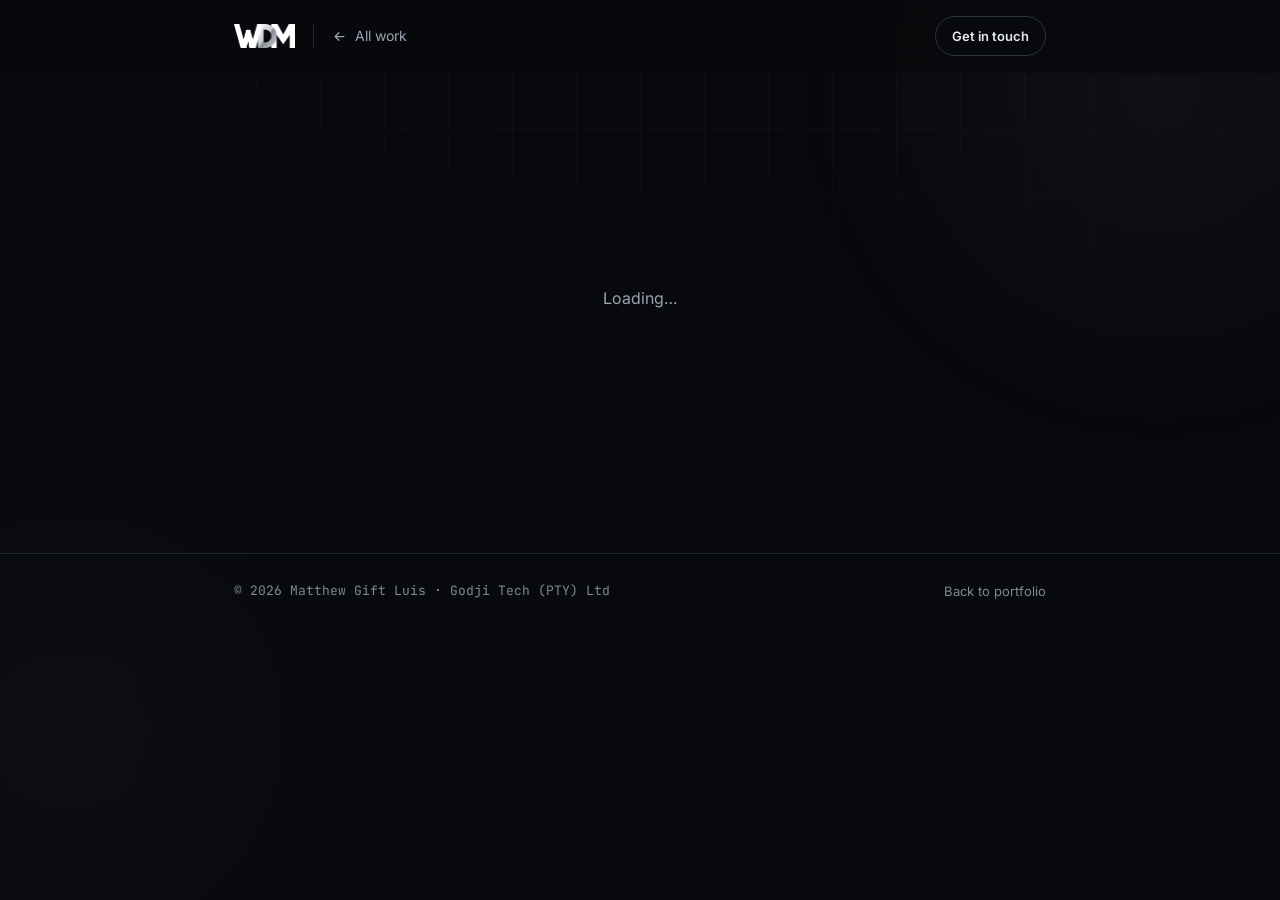
<file: case-studies/project.html>
<!DOCTYPE html>
<html lang="en">
<head>
<meta charset="utf-8">
<meta name="viewport" content="width=device-width, initial-scale=1">
<title>Case Study | Matthew Gift Luis</title>
<meta name="description" content="A project by Matthew Gift Luis, full-stack software engineer.">
<link rel="icon" href="../favicon.ico" sizes="any">
<link rel="icon" type="image/png" sizes="32x32" href="../assets/brand/favicon-32.png">
<link rel="apple-touch-icon" href="../assets/brand/apple-touch-icon.png">
<meta property="og:image" content="https://webdevmatt-dot.github.io/portfolio/assets/brand/og-image.jpg">
<meta name="twitter:card" content="summary_large_image">
<meta name="theme-color" content="#08090c">
<link rel="preconnect" href="https://fonts.googleapis.com">
<link rel="preconnect" href="https://fonts.gstatic.com" crossorigin>
<link href="https://fonts.googleapis.com/css2?family=Inter:wght@400;500;600;700;800&family=JetBrains+Mono:wght@400;500&display=swap" rel="stylesheet">
<link rel="stylesheet" href="../assets/case.css?v=3">
<style>
  .pf-loading{min-height:50vh;display:flex;align-items:center;justify-content:center;color:var(--muted)}
  .pf-links{display:flex;flex-wrap:wrap;gap:10px;margin-top:6px}
  .pf-links a{display:inline-flex;align-items:center;gap:6px;padding:8px 14px;border-radius:99px;border:1px solid var(--line-2);font-size:14px}
  .pf-links a:hover{border-color:var(--accent)}
  .shots.phones{grid-template-columns:repeat(auto-fit,minmax(180px,1fr))}
</style>
</head>
<body>

<div class="bg-grid"></div>
<div class="bg-orb orb-a"></div>
<div class="bg-orb orb-b"></div>

<header id="hdr">
  <nav>
    <div class="nav-left">
      <a href="../index.html" class="home-mark" aria-label="webDevMatt home"><img src="../assets/brand/wdm-mark.png" alt="WDM" width="245" height="96"></a>
      <a href="../index.html#work" class="back">
        <svg viewBox="0 0 24 24" fill="none" stroke="currentColor" stroke-width="2" stroke-linecap="round" stroke-linejoin="round"><path d="M19 12H5M11 18l-6-6 6-6"/></svg>
        All work
      </a>
    </div>
    <a href="../index.html#contact" class="nav-cta">Get in touch</a>
  </nav>
</header>

<main id="pf-main">
  <div class="pf-loading" role="status">Loading…</div>
</main>

<footer>
  <div class="wrap foot">
    <span class="mono">© <span id="yr">2026</span> Matthew Gift Luis · Godji Tech (PTY) Ltd</span>
    <span><a href="../index.html">Back to portfolio</a></span>
  </div>
</footer>

<script>
  // Projects added in Godji Command get this page: case-studies/project.html?p=<slug>
  window.pfProject = function (data) {
    var slug = new URLSearchParams(location.search).get('p');
    var p = (data.projects || []).filter(function (x) { return x.slug === slug; })[0];
    var main = document.getElementById('pf-main');
    function esc(s) { return String(s == null ? '' : s).replace(/[&<>"']/g, function (c) { return { '&': '&amp;', '<': '&lt;', '>': '&gt;', '"': '&quot;', "'": '&#39;' }[c]; }); }
    function md(s) { return esc(s).replace(/\*\*(.+?)\*\*/g, '<strong>$1</strong>'); }
    function abs(u) { return /^https?:/.test(u) ? u : '../' + String(u).replace(/^\/+/, ''); }
    if (!p) {
      main.innerHTML = '<section class="cs-hero"><div class="wrap"><h1>Project not found</h1><p class="tagline">It may have been archived. <a href="../index.html#work">See all work</a>.</p></div></section>';
      return;
    }
    document.title = p.title + ' — Case Study | Matthew Gift Luis';
    var desc = document.querySelector('meta[name="description"]');
    if (desc) desc.setAttribute('content', p.summary.slice(0, 155));

    // Write-up: blank line = paragraph, "## " = new section heading.
    var sections = [], cur = { h: 'Overview', body: [] };
    String(p.body || '').split(/\n\s*\n/).forEach(function (block) {
      block = block.trim();
      if (!block) return;
      var m = block.match(/^##\s+(.+)$/m);
      if (m && block.indexOf('##') === 0) {
        if (cur.body.length) sections.push(cur);
        cur = { h: m[1], body: [] };
        var rest = block.replace(/^##\s+.+\n?/, '').trim();
        if (rest) cur.body.push(rest);
      } else cur.body.push(block);
    });
    if (cur.body.length) sections.push(cur);

    var out = '<section class="cs-hero"><div class="wrap">' +
      '<div class="eyebrow">Case study' + (p.type_label ? ' · ' + esc(p.type_label) : '') + '</div>' +
      '<h1>' + esc(p.title) + '</h1><p class="tagline">' + md(p.summary) + '</p>' +
      (p.metric ? '<p class="live-note"><span>' + esc(p.metric) + '</span></p>' : '') +
      ((p.links || []).length ? '<div class="pf-links">' + p.links.map(function (l) { return '<a href="' + esc(l.href) + '" target="_blank" rel="noopener">' + esc(l.label) + ' ↗</a>'; }).join('') + '</div>' : '') +
      '</div></section>';
    sections.forEach(function (sec) {
      out += '<section><div class="wrap"><h2>' + esc(sec.h) + '</h2>' + sec.body.map(function (b) { return '<p>' + md(b).replace(/\n/g, '<br>') + '</p>'; }).join('') + '</div></section>';
    });
    if ((p.shots || []).length) {
      out += '<section><div class="wrap"><h2>Screens</h2><div class="shots' + (p.phones ? ' phones' : '') + '">' + p.shots.map(function (s, i) {
        return '<figure class="shot-item"><div class="shot filled"><a href="' + esc(abs(s)) + '" target="_blank" rel="noopener"><img src="' + esc(abs(s)) + '" alt="' + esc(p.title) + ' screen ' + (i + 1) + '" loading="lazy"></a></div></figure>';
      }).join('') + '</div></div></section>';
    }
    if ((p.tags || []).length) out += '<section><div class="wrap"><h2>Stack</h2><div class="tags">' + p.tags.map(function (t) { return '<span class="tag">' + esc(t) + '</span>'; }).join('') + '</div></div></section>';
    out += '<div class="wrap"><div class="cs-nav"><a href="../index.html#work">← All work</a><a href="../index.html#contact">Get in touch →</a></div></div>';
    main.innerHTML = out;
  };
  // If the feed can't load, don't leave "Loading…" forever.
  setTimeout(function () {
    var l = document.querySelector('.pf-loading');
    if (l) l.innerHTML = 'Couldn\'t load this project. <a href="../index.html#work" style="margin-left:6px;text-decoration:underline">See all work</a>';
  }, 8000);
</script>
<script src="../assets/case.js?v=3"></script>
<script src="../assets/pf.js?v=1" data-root="../" defer></script>
</body>
</html>
</file>
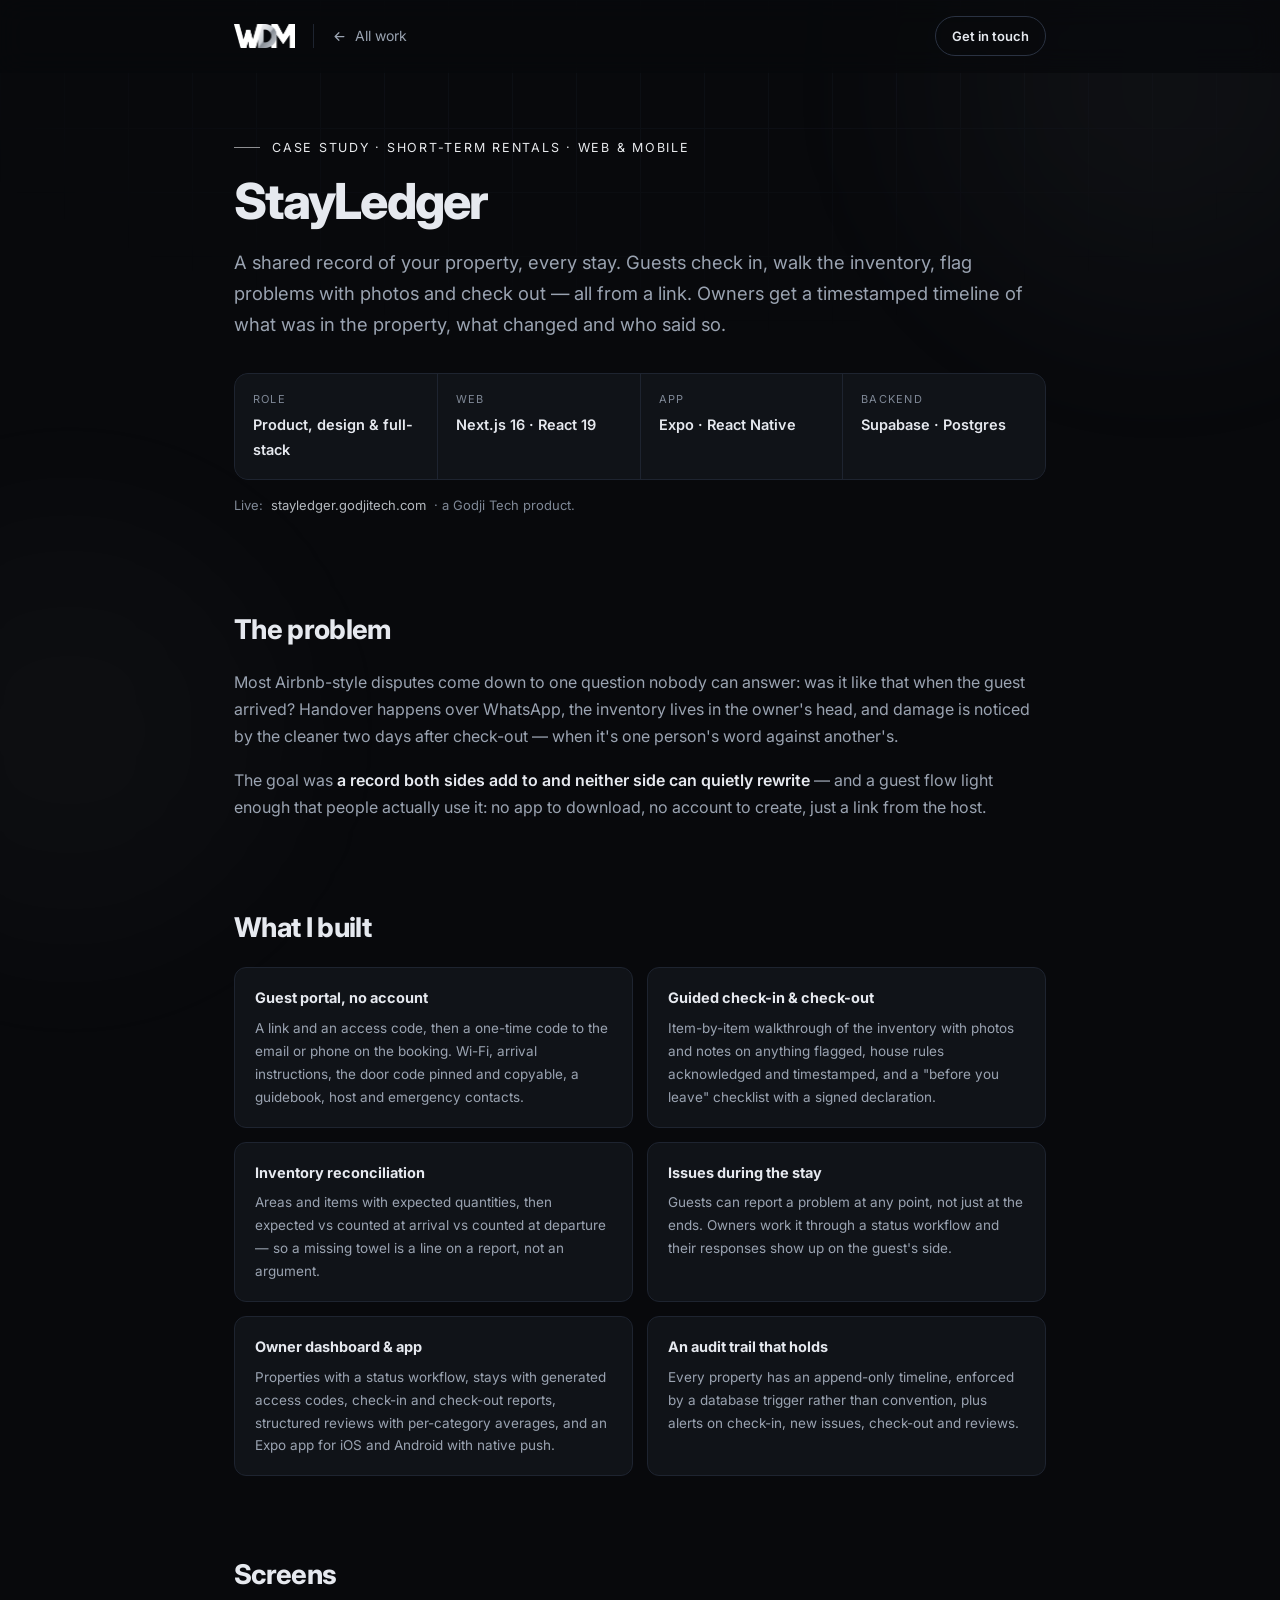
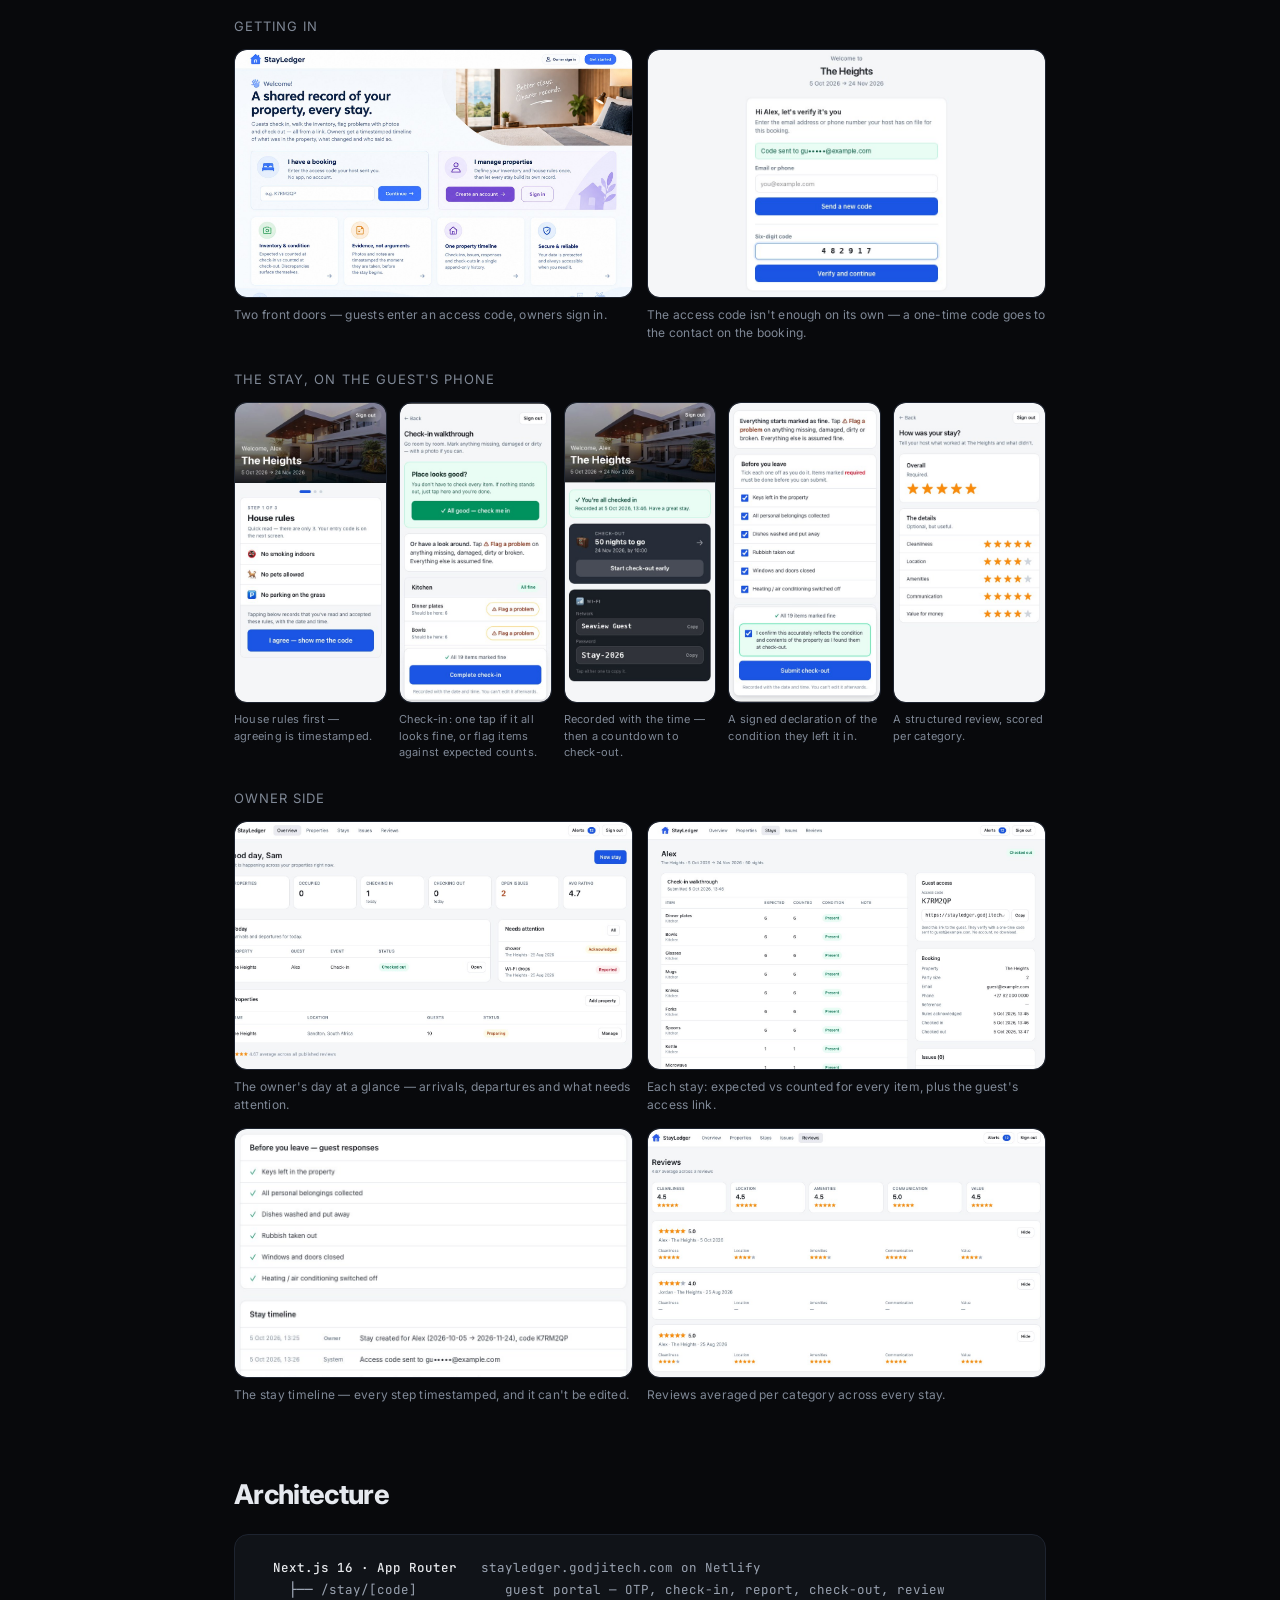
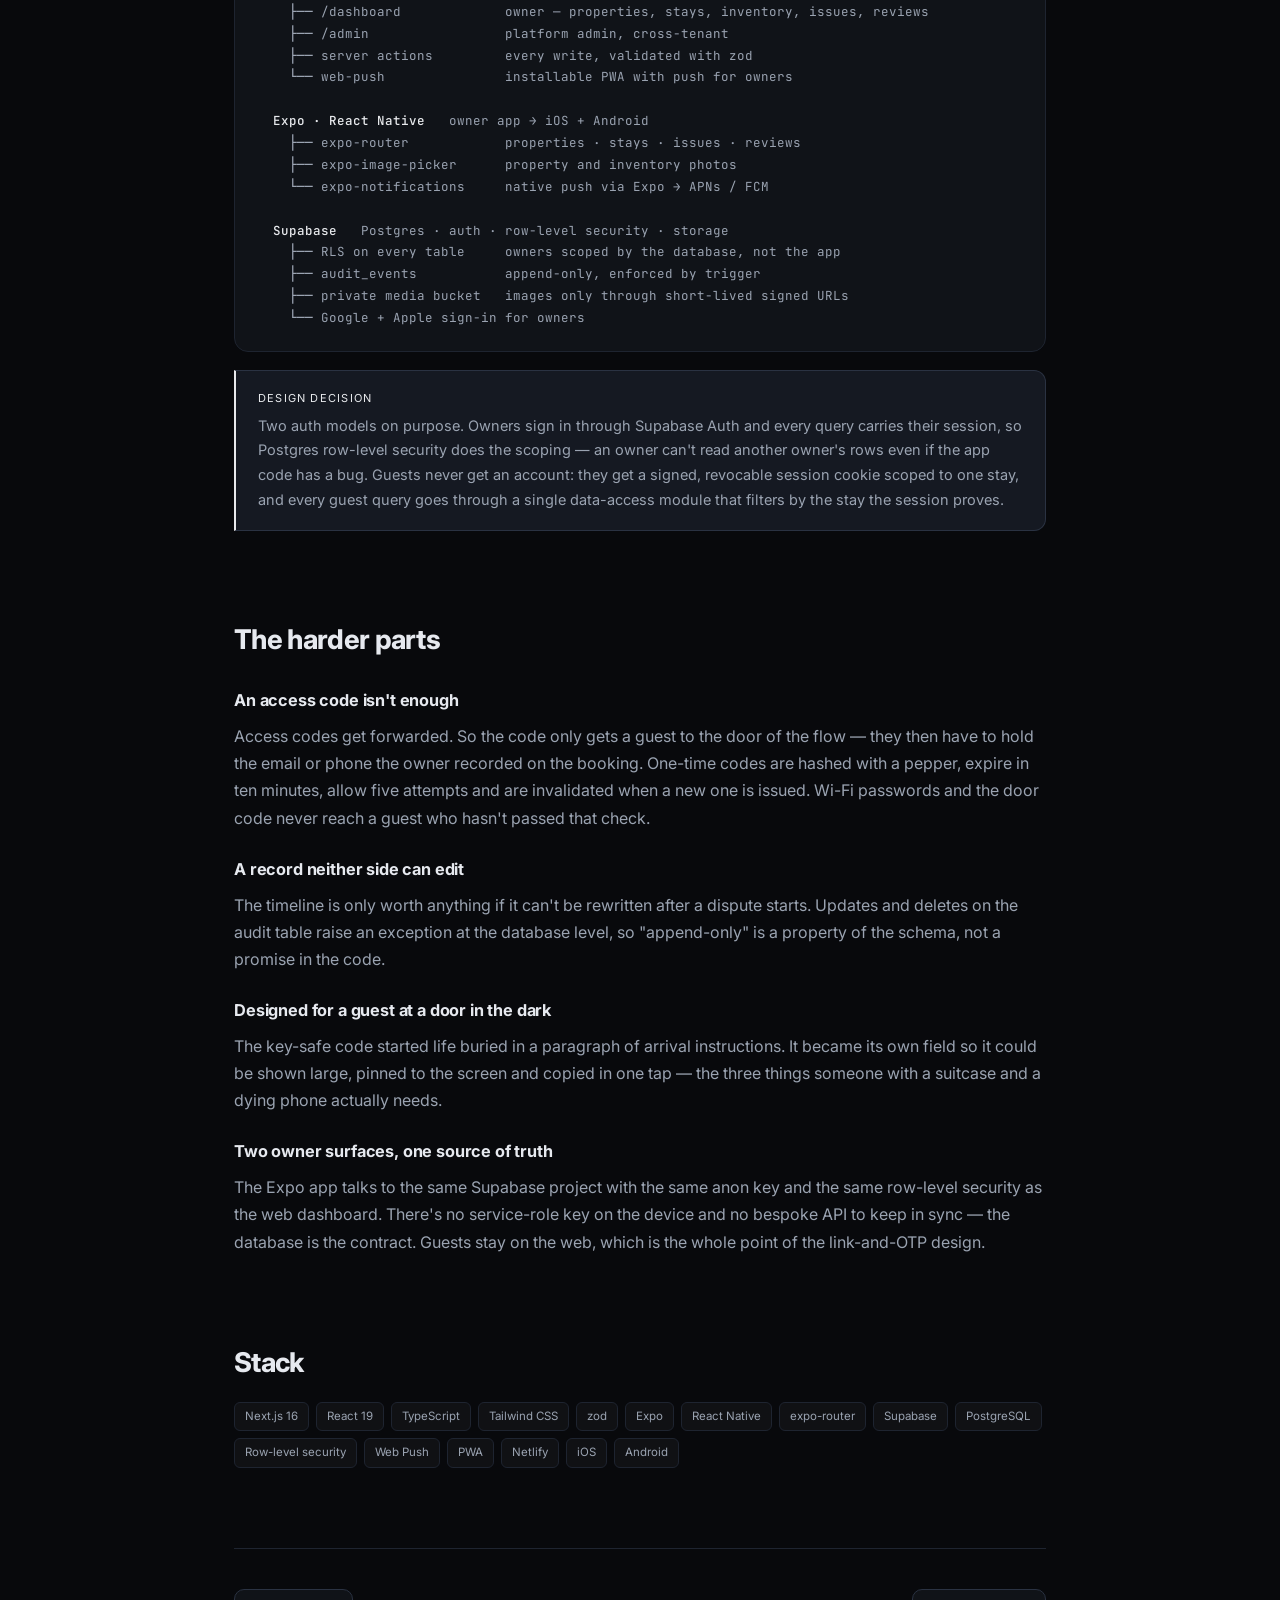
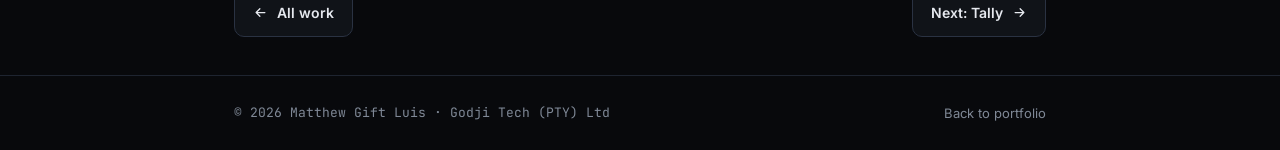
<file: case-studies/stayledger.html>
<!DOCTYPE html>
<html lang="en">
<head>
<meta charset="utf-8">
<meta name="viewport" content="width=device-width, initial-scale=1">
<title>StayLedger — Case Study | Matthew Gift Luis</title>
<meta name="description" content="A property handover, inventory and guest-experience platform for short-term rentals — a link-and-OTP guest portal, an owner dashboard and an Expo owner app on one Supabase backend.">
<link rel="icon" href="../favicon.ico" sizes="any">
<link rel="icon" type="image/png" sizes="32x32" href="../assets/brand/favicon-32.png">
<link rel="apple-touch-icon" href="../assets/brand/apple-touch-icon.png">
<meta property="og:image" content="https://webdevmatt-dot.github.io/portfolio/assets/brand/og-image.jpg">
<meta property="og:image:width" content="1200">
<meta property="og:image:height" content="630">
<meta name="twitter:card" content="summary_large_image">
<meta name="theme-color" content="#08090c">
<link rel="preconnect" href="https://fonts.googleapis.com">
<link rel="preconnect" href="https://fonts.gstatic.com" crossorigin>
<link href="https://fonts.googleapis.com/css2?family=Inter:wght@400;500;600;700;800&family=JetBrains+Mono:wght@400;500&display=swap" rel="stylesheet">
<link rel="stylesheet" href="../assets/case.css?v=3">
</head>
<body>

<div class="bg-grid"></div>
<div class="bg-orb orb-a"></div>
<div class="bg-orb orb-b"></div>

<header id="hdr">
  <nav>
    <div class="nav-left">
      <a href="../index.html" class="home-mark" aria-label="webDevMatt home"><img src="../assets/brand/wdm-mark.png" alt="WDM" width="245" height="96"></a>
      <a href="../index.html#work" class="back">
      <svg viewBox="0 0 24 24" fill="none" stroke="currentColor" stroke-width="2" stroke-linecap="round" stroke-linejoin="round"><path d="M19 12H5M11 18l-6-6 6-6"/></svg>
      All work
    </a>
    </div>
    <a href="../index.html#contact" class="nav-cta">Get in touch</a>
  </nav>
</header>

<main>
  <section class="cs-hero">
    <div class="wrap">
      <div class="eyebrow reveal">Case study · Short-term rentals · Web &amp; mobile</div>
      <h1 class="reveal">StayLedger</h1>
      <p class="tagline reveal">
        A shared record of your property, every stay. Guests check in, walk the inventory, flag
        problems with photos and check out — all from a link. Owners get a timestamped timeline of
        what was in the property, what changed and who said so.
      </p>

      <dl class="meta reveal">
        <div><dt>Role</dt><dd>Product, design &amp; full-stack</dd></div>
        <div><dt>Web</dt><dd>Next.js 16 · React 19</dd></div>
        <div><dt>App</dt><dd>Expo · React Native</dd></div>
        <div><dt>Backend</dt><dd>Supabase · Postgres</dd></div>
      </dl>
      <p class="live-note reveal">
        <span>Live:</span>
        <a href="https://stayledger.godjitech.com/" target="_blank" rel="noopener">stayledger.godjitech.com</a>
        <span>· a Godji Tech product.</span>
      </p>
    </div>
  </section>

  <section class="reveal">
    <div class="wrap">
      <h2>The problem</h2>
      <p>
        Most Airbnb-style disputes come down to one question nobody can answer: was it like that when
        the guest arrived? Handover happens over WhatsApp, the inventory lives in the owner's head, and
        damage is noticed by the cleaner two days after check-out — when it's one person's word against
        another's.
      </p>
      <p>
        The goal was <strong>a record both sides add to and neither side can quietly rewrite</strong> —
        and a guest flow light enough that people actually use it: no app to download, no account to
        create, just a link from the host.
      </p>
    </div>
  </section>

  <section class="reveal">
    <div class="wrap">
      <h2>What I built</h2>
      <div class="features">
        <div class="feature">
          <h4>Guest portal, no account</h4>
          <p>A link and an access code, then a one-time code to the email or phone on the booking. Wi-Fi, arrival instructions, the door code pinned and copyable, a guidebook, host and emergency contacts.</p>
        </div>
        <div class="feature">
          <h4>Guided check-in &amp; check-out</h4>
          <p>Item-by-item walkthrough of the inventory with photos and notes on anything flagged, house rules acknowledged and timestamped, and a "before you leave" checklist with a signed declaration.</p>
        </div>
        <div class="feature">
          <h4>Inventory reconciliation</h4>
          <p>Areas and items with expected quantities, then expected vs counted at arrival vs counted at departure — so a missing towel is a line on a report, not an argument.</p>
        </div>
        <div class="feature">
          <h4>Issues during the stay</h4>
          <p>Guests can report a problem at any point, not just at the ends. Owners work it through a status workflow and their responses show up on the guest's side.</p>
        </div>
        <div class="feature">
          <h4>Owner dashboard &amp; app</h4>
          <p>Properties with a status workflow, stays with generated access codes, check-in and check-out reports, structured reviews with per-category averages, and an Expo app for iOS and Android with native push.</p>
        </div>
        <div class="feature">
          <h4>An audit trail that holds</h4>
          <p>Every property has an append-only timeline, enforced by a database trigger rather than convention, plus alerts on check-in, new issues, check-out and reviews.</p>
        </div>
      </div>
    </div>
  </section>

  <section class="reveal">
    <div class="wrap">
      <h2>Screens</h2>
      <p class="shots-sub">Getting in</p>
      <div class="shots">
        <figure class="shot-item">
          <div class="shot filled"><img src="../assets/shots/sl-landing.jpg" alt="StayLedger landing page: 'A shared record of your property, every stay', with an access-code box for guests and sign-up for owners" loading="lazy" width="1528" height="955"></div>
          <figcaption>Two front doors — guests enter an access code, owners sign in.</figcaption>
        </figure>
        <figure class="shot-item">
          <div class="shot filled"><img src="../assets/shots/sl-otp.jpg" alt="A masked code-sent confirmation and a six-digit code being entered" loading="lazy" width="950" height="594"></div>
          <figcaption>The access code isn't enough on its own — a one-time code goes to the contact on the booking.</figcaption>
        </figure>
      </div>

      <p class="shots-sub">The stay, on the guest's phone</p>
      <div class="shots phone browser">
        <figure class="shot-item">
          <div class="shot filled"><img src="../assets/shots/sl-m-rules.jpg" alt="Step 1 of 3: three house rules and an "I agree — show me the code" button" loading="lazy" width="424" height="836"></div>
          <figcaption>House rules first — agreeing is timestamped.</figcaption>
        </figure>
        <figure class="shot-item">
          <div class="shot filled"><img src="../assets/shots/sl-m-checkin.jpg" alt="Check-in walkthrough with an "All good — check me in" shortcut and per-item "Flag a problem" buttons" loading="lazy" width="424" height="836"></div>
          <figcaption>Check-in: one tap if it all looks fine, or flag items against expected counts.</figcaption>
        </figure>
        <figure class="shot-item">
          <div class="shot filled"><img src="../assets/shots/sl-m-checked-in.jpg" alt=""You're all checked in" with the recorded time and a check-out countdown" loading="lazy" width="424" height="836"></div>
          <figcaption>Recorded with the time — then a countdown to check-out.</figcaption>
        </figure>
        <figure class="shot-item">
          <div class="shot filled"><img src="../assets/shots/sl-m-checkout-done.jpg" alt="All check-out tasks ticked and the condition declaration confirmed" loading="lazy" width="424" height="836"></div>
          <figcaption>A signed declaration of the condition they left it in.</figcaption>
        </figure>
        <figure class="shot-item">
          <div class="shot filled"><img src="../assets/shots/sl-m-review.jpg" alt="Review form with an overall rating and per-category stars" loading="lazy" width="424" height="836"></div>
          <figcaption>A structured review, scored per category.</figcaption>
        </figure>
      </div>

      <p class="shots-sub">Owner side</p>
      <div class="shots">
        <figure class="shot-item">
          <div class="shot filled"><img src="../assets/shots/sl-o-dashboard.jpg" alt="Owner overview: property, occupancy, check-in and open-issue counts, today's arrivals and issues needing attention" loading="lazy" width="1389" height="764"></div>
          <figcaption>The owner's day at a glance — arrivals, departures and what needs attention.</figcaption>
        </figure>
        <figure class="shot-item">
          <div class="shot filled"><img src="../assets/shots/sl-o-stay.jpg" alt="Stay detail: check-in walkthrough with expected and counted quantities per item, guest access code and booking details" loading="lazy" width="1316" height="936"></div>
          <figcaption>Each stay: expected vs counted for every item, plus the guest's access link.</figcaption>
        </figure>
        <figure class="shot-item">
          <div class="shot filled"><img src="../assets/shots/sl-o-timeline.jpg" alt="Guest check-out responses and an append-only stay timeline from creation to review" loading="lazy" width="840" height="790"></div>
          <figcaption>The stay timeline — every step timestamped, and it can't be edited.</figcaption>
        </figure>
        <figure class="shot-item">
          <div class="shot filled"><img src="../assets/shots/sl-o-reviews.jpg" alt="Reviews page with per-category averages and individual guest reviews" loading="lazy" width="1272" height="790"></div>
          <figcaption>Reviews averaged per category across every stay.</figcaption>
        </figure>
      </div>
    </div>
  </section>

  <section class="reveal">
    <div class="wrap">
      <h2>Architecture</h2>
      <div class="arch">
<pre>  <b>Next.js 16 · App Router</b>   stayledger.godjitech.com on Netlify
    ├── /stay/[code]           guest portal — OTP, check-in, report, check-out, review
    ├── /dashboard             owner — properties, stays, inventory, issues, reviews
    ├── /admin                 platform admin, cross-tenant
    ├── server actions         every write, validated with zod
    └── web-push               installable PWA with push for owners

  <b>Expo · React Native</b>   owner app → iOS + Android
    ├── expo-router            properties · stays · issues · reviews
    ├── expo-image-picker      property and inventory photos
    └── expo-notifications     native push via Expo → APNs / FCM

  <b>Supabase</b>   Postgres · auth · row-level security · storage
    ├── RLS on every table     owners scoped by the database, not the app
    ├── audit_events           append-only, enforced by trigger
    ├── private media bucket   images only through short-lived signed URLs
    └── Google + Apple sign-in for owners</pre>
      </div>
      <div class="callout">
        <span class="k">Design decision</span>
        <p>
          Two auth models on purpose. Owners sign in through Supabase Auth and every query carries
          their session, so Postgres row-level security does the scoping — an owner can't read another
          owner's rows even if the app code has a bug. Guests never get an account: they get a signed,
          revocable session cookie scoped to one stay, and every guest query goes through a single
          data-access module that filters by the stay the session proves.
        </p>
      </div>
    </div>
  </section>

  <section class="reveal">
    <div class="wrap">
      <h2>The harder parts</h2>

      <h3>An access code isn't enough</h3>
      <p>
        Access codes get forwarded. So the code only gets a guest to the door of the flow — they then
        have to hold the email or phone the owner recorded on the booking. One-time codes are hashed
        with a pepper, expire in ten minutes, allow five attempts and are invalidated when a new one is
        issued. Wi-Fi passwords and the door code never reach a guest who hasn't passed that check.
      </p>

      <h3>A record neither side can edit</h3>
      <p>
        The timeline is only worth anything if it can't be rewritten after a dispute starts. Updates and
        deletes on the audit table raise an exception at the database level, so "append-only" is a
        property of the schema, not a promise in the code.
      </p>

      <h3>Designed for a guest at a door in the dark</h3>
      <p>
        The key-safe code started life buried in a paragraph of arrival instructions. It became its own
        field so it could be shown large, pinned to the screen and copied in one tap — the three things
        someone with a suitcase and a dying phone actually needs.
      </p>

      <h3>Two owner surfaces, one source of truth</h3>
      <p>
        The Expo app talks to the same Supabase project with the same anon key and the same row-level
        security as the web dashboard. There's no service-role key on the device and no bespoke API to
        keep in sync — the database is the contract. Guests stay on the web, which is the whole point of
        the link-and-OTP design.
      </p>
    </div>
  </section>

  <section class="reveal">
    <div class="wrap">
      <h2>Stack</h2>
      <div class="tags">
        <span class="tag">Next.js 16</span><span class="tag">React 19</span><span class="tag">TypeScript</span>
        <span class="tag">Tailwind CSS</span><span class="tag">zod</span><span class="tag">Expo</span>
        <span class="tag">React Native</span><span class="tag">expo-router</span><span class="tag">Supabase</span>
        <span class="tag">PostgreSQL</span><span class="tag">Row-level security</span><span class="tag">Web Push</span>
        <span class="tag">PWA</span><span class="tag">Netlify</span><span class="tag">iOS</span><span class="tag">Android</span>
      </div>
    </div>
  </section>

  <div class="wrap">
    <div class="cs-nav">
      <a href="../index.html#work">
        <svg viewBox="0 0 24 24" fill="none" stroke="currentColor" stroke-width="2" stroke-linecap="round" stroke-linejoin="round"><path d="M19 12H5M11 18l-6-6 6-6"/></svg>
        All work
      </a>
      <a href="tally.html">
        Next: Tally
        <svg viewBox="0 0 24 24" fill="none" stroke="currentColor" stroke-width="2" stroke-linecap="round" stroke-linejoin="round"><path d="M5 12h14M13 6l6 6-6 6"/></svg>
      </a>
    </div>
  </div>
</main>

<footer>
  <div class="wrap foot">
    <span class="mono">© <span id="yr">2026</span> Matthew Gift Luis · Godji Tech (PTY) Ltd</span>
    <span><a href="../index.html">Back to portfolio</a></span>
  </div>
</footer>

<script src="../assets/case.js?v=3"></script>
<script src="../assets/pf.js?v=1" data-root="../" defer></script>
</body>
</html>
</file>
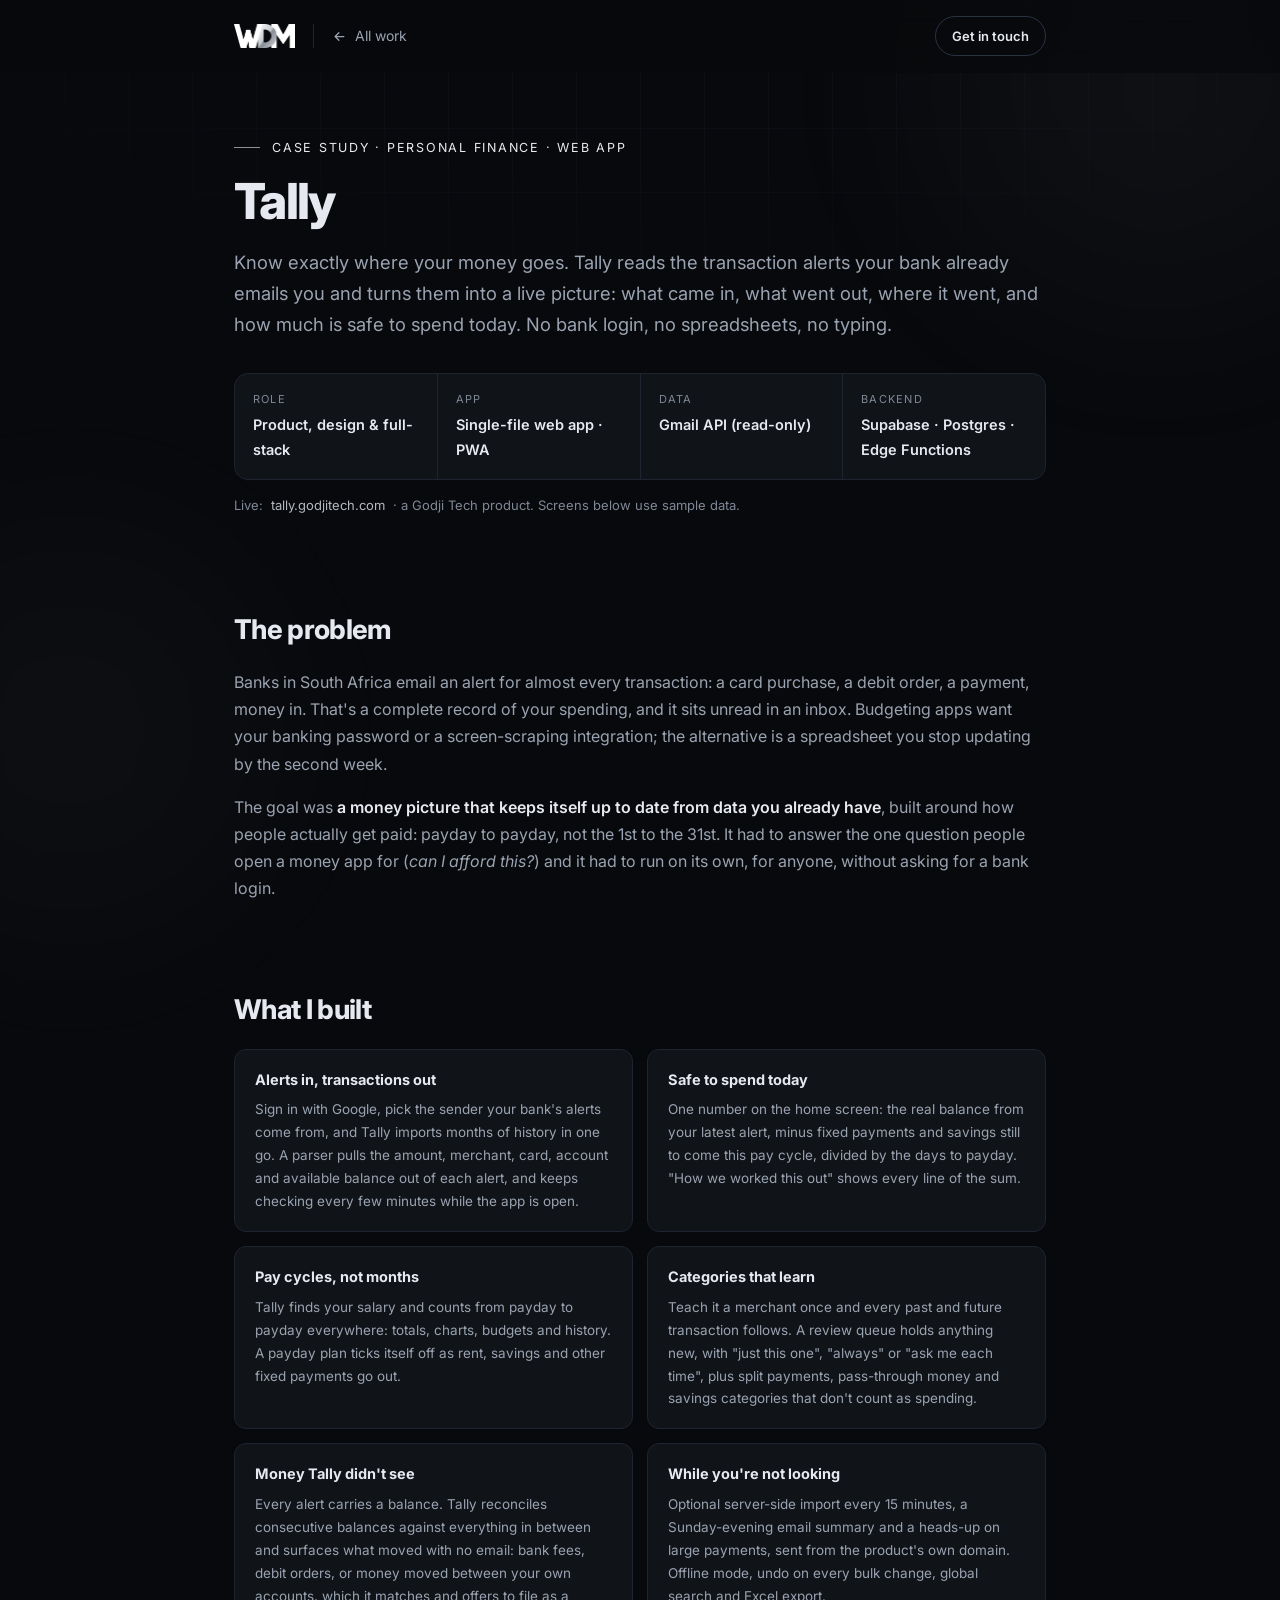
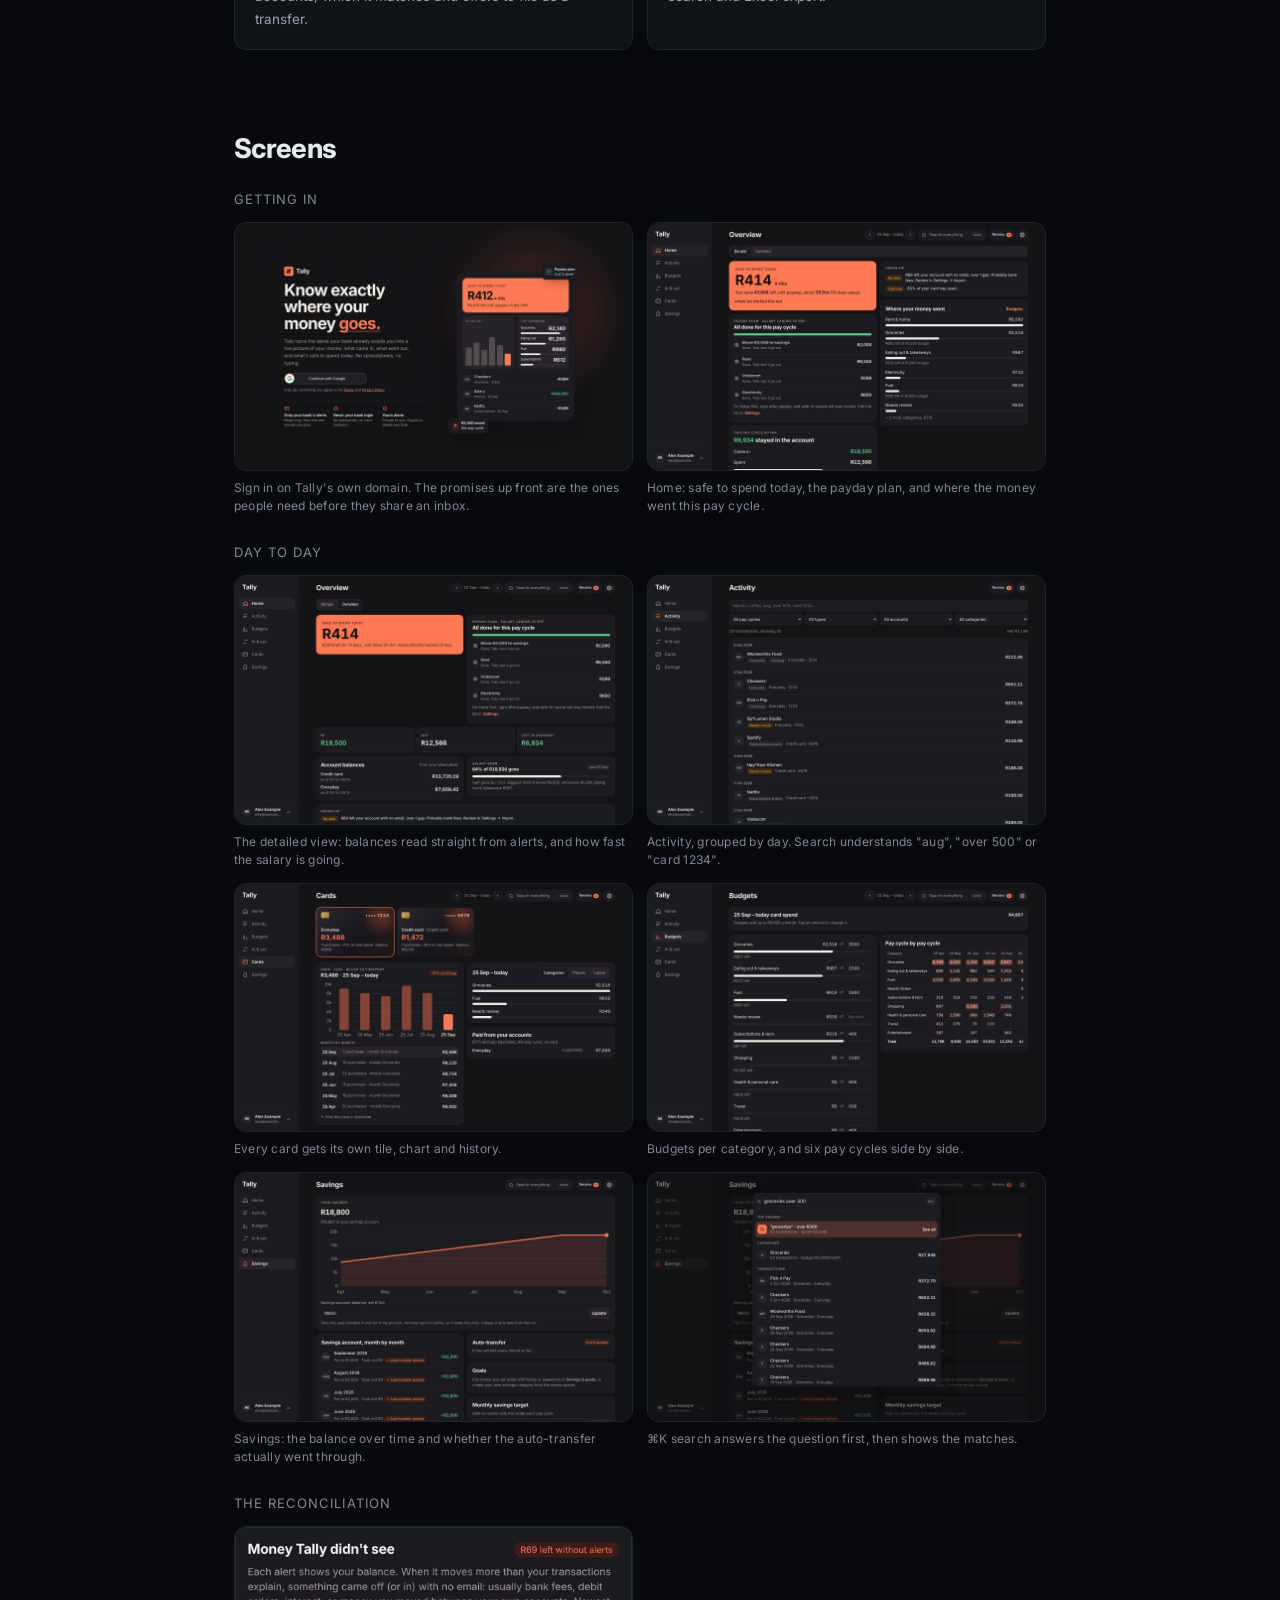
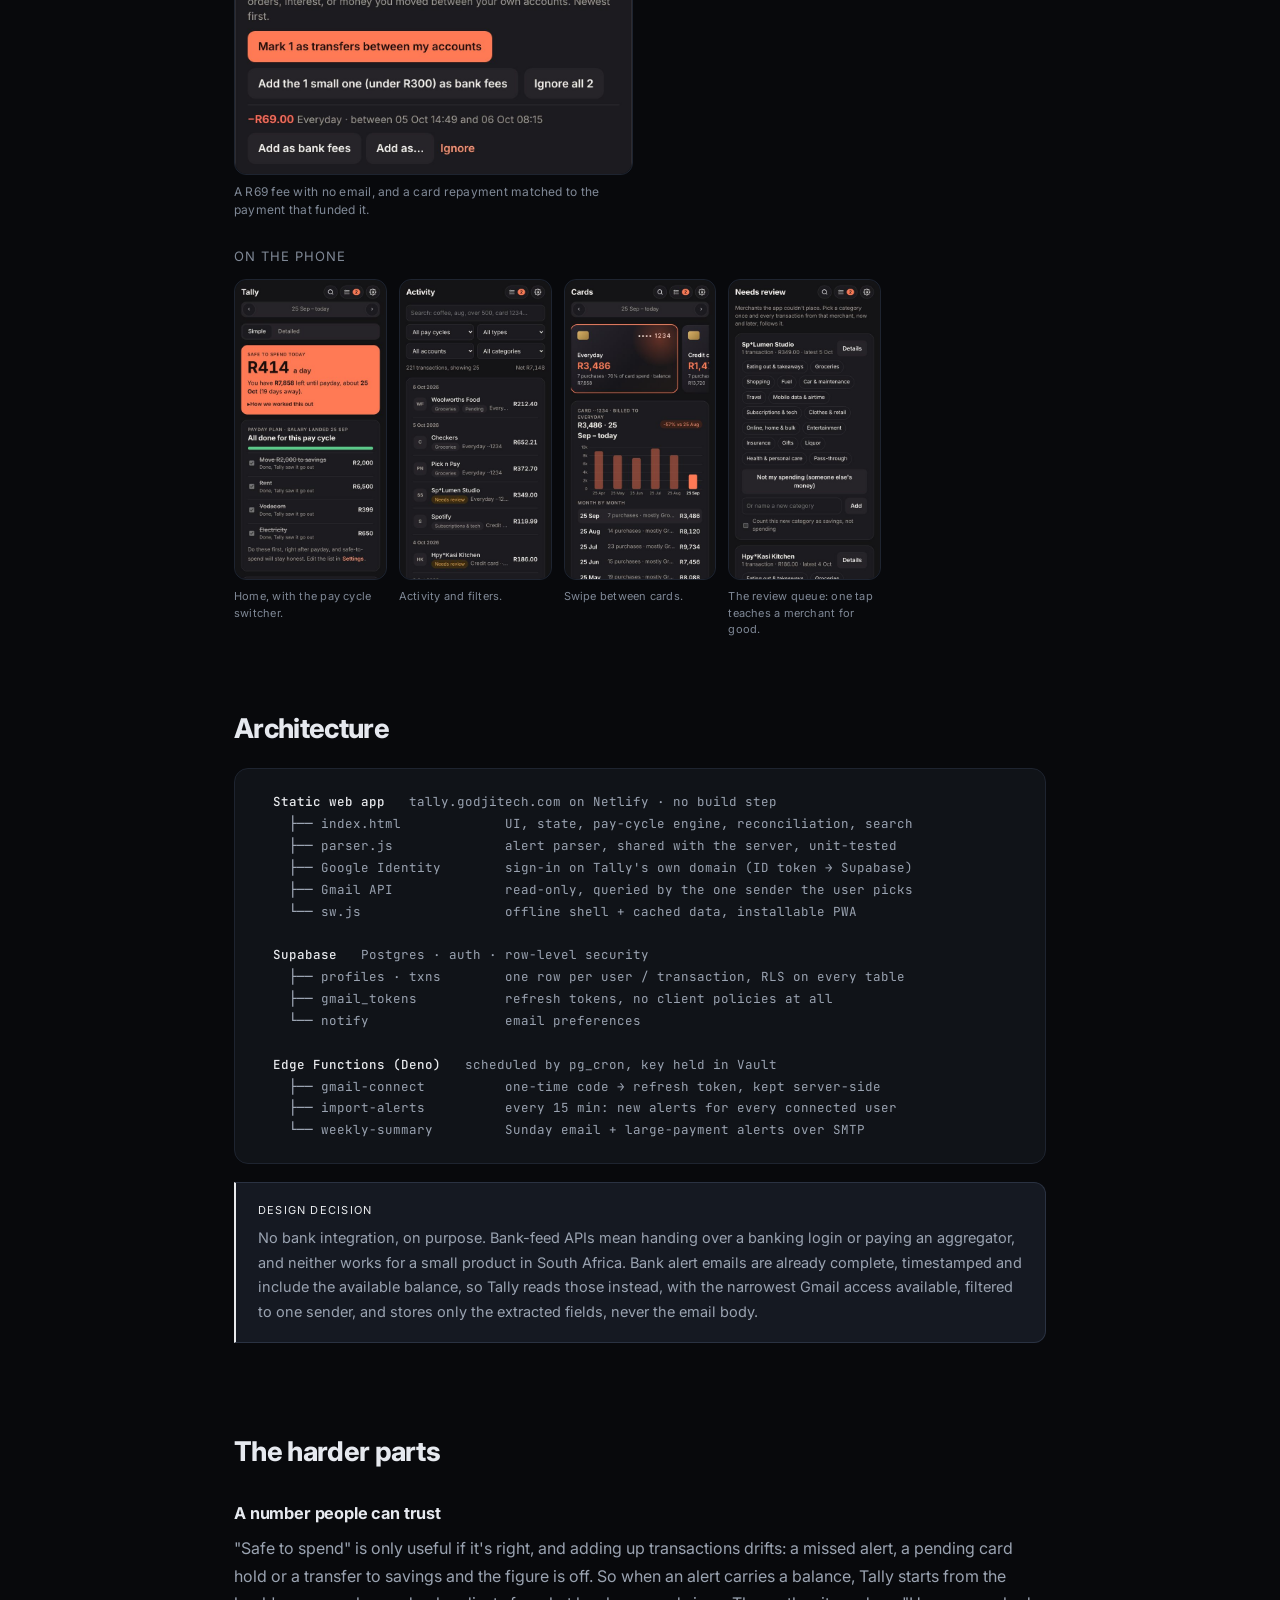
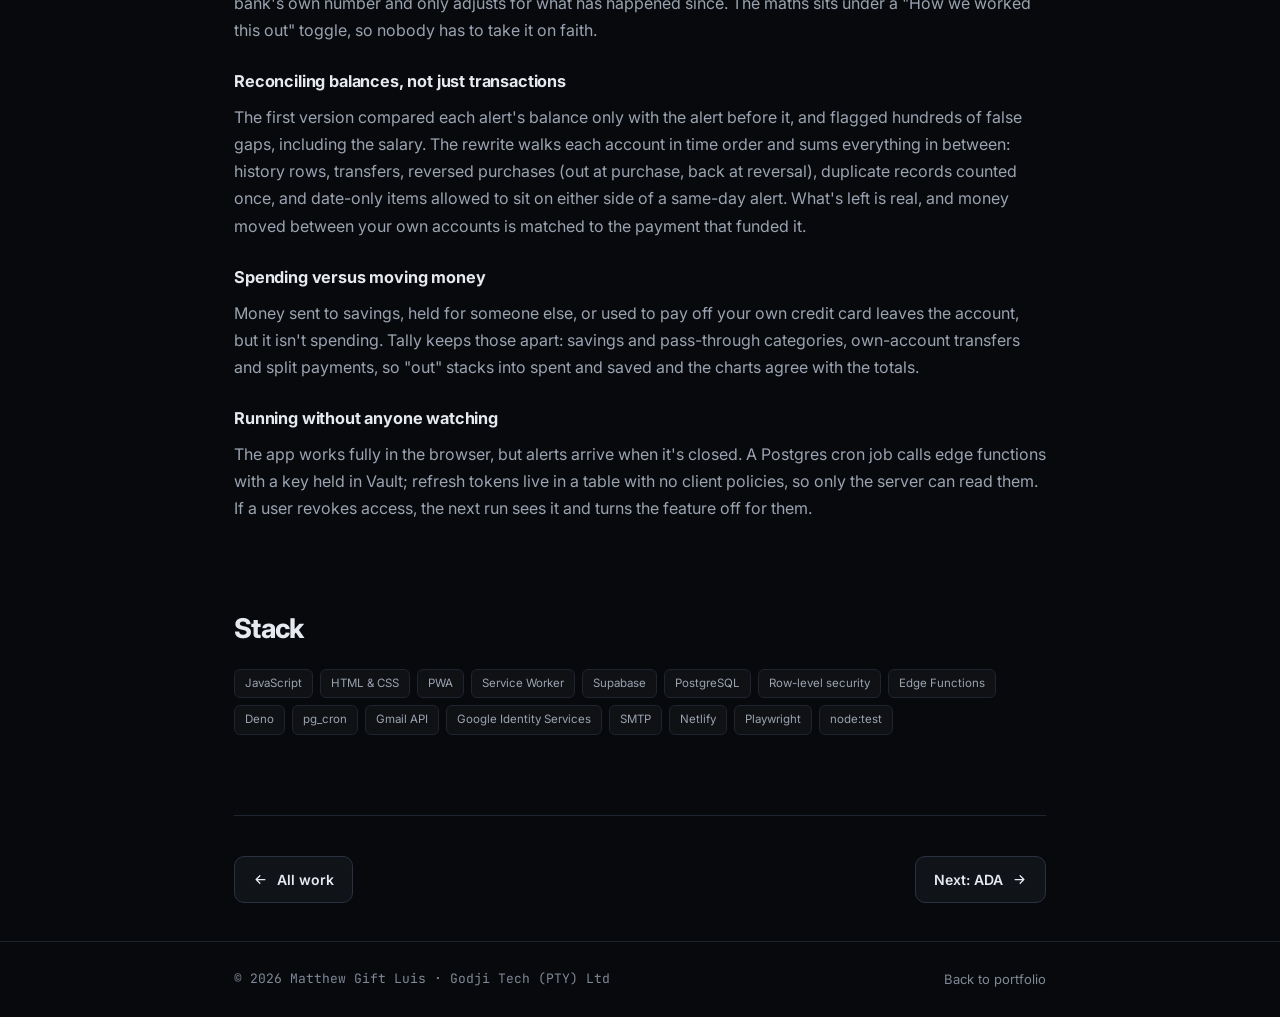
<file: case-studies/tally.html>
<!DOCTYPE html>
<html lang="en">
<head>
<meta charset="utf-8">
<meta name="viewport" content="width=device-width, initial-scale=1">
<title>Tally — Case Study | Matthew Gift Luis</title>
<meta name="description" content="A personal money tracker that turns the transaction alerts your bank already emails you into budgets, pay-cycle views, balances and a safe-to-spend number. Static web app on Supabase with read-only Gmail.">
<link rel="icon" href="../favicon.ico" sizes="any">
<link rel="icon" type="image/png" sizes="32x32" href="../assets/brand/favicon-32.png">
<link rel="apple-touch-icon" href="../assets/brand/apple-touch-icon.png">
<meta property="og:image" content="https://webdevmatt-dot.github.io/portfolio/assets/brand/og-image.jpg">
<meta property="og:image:width" content="1200">
<meta property="og:image:height" content="630">
<meta name="twitter:card" content="summary_large_image">
<meta name="theme-color" content="#08090c">
<link rel="preconnect" href="https://fonts.googleapis.com">
<link rel="preconnect" href="https://fonts.gstatic.com" crossorigin>
<link href="https://fonts.googleapis.com/css2?family=Inter:wght@400;500;600;700;800&family=JetBrains+Mono:wght@400;500&display=swap" rel="stylesheet">
<link rel="stylesheet" href="../assets/case.css?v=3">
</head>
<body>

<div class="bg-grid"></div>
<div class="bg-orb orb-a"></div>
<div class="bg-orb orb-b"></div>

<header id="hdr">
  <nav>
    <div class="nav-left">
      <a href="../index.html" class="home-mark" aria-label="webDevMatt home"><img src="../assets/brand/wdm-mark.png" alt="WDM" width="245" height="96"></a>
      <a href="../index.html#work" class="back">
      <svg viewBox="0 0 24 24" fill="none" stroke="currentColor" stroke-width="2" stroke-linecap="round" stroke-linejoin="round"><path d="M19 12H5M11 18l-6-6 6-6"/></svg>
      All work
    </a>
    </div>
    <a href="../index.html#contact" class="nav-cta">Get in touch</a>
  </nav>
</header>

<main>
  <section class="cs-hero">
    <div class="wrap">
      <div class="eyebrow reveal">Case study · Personal finance · Web app</div>
      <h1 class="reveal">Tally</h1>
      <p class="tagline reveal">
        Know exactly where your money goes. Tally reads the transaction alerts your bank already
        emails you and turns them into a live picture: what came in, what went out, where it went,
        and how much is safe to spend today. No bank login, no spreadsheets, no typing.
      </p>

      <dl class="meta reveal">
        <div><dt>Role</dt><dd>Product, design &amp; full-stack</dd></div>
        <div><dt>App</dt><dd>Single-file web app · PWA</dd></div>
        <div><dt>Data</dt><dd>Gmail API (read-only)</dd></div>
        <div><dt>Backend</dt><dd>Supabase · Postgres · Edge Functions</dd></div>
      </dl>
      <p class="live-note reveal">
        <span>Live:</span>
        <a href="https://tally.godjitech.com/" target="_blank" rel="noopener">tally.godjitech.com</a>
        <span>· a Godji Tech product. Screens below use sample data.</span>
      </p>
    </div>
  </section>

  <section class="reveal">
    <div class="wrap">
      <h2>The problem</h2>
      <p>
        Banks in South Africa email an alert for almost every transaction: a card purchase, a debit
        order, a payment, money in. That's a complete record of your spending, and it sits unread in
        an inbox. Budgeting apps want your banking password or a screen-scraping integration; the
        alternative is a spreadsheet you stop updating by the second week.
      </p>
      <p>
        The goal was <strong>a money picture that keeps itself up to date from data you already have</strong>,
        built around how people actually get paid: payday to payday, not the 1st to the 31st. It had to
        answer the one question people open a money app for (<em>can I afford this?</em>) and it had
        to run on its own, for anyone, without asking for a bank login.
      </p>
    </div>
  </section>

  <section class="reveal">
    <div class="wrap">
      <h2>What I built</h2>
      <div class="features">
        <div class="feature">
          <h4>Alerts in, transactions out</h4>
          <p>Sign in with Google, pick the sender your bank's alerts come from, and Tally imports months of history in one go. A parser pulls the amount, merchant, card, account and available balance out of each alert, and keeps checking every few minutes while the app is open.</p>
        </div>
        <div class="feature">
          <h4>Safe to spend today</h4>
          <p>One number on the home screen: the real balance from your latest alert, minus fixed payments and savings still to come this pay cycle, divided by the days to payday. "How we worked this out" shows every line of the sum.</p>
        </div>
        <div class="feature">
          <h4>Pay cycles, not months</h4>
          <p>Tally finds your salary and counts from payday to payday everywhere: totals, charts, budgets and history. A payday plan ticks itself off as rent, savings and other fixed payments go out.</p>
        </div>
        <div class="feature">
          <h4>Categories that learn</h4>
          <p>Teach it a merchant once and every past and future transaction follows. A review queue holds anything new, with "just this one", "always" or "ask me each time", plus split payments, pass-through money and savings categories that don't count as spending.</p>
        </div>
        <div class="feature">
          <h4>Money Tally didn't see</h4>
          <p>Every alert carries a balance. Tally reconciles consecutive balances against everything in between and surfaces what moved with no email: bank fees, debit orders, or money moved between your own accounts, which it matches and offers to file as a transfer.</p>
        </div>
        <div class="feature">
          <h4>While you're not looking</h4>
          <p>Optional server-side import every 15 minutes, a Sunday-evening email summary and a heads-up on large payments, sent from the product's own domain. Offline mode, undo on every bulk change, global search and Excel export.</p>
        </div>
      </div>
    </div>
  </section>

  <section class="reveal">
    <div class="wrap">
      <h2>Screens</h2>
      <p class="shots-sub">Getting in</p>
      <div class="shots">
        <figure class="shot-item">
          <div class="shot filled"><img src="../assets/shots/tally-signin.jpg" alt="Tally sign-in: 'Know exactly where your money goes' with Continue with Google, three privacy promises and a live preview of the app" loading="lazy" width="1600" height="1000"></div>
          <figcaption>Sign in on Tally's own domain. The promises up front are the ones people need before they share an inbox.</figcaption>
        </figure>
        <figure class="shot-item">
          <div class="shot filled"><img src="../assets/shots/tally-home.jpg" alt="Overview: safe to spend R414 a day, payday plan all done, where your money went by category with budgets" loading="lazy" width="1600" height="1000"></div>
          <figcaption>Home: safe to spend today, the payday plan, and where the money went this pay cycle.</figcaption>
        </figure>
      </div>

      <p class="shots-sub">Day to day</p>
      <div class="shots">
        <figure class="shot-item">
          <div class="shot filled"><img src="../assets/shots/tally-home-detailed.jpg" alt="Detailed overview with in, out and left-in-account tiles, account balances read from alerts and salary burn" loading="lazy" width="1600" height="1000"></div>
          <figcaption>The detailed view: balances read straight from alerts, and how fast the salary is going.</figcaption>
        </figure>
        <figure class="shot-item">
          <div class="shot filled"><img src="../assets/shots/tally-activity.jpg" alt="Activity list grouped by day with categories, card numbers and a needs-review badge" loading="lazy" width="1600" height="1000"></div>
          <figcaption>Activity, grouped by day. Search understands "aug", "over 500" or "card 1234".</figcaption>
        </figure>
        <figure class="shot-item">
          <div class="shot filled"><img src="../assets/shots/tally-cards.jpg" alt="Cards page with a tile per card, spend per pay cycle chart and month-by-month list" loading="lazy" width="1600" height="1000"></div>
          <figcaption>Every card gets its own tile, chart and history.</figcaption>
        </figure>
        <figure class="shot-item">
          <div class="shot filled"><img src="../assets/shots/tally-budgets.jpg" alt="Budgets with spend against each limit and a pay-cycle-by-pay-cycle table" loading="lazy" width="1600" height="1000"></div>
          <figcaption>Budgets per category, and six pay cycles side by side.</figcaption>
        </figure>
        <figure class="shot-item">
          <div class="shot filled"><img src="../assets/shots/tally-savings.jpg" alt="Savings balance over time with month-by-month transfers and auto-transfer status" loading="lazy" width="1600" height="1000"></div>
          <figcaption>Savings: the balance over time and whether the auto-transfer actually went through.</figcaption>
        </figure>
        <figure class="shot-item">
          <div class="shot filled"><img src="../assets/shots/tally-search.jpg" alt="Command-K search showing a top answer, matching category and transactions for 'groceries over 300'" loading="lazy" width="1600" height="1000"></div>
          <figcaption>⌘K search answers the question first, then shows the matches.</figcaption>
        </figure>
      </div>

      <p class="shots-sub">The reconciliation</p>
      <div class="shots">
        <figure class="shot-item">
          <div class="shot filled"><img src="../assets/shots/tally-gaps.jpg" alt="'Money Tally didn't see': an R69 bank fee with no alert, and a credit-card balance increase matched to a payment from the everyday account" loading="lazy" width="1068" height="972"></div>
          <figcaption>A R69 fee with no email, and a card repayment matched to the payment that funded it.</figcaption>
        </figure>
      </div>

      <p class="shots-sub">On the phone</p>
      <div class="shots phone browser">
        <figure class="shot-item">
          <div class="shot filled"><img src="../assets/shots/tally-m-home.jpg" alt="Phone home screen with safe to spend and the payday plan" loading="lazy" width="424" height="918"></div>
          <figcaption>Home, with the pay cycle switcher.</figcaption>
        </figure>
        <figure class="shot-item">
          <div class="shot filled"><img src="../assets/shots/tally-m-activity.jpg" alt="Phone activity list with filters" loading="lazy" width="424" height="918"></div>
          <figcaption>Activity and filters.</figcaption>
        </figure>
        <figure class="shot-item">
          <div class="shot filled"><img src="../assets/shots/tally-m-cards.jpg" alt="Phone cards page with swipeable card tiles and a chart" loading="lazy" width="424" height="918"></div>
          <figcaption>Swipe between cards.</figcaption>
        </figure>
        <figure class="shot-item">
          <div class="shot filled"><img src="../assets/shots/tally-m-review.jpg" alt="Phone review queue: pick a category once for a new merchant" loading="lazy" width="424" height="918"></div>
          <figcaption>The review queue: one tap teaches a merchant for good.</figcaption>
        </figure>
      </div>
    </div>
  </section>

  <section class="reveal">
    <div class="wrap">
      <h2>Architecture</h2>
      <div class="arch">
<pre>  <b>Static web app</b>   tally.godjitech.com on Netlify · no build step
    ├── index.html             UI, state, pay-cycle engine, reconciliation, search
    ├── parser.js              alert parser, shared with the server, unit-tested
    ├── Google Identity        sign-in on Tally's own domain (ID token → Supabase)
    ├── Gmail API              read-only, queried by the one sender the user picks
    └── sw.js                  offline shell + cached data, installable PWA

  <b>Supabase</b>   Postgres · auth · row-level security
    ├── profiles · txns        one row per user / transaction, RLS on every table
    ├── gmail_tokens           refresh tokens, no client policies at all
    └── notify                 email preferences

  <b>Edge Functions (Deno)</b>   scheduled by pg_cron, key held in Vault
    ├── gmail-connect          one-time code → refresh token, kept server-side
    ├── import-alerts          every 15 min: new alerts for every connected user
    └── weekly-summary         Sunday email + large-payment alerts over SMTP</pre>
      </div>
      <div class="callout">
        <span class="k">Design decision</span>
        <p>
          No bank integration, on purpose. Bank-feed APIs mean handing over a banking login or paying an
          aggregator, and neither works for a small product in South Africa. Bank alert emails are already
          complete, timestamped and include the available balance, so Tally reads those instead, with the
          narrowest Gmail access available, filtered to one sender, and stores only the extracted fields,
          never the email body.
        </p>
      </div>
    </div>
  </section>

  <section class="reveal">
    <div class="wrap">
      <h2>The harder parts</h2>

      <h3>A number people can trust</h3>
      <p>
        "Safe to spend" is only useful if it's right, and adding up transactions drifts: a missed alert,
        a pending card hold or a transfer to savings and the figure is off. So when an alert carries a
        balance, Tally starts from the bank's own number and only adjusts for what has happened since.
        The maths sits under a "How we worked this out" toggle, so nobody has to take it on faith.
      </p>

      <h3>Reconciling balances, not just transactions</h3>
      <p>
        The first version compared each alert's balance only with the alert before it, and flagged
        hundreds of false gaps, including the salary. The rewrite walks each account in time order and
        sums everything in between: history rows, transfers, reversed purchases (out at purchase, back at
        reversal), duplicate records counted once, and date-only items allowed to sit on either side of a
        same-day alert. What's left is real, and money moved between your own accounts is matched to the
        payment that funded it.
      </p>

      <h3>Spending versus moving money</h3>
      <p>
        Money sent to savings, held for someone else, or used to pay off your own credit card leaves the
        account, but it isn't spending. Tally keeps those apart: savings and pass-through categories,
        own-account transfers and split payments, so "out" stacks into spent and saved and the charts
        agree with the totals.
      </p>

      <h3>Running without anyone watching</h3>
      <p>
        The app works fully in the browser, but alerts arrive when it's closed. A Postgres cron job calls
        edge functions with a key held in Vault; refresh tokens live in a table with no client policies,
        so only the server can read them. If a user revokes access, the next run sees it and turns the
        feature off for them.
      </p>
    </div>
  </section>

  <section class="reveal">
    <div class="wrap">
      <h2>Stack</h2>
      <div class="tags">
        <span class="tag">JavaScript</span><span class="tag">HTML &amp; CSS</span><span class="tag">PWA</span>
        <span class="tag">Service Worker</span><span class="tag">Supabase</span><span class="tag">PostgreSQL</span>
        <span class="tag">Row-level security</span><span class="tag">Edge Functions</span><span class="tag">Deno</span>
        <span class="tag">pg_cron</span><span class="tag">Gmail API</span><span class="tag">Google Identity Services</span>
        <span class="tag">SMTP</span><span class="tag">Netlify</span><span class="tag">Playwright</span><span class="tag">node:test</span>
      </div>
    </div>
  </section>

  <div class="wrap">
    <div class="cs-nav">
      <a href="../index.html#work">
        <svg viewBox="0 0 24 24" fill="none" stroke="currentColor" stroke-width="2" stroke-linecap="round" stroke-linejoin="round"><path d="M19 12H5M11 18l-6-6 6-6"/></svg>
        All work
      </a>
      <a href="ada.html">
        Next: ADA
        <svg viewBox="0 0 24 24" fill="none" stroke="currentColor" stroke-width="2" stroke-linecap="round" stroke-linejoin="round"><path d="M5 12h14M13 6l6 6-6 6"/></svg>
      </a>
    </div>
  </div>
</main>

<footer>
  <div class="wrap foot">
    <span class="mono">© <span id="yr">2026</span> Matthew Gift Luis · Godji Tech (PTY) Ltd</span>
    <span><a href="../index.html">Back to portfolio</a></span>
  </div>
</footer>

<script src="../assets/case.js?v=3"></script>
<script src="../assets/pf.js?v=1" data-root="../" defer></script>
</body>
</html>
</file>
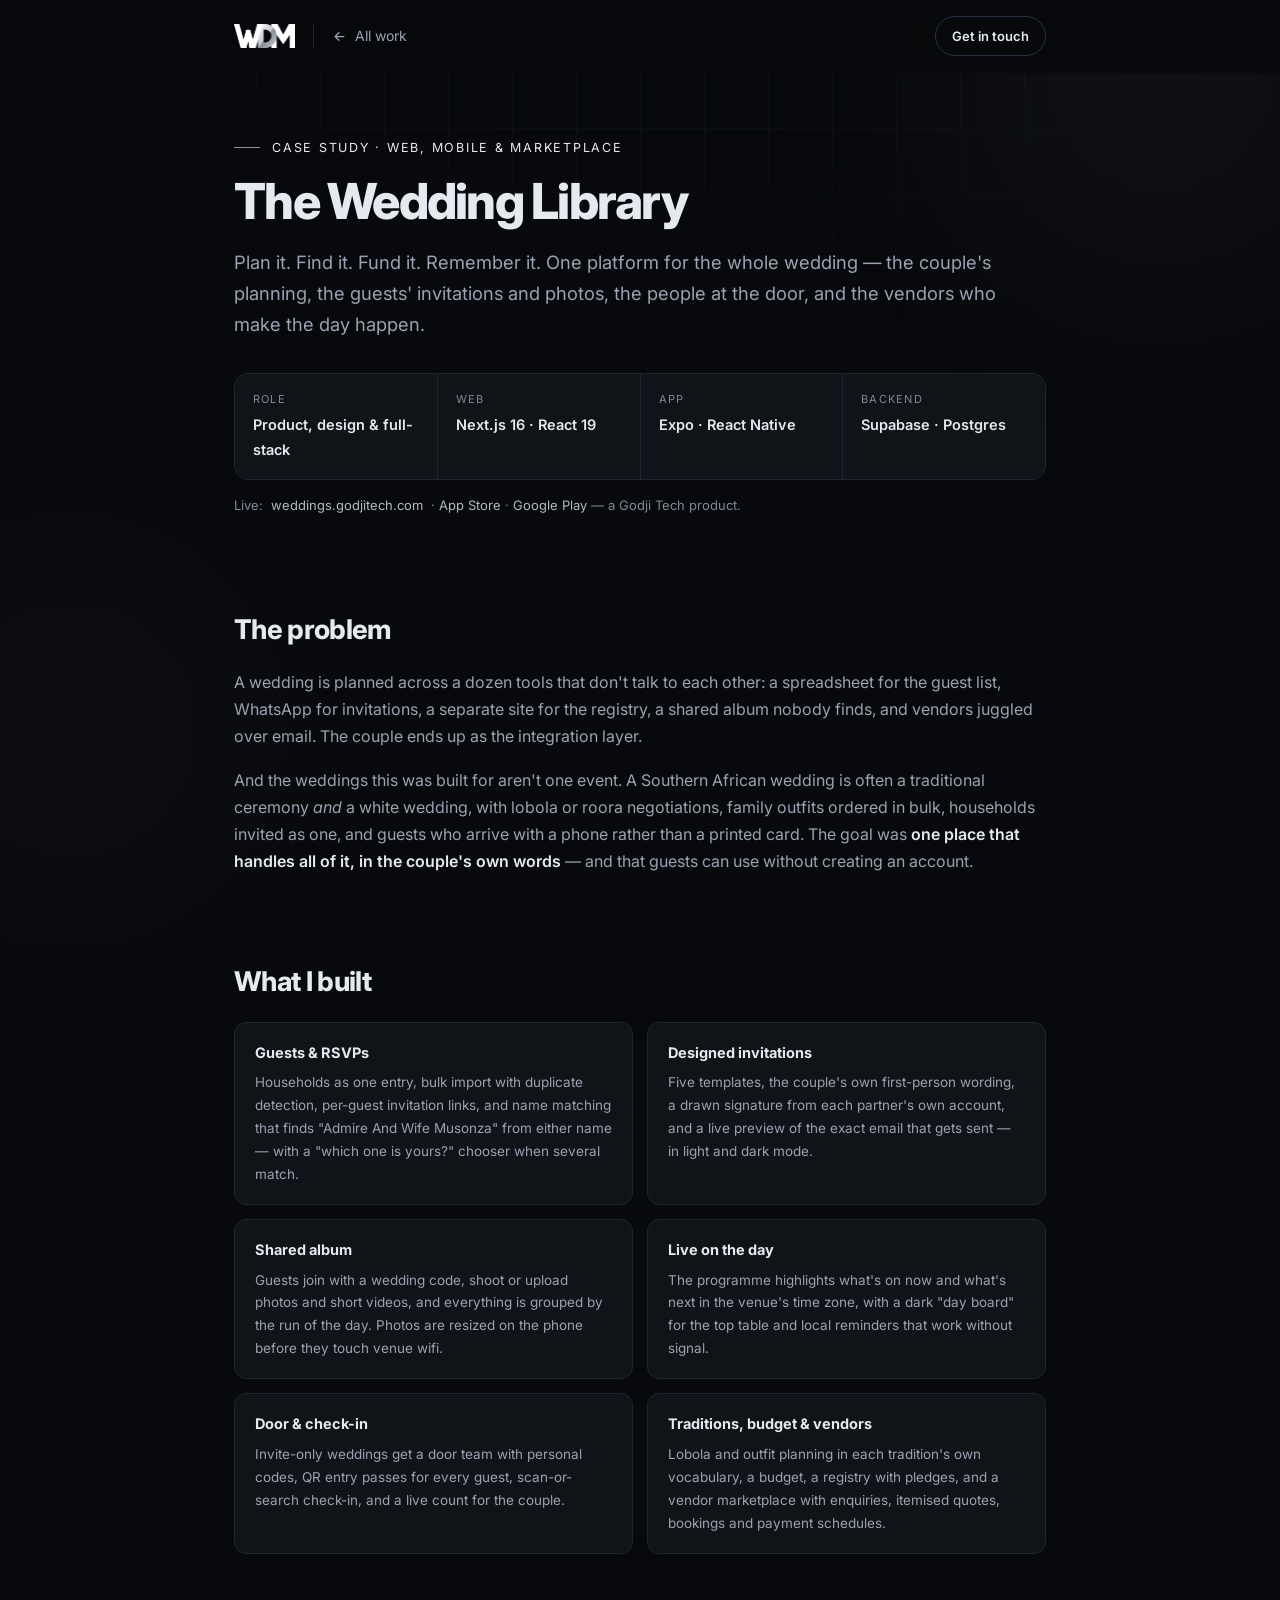
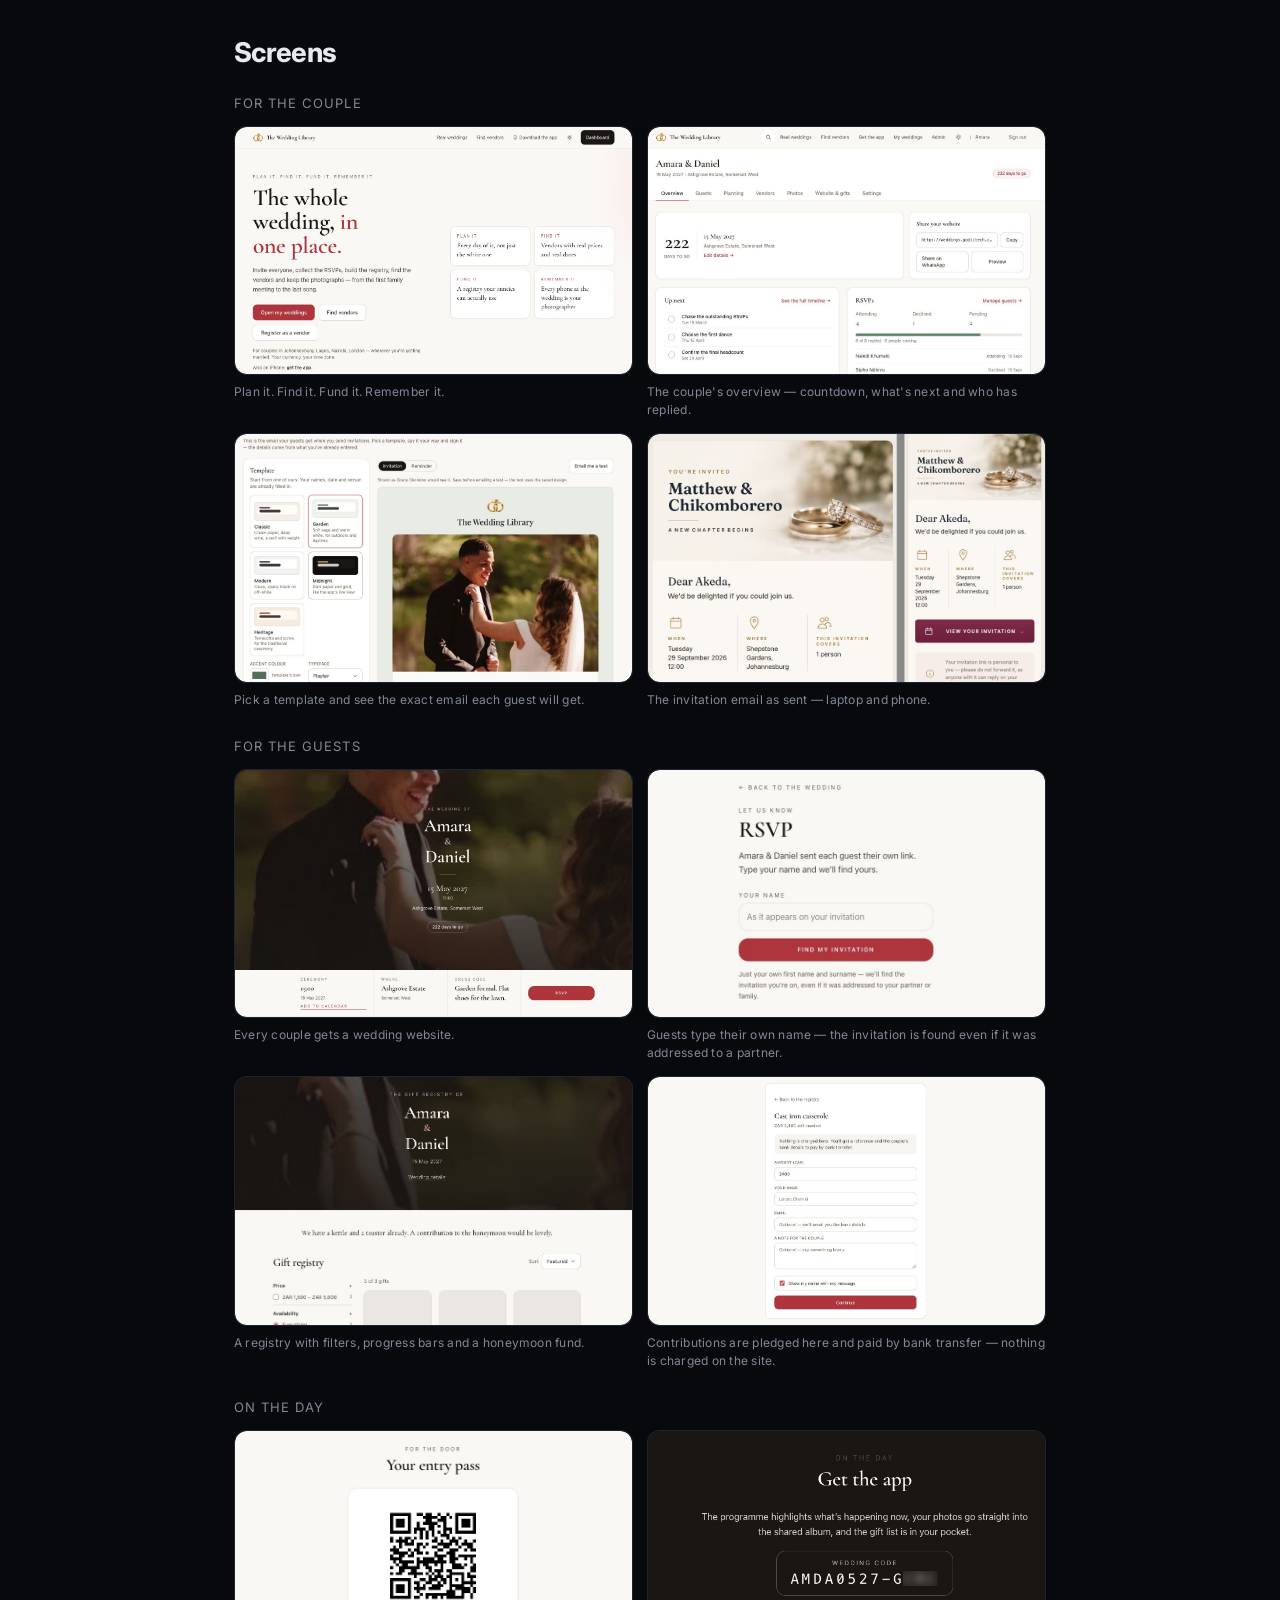
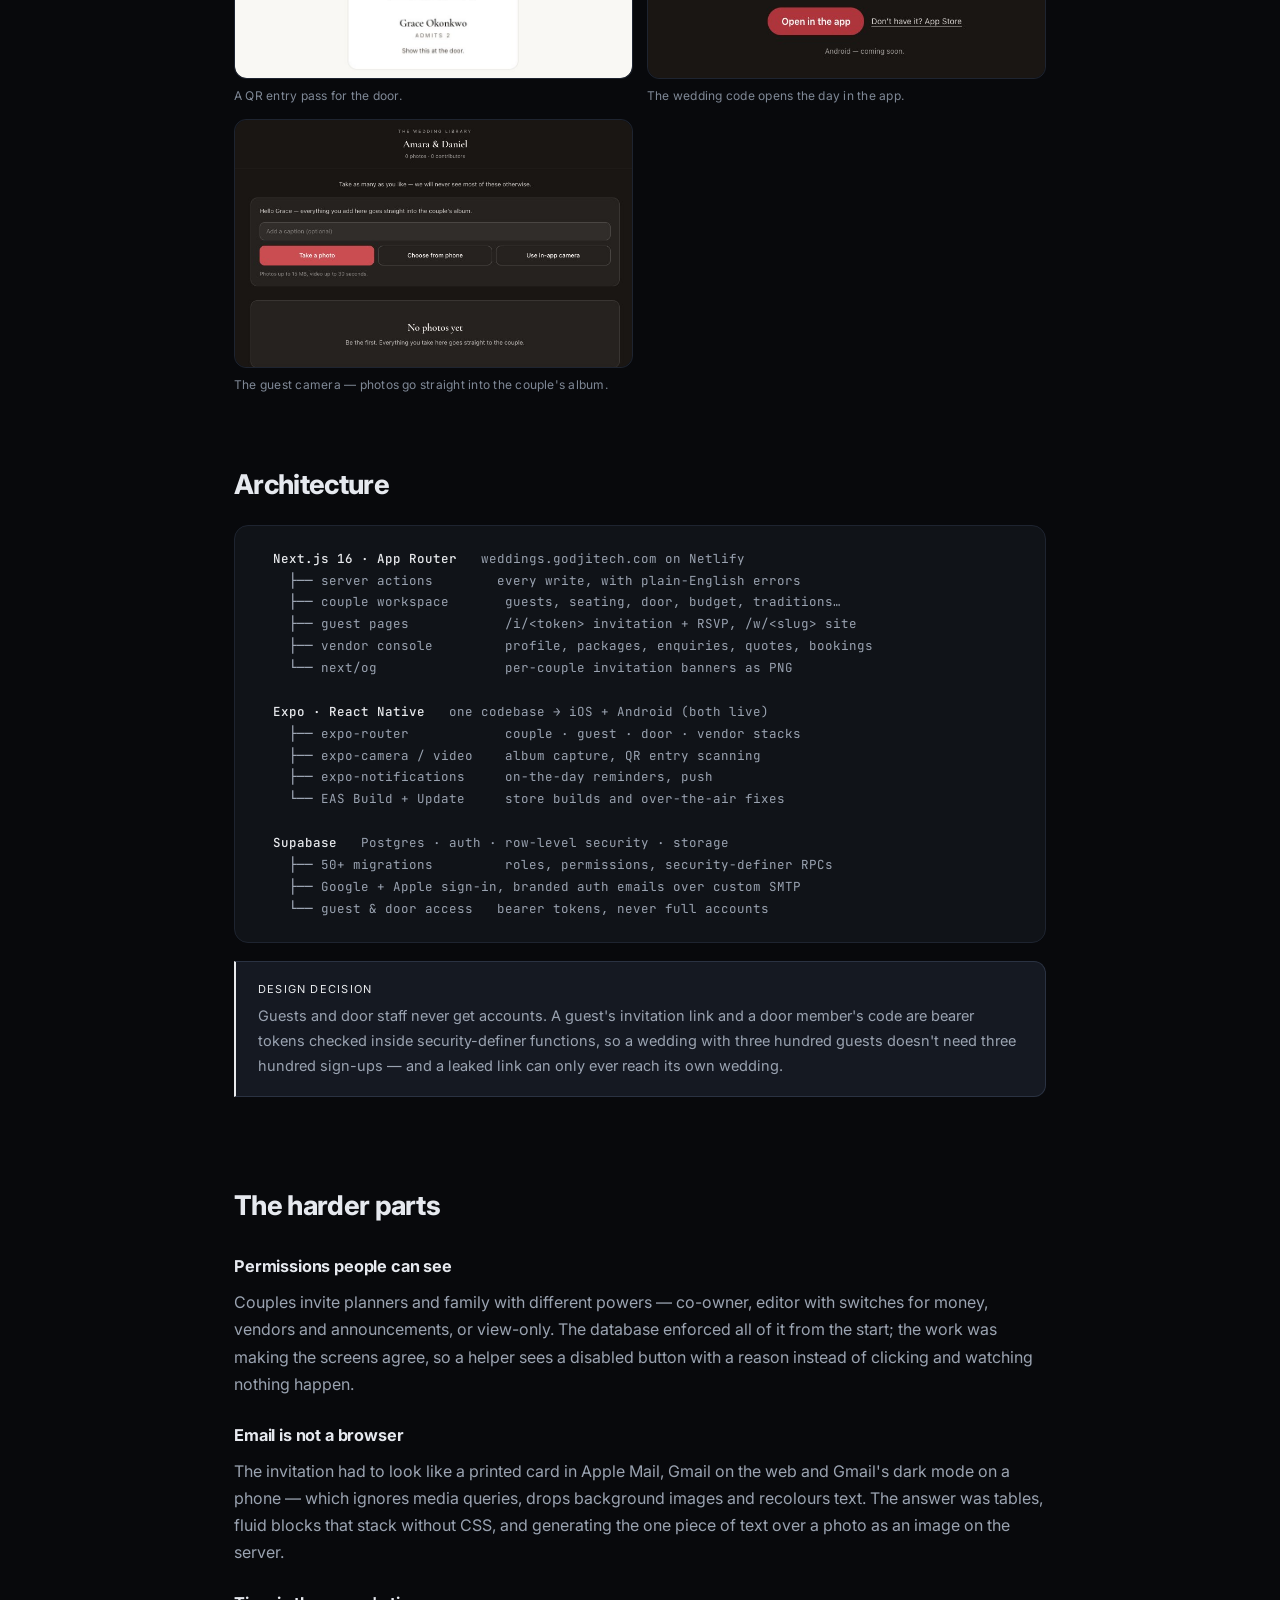
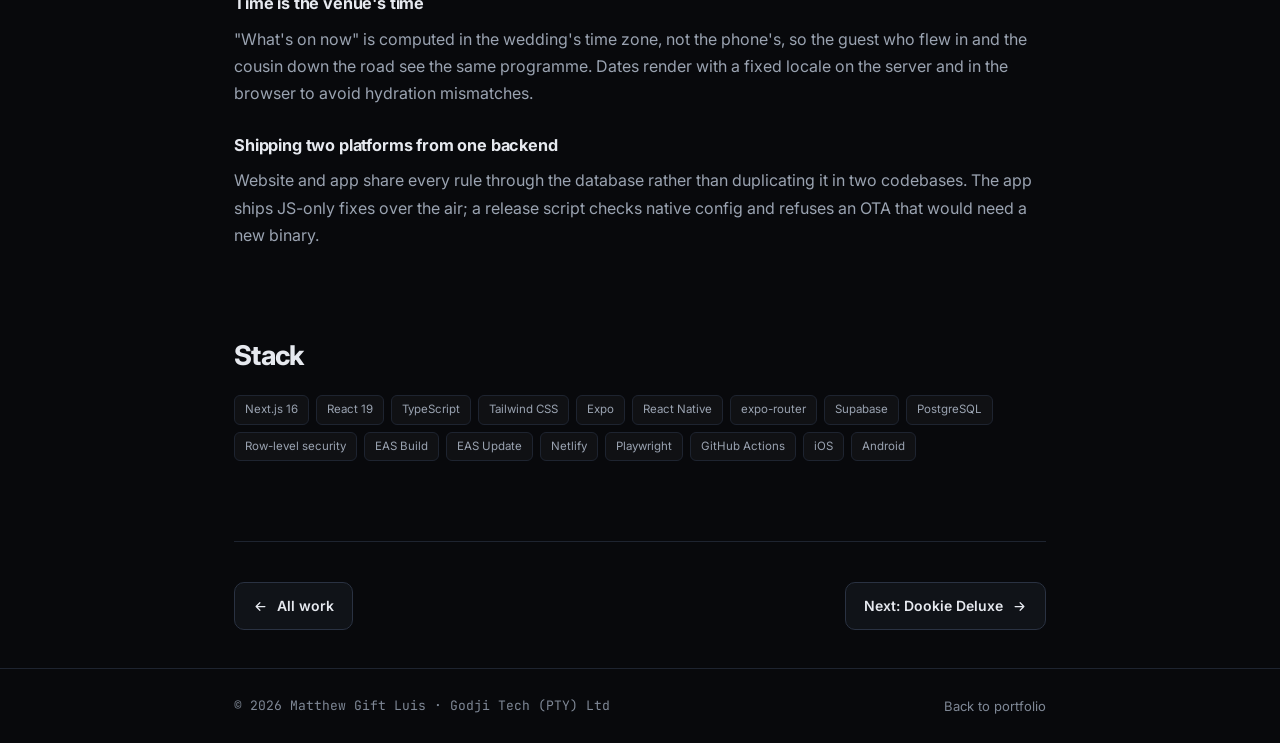
<file: case-studies/the-wedding-library.html>
<!DOCTYPE html>
<html lang="en">
<head>
<meta charset="utf-8">
<meta name="viewport" content="width=device-width, initial-scale=1">
<title>The Wedding Library — Case Study | Matthew Gift Luis</title>
<meta name="description" content="A wedding-planning platform — Next.js website and Expo app for iPhone and Android on one Supabase backend — covering guests and RSVPs, designed email invitations, a shared photo album, live programme, gift registry, door check-in and a vendor marketplace.">
<link rel="icon" href="../favicon.ico" sizes="any">
<link rel="icon" type="image/png" sizes="32x32" href="../assets/brand/favicon-32.png">
<link rel="apple-touch-icon" href="../assets/brand/apple-touch-icon.png">
<meta property="og:image" content="https://webdevmatt-dot.github.io/portfolio/assets/brand/og-image.jpg">
<meta property="og:image:width" content="1200">
<meta property="og:image:height" content="630">
<meta name="twitter:card" content="summary_large_image">
<meta name="theme-color" content="#08090c">
<link rel="preconnect" href="https://fonts.googleapis.com">
<link rel="preconnect" href="https://fonts.gstatic.com" crossorigin>
<link href="https://fonts.googleapis.com/css2?family=Inter:wght@400;500;600;700;800&family=JetBrains+Mono:wght@400;500&display=swap" rel="stylesheet">
<link rel="stylesheet" href="../assets/case.css?v=3">
</head>
<body>

<div class="bg-grid"></div>
<div class="bg-orb orb-a"></div>
<div class="bg-orb orb-b"></div>

<header id="hdr">
  <nav>
    <div class="nav-left">
      <a href="../index.html" class="home-mark" aria-label="webDevMatt home"><img src="../assets/brand/wdm-mark.png" alt="WDM" width="245" height="96"></a>
      <a href="../index.html#work" class="back">
      <svg viewBox="0 0 24 24" fill="none" stroke="currentColor" stroke-width="2" stroke-linecap="round" stroke-linejoin="round"><path d="M19 12H5M11 18l-6-6 6-6"/></svg>
      All work
    </a>
    </div>
    <a href="../index.html#contact" class="nav-cta">Get in touch</a>
  </nav>
</header>

<main>
  <section class="cs-hero">
    <div class="wrap">
      <div class="eyebrow reveal">Case study · Web, mobile &amp; marketplace</div>
      <h1 class="reveal">The Wedding Library</h1>
      <p class="tagline reveal">
        Plan it. Find it. Fund it. Remember it. One platform for the whole wedding — the couple's
        planning, the guests' invitations and photos, the people at the door, and the vendors who make
        the day happen.
      </p>

      <dl class="meta reveal">
        <div><dt>Role</dt><dd>Product, design &amp; full-stack</dd></div>
        <div><dt>Web</dt><dd>Next.js 16 · React 19</dd></div>
        <div><dt>App</dt><dd>Expo · React Native</dd></div>
        <div><dt>Backend</dt><dd>Supabase · Postgres</dd></div>
      </dl>
      <p class="live-note reveal">
        <span>Live:</span>
        <a href="https://weddings.godjitech.com/" target="_blank" rel="noopener">weddings.godjitech.com</a>
        <span>· <a href="https://apps.apple.com/app/id6811011359" target="_blank" rel="noopener">App Store</a> · <a href="https://play.google.com/store/apps/details?id=com.godjitech.weddinglibrary" target="_blank" rel="noopener">Google Play</a> — a Godji Tech product.</span>
      </p>
    </div>
  </section>

  <section class="reveal">
    <div class="wrap">
      <h2>The problem</h2>
      <p>
        A wedding is planned across a dozen tools that don't talk to each other: a spreadsheet for the
        guest list, WhatsApp for invitations, a separate site for the registry, a shared album nobody
        finds, and vendors juggled over email. The couple ends up as the integration layer.
      </p>
      <p>
        And the weddings this was built for aren't one event. A Southern African wedding is often a
        traditional ceremony <em>and</em> a white wedding, with lobola or roora negotiations, family
        outfits ordered in bulk, households invited as one, and guests who arrive with a phone rather
        than a printed card. The goal was <strong>one place that handles all of it, in the couple's own
        words</strong> — and that guests can use without creating an account.
      </p>
    </div>
  </section>

  <section class="reveal">
    <div class="wrap">
      <h2>What I built</h2>
      <div class="features">
        <div class="feature">
          <h4>Guests &amp; RSVPs</h4>
          <p>Households as one entry, bulk import with duplicate detection, per-guest invitation links, and name matching that finds "Admire And Wife Musonza" from either name — with a "which one is yours?" chooser when several match.</p>
        </div>
        <div class="feature">
          <h4>Designed invitations</h4>
          <p>Five templates, the couple's own first-person wording, a drawn signature from each partner's own account, and a live preview of the exact email that gets sent — in light and dark mode.</p>
        </div>
        <div class="feature">
          <h4>Shared album</h4>
          <p>Guests join with a wedding code, shoot or upload photos and short videos, and everything is grouped by the run of the day. Photos are resized on the phone before they touch venue wifi.</p>
        </div>
        <div class="feature">
          <h4>Live on the day</h4>
          <p>The programme highlights what's on now and what's next in the venue's time zone, with a dark "day board" for the top table and local reminders that work without signal.</p>
        </div>
        <div class="feature">
          <h4>Door &amp; check-in</h4>
          <p>Invite-only weddings get a door team with personal codes, QR entry passes for every guest, scan-or-search check-in, and a live count for the couple.</p>
        </div>
        <div class="feature">
          <h4>Traditions, budget &amp; vendors</h4>
          <p>Lobola and outfit planning in each tradition's own vocabulary, a budget, a registry with pledges, and a vendor marketplace with enquiries, itemised quotes, bookings and payment schedules.</p>
        </div>
      </div>
    </div>
  </section>

  <section class="reveal">
    <div class="wrap">
      <h2>Screens</h2>
      <p class="shots-sub">For the couple</p>
      <div class="shots">
        <figure class="shot-item">
          <div class="shot filled"><img src="../assets/shots/twl-home.jpg" alt="The Wedding Library home page: 'The whole wedding, in one place' with Plan it, Find it, Fund it, Remember it cards" loading="lazy" width="1221" height="845"></div>
          <figcaption>Plan it. Find it. Fund it. Remember it.</figcaption>
        </figure>
        <figure class="shot-item">
          <div class="shot filled"><img src="../assets/shots/twl-dashboard.jpg" alt="Couple dashboard with days to go, website sharing, upcoming tasks and RSVP progress" loading="lazy" width="1178" height="900"></div>
          <figcaption>The couple&#39;s overview — countdown, what&#39;s next and who has replied.</figcaption>
        </figure>
        <figure class="shot-item">
          <div class="shot filled"><img src="../assets/shots/twl-designer.jpg" alt="Invitation designer with five templates, accent colour, typeface and a live email preview" loading="lazy" width="1192" height="893"></div>
          <figcaption>Pick a template and see the exact email each guest will get.</figcaption>
        </figure>
        <figure class="shot-item">
          <div class="shot filled"><img src="../assets/shots/twl-invitation-email.jpg" alt="The invitation email on a laptop and a phone: names over a rings photo, three-column details, a wine button, the wedding code and an app strip" loading="lazy" width="1021" height="1386"></div>
          <figcaption>The invitation email as sent — laptop and phone.</figcaption>
        </figure>
      </div>

      <p class="shots-sub">For the guests</p>
      <div class="shots">
        <figure class="shot-item">
          <div class="shot filled"><img src="../assets/shots/twl-website.jpg" alt="Wedding website hero with the couple&#39;s names, date, venue, countdown and an RSVP bar" loading="lazy" width="1379" height="828"></div>
          <figcaption>Every couple gets a wedding website.</figcaption>
        </figure>
        <figure class="shot-item">
          <div class="shot filled"><img src="../assets/shots/twl-rsvp.jpg" alt="RSVP page asking for the guest&#39;s name to find their invitation" loading="lazy" width="832" height="520"></div>
          <figcaption>Guests type their own name — the invitation is found even if it was addressed to a partner.</figcaption>
        </figure>
        <figure class="shot-item">
          <div class="shot filled"><img src="../assets/shots/twl-registry.jpg" alt="Gift registry with price and availability filters and three gifts to contribute to" loading="lazy" width="883" height="957"></div>
          <figcaption>A registry with filters, progress bars and a honeymoon fund.</figcaption>
        </figure>
        <figure class="shot-item">
          <div class="shot filled"><img src="../assets/shots/twl-contribute.jpg" alt="Contribute form for a gift with amount, name, optional email and a note for the couple" loading="lazy" width="1011" height="632"></div>
          <figcaption>Contributions are pledged here and paid by bank transfer — nothing is charged on the site.</figcaption>
        </figure>
      </div>

      <p class="shots-sub">On the day</p>
      <div class="shots">
        <figure class="shot-item">
          <div class="shot filled"><img src="../assets/shots/twl-pass.jpg" alt="Guest entry pass with a QR code, the guest&#39;s name and the number admitted" loading="lazy" width="896" height="560"></div>
          <figcaption>A QR entry pass for the door.</figcaption>
        </figure>
        <figure class="shot-item">
          <div class="shot filled"><img src="../assets/shots/twl-app-code.jpg" alt="Get the app panel with the wedding code, partly blurred, and an Open in the app button" loading="lazy" width="787" height="427"></div>
          <figcaption>The wedding code opens the day in the app.</figcaption>
        </figure>
        <figure class="shot-item">
          <div class="shot filled"><img src="../assets/shots/twl-camera.jpg" alt="Guest camera page with Take a photo, Choose from phone and in-app camera options" loading="lazy" width="744" height="490"></div>
          <figcaption>The guest camera — photos go straight into the couple&#39;s album.</figcaption>
        </figure>
      </div>
    </div>
  </section>

  <section class="reveal">
    <div class="wrap">
      <h2>Architecture</h2>
      <div class="arch">
<pre>  <b>Next.js 16 · App Router</b>   weddings.godjitech.com on Netlify
    ├── server actions        every write, with plain-English errors
    ├── couple workspace       guests, seating, door, budget, traditions…
    ├── guest pages            /i/&lt;token&gt; invitation + RSVP, /w/&lt;slug&gt; site
    ├── vendor console         profile, packages, enquiries, quotes, bookings
    └── next/og                per-couple invitation banners as PNG

  <b>Expo · React Native</b>   one codebase → iOS + Android (both live)
    ├── expo-router            couple · guest · door · vendor stacks
    ├── expo-camera / video    album capture, QR entry scanning
    ├── expo-notifications     on-the-day reminders, push
    └── EAS Build + Update     store builds and over-the-air fixes

  <b>Supabase</b>   Postgres · auth · row-level security · storage
    ├── 50+ migrations         roles, permissions, security-definer RPCs
    ├── Google + Apple sign-in, branded auth emails over custom SMTP
    └── guest &amp; door access   bearer tokens, never full accounts</pre>
      </div>
      <div class="callout">
        <span class="k">Design decision</span>
        <p>
          Guests and door staff never get accounts. A guest's invitation link and a door member's code
          are bearer tokens checked inside security-definer functions, so a wedding with three hundred
          guests doesn't need three hundred sign-ups — and a leaked link can only ever reach its own
          wedding.
        </p>
      </div>
    </div>
  </section>

  <section class="reveal">
    <div class="wrap">
      <h2>The harder parts</h2>

      <h3>Permissions people can see</h3>
      <p>
        Couples invite planners and family with different powers — co-owner, editor with switches for
        money, vendors and announcements, or view-only. The database enforced all of it from the start;
        the work was making the screens agree, so a helper sees a disabled button with a reason instead
        of clicking and watching nothing happen.
      </p>

      <h3>Email is not a browser</h3>
      <p>
        The invitation had to look like a printed card in Apple Mail, Gmail on the web and Gmail's dark
        mode on a phone — which ignores media queries, drops background images and recolours text. The
        answer was tables, fluid blocks that stack without CSS, and generating the one piece of text over
        a photo as an image on the server.
      </p>

      <h3>Time is the venue's time</h3>
      <p>
        "What's on now" is computed in the wedding's time zone, not the phone's, so the guest who flew in
        and the cousin down the road see the same programme. Dates render with a fixed locale on the
        server and in the browser to avoid hydration mismatches.
      </p>

      <h3>Shipping two platforms from one backend</h3>
      <p>
        Website and app share every rule through the database rather than duplicating it in two
        codebases. The app ships JS-only fixes over the air; a release script checks native config and
        refuses an OTA that would need a new binary.
      </p>
    </div>
  </section>

  <section class="reveal">
    <div class="wrap">
      <h2>Stack</h2>
      <div class="tags">
        <span class="tag">Next.js 16</span><span class="tag">React 19</span><span class="tag">TypeScript</span>
        <span class="tag">Tailwind CSS</span><span class="tag">Expo</span><span class="tag">React Native</span>
        <span class="tag">expo-router</span><span class="tag">Supabase</span><span class="tag">PostgreSQL</span>
        <span class="tag">Row-level security</span><span class="tag">EAS Build</span><span class="tag">EAS Update</span>
        <span class="tag">Netlify</span><span class="tag">Playwright</span><span class="tag">GitHub Actions</span>
        <span class="tag">iOS</span><span class="tag">Android</span>
      </div>
    </div>
  </section>

  <div class="wrap">
    <div class="cs-nav">
      <a href="../index.html#work">
        <svg viewBox="0 0 24 24" fill="none" stroke="currentColor" stroke-width="2" stroke-linecap="round" stroke-linejoin="round"><path d="M19 12H5M11 18l-6-6 6-6"/></svg>
        All work
      </a>
      <a href="dookie-deluxe.html">
        Next: Dookie Deluxe
        <svg viewBox="0 0 24 24" fill="none" stroke="currentColor" stroke-width="2" stroke-linecap="round" stroke-linejoin="round"><path d="M5 12h14M13 6l6 6-6 6"/></svg>
      </a>
    </div>
  </div>
</main>

<footer>
  <div class="wrap foot">
    <span class="mono">© <span id="yr">2026</span> Matthew Gift Luis · Godji Tech (PTY) Ltd</span>
    <span><a href="../index.html">Back to portfolio</a></span>
  </div>
</footer>

<script src="../assets/case.js?v=3"></script>
<script src="../assets/pf.js?v=1" data-root="../" defer></script>
</body>
</html>
</file>
<file: assets/case.css>
/* Shared styles for case study pages — matches index.html theme */

:root{
  --bg:#08090c;
  --surface:#101318;
  --surface-2:#151922;
  --line:#1e2430;
  --line-2:#2a3242;
  --text:#e6e9ef;
  --muted:#9aa3b1;
  --dim:#7f8896;
  --accent:#e8eaed;
  --accent-2:#b4b9bf;
  --accent-3:#7d838a;
  --glow:rgba(232,234,237,.10);
  --radius:14px;
  --max:860px;
}
*{box-sizing:border-box;margin:0;padding:0}
html{scroll-behavior:smooth}
body{
  background:var(--bg);color:var(--text);
  font-family:'Inter',-apple-system,BlinkMacSystemFont,'Segoe UI',sans-serif;
  font-size:16px;line-height:1.7;-webkit-font-smoothing:antialiased;overflow-x:hidden;
}
::selection{background:var(--accent);color:#0b0b0c}
a{color:inherit;text-decoration:none}
.mono{font-family:'JetBrains Mono',ui-monospace,SFMono-Regular,Menlo,monospace}

.bg-grid{
  position:fixed;inset:0;z-index:0;pointer-events:none;
  background-image:linear-gradient(var(--line) 1px,transparent 1px),linear-gradient(90deg,var(--line) 1px,transparent 1px);
  background-size:64px 64px;opacity:.26;
  mask-image:radial-gradient(ellipse 80% 50% at 50% 0%,#000 30%,transparent 75%);
  -webkit-mask-image:radial-gradient(ellipse 80% 50% at 50% 0%,#000 30%,transparent 75%);
}
.bg-orb{position:fixed;z-index:0;pointer-events:none;border-radius:50%;filter:blur(110px);opacity:.45}
.orb-a{width:480px;height:480px;top:-160px;right:-120px;background:rgba(180,185,191,.10)}
.orb-b{width:420px;height:420px;top:520px;left:-140px;background:rgba(232,234,237,.07)}

.wrap{position:relative;z-index:1;max-width:var(--max);margin:0 auto;padding:0 24px}

/* nav */
header{
  position:sticky;top:0;z-index:50;
  backdrop-filter:blur(14px);-webkit-backdrop-filter:blur(14px);
  background:rgba(8,9,12,.72);border-bottom:1px solid transparent;transition:border-color .3s;
}
header.scrolled{border-bottom-color:var(--line)}
nav{max-width:var(--max);margin:0 auto;padding:16px 24px;display:flex;align-items:center;justify-content:space-between;gap:16px}
.nav-left{display:flex;align-items:center;gap:18px}
.home-mark img{display:block;height:24px;width:auto}
.home-mark{padding-right:18px;border-right:1px solid var(--line)}
.back{display:inline-flex;align-items:center;gap:8px;font-size:14px;color:var(--muted);transition:color .18s}
.back:hover{color:var(--text)}
.back svg{width:15px;height:15px}
.nav-cta{font-size:13px;font-weight:600;padding:8px 16px;border-radius:99px;border:1px solid var(--line-2);transition:all .2s}
.nav-cta:hover{border-color:var(--accent);color:var(--accent);box-shadow:0 0 24px var(--glow)}

/* hero */
.cs-hero{padding:64px 0 40px}
.eyebrow{display:flex;align-items:center;gap:12px;font-size:12.5px;letter-spacing:.14em;text-transform:uppercase;color:var(--accent);margin-bottom:16px}
.eyebrow::before{content:'';width:26px;height:1px;background:var(--accent);opacity:.6}
h1{font-size:clamp(2rem,5vw,3.1rem);line-height:1.1;font-weight:800;letter-spacing:-.035em;margin-bottom:18px}
.tagline{font-size:clamp(1rem,2vw,1.15rem);color:var(--muted);margin-bottom:32px}

.meta{display:grid;grid-template-columns:repeat(auto-fit,minmax(160px,1fr));gap:1px;background:var(--line);border:1px solid var(--line);border-radius:var(--radius);overflow:hidden;margin-bottom:14px}
.meta div{background:var(--surface);padding:16px 18px}
.meta dt{font-size:11px;letter-spacing:.11em;text-transform:uppercase;color:var(--dim);margin-bottom:5px}
.meta dd{font-size:14.5px;font-weight:600}

.live-note{font-size:13px;color:var(--dim);display:flex;flex-wrap:wrap;align-items:center;gap:8px}
.live-note a{color:var(--accent-2);border-bottom:1px solid transparent;transition:border-color .18s}
.live-note a:hover{border-bottom-color:var(--accent-2)}

/* body */
main section{padding:34px 0}
h2{font-size:clamp(1.3rem,2.6vw,1.7rem);font-weight:750;letter-spacing:-.025em;margin-bottom:16px;scroll-margin-top:80px}
h3{font-size:1.02rem;font-weight:700;letter-spacing:-.01em;margin:24px 0 8px}
p{color:var(--muted);margin-bottom:16px}
p strong,li strong{color:var(--text);font-weight:600}
ul,ol{color:var(--muted);margin:0 0 16px 0;padding-left:20px}
li{margin-bottom:7px}
li::marker{color:var(--dim)}

.divider{height:1px;background:var(--line);border:0;margin:12px 0}

/* feature grid */
.features{display:grid;grid-template-columns:repeat(2,1fr);gap:14px;margin-bottom:8px}
@media(max-width:640px){.features{grid-template-columns:1fr}}
.feature{border:1px solid var(--line);background:var(--surface);border-radius:12px;padding:18px 20px}
.feature h4{font-size:14.5px;font-weight:700;margin-bottom:6px}
.feature p{font-size:13.5px;margin:0}

/* architecture block */
.arch{
  border:1px solid var(--line);background:var(--surface);border-radius:var(--radius);
  padding:22px;overflow-x:auto;margin-bottom:18px;
}
.arch pre{
  font-family:'JetBrains Mono',ui-monospace,SFMono-Regular,Menlo,monospace;
  font-size:12.5px;line-height:1.75;color:var(--muted);white-space:pre;
}
.arch pre b{color:var(--accent);font-weight:500}

/* callout */
.callout{
  border:1px solid var(--line-2);border-left:2px solid var(--accent);
  background:var(--surface-2);border-radius:0 12px 12px 0;padding:18px 22px;margin-bottom:18px;
}
.callout p{margin:0;font-size:14.5px}
.callout .k{font-size:11px;letter-spacing:.11em;text-transform:uppercase;color:var(--accent);display:block;margin-bottom:6px}

/* tags */
.tags{display:flex;flex-wrap:wrap;gap:7px;margin-bottom:16px}
.tag{font-size:11.5px;padding:4px 10px;border-radius:6px;background:rgba(255,255,255,.035);border:1px solid var(--line);color:var(--muted)}

/* screenshots */
.shots{display:grid;grid-template-columns:repeat(2,1fr);gap:14px}
@media(max-width:640px){.shots{grid-template-columns:1fr}}
.shot{
  border:1px dashed var(--line-2);background:var(--surface);border-radius:12px;
  aspect-ratio:16/10;display:flex;flex-direction:column;align-items:center;justify-content:center;
  gap:6px;text-align:center;padding:16px;
}
.shot span{font-size:12px;color:var(--dim);letter-spacing:.02em}
.shot .lbl{font-size:13px;color:var(--muted);font-weight:600}
.shot img{width:100%;height:100%;object-fit:cover;object-position:top center;border-radius:12px;display:block}
.shot.filled{
  border-style:solid;border-color:var(--line);padding:0;overflow:hidden;margin:0;
  transition:border-color .25s ease,transform .25s ease;
}
.shot.filled:hover{border-color:var(--line-2);transform:translateY(-2px)}
/* phone screenshots */
.shots.phone{grid-template-columns:repeat(5,1fr);gap:12px}
@media(max-width:820px){.shots.phone{grid-template-columns:repeat(3,1fr)}}
@media(max-width:520px){.shots.phone{grid-template-columns:repeat(2,1fr)}}
.shots.phone .shot{aspect-ratio:9/19.5}
.shots.phone .shot-item figcaption{font-size:11px}
/* phone-width browser captures (taller than 9:19.5 crops would allow) */
.shots.phone.browser .shot{aspect-ratio:424/836}
.shots-sub{font-size:13px;letter-spacing:.08em;text-transform:uppercase;color:var(--dim);margin:26px 0 12px}
.shots-sub:first-of-type{margin-top:0}

.shot-item{margin:0;display:flex;flex-direction:column;gap:8px}
.shot-item figcaption{font-size:12px;color:var(--dim);letter-spacing:.02em;line-height:1.5}
.redaction-note{
  display:flex;align-items:flex-start;gap:9px;
  font-size:12.5px;color:var(--dim);margin-top:18px;line-height:1.6;
}
.redaction-note svg{width:14px;height:14px;flex:none;margin-top:4px;opacity:.7}

/* footer nav */
.cs-nav{display:flex;flex-wrap:wrap;gap:12px;justify-content:space-between;padding:40px 0 8px;border-top:1px solid var(--line);margin-top:30px}
.cs-nav a{
  display:inline-flex;align-items:center;gap:9px;font-size:14px;font-weight:600;
  padding:11px 18px;border-radius:10px;border:1px solid var(--line-2);background:var(--surface);
  transition:border-color .2s,transform .18s;
}
.cs-nav a:hover{border-color:var(--dim);transform:translateY(-2px)}
.cs-nav svg{width:15px;height:15px}

footer{border-top:1px solid var(--line);padding:26px 0;position:relative;z-index:1;margin-top:30px}
.foot{display:flex;flex-wrap:wrap;gap:12px;align-items:center;justify-content:space-between;font-size:13px;color:var(--dim)}
.foot a:hover{color:var(--accent)}

/* reveal */
.reveal{opacity:0;transform:translateY(16px);transition:opacity .55s cubic-bezier(.2,.7,.3,1),transform .55s cubic-bezier(.2,.7,.3,1)}
.reveal.in{opacity:1;transform:none}
@media(prefers-reduced-motion:reduce){
  .reveal{opacity:1;transform:none;transition:none}
  html{scroll-behavior:auto}
}

/* ---------- lightbox ---------- */
.shot.filled{cursor:zoom-in}
.shot.filled:focus-visible{outline:2px solid var(--accent);outline-offset:3px}
.lb{
  position:fixed;inset:0;z-index:100;display:flex;flex-direction:column;
  background:rgba(4,5,8,.94);backdrop-filter:blur(6px);-webkit-backdrop-filter:blur(6px);
  opacity:0;visibility:hidden;transition:opacity .2s ease,visibility .2s;
}
.lb.open{opacity:1;visibility:visible}
.lb-bar{display:flex;align-items:center;justify-content:space-between;gap:12px;padding:14px 18px;flex:none}
.lb-count{font-family:'JetBrains Mono',ui-monospace,monospace;font-size:12px;color:var(--muted);letter-spacing:.06em}
.lb-tools{display:flex;gap:8px}
.lb-btn{
  appearance:none;border:1px solid var(--line-2);background:var(--surface);color:var(--text);
  width:40px;height:40px;border-radius:10px;display:inline-flex;align-items:center;justify-content:center;
  cursor:pointer;transition:border-color .18s,background .18s;
}
.lb-btn:hover{border-color:var(--muted);background:var(--surface-2)}
.lb-btn:focus-visible{outline:2px solid var(--accent);outline-offset:2px}
.lb-btn svg{width:18px;height:18px}
.lb-stage{flex:1;min-height:0;overflow:auto;display:flex;align-items:center;justify-content:center;padding:0 64px;overscroll-behavior:contain}
.lb-stage img{
  max-width:100%;max-height:100%;width:auto;height:auto;object-fit:contain;display:block;
  border-radius:10px;box-shadow:0 20px 60px rgba(0,0,0,.5);cursor:zoom-in;user-select:none;
}
.lb.zoomed .lb-stage{align-items:flex-start}
.lb.zoomed .lb-stage img{max-width:none;max-height:none;cursor:zoom-out;margin:auto}
.lb-nav{position:absolute;top:50%;transform:translateY(-50%);z-index:2}
.lb-prev{left:14px}.lb-next{right:14px}
.lb-cap{flex:none;padding:14px 20px 20px;text-align:center;font-size:13.5px;color:var(--muted);max-width:760px;margin:0 auto;line-height:1.5}
.lb.single .lb-nav{display:none}
@media(max-width:640px){
  .lb-stage{padding:0 10px}
  .lb-nav{top:auto;bottom:14px;transform:none}
  .lb-cap{padding:14px 62px 22px;min-height:68px;display:flex;align-items:center;justify-content:center}
}
body.lb-lock{overflow:hidden}
</file>
